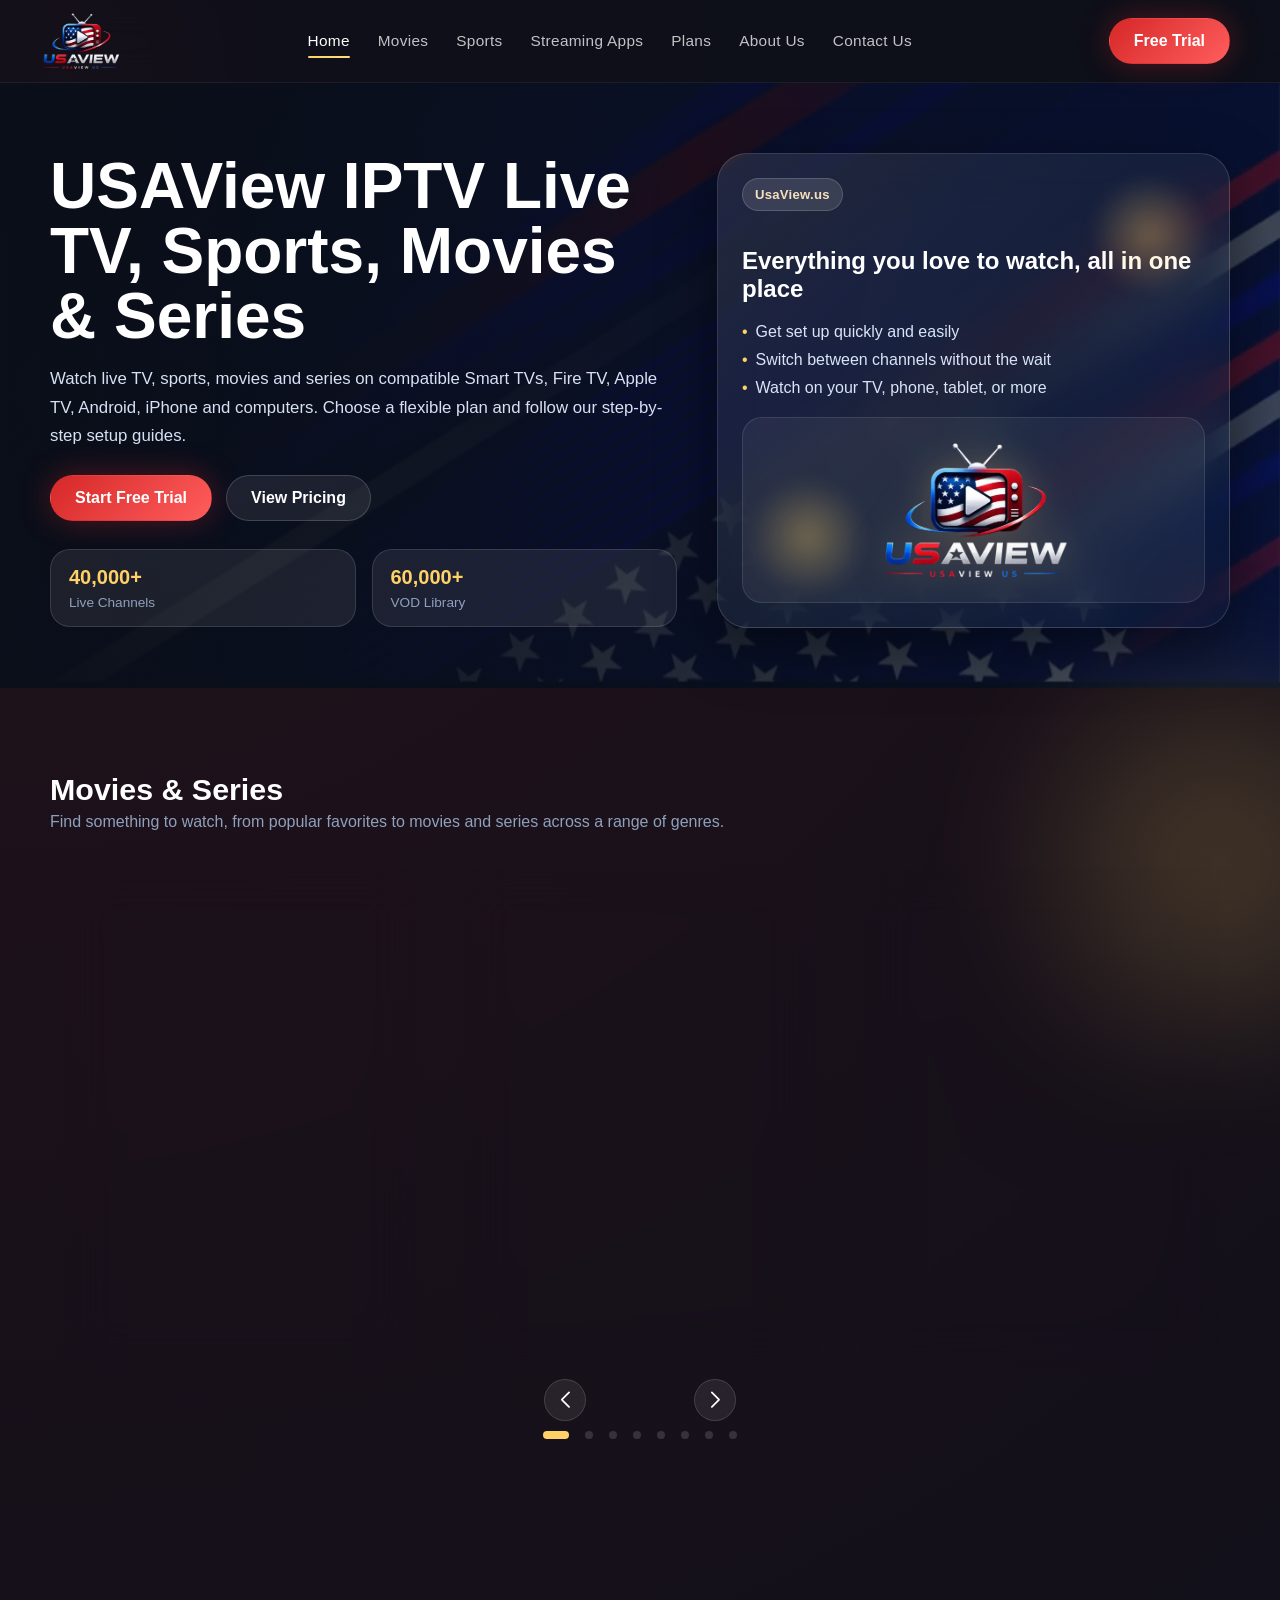
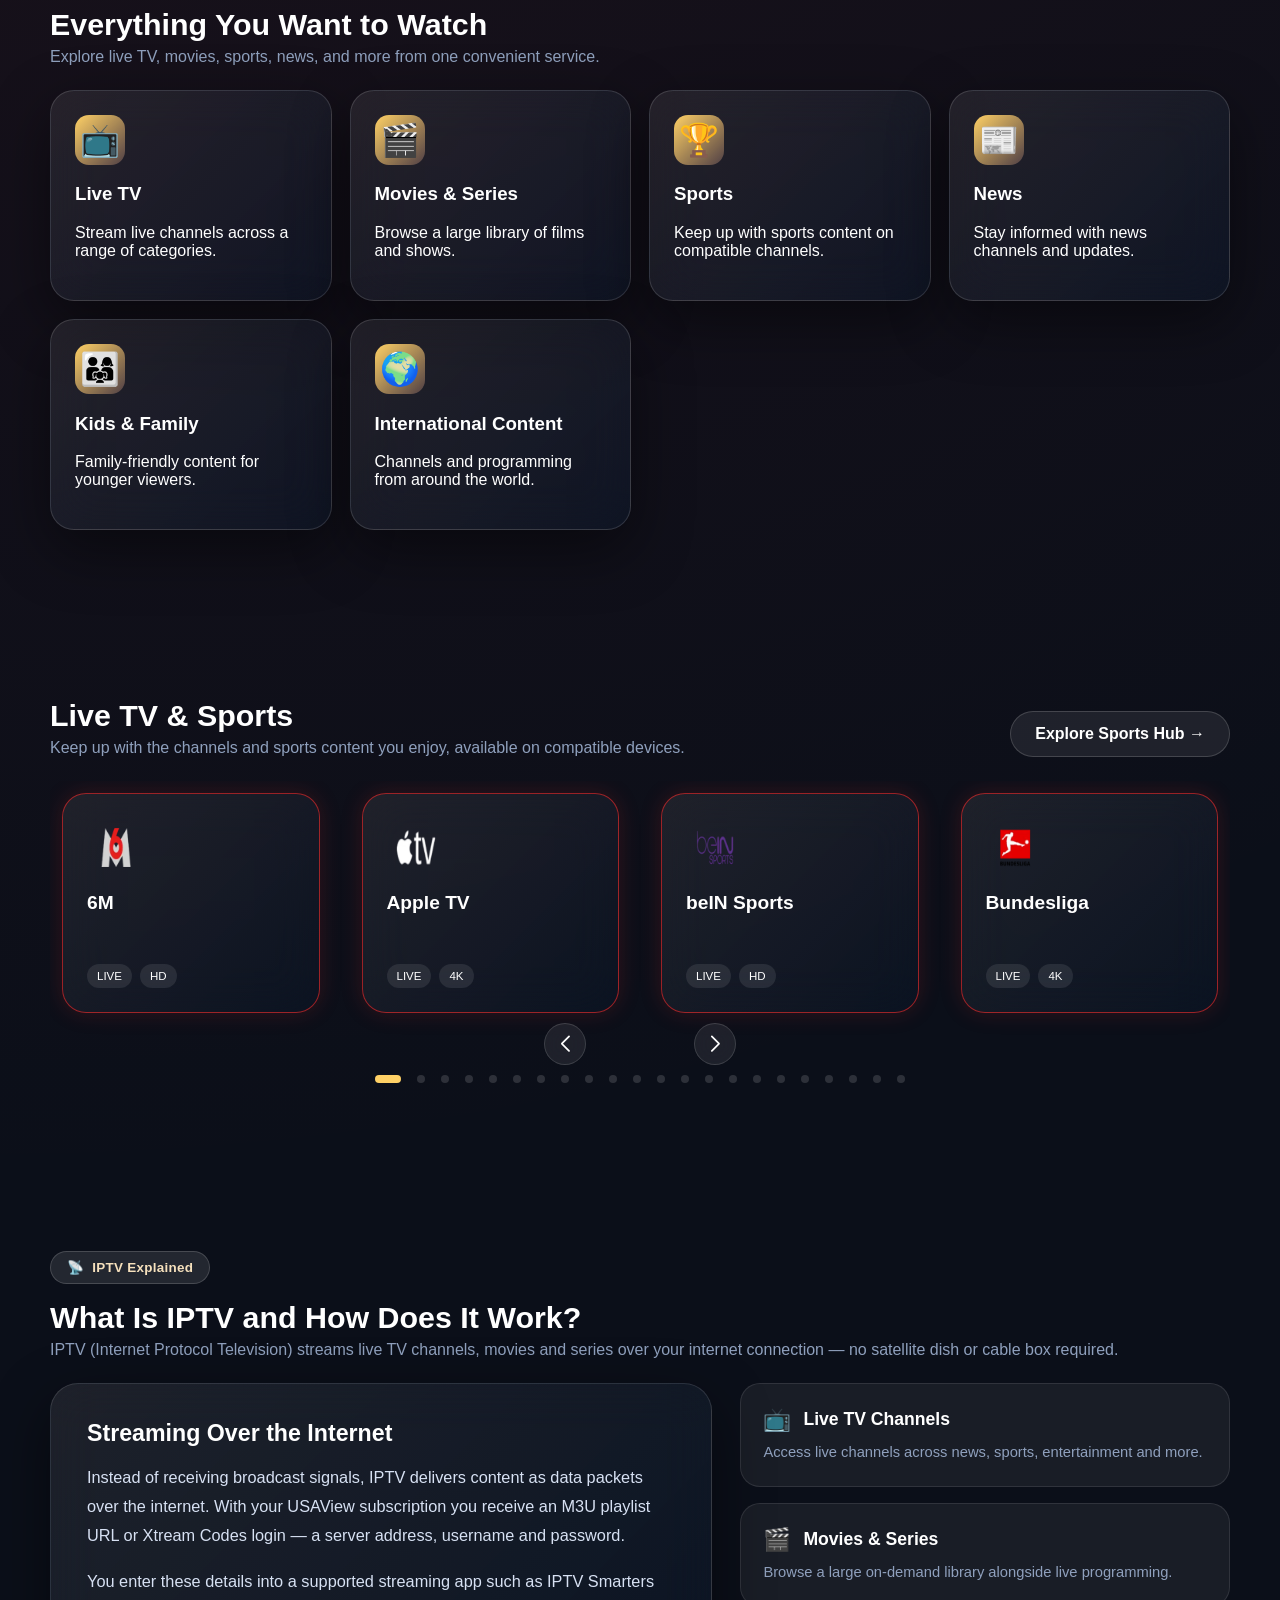
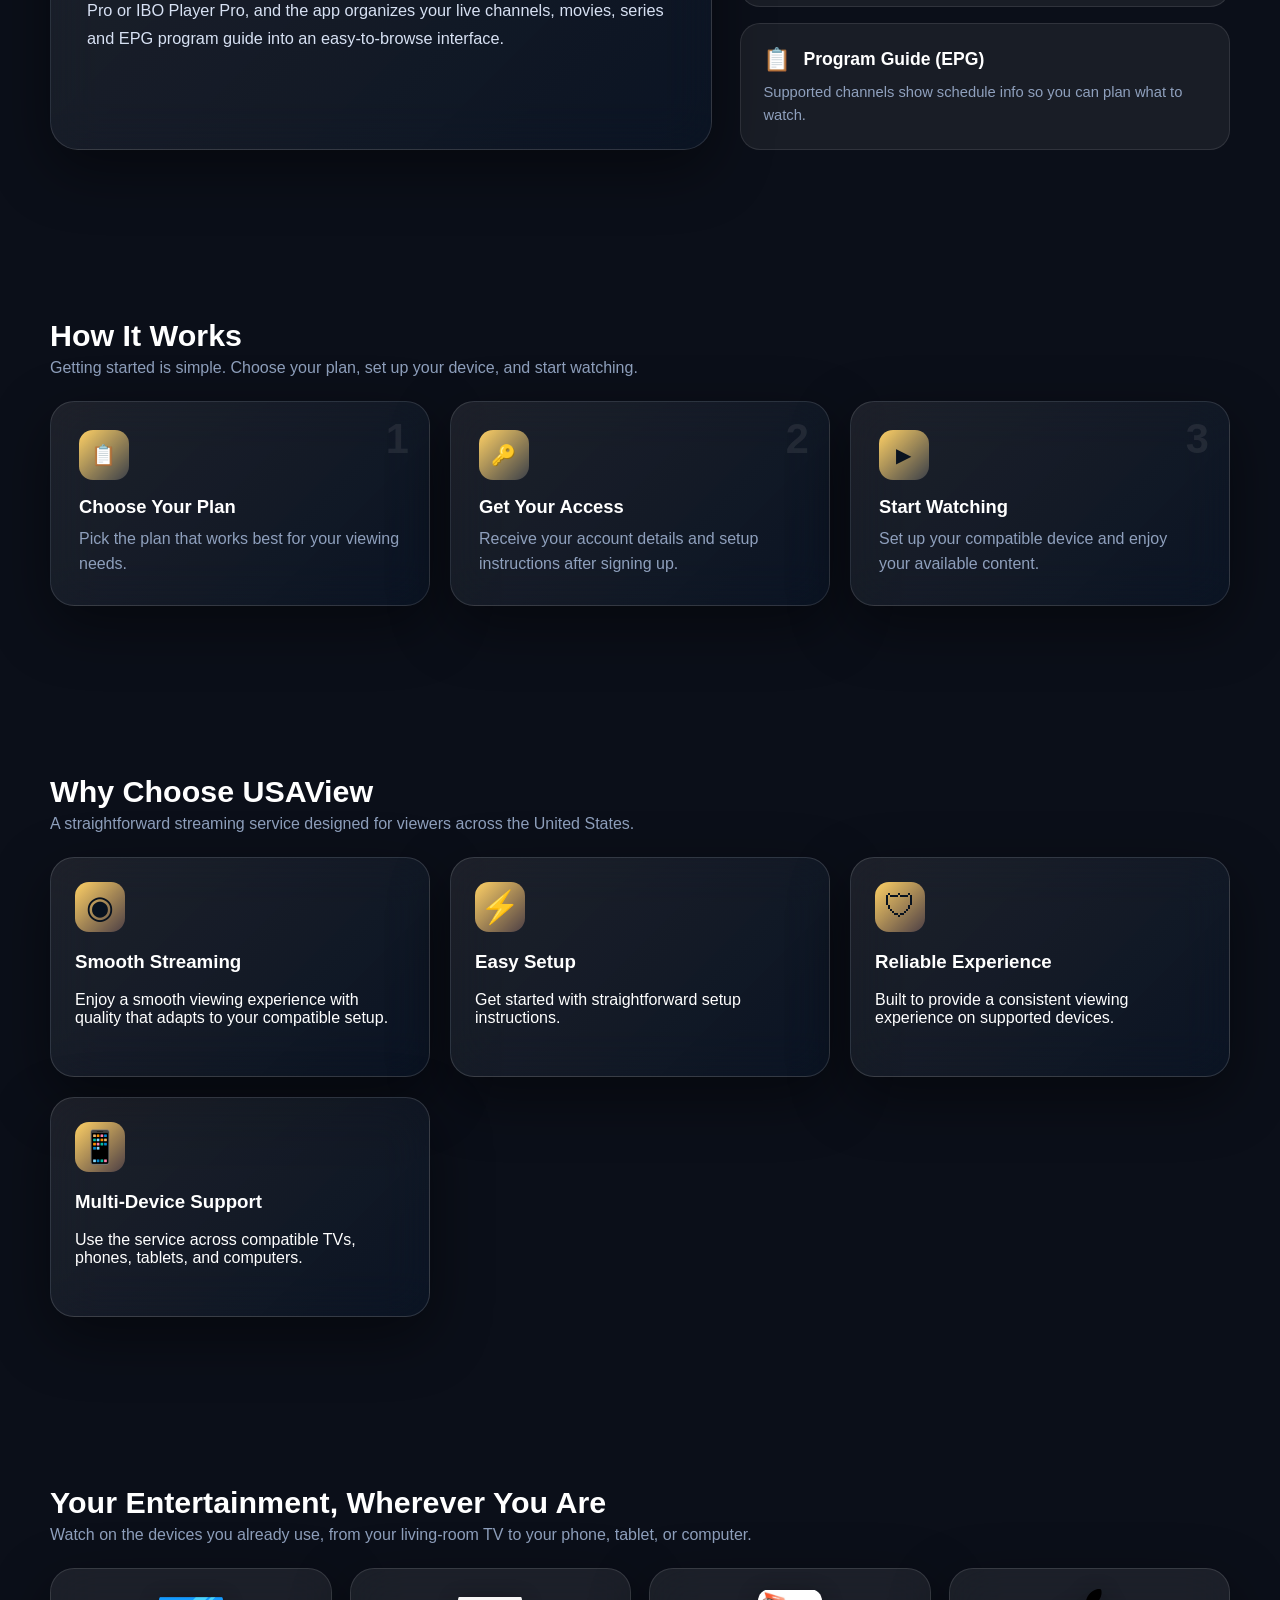
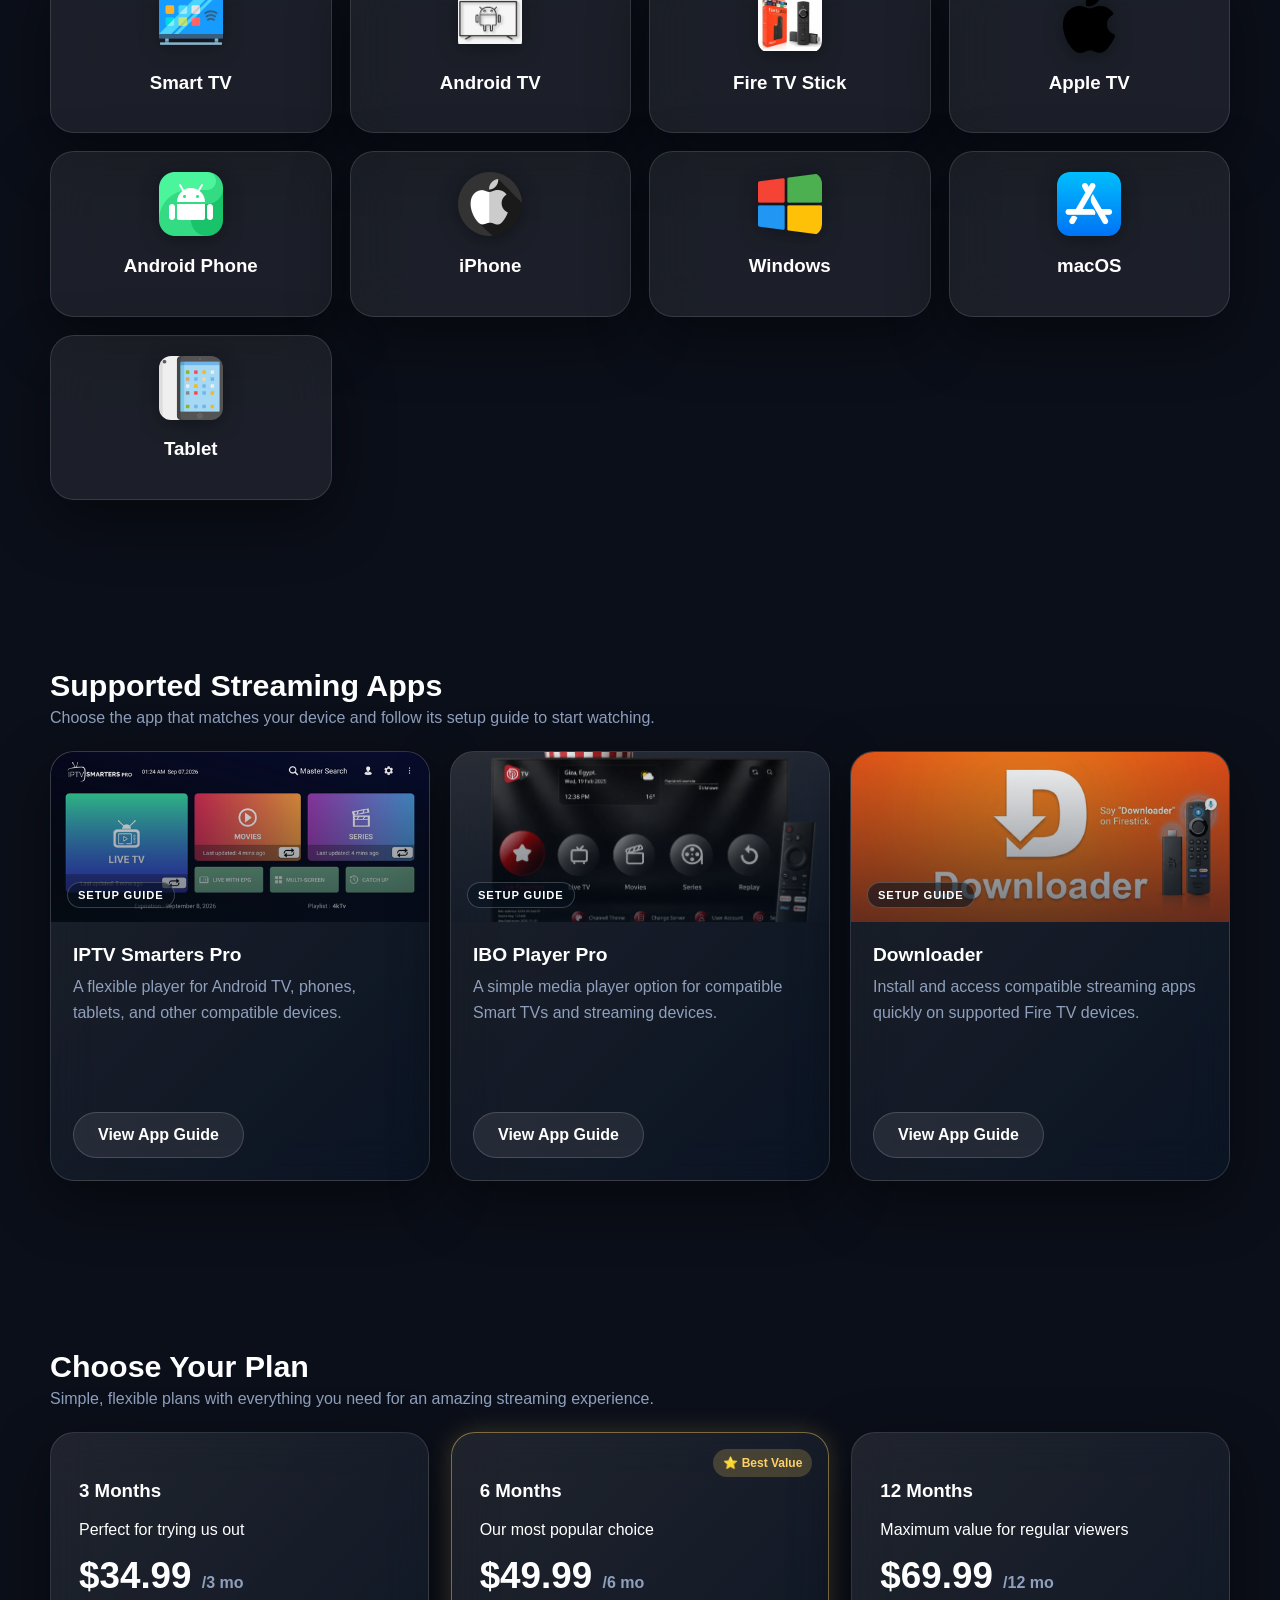
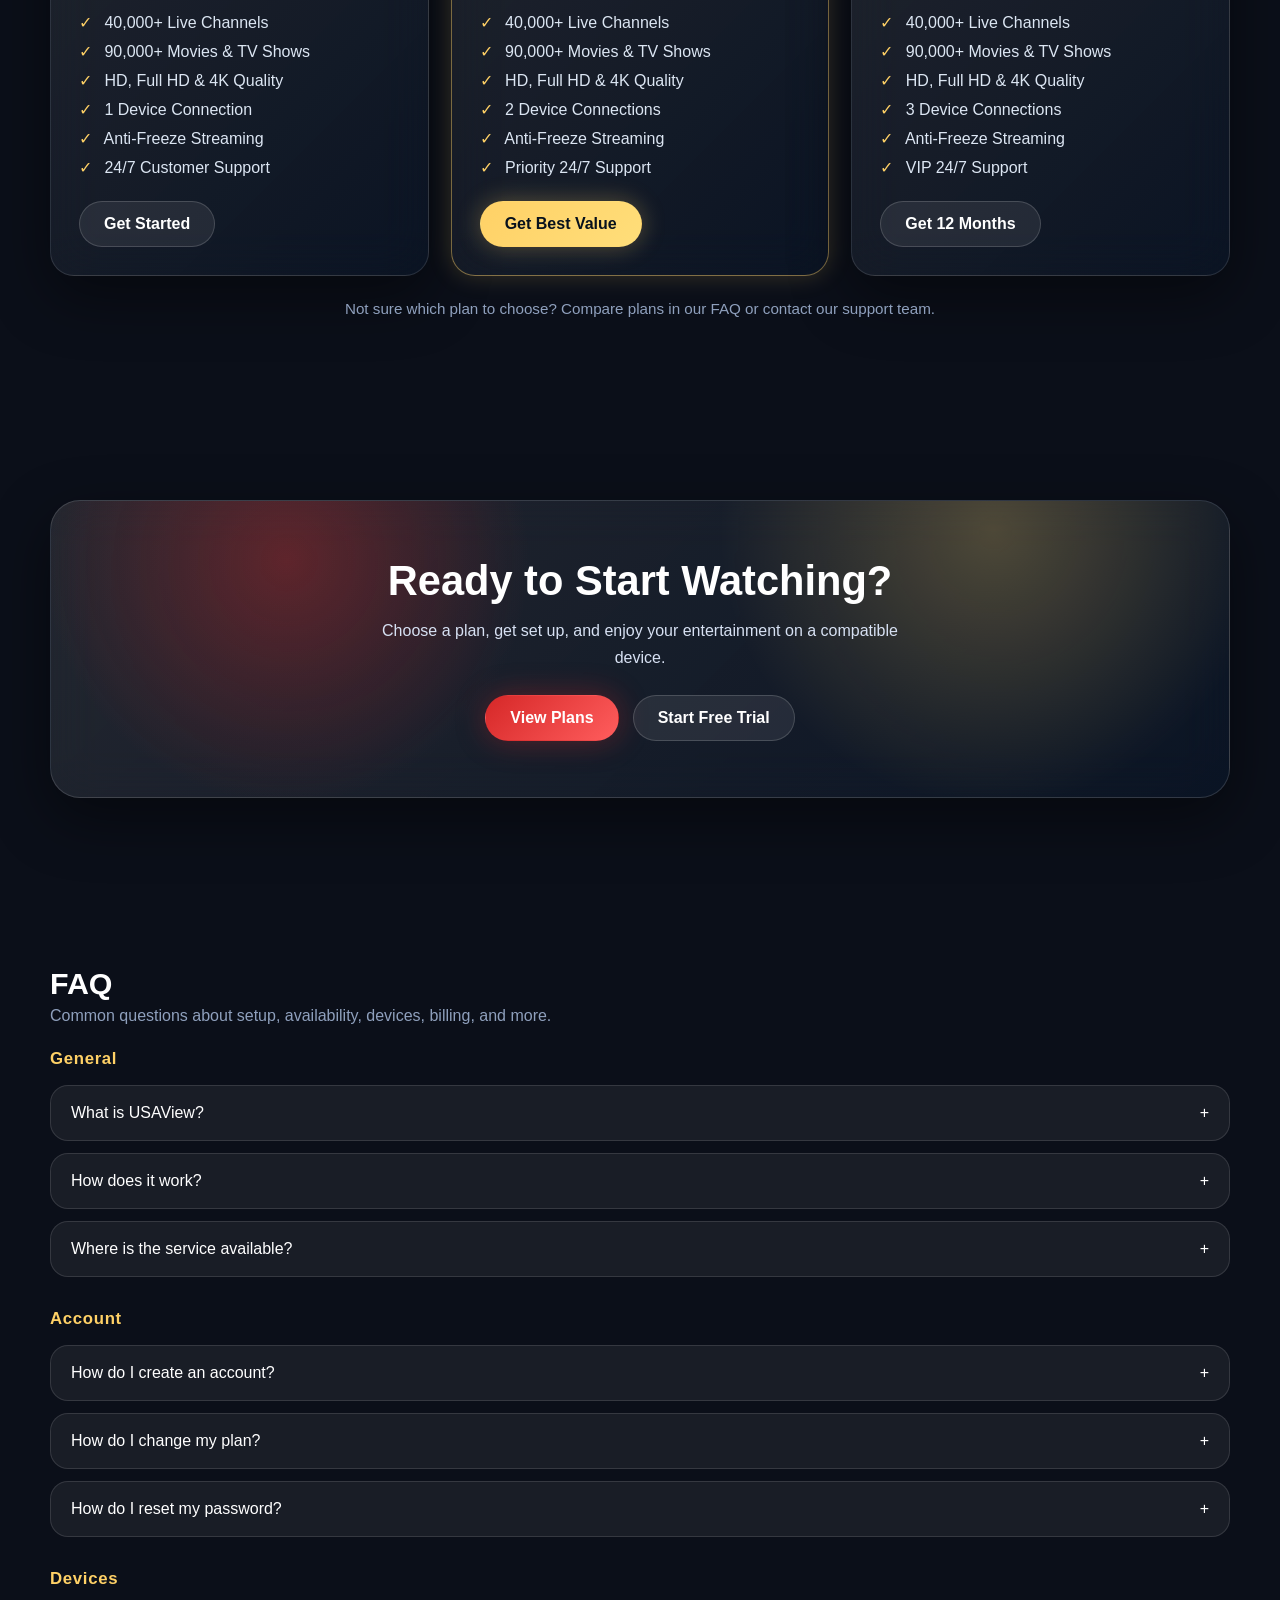
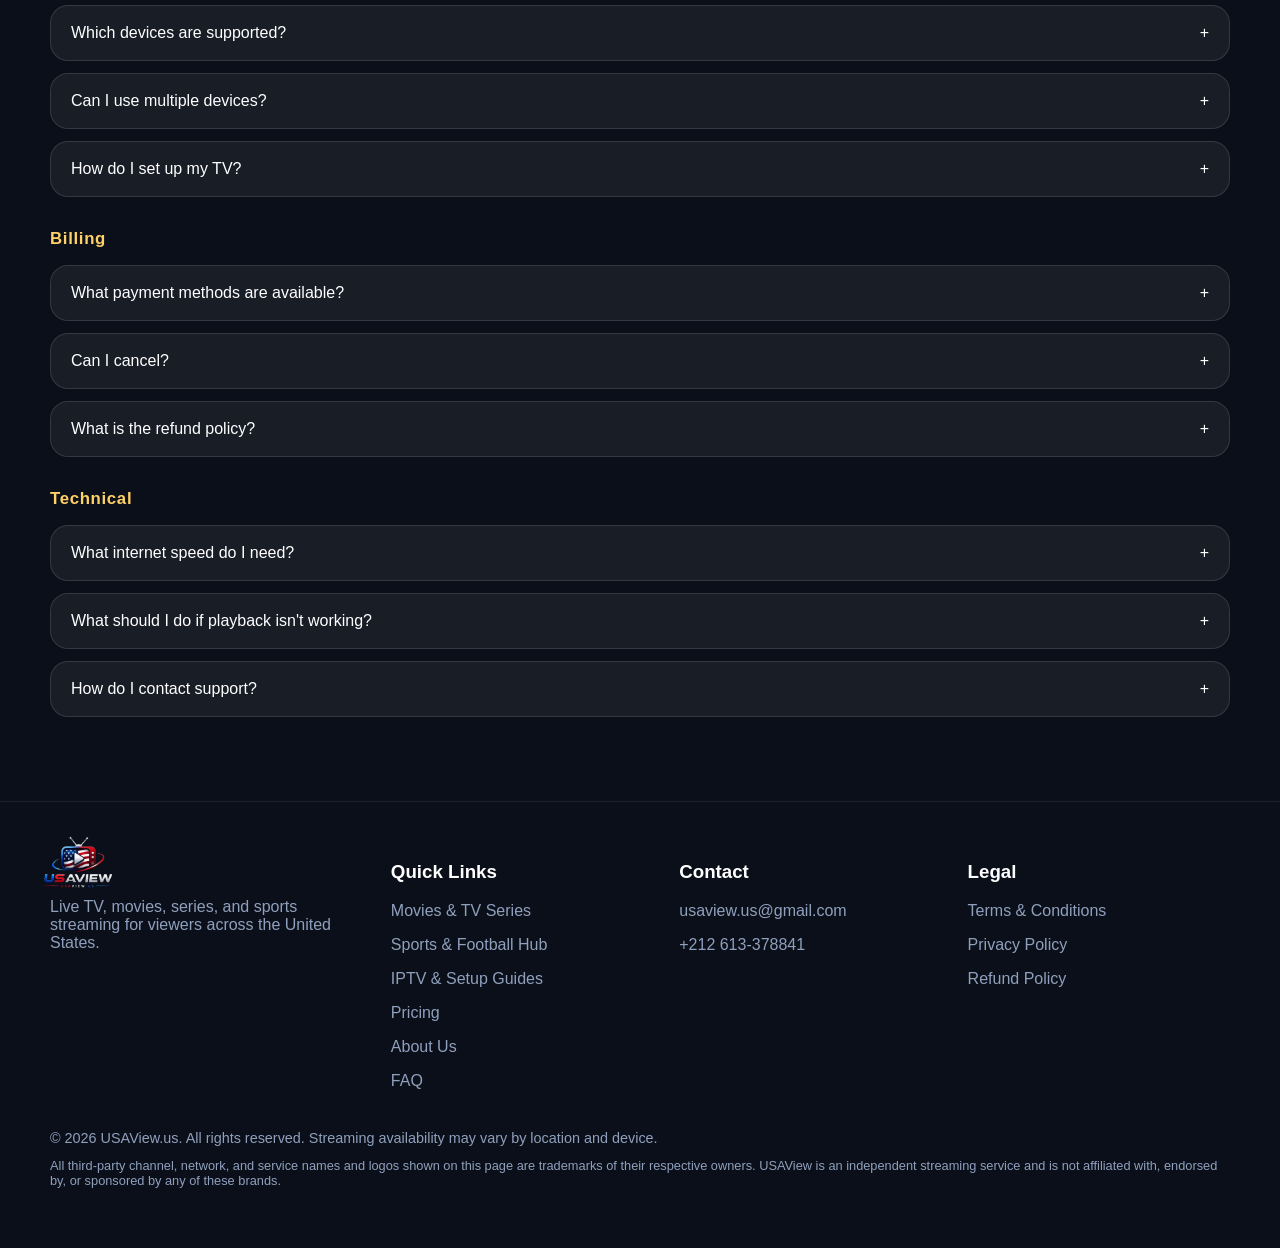
<file: index.html>
<!DOCTYPE html>
<html lang="en">

<!--
  Main page for USAView.us.
  - style.css controls layout, colors, responsive navbar, hero, cards, and the mobile menu.
  - scripts.js controls the mobile menu toggle, Swiper sliders, scroll reveal animations, counters, and FAQ behaviour.
-->

<head>
    <meta charset="UTF-8" />
    <meta name="viewport" content="width=device-width, initial-scale=1.0" />
    <meta name="description"
        content="Explore USAView IPTV for live TV, sports, movies and series on compatible Smart TVs, Fire TV, Apple TV, Android and mobile devices. View plans and setup guides." />

    <title>USAView IPTV – Live TV, Sports & Movies in the USA</title>

    <link rel="apple-touch-icon" sizes="180x180" href="favicon_io/apple-touch-icon.png">
    <link rel="icon" type="image/png" sizes="32x32" href="favicon_io/favicon-32x32.png">
    <link rel="icon" type="image/png" sizes="16x16" href="favicon_io/favicon-16x16.png">
    <link rel="manifest" href="favicon_io/site.webmanifest">


    <link rel="canonical" href="https://usaview.us/" />
    <meta name="robots" content="index, follow" />
    <meta name="theme-color" content="#0a0e17" />
    <!-- Open Graph -->
    <meta property="og:type" content="website" />
    <meta property="og:site_name" content="USAView" />
    <meta property="og:title" content="USAView | IPTV & Live TV Streaming in the USA" />
    <meta property="og:description"
        content="Live TV channels, movies, series, and sports streamed over the internet. Works on Smart TV, Fire TV Stick, Apple TV, and mobile devices." />
    <meta property="og:url" content="https://usaview.us/" />
    <meta property="og:image" content="https://usaview.us/assets/imgs/logos/logo.webp" />
    <meta property="og:locale" content="en_US" />
    <!-- Twitter / X Card -->
    <meta name="twitter:card" content="summary" />
    <meta name="twitter:title" content="USAView | IPTV & Live TV Streaming in the USA" />
    <meta name="twitter:description"
        content="Live TV channels, movies, series, and sports streamed over the internet. Easy setup and a free 24-hour trial." />
    <meta name="twitter:image" content="https://usaview.us/assets/imgs/logos/logo.webp" />
    <link rel="stylesheet" href="style.css">
    <link rel="stylesheet" href="https://cdn.jsdelivr.net/npm/swiper@11/swiper-bundle.min.css" />

</head>

<body>
    <header>
        <div class="container">
            <nav aria-label="Main navigation">
                <!-- logo image file from the project root -->
                <a class="logo" href="/">
                    <img src="assets/imgs/logos/logo.webp" alt="USAView.us logo">
                </a>
                <!-- nav-toggle is the mobile hamburger button controlled by scripts.js -->
                <a class="btn btn-primary btn-header"
                    href="https://wa.me/212613378841?text=hello%20usa%20view%20i%20want%20free%20trial%2024%20hours"
                    target="_blank" rel="noopener">Free Trial</a>
                <button class="nav-toggle" type="button" aria-label="Toggle navigation" aria-expanded="false"
                    aria-controls="navLinks">
                    <span class="bar"></span>
                    <span class="bar"></span>
                    <span class="bar"></span>
                </button>
                <!-- nav-links contains the main page anchors and gets the open class on mobile -->
                <div class="nav-links" id="navLinks">
                    <a href="/" class="active" aria-current="page">Home</a>
                    <a href="/movies">Movies</a>
                    <a href="/sports">Sports</a>
                    <a href="streaming-apps/">Streaming Apps</a>
                    <a href="#plans">Plans</a>
                    <a href="/about">About Us</a>
                    <a href="/contact">Contact Us</a>
                </div>
            </nav>
        </div>
    </header>

    <!-- Main page content starts here. Each section is styled in style.css and some sections are animated by scripts.js. -->


    <main class="home-page">
        <section class="hero">
            <div class="container hero-content">
                <!-- hero content uses reveal animation on scroll and appears in the hero section -->
                <div class="reveal">

                    <h1>USAView IPTV Live TV, Sports, Movies & Series</h1>

                    <p>Watch live TV, sports, movies and series on compatible Smart TVs, Fire TV, Apple TV, Android,
                        iPhone and computers. Choose a flexible plan and follow our step-by-step setup guides.</p>
                    <div class="hero-actions">
                        <a class="btn btn-primary"
                            href="https://wa.me/212613378841?text=hello%20usa%20view%20i%20want%20free%20trial%2024%20hours"
                            target="_blank" rel="noopener">Start Free Trial</a>
                        <a class="btn btn-secondary" href="#plans">View Pricing</a>
                    </div>
                    <div class="stats-grid">
                        <div class="stat-card">
                            <div class="stat-number" data-target="40000">40,000+</div>
                            <div class="stat-label">Live Channels</div>
                        </div>
                        <div class="stat-card">
                            <div class="stat-number" data-target="60000">60,000+</div>
                            <div class="stat-label">VOD Library</div>
                        </div>
                    </div>
                </div>
                <div class="reveal">
                    <div class="hero-card glass">
                        <div class="floating-orb one"></div>
                        <div class="floating-orb two"></div>
                        <div class="pill">UsaView.us</div>
                        <h2>Everything you love to watch, all in one place</h2>
                        <ul>
                            <li>Get set up quickly and easily</li>
                            <li>Switch between channels without the wait</li>
                            <li>Watch on your TV, phone, tablet, or more</li>
                        </ul>
                        <div class="hero-logo"><img src="assets/imgs/logos/logo.webp" alt="USAView.us logo"></div>
                    </div>
                </div>

            </div>
        </section>

        <section id="movies" aria-labelledby="movies-heading">
            <div class="container">
                <div class="section-head reveal">
                    <div>
                        <h2 id="movies-heading">Movies & Series</h2>
                        <p>Find something to watch, from popular favorites to movies and series across a range of
                            genres.</p>
                    </div>
                </div>
                <div class="swiper movies-swiper reveal">
                    <div class="swiper-wrapper">
                        <div class="swiper-slide">
                            <div class="movie-card glass">
                                <div class="thumb">
                                    <img src="assets/imgs/slider-movies/the odyssey.webp"
                                        alt="The Odyssey movie poster">
                                </div>
                                <div class="content">
                                    <span class="badge">4K</span>
                                    <h3>The Odyssey</h3>
                                    <p>Adventure • Drama</p>
                                </div>
                            </div>
                        </div>
                        <div class="swiper-slide">
                            <div class="movie-card glass">
                                <div class="thumb">
                                    <img src="assets/imgs/slider-movies/peaky-blinders-immortal-man.webp"
                                        alt="Peaky Blinders Immortal Man movie poster">
                                </div>
                                <div class="content">
                                    <span class="badge">4k</span>
                                    <h3>Peaky Blinders: Immortal Man</h3>
                                    <p>Crime • Drama</p>
                                </div>
                            </div>
                        </div>
                        <div class="swiper-slide">
                            <div class="movie-card glass">
                                <div class="thumb">
                                    <img src="assets/imgs/slider-movies/oppenheimer.webp"
                                        alt="Oppenheimer movie poster">
                                </div>
                                <div class="content">
                                    <span class="badge">4K</span>
                                    <h3>Oppenheimer</h3>
                                    <p>Drama • History</p>
                                </div>
                            </div>
                        </div>
                        <div class="swiper-slide">
                            <div class="movie-card glass">
                                <div class="thumb">
                                    <img src="assets/imgs/slider-movies/rango-animation.webp"
                                        alt="Rango animated movie poster">
                                </div>
                                <div class="content">
                                    <span class="badge">4k</span>
                                    <h3>Rango</h3>
                                    <p>Animation • Comedy</p>
                                </div>
                            </div>
                        </div>
                        <div class="swiper-slide">
                            <div class="movie-card glass">
                                <div class="thumb">
                                    <img src="assets/imgs/slider-movies/deep-cover.webp" alt="Deep Cover movie poster">
                                </div>
                                <div class="content">
                                    <span class="badge">4K</span>
                                    <h3>Deep Cover</h3>
                                    <p>Crime • Thriller</p>
                                </div>
                            </div>
                        </div>
                        <div class="swiper-slide">
                            <div class="movie-card glass">
                                <div class="thumb">
                                    <img src="assets/imgs/slider-movies/fall-2-deadpoint.webp"
                                        alt="Fall 2: Deadpoint movie poster">
                                </div>
                                <div class="content">
                                    <span class="badge">4K</span>
                                    <h3>Fall 2: Deadpoint</h3>
                                    <p>Action • Thriller</p>
                                </div>
                            </div>
                        </div>
                        <div class="swiper-slide">
                            <div class="movie-card glass">
                                <div class="thumb">
                                    <img src="assets/imgs/slider-movies/nobody-2.webp" alt="Nobody 2 movie poster">
                                </div>
                                <div class="content">
                                    <span class="badge">4K</span>
                                    <h3>Nobody 2</h3>
                                    <p>Action • Crime</p>
                                </div>
                            </div>
                        </div>
                        <div class="swiper-slide">
                            <div class="movie-card glass">
                                <div class="thumb">
                                    <img src="assets/imgs/slider-movies/the-witcher.webp"
                                        alt="The Witcher series poster">
                                </div>
                                <div class="content">
                                    <span class="badge">4K</span>
                                    <h3>The Witcher</h3>
                                    <p>Fantasy • Adventure</p>
                                </div>
                            </div>
                        </div>
                    </div>
                    <div class="swiper-button-next"></div>
                    <div class="swiper-button-prev"></div>
                    <div class="swiper-pagination"></div>
                </div>
            </div>
        </section>




        <!-- What's Included -->
        <section id="included" aria-labelledby="included-heading">
            <div class="container">
                <div class="section-head reveal">
                    <div>
                        <h2 id="included-heading">Everything You Want to Watch</h2>
                        <p>Explore live TV, movies, sports, news, and more from one convenient service.</p>
                    </div>
                </div>
                <div class="included-grid">
                    <div class="feature-card glass reveal">
                        <div class="icon" aria-hidden="true">📺</div>
                        <h3>Live TV</h3>
                        <p>Stream live channels across a range of categories.</p>
                    </div>
                    <div class="feature-card glass reveal">
                        <div class="icon" aria-hidden="true">🎬</div>
                        <h3>Movies & Series</h3>
                        <p>Browse a large library of films and shows.</p>
                    </div>
                    <div class="feature-card glass reveal">
                        <div class="icon" aria-hidden="true">🏆</div>
                        <h3>Sports</h3>
                        <p>Keep up with sports content on compatible channels.</p>
                    </div>
                    <div class="feature-card glass reveal">
                        <div class="icon" aria-hidden="true">📰</div>
                        <h3>News</h3>
                        <p>Stay informed with news channels and updates.</p>
                    </div>
                    <div class="feature-card glass reveal">
                        <div class="icon" aria-hidden="true">👨‍👩‍👧</div>
                        <h3>Kids & Family</h3>
                        <p>Family-friendly content for younger viewers.</p>
                    </div>
                    <div class="feature-card glass reveal">
                        <div class="icon" aria-hidden="true">🌍</div>
                        <h3>International Content</h3>
                        <p>Channels and programming from around the world.</p>
                    </div>

                </div>
            </div>
        </section>



        <section id="sports" aria-labelledby="sports-heading">
            <div class="container">

                <div class="section-head reveal">
                    <div>
                        <h2 id="sports-heading">Live TV & Sports</h2>
                        <p>Keep up with the channels and sports content you enjoy, available on compatible devices.</p>
                    </div>
                    <a class="btn btn-secondary" href="/sports">Explore Sports Hub →</a>
                </div>

                <div class="swiper sports-swiper reveal">
                    <div class="swiper-wrapper">

                        <!-- 6M -->
                        <div class="swiper-slide">
                            <div class="sports-card glass">
                                <div class="channel-logo">
                                    <img src="assets/imgs/swiper-channels/6m.webp" alt="6M channel logo">
                                </div>
                                <h3>6M</h3>
                                <div class="badge-row">
                                    <span class="pill-small">LIVE</span>
                                    <span class="pill-small">HD</span>
                                </div>
                            </div>
                        </div>



                        <!-- Apple TV -->
                        <div class="swiper-slide">
                            <div class="sports-card glass">
                                <div class="channel-logo">
                                    <img src="assets/imgs/swiper-channels/apple-tv.webp" alt="Apple TV channel logo">
                                </div>
                                <h3>Apple TV</h3>
                                <div class="badge-row">
                                    <span class="pill-small">LIVE</span>
                                    <span class="pill-small">4K</span>
                                </div>
                            </div>
                        </div>

                        <!-- beIN Sports -->
                        <div class="swiper-slide">
                            <div class="sports-card glass">
                                <div class="channel-logo">
                                    <img src="assets/imgs/swiper-channels/bein-sports.webp"
                                        alt="beIN Sports channel logo">
                                </div>
                                <h3>beIN Sports</h3>
                                <div class="badge-row">
                                    <span class="pill-small">LIVE</span>
                                    <span class="pill-small">HD</span>
                                </div>
                            </div>
                        </div>

                        <!-- Bundesliga -->
                        <div class="swiper-slide">
                            <div class="sports-card glass">
                                <div class="channel-logo">
                                    <img src="assets/imgs/swiper-channels/bundesliga.webp"
                                        alt="Bundesliga channel logo">
                                </div>
                                <h3>Bundesliga</h3>
                                <div class="badge-row">
                                    <span class="pill-small">LIVE</span>
                                    <span class="pill-small">4K</span>
                                </div>
                            </div>
                        </div>

                        <!-- Canal+ -->
                        <div class="swiper-slide">
                            <div class="sports-card glass">
                                <div class="channel-logo">
                                    <img src="assets/imgs/swiper-channels/canal-plus.webp" alt="Canal+ channel logo">
                                </div>
                                <h3>Canal+</h3>
                                <div class="badge-row">
                                    <span class="pill-small">LIVE</span>
                                    <span class="pill-small">HD</span>
                                </div>
                            </div>
                        </div>



                        <!-- Disney Channel -->
                        <div class="swiper-slide">
                            <div class="sports-card glass">
                                <div class="channel-logo">
                                    <img src="assets/imgs/swiper-channels/disnep-channel.webp"
                                        alt="Disney Channel logo">
                                </div>
                                <h3>Disney Channel</h3>
                                <div class="badge-row">
                                    <span class="pill-small">LIVE</span>
                                    <span class="pill-small">HD</span>
                                </div>
                            </div>
                        </div>

                        <!-- ESPN -->
                        <div class="swiper-slide">
                            <div class="sports-card glass">
                                <div class="channel-logo">
                                    <img src="assets/imgs/swiper-channels/espn.webp" alt="ESPN channel logo">
                                </div>
                                <h3>ESPN</h3>
                                <div class="badge-row">
                                    <span class="pill-small">LIVE</span>
                                    <span class="pill-small">4K</span>
                                </div>
                            </div>
                        </div>

                        <!-- Film -->
                        <div class="swiper-slide">
                            <div class="sports-card glass">
                                <div class="channel-logo">
                                    <img src="assets/imgs/swiper-channels/film.webp" alt="Film channel logo">
                                </div>
                                <h3>Film</h3>
                                <div class="badge-row">
                                    <span class="pill-small">LIVE</span>
                                    <span class="pill-small">HD</span>
                                </div>
                            </div>
                        </div>

                        <!-- Fox Sports -->
                        <div class="swiper-slide">
                            <div class="sports-card glass">
                                <div class="channel-logo">
                                    <img src="assets/imgs/swiper-channels/fox.webp" alt="Fox Sports channel logo">
                                </div>
                                <h3>Fox Sports</h3>
                                <div class="badge-row">
                                    <span class="pill-small">LIVE</span>
                                    <span class="pill-small">HD</span>
                                </div>
                            </div>
                        </div>

                        <!-- Fubo TV -->
                        <div class="swiper-slide">
                            <div class="sports-card glass">
                                <div class="channel-logo">
                                    <img src="assets/imgs/swiper-channels/fubo-tv.webp" alt="Fubo TV channel logo">
                                </div>
                                <h3>Fubo TV</h3>
                                <div class="badge-row">
                                    <span class="pill-small">LIVE</span>
                                    <span class="pill-small">HD</span>
                                </div>
                            </div>
                        </div>

                        <!-- HBO Max -->
                        <div class="swiper-slide">
                            <div class="sports-card glass">
                                <div class="channel-logo">
                                    <img src="assets/imgs/swiper-channels/hbo-max.webp" alt="HBO Max channel logo">
                                </div>
                                <h3>HBO Max</h3>
                                <div class="badge-row">
                                    <span class="pill-small">LIVE</span>
                                    <span class="pill-small">4K</span>
                                </div>
                            </div>
                        </div>

                        <!-- Hulu -->
                        <div class="swiper-slide">
                            <div class="sports-card glass">
                                <div class="channel-logo">
                                    <img src="assets/imgs/swiper-channels/hulu.webp" alt="Hulu channel logo">
                                </div>
                                <h3>Hulu</h3>
                                <div class="badge-row">
                                    <span class="pill-small">LIVE</span>
                                    <span class="pill-small">HD</span>
                                </div>
                            </div>
                        </div>



                        <!-- LaLiga -->
                        <div class="swiper-slide">
                            <div class="sports-card glass">
                                <div class="channel-logo">
                                    <img src="assets/imgs/swiper-channels/laliga.webp" alt="LaLiga channel logo">
                                </div>
                                <h3>LaLiga</h3>
                                <div class="badge-row">
                                    <span class="pill-small">LIVE</span>
                                    <span class="pill-small">4K</span>
                                </div>
                            </div>
                        </div>

                        <!-- Netflix -->
                        <div class="swiper-slide">
                            <div class="sports-card glass">
                                <div class="channel-logo">
                                    <img src="assets/imgs/swiper-channels/netflix.webp" alt="Netflix channel logo">
                                </div>
                                <h3>Netflix</h3>
                                <div class="badge-row">
                                    <span class="pill-small">LIVE</span>
                                    <span class="pill-small">4K</span>
                                </div>
                            </div>
                        </div>

                        <!-- OCS -->
                        <div class="swiper-slide">
                            <div class="sports-card glass">
                                <div class="channel-logo">
                                    <img src="assets/imgs/swiper-channels/ocs.webp" alt="OCS channel logo">
                                </div>
                                <h3>OCS</h3>
                                <div class="badge-row">
                                    <span class="pill-small">LIVE</span>
                                    <span class="pill-small">HD</span>
                                </div>
                            </div>
                        </div>

                        <!-- Planète+ -->
                        <div class="swiper-slide">
                            <div class="sports-card glass">
                                <div class="channel-logo">
                                    <img src="assets/imgs/swiper-channels/planete-plus.webp"
                                        alt="Planète+ channel logo">
                                </div>
                                <h3>Planète+</h3>
                                <div class="badge-row">
                                    <span class="pill-small">LIVE</span>
                                    <span class="pill-small">HD</span>
                                </div>
                            </div>
                        </div>

                        <!-- Premier League -->
                        <div class="swiper-slide">
                            <div class="sports-card glass">
                                <div class="channel-logo">
                                    <img src="assets/imgs/swiper-channels/premier-league.webp"
                                        alt="Premier League channel logo">
                                </div>
                                <h3>Premier League</h3>
                                <div class="badge-row">
                                    <span class="pill-small">LIVE</span>
                                    <span class="pill-small">4K</span>
                                </div>
                            </div>
                        </div>

                        <!-- RMC Sport -->
                        <div class="swiper-slide">
                            <div class="sports-card glass">
                                <div class="channel-logo">
                                    <img src="assets/imgs/swiper-channels/rmc-sport.webp" alt="RMC Sport channel logo">
                                </div>
                                <h3>RMC Sport</h3>
                                <div class="badge-row">
                                    <span class="pill-small">LIVE</span>
                                    <span class="pill-small">HD</span>
                                </div>
                            </div>
                        </div>

                        <!-- Ziggo Sport -->
                        <div class="swiper-slide">
                            <div class="sports-card glass">
                                <div class="channel-logo">
                                    <img src="assets/imgs/swiper-channels/ziggo-sport.webp"
                                        alt="Ziggo Sport channel logo">
                                </div>
                                <h3>Ziggo Sport</h3>
                                <div class="badge-row">
                                    <span class="pill-small">LIVE</span>
                                    <span class="pill-small">HD</span>
                                </div>
                            </div>
                        </div>

                        <!-- Jupiler Pro League -->
                        <div class="swiper-slide">
                            <div class="sports-card glass">
                                <div class="channel-logo">
                                    <img src="assets/imgs/swiper-channels/jupiler-pro-league.webp"
                                        alt="Jupiler Pro League channel logo">
                                </div>
                                <h3>Jupiler Pro League</h3>
                                <div class="badge-row">
                                    <span class="pill-small">LIVE</span>
                                    <span class="pill-small">HD</span>
                                </div>
                            </div>
                        </div>

                        <!-- Amazon Prime Video -->
                        <div class="swiper-slide">
                            <div class="sports-card glass">
                                <div class="channel-logo">
                                    <img src="assets/imgs/swiper-channels/amazon-prime-video.webp"
                                        alt="Amazon Prime Video channel logo">
                                </div>
                                <h3>Amazon Prime Video</h3>
                                <div class="badge-row">
                                    <span class="pill-small">LIVE</span>
                                    <span class="pill-small">4K</span>
                                </div>
                            </div>
                        </div>

                        <!-- Champions League -->
                        <div class="swiper-slide">
                            <div class="sports-card glass">
                                <div class="channel-logo">
                                    <img src="assets/imgs/swiper-channels/champions-league.webp"
                                        alt="Champions League channel logo">
                                </div>
                                <h3>Champions League</h3>
                                <div class="badge-row">
                                    <span class="pill-small">LIVE</span>
                                    <span class="pill-small">4K</span>
                                </div>
                            </div>
                        </div>

                    </div>

                    <div class="swiper-button-next"></div>
                    <div class="swiper-button-prev"></div>
                    <div class="swiper-pagination"></div>
                </div>
            </div>
        </section>


        <section id="what-is-iptv" aria-labelledby="iptv-title">

            <div class="container">

                <div class="section-head reveal">

                    <div>

                        <div class="pill">
                            <span aria-hidden="true">📡</span> IPTV Explained
                        </div>

                        <h2 id="iptv-title">
                            What Is IPTV and How Does It Work?
                        </h2>

                        <p>
                            IPTV (Internet Protocol Television) streams live TV channels,
                            movies and series over your internet connection — no satellite
                            dish or cable box required.
                        </p>

                    </div>

                </div>


                <div class="story-grid">

                    <div class="story-card glass reveal">

                        <h3>
                            Streaming Over the Internet
                        </h3>

                        <p>
                            Instead of receiving broadcast signals, IPTV delivers content
                            as data packets over the internet. With your USAView
                            subscription you receive an M3U playlist URL or Xtream Codes
                            login — a server address, username and password.
                        </p>

                        <p>
                            You enter these details into a supported streaming app such as
                            <a href="streaming-apps/iptv-smarters-pro/">IPTV Smarters Pro</a> or
                            <a href="streaming-apps/ibo-player/">IBO Player Pro</a>, and the app
                            organizes your live channels, movies, series and EPG program
                            guide into an easy-to-browse interface.
                        </p>

                    </div>


                    <div class="story-highlights">

                        <div class="highlight-item">
                            <div class="highlight-header">
                                <span class="highlight-icon" aria-hidden="true">📺</span>
                                <h4>Live TV Channels</h4>
                            </div>
                            <p>
                                Access live channels across news, sports, entertainment and more.
                            </p>
                        </div>

                        <div class="highlight-item">
                            <div class="highlight-header">
                                <span class="highlight-icon" aria-hidden="true">🎬</span>
                                <h4>Movies & Series</h4>
                            </div>
                            <p>
                                Browse a large on-demand library alongside live programming.
                            </p>
                        </div>

                        <div class="highlight-item">
                            <div class="highlight-header">
                                <span class="highlight-icon" aria-hidden="true">📋</span>
                                <h4>Program Guide (EPG)</h4>
                            </div>
                            <p>
                                Supported channels show schedule info so you can plan what to watch.
                            </p>
                        </div>

                    </div>

                </div>

            </div>

        </section>

        <!-- How It Works -->
        <section id="how-it-works" aria-labelledby="how-it-works-heading">
            <div class="container">
                <div class="section-head reveal">
                    <div>
                        <h2 id="how-it-works-heading">How It Works</h2>
                        <p>Getting started is simple. Choose your plan, set up your device, and start watching.</p>
                    </div>
                </div>
                <div class="steps-grid">
                    <div class="step-card glass reveal">
                        <div class="step-number">1</div>
                        <div class="icon" aria-hidden="true">📋</div>
                        <h3>Choose Your Plan</h3>
                        <p>Pick the plan that works best for your viewing needs.</p>
                    </div>
                    <div class="step-card glass reveal">
                        <div class="step-number">2</div>
                        <div class="icon" aria-hidden="true">🔑</div>
                        <h3>Get Your Access</h3>
                        <p>Receive your account details and setup instructions after signing up.</p>
                    </div>
                    <div class="step-card glass reveal">
                        <div class="step-number">3</div>
                        <div class="icon" aria-hidden="true">▶</div>
                        <h3>Start Watching</h3>
                        <p>Set up your compatible device and enjoy your available content.</p>
                    </div>
                </div>
            </div>
        </section>

        <section id="why-us" aria-labelledby="why-us-heading">
            <div class="container">
                <div class="section-head reveal">
                    <div>
                        <h2 id="why-us-heading">Why Choose USAView</h2>
                        <p>A straightforward streaming service designed for viewers across the United States.</p>
                    </div>
                </div>
                <div class="features-grid">
                    <div class="feature-card glass reveal">
                        <div class="icon" aria-hidden="true">◉</div>
                        <h3>Smooth Streaming</h3>
                        <p>Enjoy a smooth viewing experience with quality that adapts to your compatible setup.</p>
                    </div>
                    <div class="feature-card glass reveal">
                        <div class="icon" aria-hidden="true">⚡</div>
                        <h3>Easy Setup</h3>
                        <p>Get started with straightforward setup instructions.</p>
                    </div>
                    <div class="feature-card glass reveal">
                        <div class="icon" aria-hidden="true">🛡</div>
                        <h3>Reliable Experience</h3>
                        <p>Built to provide a consistent viewing experience on supported devices.</p>
                    </div>
                    <div class="feature-card glass reveal">
                        <div class="icon" aria-hidden="true">📱</div>
                        <h3>Multi-Device Support</h3>
                        <p>Use the service across compatible TVs, phones, tablets, and computers.</p>
                    </div>

                </div>
            </div>
        </section>

        <section id="devices" aria-labelledby="devices-heading">
            <div class="container">
                <div class="section-head reveal">
                    <div>
                        <h2 id="devices-heading">Your Entertainment, Wherever You Are</h2>
                        <p>Watch on the devices you already use, from your living-room TV to your phone, tablet, or
                            computer.</p>
                    </div>
                </div>
                <div class="device-grid">
                    <div class="device-card glass reveal">
                        <div class="device-icon"><img src="assets/imgs/devices/smart-tv.webp" alt="Smart TV"
                                loading="lazy" width="56" height="56"></div>
                        <h3>Smart TV</h3>
                    </div>
                    <div class="device-card glass reveal">
                        <div class="device-icon"><img src="assets/imgs/devices/Android%20TV.jpeg" alt="Android TV"
                                loading="lazy" width="56" height="56"></div>
                        <h3>Android TV</h3>
                    </div>
                    <div class="device-card glass reveal">
                        <div class="device-icon"><img src="assets/imgs/devices/firestick.jpg" alt="Fire TV Stick"
                                loading="lazy" width="56" height="56"></div>
                        <h3>Fire TV Stick</h3>
                    </div>
                    <div class="device-card glass reveal">
                        <div class="device-icon"><img src="assets/imgs/devices/apple.png" alt="Apple TV" loading="lazy"
                                width="56" height="56"></div>
                        <h3>Apple TV</h3>
                    </div>
                    <div class="device-card glass reveal">
                        <div class="device-icon"><img src="assets/imgs/devices/android.webp" alt="Android Phone"
                                loading="lazy" width="56" height="56"></div>
                        <h3>Android Phone</h3>
                    </div>
                    <div class="device-card glass reveal">
                        <div class="device-icon"><img src="assets/imgs/devices/apple%20(1).webp" alt="iPhone"
                                loading="lazy" width="56" height="56"></div>
                        <h3>iPhone</h3>
                    </div>
                    <div class="device-card glass reveal">
                        <div class="device-icon"><img src="assets/imgs/devices/windows.webp" alt="Windows"
                                loading="lazy" width="56" height="56"></div>
                        <h3>Windows</h3>
                    </div>
                    <div class="device-card glass reveal">
                        <div class="device-icon"><img src="assets/imgs/devices/macOS.png" alt="macOS" loading="lazy"
                                width="56" height="56"></div>
                        <h3>macOS</h3>
                    </div>
                    <div class="device-card glass reveal">
                        <div class="device-icon"><img src="assets/imgs/devices/tablet.webp" alt="Tablet" loading="lazy"
                                width="56" height="56"></div>
                        <h3>Tablet</h3>
                    </div>
                </div>

            </div>
        </section>

        <section id="streaming-apps" aria-labelledby="streaming-apps-heading">
            <div class="container">
                <div class="section-head reveal">
                    <div>
                        <h2 id="streaming-apps-heading">Supported Streaming Apps</h2>
                        <p>Choose the app that matches your device and follow its setup guide to start watching.</p>
                    </div>
                </div>

                <div class="apps-grid">
                    <article class="app-card glass reveal">
                        <div class="app-image">
                            <span class="app-label">Setup guide</span>
                            <img src="assets/imgs/setup/iptv-smarters/iptv-smarters-pro-home3.webp"
                                alt="Android TV for IPTV Smarters Pro" loading="lazy" width="640" height="360">
                        </div>
                        <div class="app-content">
                            <h3>IPTV Smarters Pro</h3>
                            <p>A flexible player for Android TV, phones, tablets, and other compatible devices.</p>
                            <a class="btn btn-secondary" href="streaming-apps/iptv-smarters-pro/">View App Guide</a>
                        </div>
                    </article>

                    <article class="app-card glass reveal">
                        <div class="app-image">
                            <span class="app-label">Setup guide</span>
                            <img src="assets/imgs/setup/ibo-player/ibobanner.webp"
                                alt="Fire TV Stick for IBO Player Pro" loading="lazy" width="640" height="360">
                        </div>
                        <div class="app-content">
                            <h3>IBO Player Pro</h3>
                            <p>A simple media player option for compatible Smart TVs and streaming devices.</p>
                            <a class="btn btn-secondary" href="streaming-apps/ibo-player/">View App Guide</a>
                        </div>
                    </article>

                    <article class="app-card glass reveal">
                        <div class="app-image">
                            <span class="app-label">Setup guide</span>
                            <img src="assets/imgs/setup/downloader/downloader-banner.webp"
                                alt="Android phone for Downloader app" loading="lazy" width="640" height="360">
                        </div>
                        <div class="app-content">
                            <h3>Downloader</h3>
                            <p>Install and access compatible streaming apps quickly on supported Fire TV devices.</p>
                            <a class="btn btn-secondary" href="streaming-apps/downloader/">View App Guide</a>
                        </div>
                    </article>
                </div>
            </div>
        </section>

        <section id="plans" aria-labelledby="plans-heading">
            <div class="container">
                <div class="section-head reveal">
                    <div>
                        <h2 id="plans-heading">Choose Your Plan</h2>
                        <p>Simple, flexible plans with everything you need for an amazing streaming experience.</p>
                    </div>
                </div>

                <div class="pricing-grid">

                    <!-- 3 Months -->
                    <div class="plan-card glass reveal">
                        <h3>3 Months</h3>
                        <p class="plan-subtitle">Perfect for trying us out</p>

                        <div class="price">
                            $34.99
                            <span style="font-size: 1rem; color: var(--muted);">/3 mo</span>
                        </div>

                        <ul>
                            <li> 40,000+ Live Channels</li>
                            <li> 90,000+ Movies & TV Shows</li>
                            <li> HD, Full HD & 4K Quality</li>
                            <li> 1 Device Connection</li>
                            <li> Anti-Freeze Streaming</li>
                            <li> 24/7 Customer Support</li>
                        </ul>

                        <a class="btn btn-secondary" target="_blank" rel="noopener"
                            href="https://wa.me/212613378841?text=hello%20usa%20view%2C%20I%27d%20like%20the%203%20month%20plan">Get
                            Started</a>
                    </div>

                    <!-- 6 Months -->
                    <div class="plan-card glass popular reveal">
                        <div class="popular-badge">⭐ Best Value</div>

                        <h3>6 Months</h3>
                        <p class="plan-subtitle">Our most popular choice</p>

                        <div class="price">
                            $49.99
                            <span style="font-size: 1rem; color: var(--muted);">/6 mo</span>
                        </div>

                        <ul>
                            <li> 40,000+ Live Channels</li>
                            <li> 90,000+ Movies & TV Shows</li>
                            <li> HD, Full HD & 4K Quality</li>
                            <li> 2 Device Connections</li>
                            <li> Anti-Freeze Streaming</li>
                            <li> Priority 24/7 Support</li>
                        </ul>

                        <a class="btn btn-gold" target="_blank" rel="noopener"
                            href="https://wa.me/212613378841?text=hello%20usa%20view%2C%20I%27d%20like%20the%206%20month%20plan">Get
                            Best Value</a>
                    </div>

                    <!-- 12 Months -->
                    <div class="plan-card glass reveal">
                        <h3>12 Months</h3>
                        <p class="plan-subtitle">Maximum value for regular viewers</p>

                        <div class="price">
                            $69.99
                            <span style="font-size: 1rem; color: var(--muted);">/12 mo</span>
                        </div>

                        <ul>
                            <li> 40,000+ Live Channels</li>
                            <li> 90,000+ Movies & TV Shows</li>
                            <li> HD, Full HD & 4K Quality</li>
                            <li> 3 Device Connections</li>
                            <li> Anti-Freeze Streaming</li>
                            <li> VIP 24/7 Support</li>
                        </ul>

                        <a class="btn btn-secondary" target="_blank" rel="noopener"
                            href="https://wa.me/212613378841?text=hello%20usa%20view%2C%20I%27d%20like%20the%2012%20month%20plan">Get
                            12 Months</a>
                    </div>

                </div>

                <p class="pricing-note reveal">
                    Not sure which plan to choose?
                    <a href="#faq">Compare plans in our FAQ</a> or contact our support team.
                </p>
            </div>
        </section>


        <!-- Final CTA -->
        <section id="cta" aria-labelledby="cta-heading">
            <div class="container">
                <div class="cta-box glass reveal">
                    <h2 id="cta-heading">Ready to Start Watching?</h2>
                    <p>Choose a plan, get set up, and enjoy your entertainment on a compatible device.</p>
                    <div class="cta-actions">
                        <a class="btn btn-primary" href="#plans">View Plans</a>
                        <a class="btn btn-secondary"
                            href="https://wa.me/212613378841?text=hello%20usa%20view%20i%20want%20free%20trial%2024%20hours"
                            target="_blank" rel="noopener">Start Free Trial</a>
                    </div>
                </div>
            </div>
        </section>

        <section id="faq" aria-labelledby="faq-heading">
            <div class="container">
                <div class="section-head reveal">
                    <div>
                        <h2 id="faq-heading">FAQ</h2>
                        <p>Common questions about setup, availability, devices, billing, and more.</p>
                    </div>
                </div>
                <div class="faq-list reveal">

                    <h3 class="faq-category">General</h3>
                    <div class="faq-item">
                        <button class="faq-question" type="button" aria-expanded="false" aria-controls="faq-a-1"
                            id="faq-q-1">What is USAView?<span aria-hidden="true">+</span></button>
                        <div class="faq-answer" id="faq-a-1" role="region" aria-labelledby="faq-q-1">
                            <p>USAView is a streaming service that offers live TV channels, movies, series, and sports
                                content for viewers in the United States.</p>
                        </div>
                    </div>
                    <div class="faq-item">
                        <button class="faq-question" type="button" aria-expanded="false" aria-controls="faq-a-2"
                            id="faq-q-2">How does it work?<span aria-hidden="true">+</span></button>
                        <div class="faq-answer" id="faq-a-2" role="region" aria-labelledby="faq-q-2">
                            <p>Choose a plan, sign up, and you'll receive your account details and setup instructions.
                                Then install the app on a compatible device and start watching.</p>
                        </div>
                    </div>
                    <div class="faq-item">
                        <button class="faq-question" type="button" aria-expanded="false" aria-controls="faq-a-3"
                            id="faq-q-3">Where is the service available?<span aria-hidden="true">+</span></button>
                        <div class="faq-answer" id="faq-a-3" role="region" aria-labelledby="faq-q-3">
                            <p>USAView is designed for viewers in the United States. Availability may vary by location
                                and device.</p>
                        </div>
                    </div>

                    <h3 class="faq-category">Account</h3>
                    <div class="faq-item">
                        <button class="faq-question" type="button" aria-expanded="false" aria-controls="faq-a-4"
                            id="faq-q-4">How do I create an account?<span aria-hidden="true">+</span></button>
                        <div class="faq-answer" id="faq-a-4" role="region" aria-labelledby="faq-q-4">
                            <p>Choose a plan on the pricing section and follow the sign-up steps. You'll receive your
                                account details by email.</p>
                        </div>
                    </div>
                    <div class="faq-item">
                        <button class="faq-question" type="button" aria-expanded="false" aria-controls="faq-a-5"
                            id="faq-q-5">How do I change my plan?<span aria-hidden="true">+</span></button>
                        <div class="faq-answer" id="faq-a-5" role="region" aria-labelledby="faq-q-5">
                            <p>Contact support and we'll help you switch to a plan that better fits your needs.</p>
                        </div>
                    </div>
                    <div class="faq-item">
                        <button class="faq-question" type="button" aria-expanded="false" aria-controls="faq-a-6"
                            id="faq-q-6">How do I reset my password?<span aria-hidden="true">+</span></button>
                        <div class="faq-answer" id="faq-a-6" role="region" aria-labelledby="faq-q-6">
                            <p>Reach out to our support team and we'll guide you through resetting your password.</p>
                        </div>
                    </div>

                    <h3 class="faq-category">Devices</h3>
                    <div class="faq-item">
                        <button class="faq-question" type="button" aria-expanded="false" aria-controls="faq-a-7"
                            id="faq-q-7">Which devices are supported?<span aria-hidden="true">+</span></button>
                        <div class="faq-answer" id="faq-a-7" role="region" aria-labelledby="faq-q-7">
                            <p>USAView works on compatible Smart TVs, Android TV, Fire TV Stick, Apple TV, phones,
                                tablets, Windows, and macOS devices.</p>
                        </div>
                    </div>
                    <div class="faq-item">
                        <button class="faq-question" type="button" aria-expanded="false" aria-controls="faq-a-8"
                            id="faq-q-8">Can I use multiple devices?<span aria-hidden="true">+</span></button>
                        <div class="faq-answer" id="faq-a-8" role="region" aria-labelledby="faq-q-8">
                            <p>Yes. Plans support multiple simultaneous connections depending on the package you
                                choose.</p>
                        </div>
                    </div>
                    <div class="faq-item">
                        <button class="faq-question" type="button" aria-expanded="false" aria-controls="faq-a-9"
                            id="faq-q-9">How do I set up my TV?<span aria-hidden="true">+</span></button>
                        <div class="faq-answer" id="faq-a-9" role="region" aria-labelledby="faq-q-9">
                            <p>Follow the setup instructions you receive after signing up, or check our setup guide for
                                step-by-step help.</p>
                        </div>
                    </div>

                    <h3 class="faq-category">Billing</h3>
                    <div class="faq-item">
                        <button class="faq-question" type="button" aria-expanded="false" aria-controls="faq-a-10"
                            id="faq-q-10">What payment methods are available?<span aria-hidden="true">+</span></button>
                        <div class="faq-answer" id="faq-a-10" role="region" aria-labelledby="faq-q-10">
                            <p>We accept common payment methods. Contact support for the full list of available
                                options.</p>
                        </div>
                    </div>
                    <div class="faq-item">
                        <button class="faq-question" type="button" aria-expanded="false" aria-controls="faq-a-11"
                            id="faq-q-11">Can I cancel?<span aria-hidden="true">+</span></button>
                        <div class="faq-answer" id="faq-a-11" role="region" aria-labelledby="faq-q-11">
                            <p>Yes. You can cancel your subscription at any time. Contact support for assistance.</p>
                        </div>
                    </div>
                    <div class="faq-item">
                        <button class="faq-question" type="button" aria-expanded="false" aria-controls="faq-a-12"
                            id="faq-q-12">What is the refund policy?<span aria-hidden="true">+</span></button>
                        <div class="faq-answer" id="faq-a-12" role="region" aria-labelledby="faq-q-12">
                            <p>Refund eligibility depends on your plan and usage. Contact support and we'll review your
                                situation.</p>
                        </div>
                    </div>

                    <h3 class="faq-category">Technical</h3>
                    <div class="faq-item">
                        <button class="faq-question" type="button" aria-expanded="false" aria-controls="faq-a-13"
                            id="faq-q-13">What internet speed do I need?<span aria-hidden="true">+</span></button>
                        <div class="faq-answer" id="faq-a-13" role="region" aria-labelledby="faq-q-13">
                            <p>A stable broadband connection is recommended for the best experience. Higher speeds help
                                with HD and 4K content.</p>
                        </div>
                    </div>
                    <div class="faq-item">
                        <button class="faq-question" type="button" aria-expanded="false" aria-controls="faq-a-14"
                            id="faq-q-14">What should I do if playback isn't working?<span
                                aria-hidden="true">+</span></button>
                        <div class="faq-answer" id="faq-a-14" role="region" aria-labelledby="faq-q-14">
                            <p>Check your internet connection, restart the app, and make sure your device is supported.
                                If the issue continues, contact support.</p>
                        </div>
                    </div>
                    <div class="faq-item">
                        <button class="faq-question" type="button" aria-expanded="false" aria-controls="faq-a-15"
                            id="faq-q-15">How do I contact support?<span aria-hidden="true">+</span></button>
                        <div class="faq-answer" id="faq-a-15" role="region" aria-labelledby="faq-q-15">
                            <p>Email us at usaview.us@gmail.com and our team will get back to you with assistance.</p>
                        </div>
                    </div>

                </div>
            </div>
        </section>
    </main>

    <footer>
        <div class="container footer-grid">
            <div>
                <!-- Footer logo image now replaces text branding -->
                <div class="logo footer-logo" style="margin-bottom: 10px;">
                    <img src="assets/imgs/logos/logo.webp" alt="USAView.us logo" width="140" height="40">
                </div>
                <p>Live TV, movies, series, and sports streaming for viewers across the United States.</p>
            </div>
            <div>
                <h3 style="color: var(--white);">Quick Links</h3>
                <p><a href="/movies">Movies & TV Series</a></p>
                <p><a href="/sports">Sports & Football Hub</a></p>
                <p><a href="streaming-apps/">IPTV & Setup Guides</a></p>
                <p><a href="#plans">Pricing</a></p>
                <p><a href="/about">About Us</a></p>
                <p><a href="#faq">FAQ</a></p>
            </div>
            <div>
                <h3 style="color: var(--white);">Contact</h3>
                <p><a href="mailto:usaview.us@gmail.com" style="color: inherit;">usaview.us@gmail.com</a></p>
                <p><a href="https://wa.me/212613378841" style="color: inherit;">+212 613-378841</a></p>
            </div>
            <div>
                <h3 style="color: var(--white);">Legal</h3>
                <p><a href="/terms">Terms & Conditions</a></p>
                <p><a href="/privacy">Privacy Policy</a></p>
                <p><a href="/refund-policy">Refund Policy</a></p>
            </div>
        </div>
        <div class="container" style="margin-top: 24px; font-size: .9rem;">© 2026 USAView.us. All rights reserved.
            Streaming availability may vary by location and device.</div>
        <div class="container" style="margin-top: 12px; font-size: .8rem;">
            All third-party channel, network, and service names and logos shown on this page are trademarks of their
            respective owners. USAView is an independent streaming service and is not affiliated with, endorsed by, or
            sponsored by any of these brands.
        </div>
    </footer>

    <script type="application/ld+json">
    {
      "@context": "https://schema.org",
      "@graph": [
        {
          "@type": "Organization",
          "@id": "https://usaview.us/#organization",
          "name": "USAView",
          "url": "https://usaview.us/",
          "email": "usaview.us@gmail.com",
          "logo": "https://usaview.us/assets/imgs/logos/logo.webp"
        },
        {
          "@type": "WebSite",
          "@id": "https://usaview.us/#website",
          "url": "https://usaview.us/",
          "name": "USAView",
          "publisher": { "@id": "https://usaview.us/#organization" },
          "inLanguage": "en-US"
        },
        {
          "@type": "WebPage",
          "@id": "https://usaview.us/#webpage",
          "url": "https://usaview.us/",
          "name": "USAView | IPTV & Live TV Streaming in the USA",
          "description": "USAView streams live TV channels, movies, series, and sports over the internet. Easy setup on Smart TV, Fire Stick, and mobile with a free 24-hour trial.",
          "isPartOf": { "@id": "https://usaview.us/#website" },
          "about": { "@id": "https://usaview.us/#organization" },
          "inLanguage": "en-US"
        },
        {
          "@type": "FAQPage",
          "@id": "https://usaview.us/#faq",
          "mainEntity": [
            {
              "@type": "Question",
              "name": "What is USAView?",
              "acceptedAnswer": { "@type": "Answer", "text": "USAView is a streaming service that offers live TV channels, movies, series, and sports content for viewers in the United States." }
            },
            {
              "@type": "Question",
              "name": "How does it work?",
              "acceptedAnswer": { "@type": "Answer", "text": "Choose a plan, sign up, and you'll receive your account details and setup instructions. Then install the app on a compatible device and start watching." }
            },
            {
              "@type": "Question",
              "name": "Where is the service available?",
              "acceptedAnswer": { "@type": "Answer", "text": "USAView is designed for viewers in the United States. Availability may vary by location and device." }
            },
            {
              "@type": "Question",
              "name": "Which devices are supported?",
              "acceptedAnswer": { "@type": "Answer", "text": "USAView works on compatible Smart TVs, Android TV, Fire TV Stick, Apple TV, phones, tablets, Windows, and macOS devices." }
            },
            {
              "@type": "Question",
              "name": "How do I contact support?",
              "acceptedAnswer": { "@type": "Answer", "text": "Email us at usaview.us@gmail.com and our team will get back to you with assistance." }
            }
          ]
        }
      ]
    }
    </script>

    <script src="https://cdn.jsdelivr.net/npm/swiper@11/swiper-bundle.min.js"></script>
    <script src="scripts.js"></script>
</body>

</html>
</file>
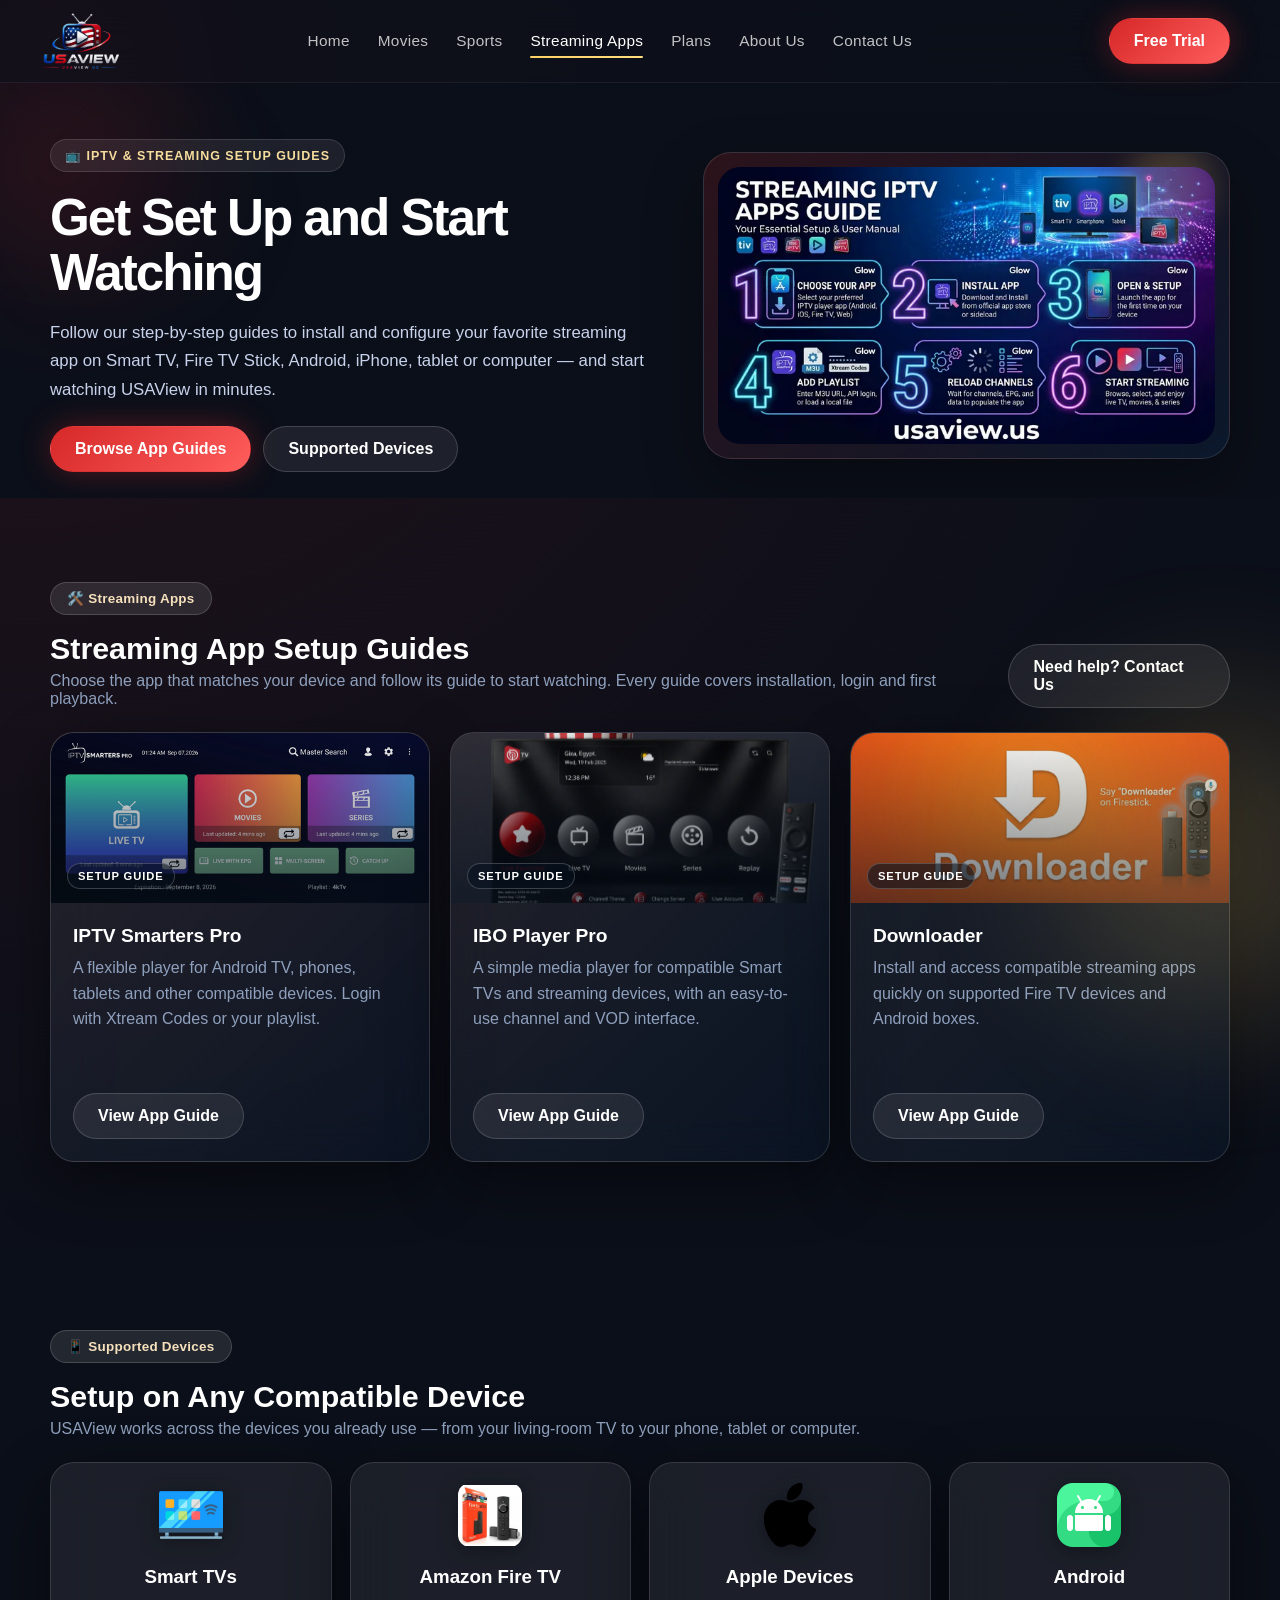
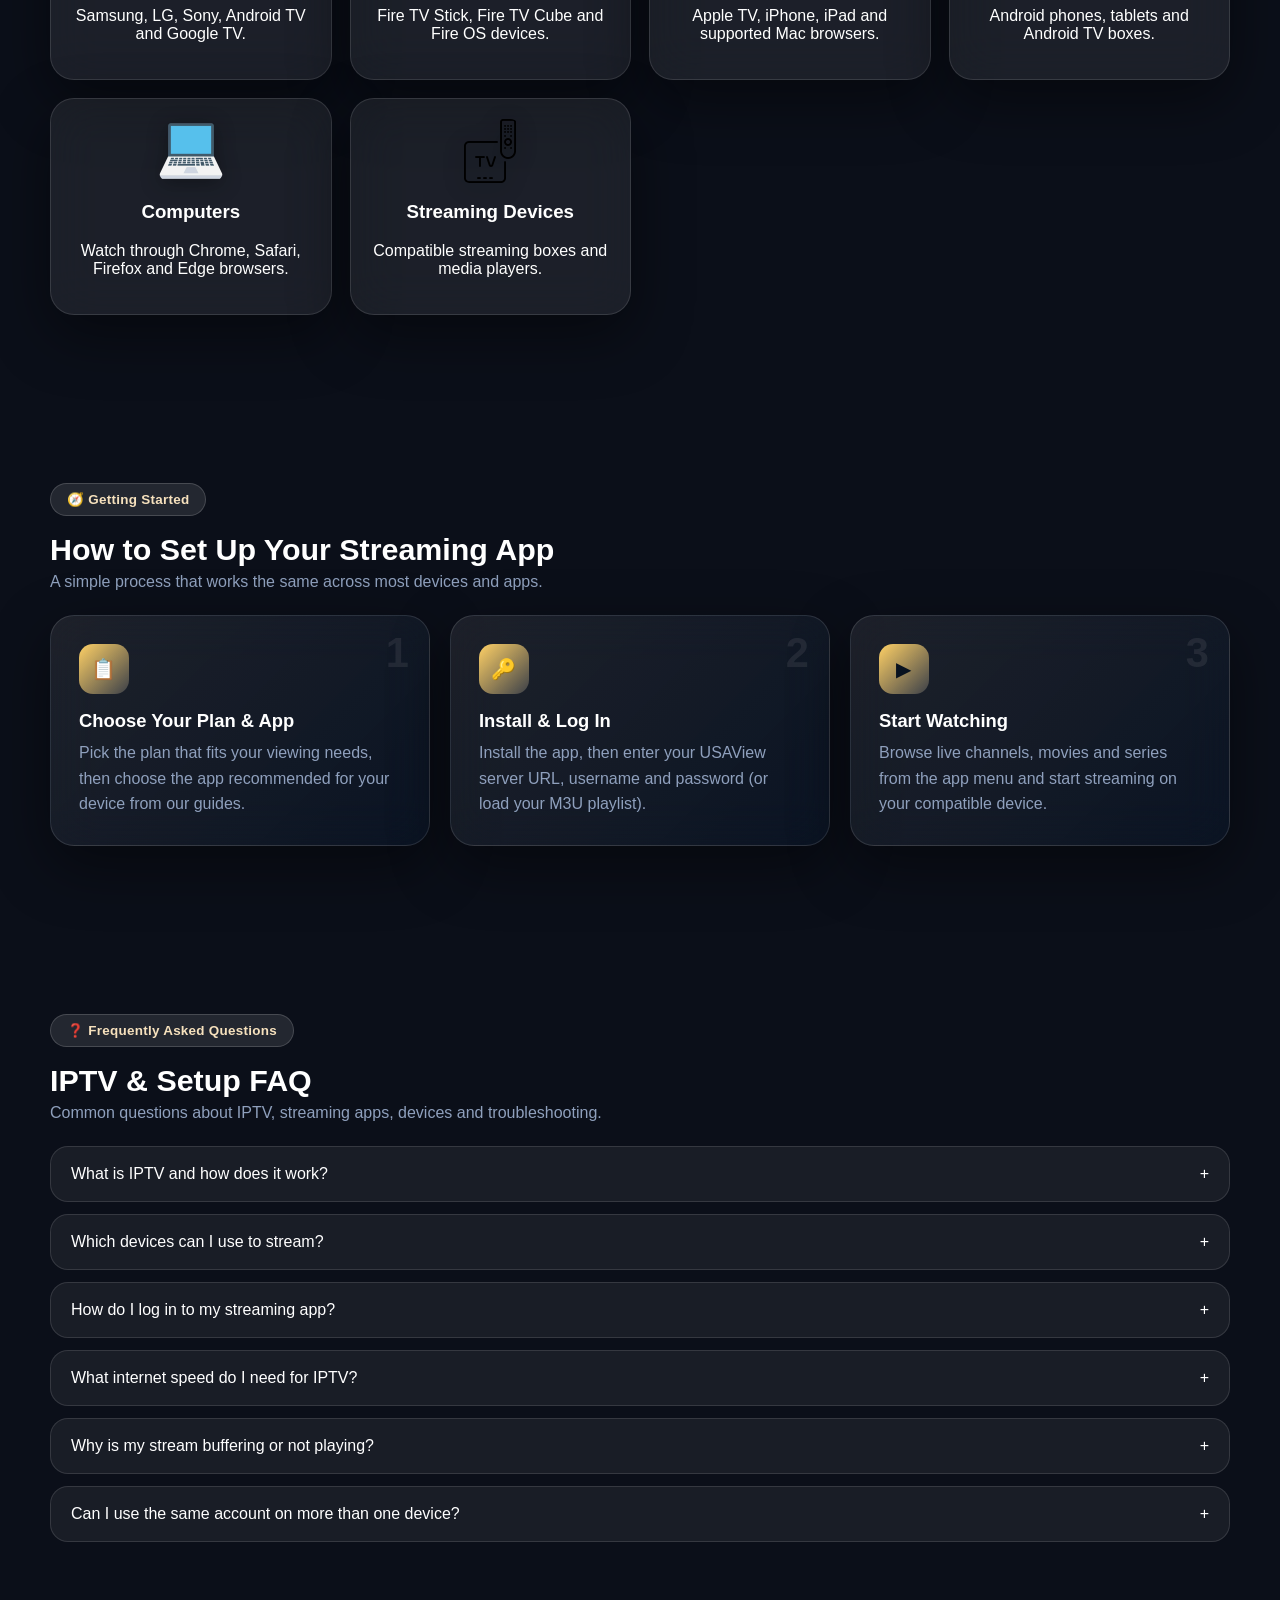
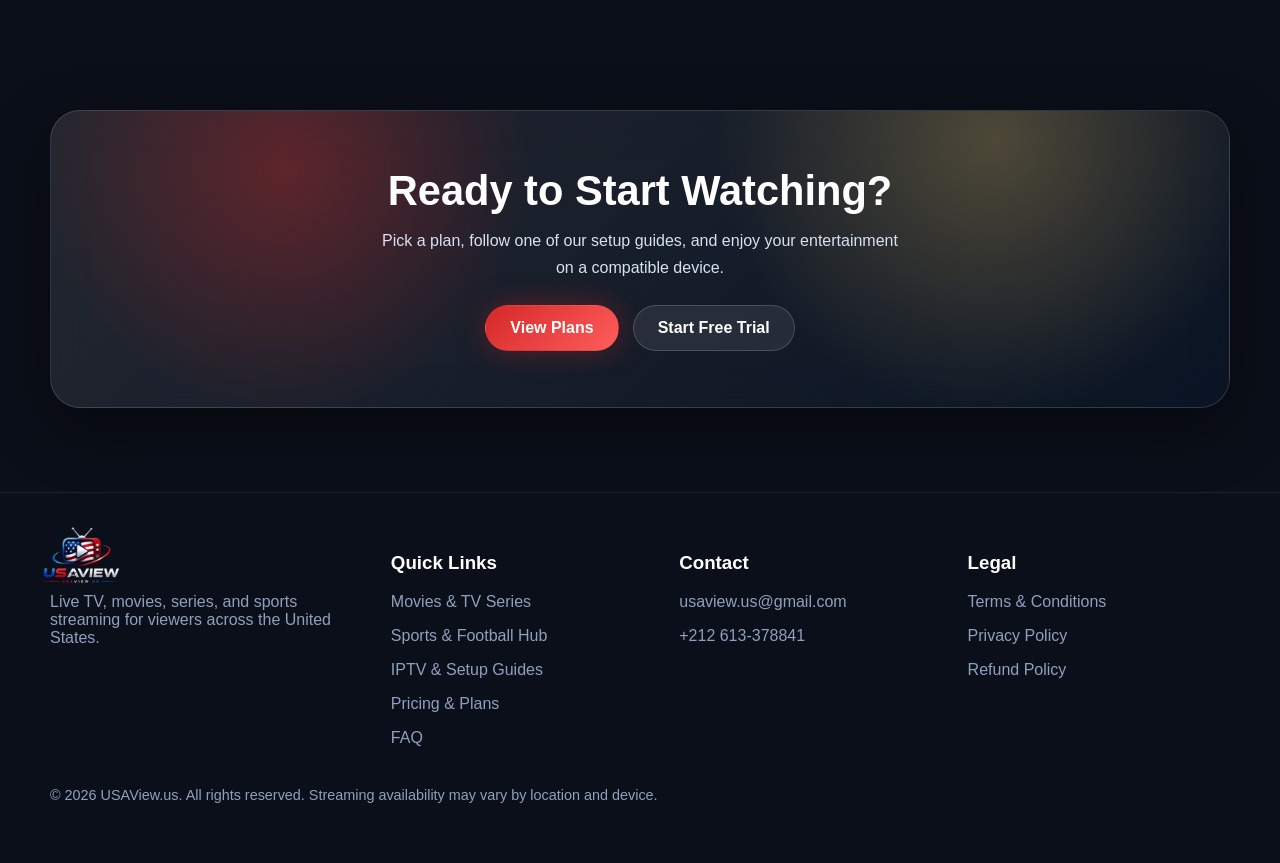
<file: streaming-apps/index.html>
<!DOCTYPE html>
<html lang="en">

<!--
  IPTV & Streaming Setup Guides page for USAView.us.
  - Covers what IPTV is, how to set up supported streaming apps, compatible devices,
    and step-by-step troubleshooting for Fire TV Stick, Android TV, Smart TV and more.
  - Uses the same styling from style.css and interactive features from scripts.js.
-->

<head>
    <meta charset="UTF-8" />
    <meta name="viewport" content="width=device-width, initial-scale=1.0" />
    <title>IPTV & Streaming Setup Guides | USAView</title>
    <link rel="apple-touch-icon" sizes="180x180" href="../favicon_io/apple-touch-icon.png">
    <link rel="icon" type="image/png" sizes="32x32" href="../favicon_io/favicon-32x32.png">
    <link rel="icon" type="image/png" sizes="16x16" href="../favicon_io/favicon-16x16.png">
    <link rel="manifest" href="../favicon_io/site.webmanifest">
    <meta name="description"
        content="Step-by-step IPTV and streaming app setup guides for USAView. Learn how to install IPTV Smarters Pro, IBO Player Pro and Downloader on Fire TV Stick, Android TV, Smart TVs, phones and computers." />
    <link rel="canonical" href="https://usaview.us/streaming-apps/" />
    <meta name="robots" content="index, follow" />

    <!-- Open Graph / Facebook -->
    <meta property="og:type" content="website" />
    <meta property="og:title" content="IPTV & Streaming Setup Guides | USAView" />
    <meta property="og:description"
        content="Step-by-step IPTV and streaming app setup guides for USAView. Install IPTV Smarters Pro, IBO Player Pro and Downloader on your favorite devices." />
    <meta property="og:url" content="https://usaview.us/streaming-apps/" />
    <meta property="og:site_name" content="USAView" />
    <meta property="og:image" content="https://usaview.us/assets/imgs/logos/logo.webp" />

    <!-- Twitter / X Cards -->
    <meta name="twitter:card" content="summary_large_image" />
    <meta name="twitter:title" content="IPTV & Streaming Setup Guides | USAView" />
    <meta name="twitter:description"
        content="Step-by-step IPTV and streaming app setup guides for USAView. Install IPTV Smarters Pro, IBO Player Pro and Downloader on your favorite devices." />
    <meta name="twitter:image" content="https://usaview.us/assets/imgs/logos/logo.webp" />

    <link rel="stylesheet" href="../style.css">

    <!-- Structured Data (JSON-LD) -->
    <script type="application/ld+json">
    {
      "@context": "https://schema.org",
      "@graph": [
        {
          "@type": "Organization",
          "@id": "https://usaview.us/#organization",
          "name": "USAView",
          "url": "https://usaview.us",
          "logo": "https://usaview.us/assets/imgs/logos/logo.webp",
          "contactPoint": {
            "@type": "ContactPoint",
            "telephone": "+212613378841",
            "contactType": "customer service",
            "email": "usaview.us@gmail.com"
          }
        },
        {
          "@type": "WebSite",
          "@id": "https://usaview.us/#website",
          "url": "https://usaview.us",
          "name": "USAView",
          "publisher": {
            "@id": "https://usaview.us/#organization"
          }
        },
        {
          "@type": "WebPage",
          "@id": "https://usaview.us/streaming-apps/#webpage",
          "url": "https://usaview.us/streaming-apps/",
          "name": "IPTV & Streaming Setup Guides | USAView",
          "description": "Step-by-step IPTV and streaming app setup guides for USAView. Learn how to install IPTV Smarters Pro, IBO Player Pro and Downloader on your favorite devices.",
          "isPartOf": {
            "@id": "https://usaview.us/#website"
          },
          "about": {
            "@id": "https://usaview.us/#organization"
          },
          "breadcrumb": {
            "@id": "https://usaview.us/streaming-apps/#breadcrumb"
          }
        },
        {
          "@type": "BreadcrumbList",
          "@id": "https://usaview.us/streaming-apps/#breadcrumb",
          "itemListElement": [
            {
              "@type": "ListItem",
              "position": 1,
              "name": "Home",
              "item": "https://usaview.us/"
            },
            {
              "@type": "ListItem",
              "position": 2,
              "name": "IPTV & Streaming Setup Guides",
              "item": "https://usaview.us/streaming-apps/"
            }
          ]
        },
        {
          "@type": "FAQPage",
          "mainEntity": [
            {
              "@type": "Question",
              "name": "What is IPTV and how does it work?",
              "acceptedAnswer": {
                "@type": "Answer",
                "text": "IPTV (Internet Protocol Television) delivers live TV channels, movies and series over an internet connection instead of traditional cable or satellite. With USAView you receive account details and an M3U playlist or Xtream Codes login that you enter into a supported streaming app."
              }
            },
            {
              "@type": "Question",
              "name": "Which devices can I use to stream IPTV?",
              "acceptedAnswer": {
                "@type": "Answer",
                "text": "USAView works on supported Smart TVs, Android TV and Google TV, Amazon Fire TV Stick, Apple TV, iPhones, iPads, Android phones and tablets, Windows and macOS computers."
              }
            },
            {
              "@type": "Question",
              "name": "How do I set up IPTV Smarters Pro?",
              "acceptedAnswer": {
                "@type": "Answer",
                "text": "Install IPTV Smarters Pro from the app store on your device, open the app, choose 'Login with Xtream Codes' or 'Load Your Own Playlist', then enter the server URL, username and password you received after subscribing."
              }
            },
            {
              "@type": "Question",
              "name": "What internet speed do I need for IPTV?",
              "acceptedAnswer": {
                "@type": "Answer",
                "text": "A stable broadband connection of at least 25 Mbps is recommended for HD streams and 50 Mbps or higher for 4K content. A wired connection is preferable for consistent playback."
              }
            },
            {
              "@type": "Question",
              "name": "Why is my stream buffering or not playing?",
              "acceptedAnswer": {
                "@type": "Answer",
                "text": "Check your internet speed, restart the app and your device, make sure the app is up to date, try a different connection, and confirm your subscription is active. If the issue continues, contact support."
              }
            }
          ]
        }
      ]
    }
    </script>
</head>

<body>
    <header>
        <div class="container">
            <nav aria-label="Main Navigation">

                <a class="logo" href="/" aria-label="USAView Home">
                    <img src="../assets/imgs/logos/logo.webp" alt="USAView logo" width="160" height="44">
                </a>

                <a class="btn btn-primary btn-header"
                    href="https://wa.me/212613378841?text=hello%20usa%20view%20i%20want%20free%20trial%2024%20hours"
                    target="_blank" rel="noopener">
                    Free Trial
                </a>

                <button class="nav-toggle" aria-label="Toggle navigation" aria-expanded="false"
                    aria-controls="navLinks">
                    <span class="bar"></span>
                    <span class="bar"></span>
                    <span class="bar"></span>
                </button>

                <div class="nav-links" id="navLinks">
                    <a href="/">Home</a>
                    <a href="/movies">Movies</a>
                    <a href="/sports">Sports</a>
                    <a href="/streaming-apps/" class="active" aria-current="page">Streaming Apps</a>
                    <a href="/#plans">Plans</a>
                    <a href="/about">About Us</a>
                    <a href="/contact">Contact Us</a>
                </div>

            </nav>
        </div>
    </header>


    <main id="main-content" class="guides-page">

        <!-- Hero Section -->
        <section class="hero" aria-labelledby="hero-title">

            <div class="container hero-content">

                <div class="reveal">

                    <div class="pill">📺 IPTV & Streaming Setup Guides</div>

                    <h1 id="hero-title">
                        Get Set Up and Start Watching
                    </h1>

                    <p>
                        Follow our step-by-step guides to install and configure your
                        favorite streaming app on Smart TV, Fire TV Stick, Android,
                        iPhone, tablet or computer — and start watching USAView in minutes.
                    </p>

                    <div class="hero-actions">

                        <a class="btn btn-primary" href="#app-guides">
                            Browse App Guides
                        </a>

                        <a class="btn btn-secondary" href="#device-setup">
                            Supported Devices
                        </a>

                    </div>

                </div>

                <div class="hero-media reveal" aria-label="Streaming setup preview">
                    <img src="../assets/imgs/setup/streaming-app-banner.webp"
                        alt="Smart TV and streaming app setup preview for USAView guides" width="640" height="360">
                </div>

            </div>
        </section>
        <!-- What is IPTV -->



        <!-- App Guides -->
        <section id="app-guides" aria-labelledby="app-guides-title">

            <div class="container">

                <div class="section-head reveal">

                    <div>

                        <div class="pill">
                            🛠️ Streaming Apps
                        </div>

                        <h2 id="app-guides-title">
                            Streaming App Setup Guides
                        </h2>

                        <p>
                            Choose the app that matches your device and follow its guide
                            to start watching. Every guide covers installation, login and first playback.
                        </p>

                    </div>

                    <a class="btn btn-secondary" href="/contact">
                        Need help? Contact Us
                    </a>

                </div>


                <div class="apps-grid">

                    <article class="app-card glass reveal">
                        <div class="app-image">
                            <span class="app-label">Setup guide</span>
                            <img src="../assets/imgs/setup/iptv-smarters/iptv-smarters-pro-home3.webp"
                                alt="IPTV Smarters Pro add-user screen with login options" loading="lazy" width="640" height="360">
                        </div>
                        <div class="app-content">
                            <h3>IPTV Smarters Pro</h3>
                            <p>
                                A flexible player for Android TV, phones, tablets and other
                                compatible devices. Login with Xtream Codes or your playlist.
                            </p>
                            <a class="btn btn-secondary" href="iptv-smarters-pro/">View App Guide</a>
                        </div>
                    </article>

                    <article class="app-card glass reveal">
                        <div class="app-image">
                            <span class="app-label">Setup guide</span>
                            <img src="../assets/imgs/setup/ibo-player/ibobanner.webp"
                                alt="IBO Player Pro setup on Fire TV Stick" loading="lazy" width="640" height="360">
                        </div>
                        <div class="app-content">
                            <h3>IBO Player Pro</h3>
                            <p>
                                A simple media player for compatible Smart TVs and streaming
                                devices, with an easy-to-use channel and VOD interface.
                            </p>
                            <a class="btn btn-secondary" href="ibo-player/">View App Guide</a>
                        </div>
                    </article>

                    <article class="app-card glass reveal">
                        <div class="app-image">
                            <span class="app-label">Setup guide</span>
                            <img src="../assets/imgs/setup/downloader/downloader-banner.webp"
                                alt="Downloader app setup on Android phone" loading="lazy" width="640" height="360">
                        </div>
                        <div class="app-content">
                            <h3>Downloader</h3>
                            <p>
                                Install and access compatible streaming apps quickly on
                                supported Fire TV devices and Android boxes.
                            </p>
                            <a class="btn btn-secondary" href="downloader/">View App Guide</a>
                        </div>
                    </article>

                </div>

            </div>

        </section>




        <!-- Device Setup -->
        <section id="device-setup" aria-labelledby="devices-title">

            <div class="container">

                <div class="section-head reveal">

                    <div>

                        <div class="pill">
                            📱 Supported Devices
                        </div>

                        <h2 id="devices-title">
                            Setup on Any Compatible Device
                        </h2>

                        <p>
                            USAView works across the devices you already use — from your
                            living-room TV to your phone, tablet or computer.
                        </p>

                    </div>

                </div>


                <div class="device-grid">

                    <div class="device-card glass reveal">
                        <div class="device-icon" aria-hidden="true"><img src="../assets/imgs/devices/smart-tv.webp"
                                alt="" loading="lazy" width="56" height="56"></div>
                        <h3>Smart TVs</h3>
                        <p>
                            Samsung, LG, Sony, Android TV and Google TV.
                        </p>
                    </div>

                    <div class="device-card glass reveal">
                        <div class="device-icon" aria-hidden="true"><img src="../assets/imgs/devices/firestick.jpg"
                                alt="" loading="lazy" width="56" height="56"></div>
                        <h3>Amazon Fire TV</h3>
                        <p>
                            Fire TV Stick, Fire TV Cube and Fire OS devices.
                        </p>
                    </div>

                    <div class="device-card glass reveal">
                        <div class="device-icon" aria-hidden="true"><img src="../assets/imgs/devices/apple.png" alt=""
                                loading="lazy" width="56" height="56"></div>
                        <h3>Apple Devices</h3>
                        <p>
                            Apple TV, iPhone, iPad and supported Mac browsers.
                        </p>
                    </div>

                    <div class="device-card glass reveal">
                        <div class="device-icon" aria-hidden="true"><img src="../assets/imgs/devices/android.webp"
                                alt="" loading="lazy" width="56" height="56"></div>
                        <h3>Android</h3>
                        <p>
                            Android phones, tablets and Android TV boxes.
                        </p>
                    </div>

                    <div class="device-card glass reveal">
                        <div class="device-icon" aria-hidden="true"><img src="../assets/imgs/devices/laptop.webp" alt=""
                                loading="lazy" width="56" height="56"></div>
                        <h3>Computers</h3>
                        <p>
                            Watch through Chrome, Safari, Firefox and Edge browsers.
                        </p>
                    </div>

                    <div class="device-card glass reveal">
                        <div class="device-icon" aria-hidden="true"><img src="../assets/imgs/devices/remote-control.png"
                                alt="" loading="lazy" width="56" height="56"></div>
                        <h3>Streaming Devices</h3>
                        <p>
                            Compatible streaming boxes and media players.
                        </p>
                    </div>

                </div>

            </div>

        </section>



        <!-- How It Works -->
        <section id="setup-steps" aria-labelledby="setup-steps-title">

            <div class="container">

                <div class="section-head reveal">

                    <div>

                        <div class="pill">
                            🧭 Getting Started
                        </div>

                        <h2 id="setup-steps-title">
                            How to Set Up Your Streaming App
                        </h2>

                        <p>
                            A simple process that works the same across most devices and apps.
                        </p>

                    </div>

                </div>


                <div class="steps-grid">

                    <div class="step-card glass reveal">
                        <div class="step-number">1</div>
                        <div class="icon">📋</div>
                        <h3>Choose Your Plan & App</h3>
                        <p>
                            Pick the plan that fits your viewing needs, then choose the
                            app recommended for your device from our guides.
                        </p>
                    </div>

                    <div class="step-card glass reveal">
                        <div class="step-number">2</div>
                        <div class="icon">🔑</div>
                        <h3>Install & Log In</h3>
                        <p>
                            Install the app, then enter your USAView server URL, username
                            and password (or load your M3U playlist).
                        </p>
                    </div>

                    <div class="step-card glass reveal">
                        <div class="step-number">3</div>
                        <div class="icon">▶</div>
                        <h3>Start Watching</h3>
                        <p>
                            Browse live channels, movies and series from the app menu and
                            start streaming on your compatible device.
                        </p>
                    </div>

                </div>

            </div>

        </section><!-- FAQ -->
        <section id="setup-faq" aria-labelledby="faq-title">

            <div class="container">

                <div class="section-head reveal">

                    <div>

                        <div class="pill">
                            ❓ Frequently Asked Questions
                        </div>

                        <h2 id="faq-title">
                            IPTV & Setup FAQ
                        </h2>

                        <p>
                            Common questions about IPTV, streaming apps, devices and troubleshooting.
                        </p>

                    </div>

                </div>


                <div class="faq-list reveal">

                    <div class="faq-item">

                        <button class="faq-question" type="button">
                            What is IPTV and how does it work?
                            <span>+</span>
                        </button>

                        <div class="faq-answer">
                            <p>
                                IPTV delivers live TV channels, movies and series over your
                                internet connection instead of traditional cable or satellite.
                                With USAView you receive account details and login credentials
                                that you enter into a supported streaming app.
                            </p>
                        </div>

                    </div>


                    <div class="faq-item">

                        <button class="faq-question" type="button">
                            Which devices can I use to stream?
                            <span>+</span>
                        </button>

                        <div class="faq-answer">
                            <p>
                                USAView works on supported Smart TVs, Android TV and Google TV,
                                Amazon Fire TV Stick, Apple TV, iPhones, iPads, Android phones
                                and tablets, Windows and macOS computers.
                            </p>
                        </div>

                    </div>


                    <div class="faq-item">

                        <button class="faq-question" type="button">
                            How do I log in to my streaming app?
                            <span>+</span>
                        </button>

                        <div class="faq-answer">
                            <p>
                                Open the app, choose "Login with Xtream Codes" or "Load Your Own
                                Playlist", then enter the server URL, username and password that
                                were provided with your subscription.
                            </p>
                        </div>

                    </div>


                    <div class="faq-item">

                        <button class="faq-question" type="button">
                            What internet speed do I need for IPTV?
                            <span>+</span>
                        </button>

                        <div class="faq-answer">
                            <p>
                                A stable broadband connection is recommended. Around 25 Mbps is
                                suggested for HD streaming and 50 Mbps or higher for 4K content.
                                A wired connection is best for consistent playback.
                            </p>
                        </div>

                    </div>


                    <div class="faq-item">

                        <button class="faq-question" type="button">
                            Why is my stream buffering or not playing?
                            <span>+</span>
                        </button>

                        <div class="faq-answer">
                            <p>
                                Check your internet speed, restart the app and your device, update
                                the app, and confirm your subscription is active. If the issue
                                continues, contact our support team for help.
                            </p>
                        </div>

                    </div>


                    <div class="faq-item">

                        <button class="faq-question" type="button">
                            Can I use the same account on more than one device?
                            <span>+</span>
                        </button>

                        <div class="faq-answer">
                            <p>
                                Yes. Plans support multiple simultaneous connections depending on
                                the package you choose. Check the pricing section for details.
                            </p>
                        </div>

                    </div>

                </div>

            </div>

        </section>


        <!-- Final CTA -->
        <section id="guides-cta" aria-labelledby="cta-heading">

            <div class="container">

                <div class="cta-box glass reveal">

                    <h2 id="cta-heading">
                        Ready to Start Watching?
                    </h2>

                    <p>
                        Pick a plan, follow one of our setup guides, and enjoy your
                        entertainment on a compatible device.
                    </p>

                    <div class="cta-actions">

                        <a class="btn btn-primary" href="/#plans">
                            View Plans
                        </a>

                        <a class="btn btn-secondary"
                            href="https://wa.me/212613378841?text=hello%20usa%20view%20i%20want%20free%20trial%2024%20hours"
                            target="_blank" rel="noopener">
                            Start Free Trial
                        </a>

                    </div>

                </div>

            </div>

        </section>

    </main>


    <footer>

        <div class="container footer-grid">

            <div>

                <div class="logo footer-logo" style="margin-bottom: 10px;">

                    <img src="../assets/imgs/logos/logo.webp" alt="USAView logo" width="160" height="44" loading="lazy">

                </div>

                <p>
                    Live TV, movies, series, and sports streaming
                    for viewers across the United States.
                </p>

            </div>


            <div>

                <h3 style="color: var(--white);">
                    Quick Links
                </h3>

                <p>
                    <a href="/movies">
                        Movies & TV Series
                    </a>
                </p>

                <p>
                    <a href="/sports">
                        Sports & Football Hub
                    </a>
                </p>

                <p>
                    <a href="/streaming-apps/">
                        IPTV & Setup Guides
                    </a>
                </p>

                <p>
                    <a href="/#plans">
                        Pricing & Plans
                    </a>
                </p>

                <p>
                    <a href="/#faq">
                        FAQ
                    </a>
                </p>

            </div>


            <div>

                <h3 style="color: var(--white);">
                    Contact
                </h3>

                <p>
                    <a href="mailto:usaview.us@gmail.com" style="color: inherit;">
                        usaview.us@gmail.com
                    </a>
                </p>

                <p>
                    <a href="https://wa.me/212613378841" style="color: inherit;">
                        +212 613-378841
                    </a>
                </p>

            </div>


            <div>

                <h3 style="color: var(--white);">
                    Legal
                </h3>

                <p>
                    <a href="/terms">
                        Terms & Conditions
                    </a>
                </p>

                <p>
                    <a href="/privacy">
                        Privacy Policy
                    </a>
                </p>

                <p>
                    <a href="/refund-policy">
                        Refund Policy
                    </a>
                </p>

            </div>

        </div>


        <div class="container" style="margin-top: 24px; font-size: .9rem;">

            © 2026 USAView.us. All rights reserved.
            Streaming availability may vary by location and device.

        </div>

    </footer>


    <script src="../scripts.js"></script>

</body>

</html>
</file>
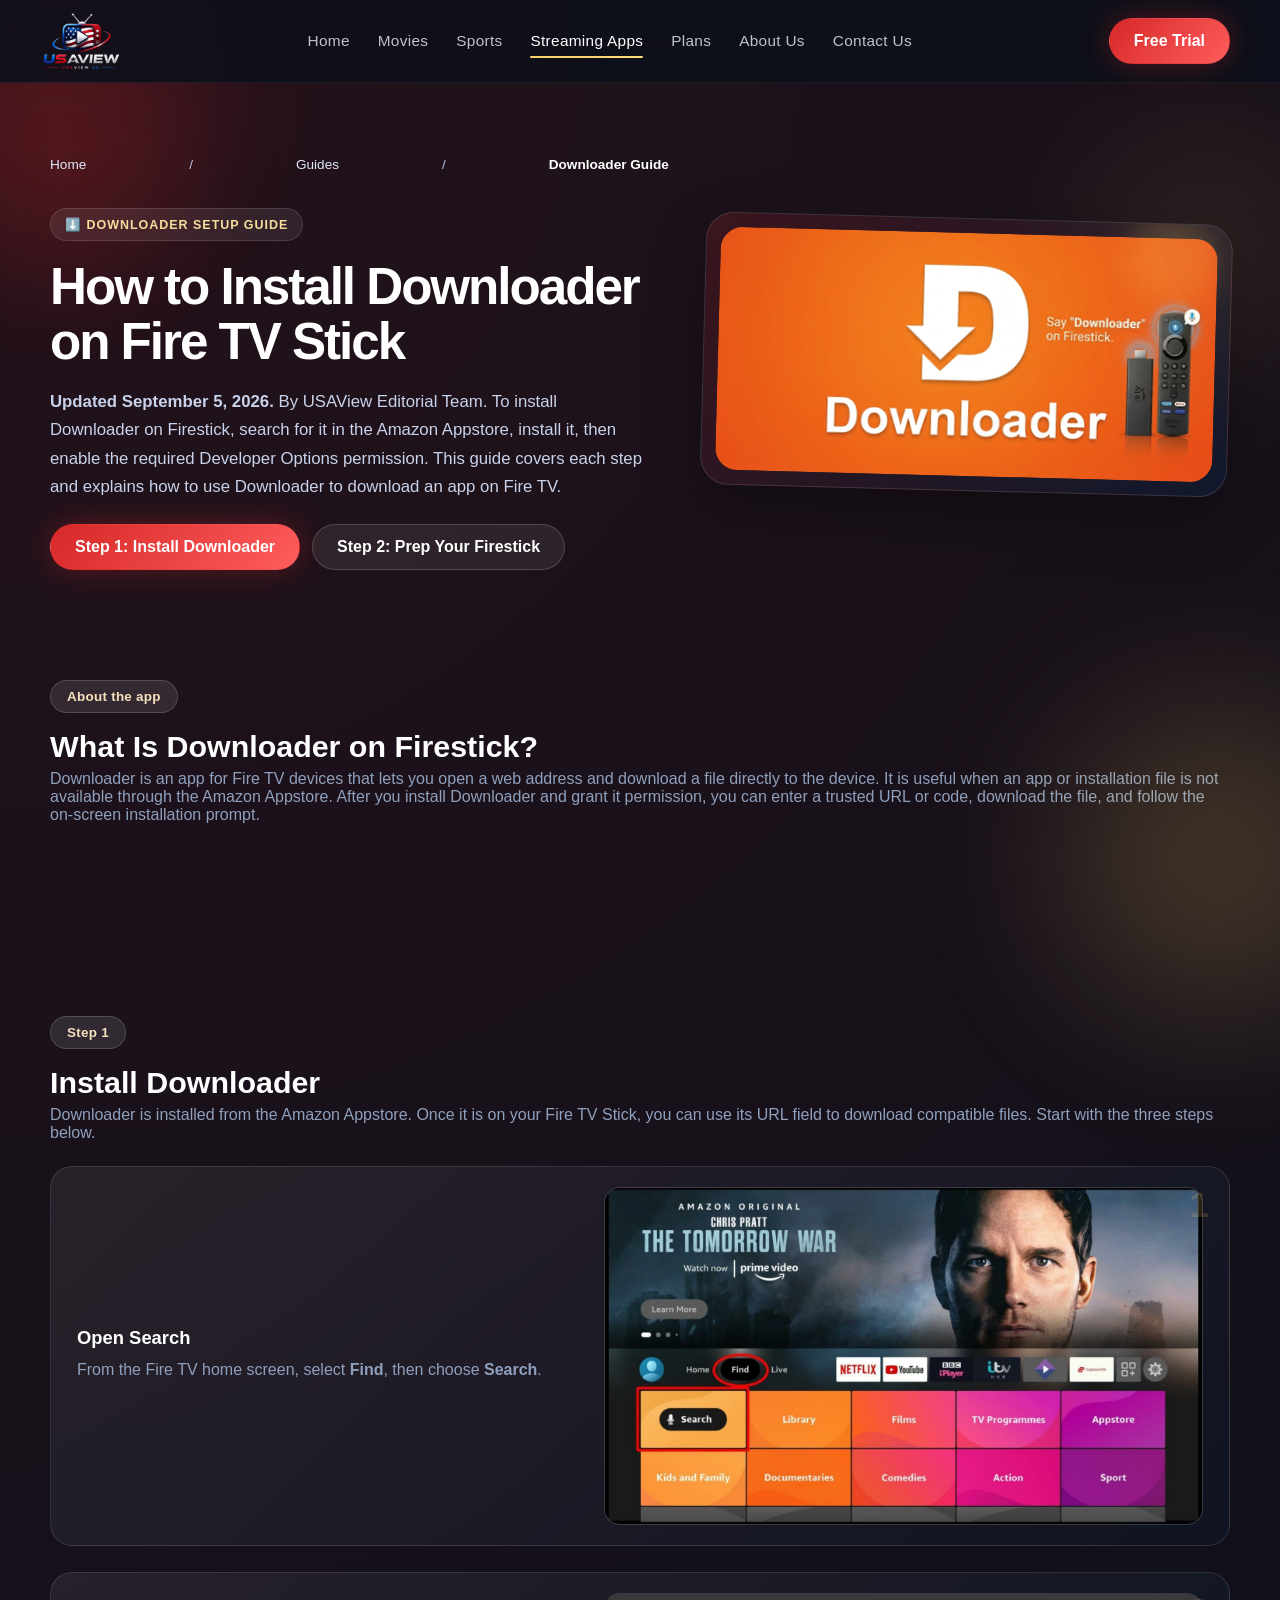
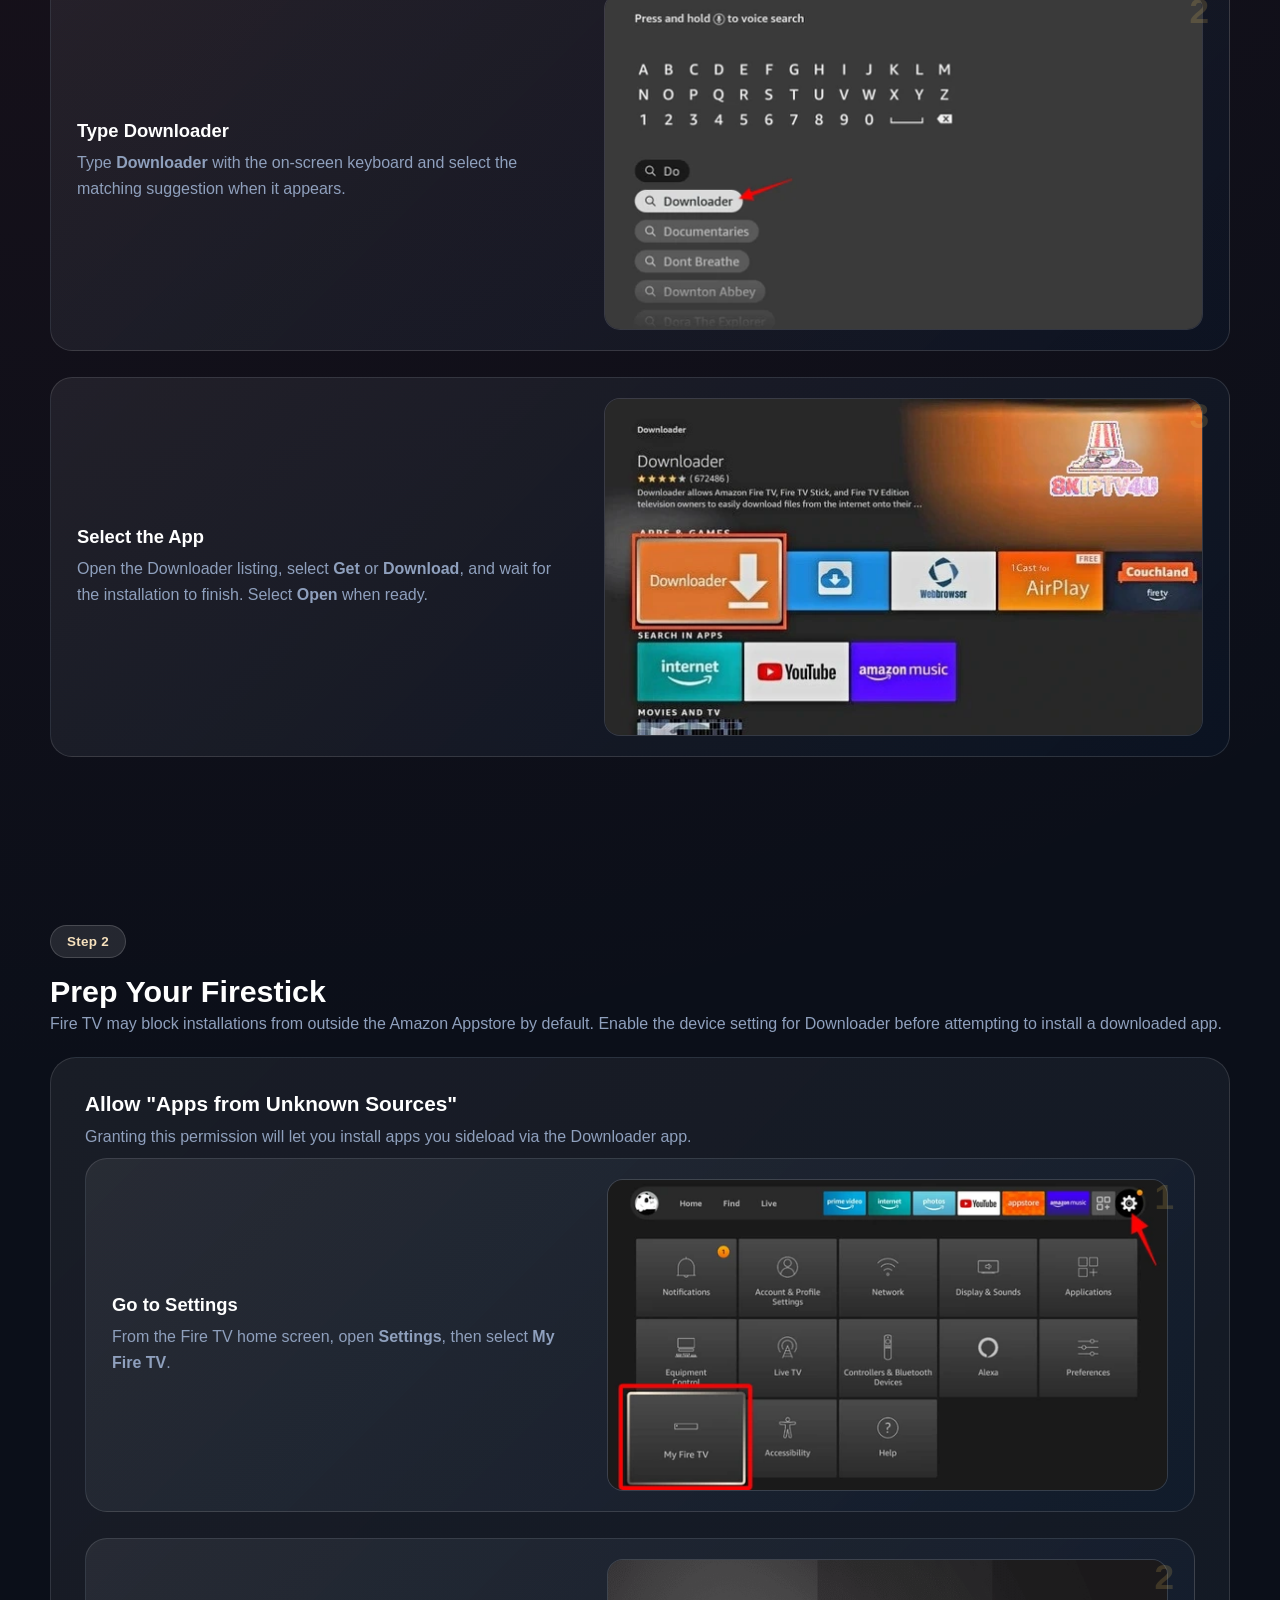
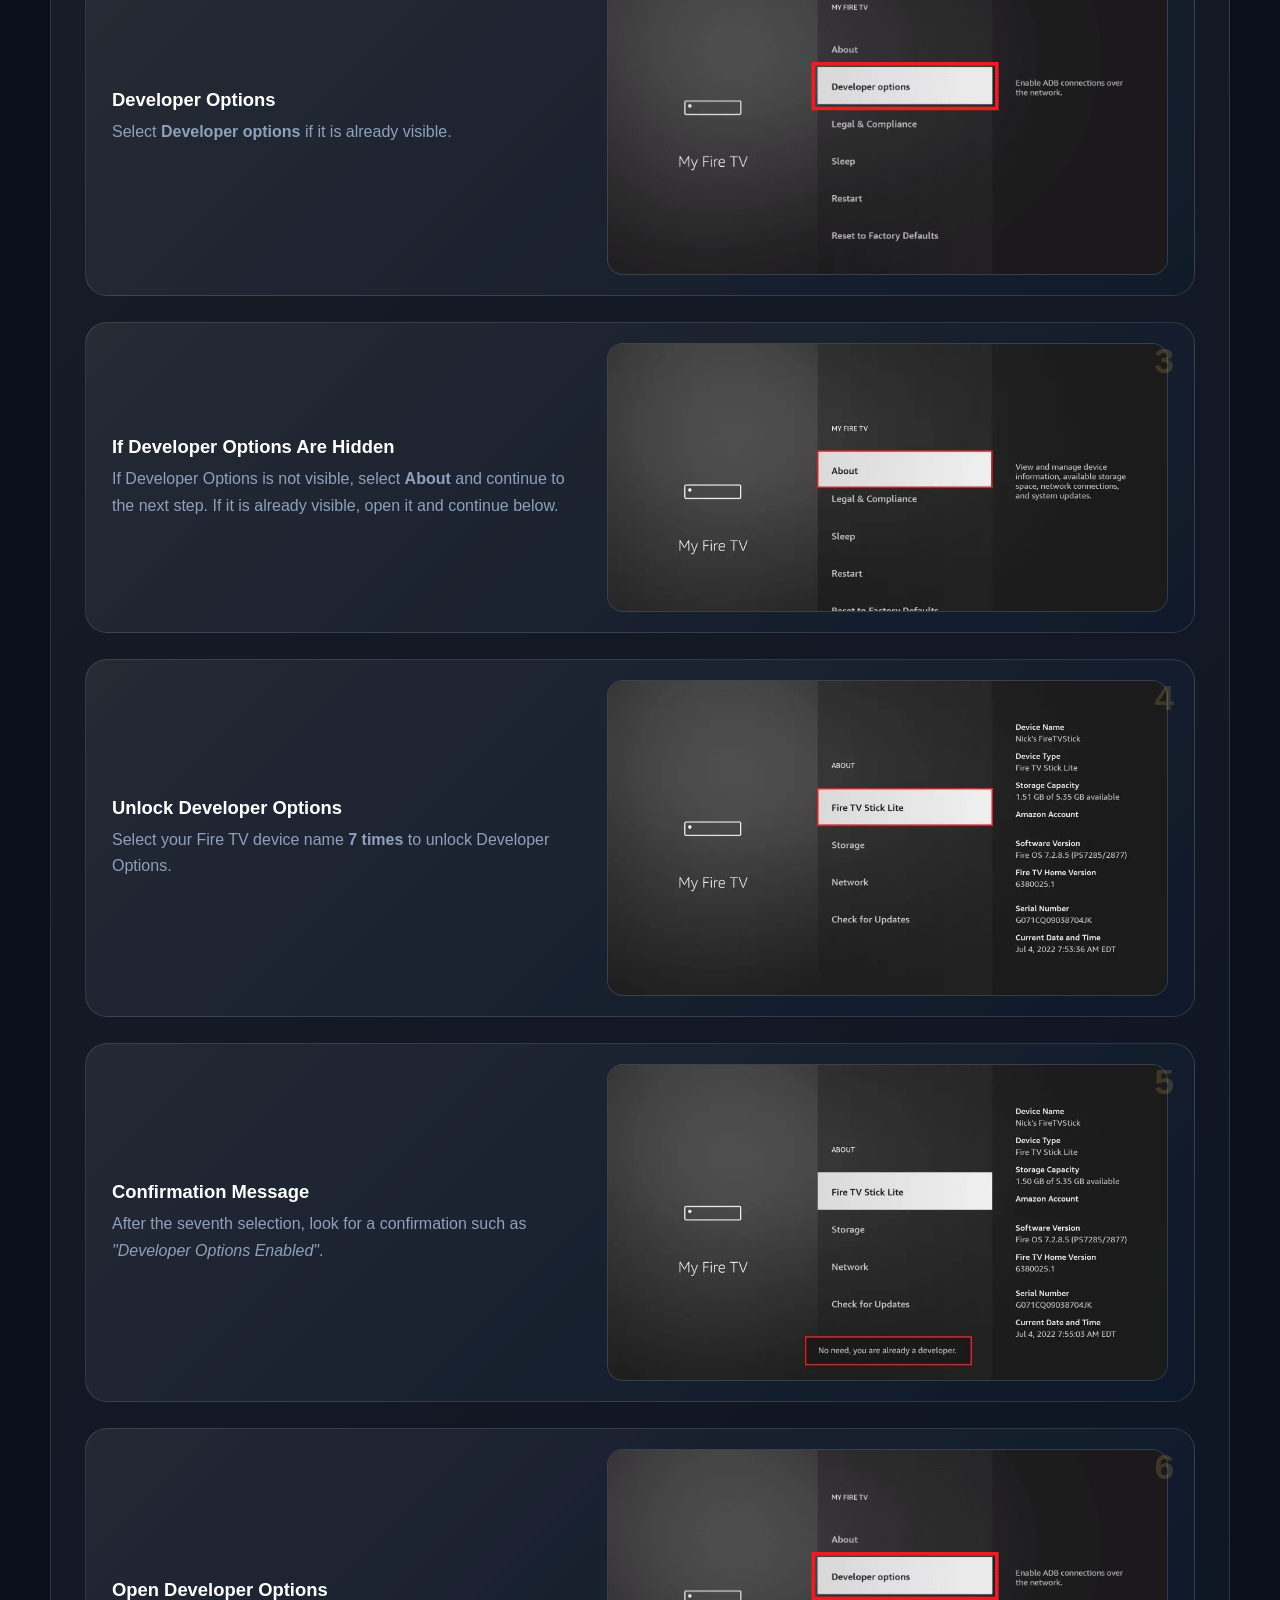
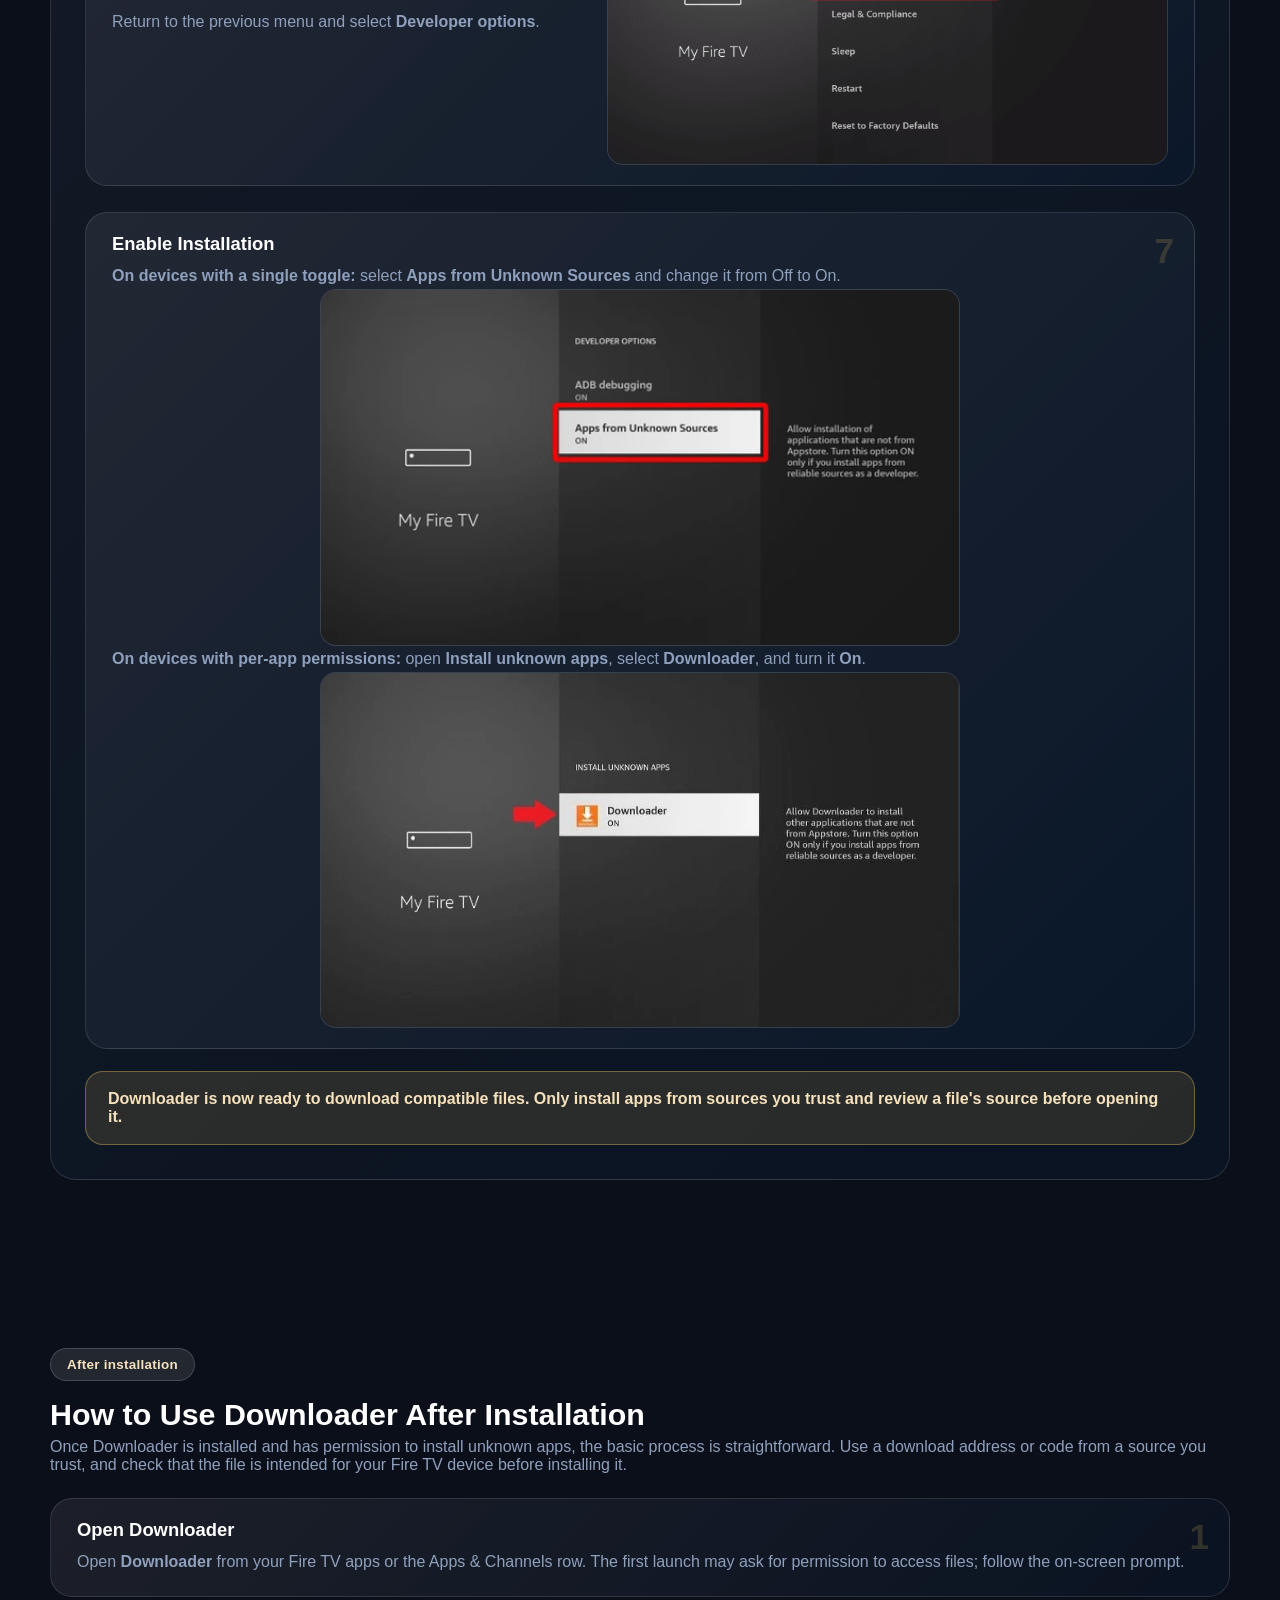
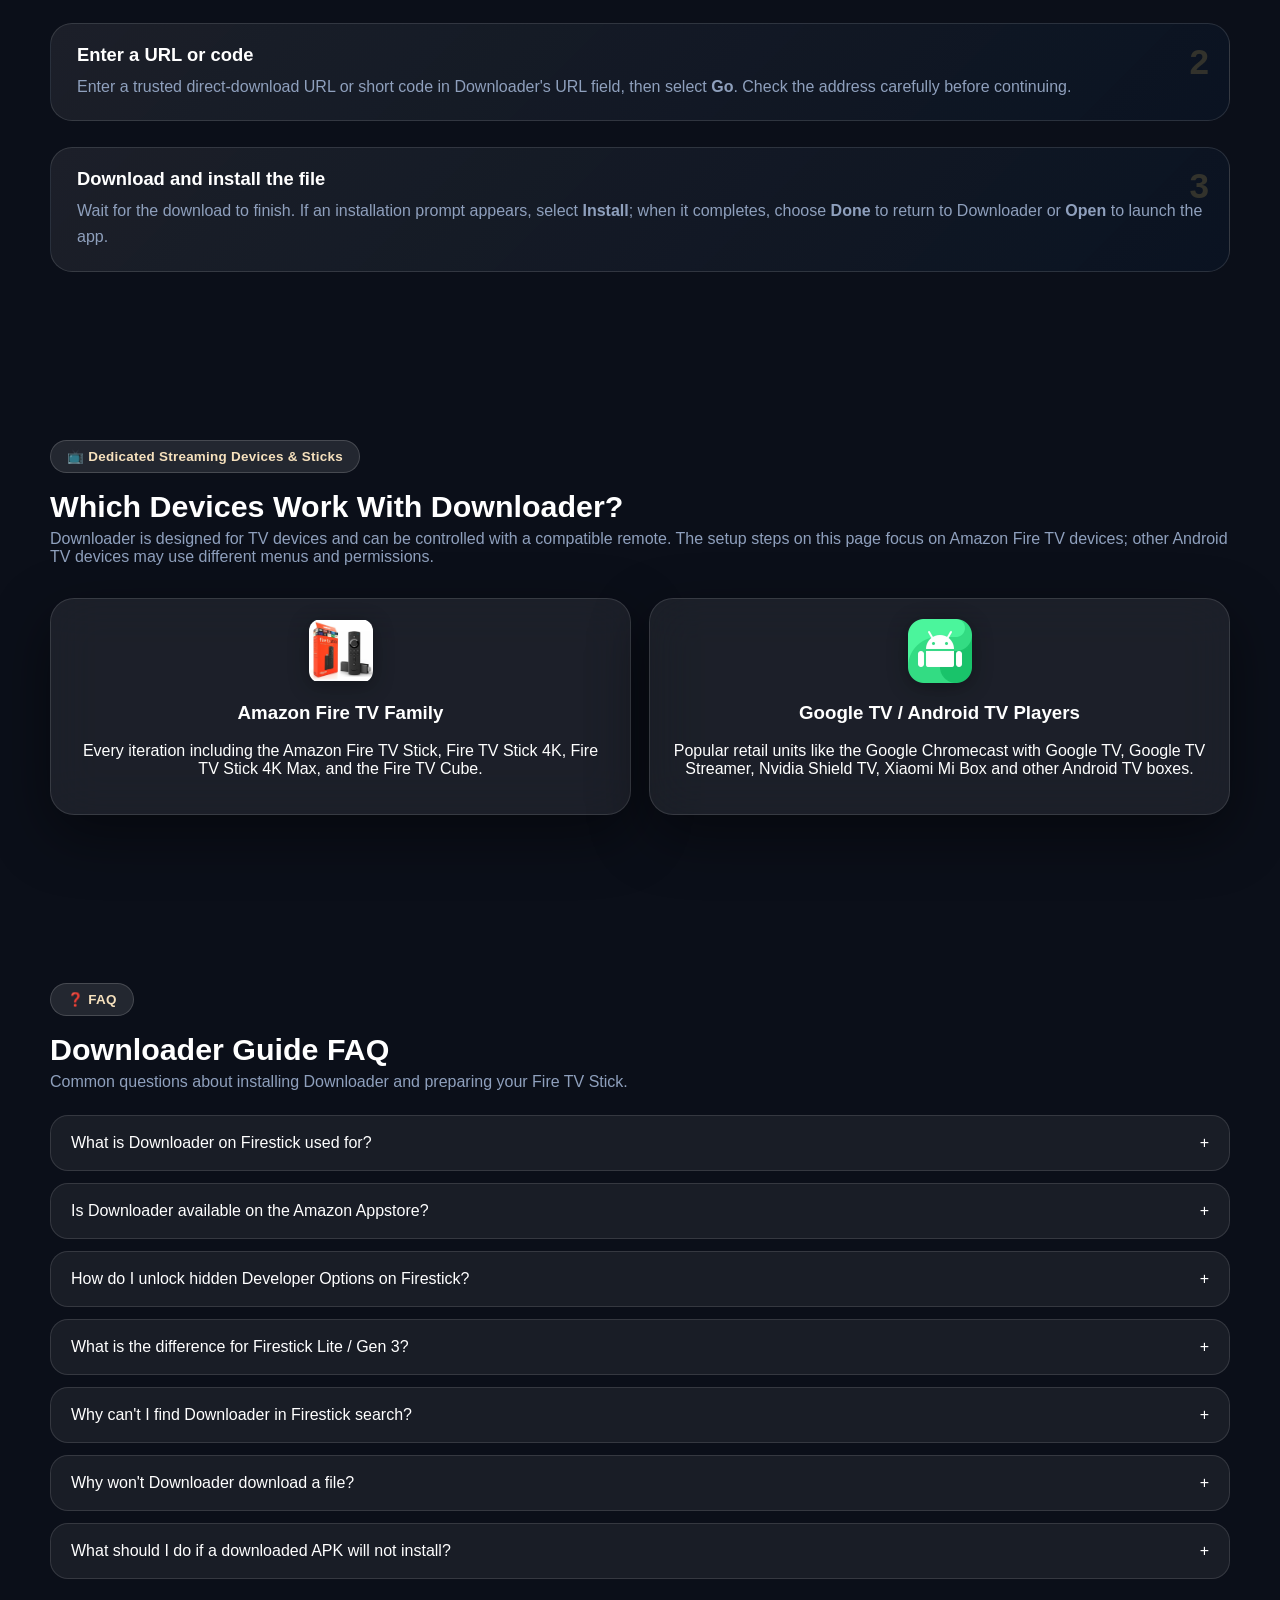
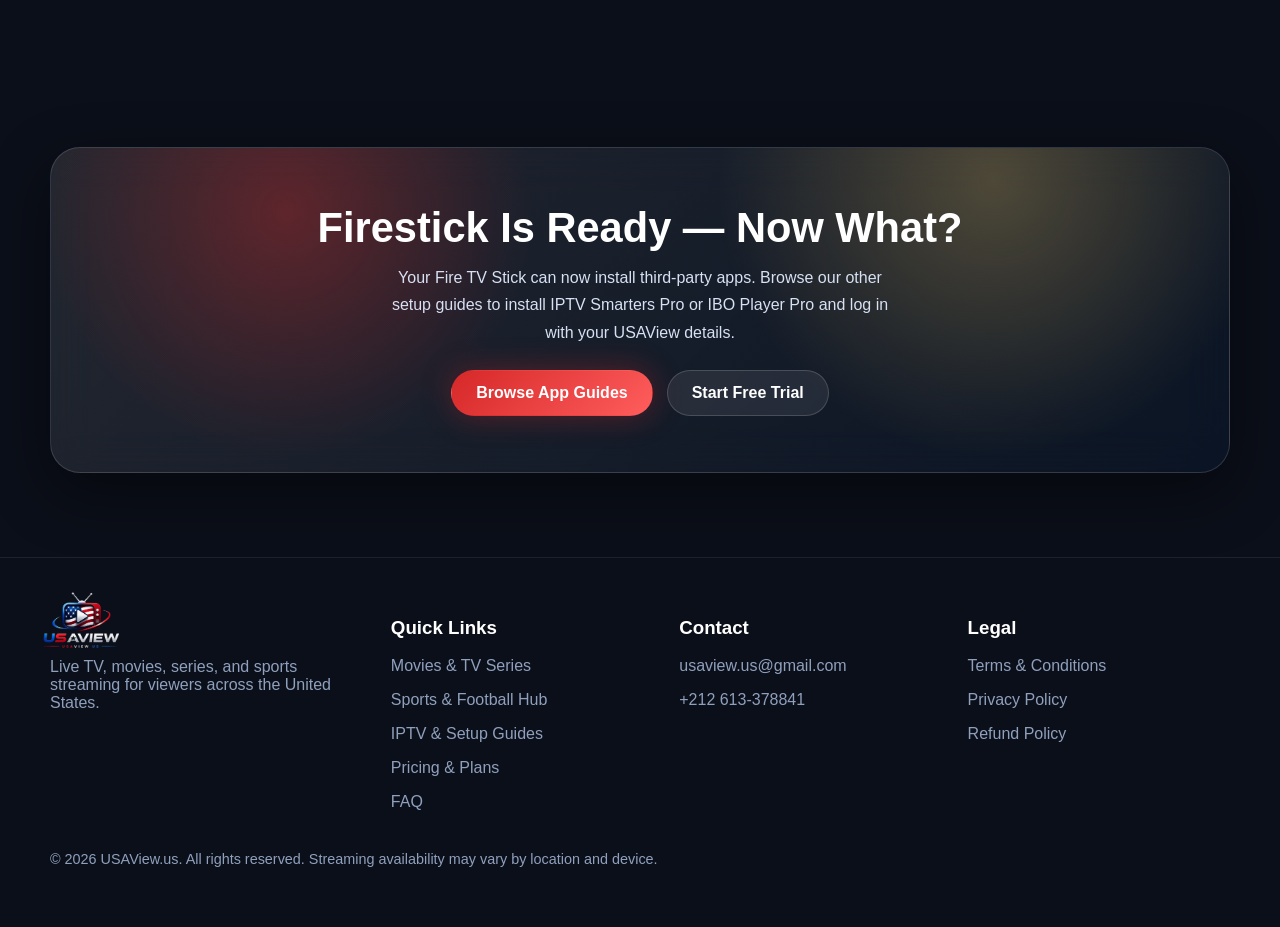
<file: streaming-apps/downloader/index.html>
<!DOCTYPE html>
<html lang="en">

<head>
    <meta charset="UTF-8" />
    <meta name="viewport" content="width=device-width, initial-scale=1.0" />
    <title>How to Install Downloader on Firestick (2026 Guide) | USAView</title>
    <link rel="apple-touch-icon" sizes="180x180" href="../../favicon_io/apple-touch-icon.png">
    <link rel="icon" type="image/png" sizes="32x32" href="../../favicon_io/favicon-32x32.png">
    <link rel="icon" type="image/png" sizes="16x16" href="../../favicon_io/favicon-16x16.png">
    <link rel="manifest" href="../../favicon_io/site.webmanifest">
    <meta name="description"
        content="Learn how to install the Downloader app on Firestick and Fire TV Stick. This beginner-friendly 2026 guide covers Developer Options, unknown apps, downloads, and installation." />
    <link rel="canonical" href="https://usaview.us/streaming-apps/downloader/" />
    <meta name="robots" content="index, follow" />
    <meta name="author" content="USAView Editorial Team" />
    <meta name="date" content="2026-09-05" />
    <meta property="article:published_time" content="2026-09-05" />
    <meta property="article:modified_time" content="2026-09-05" />

    <!-- Open Graph / Facebook -->
    <meta property="og:type" content="article" />
    <meta property="og:title" content="How to Install Downloader on Firestick (2026 Guide) | USAView" />
    <meta property="og:description"
        content="Learn how to install the Downloader app on Firestick and Fire TV Stick, enable Developer Options, and install apps with a clear step-by-step guide." />
    <meta property="og:url" content="https://usaview.us/streaming-apps/downloader/" />
    <meta property="og:site_name" content="USAView" />
    <meta property="og:image" content="https://usaview.us/assets/imgs/setup/downloader/downloader-banner.webp" />
    <meta property="og:image:alt" content="USAView logo" />
    <meta property="article:author" content="USAView Editorial Team" />
    <meta property="article:section" content="Streaming app setup guides" />

    <!-- Twitter / X Cards -->
    <meta name="twitter:card" content="summary_large_image" />
    <meta name="twitter:title" content="How to Install Downloader on Firestick (2026 Guide) | USAView" />
    <meta name="twitter:description"
        content="Install Downloader on Firestick, enable Developer Options, and learn how to download apps with this beginner-friendly guide." />
    <meta name="twitter:image" content="https://usaview.us/assets/imgs/setup/downloader/downloader-banner.webp" />
    <meta name="twitter:image:alt" content="USAView logo" />

    <link rel="stylesheet" href="../../style.css">

    <!-- Structured Data (JSON-LD) -->
    <script type="application/ld+json">
    {
      "@context": "https://schema.org",
      "@graph": [
        {
          "@type": "Organization",
          "@id": "https://usaview.us/#organization",
          "name": "USAView",
          "url": "https://usaview.us",
          "logo": "https://usaview.us/assets/imgs/logos/logo.webp",
          "contactPoint": {
            "@type": "ContactPoint",
            "telephone": "+212613378841",
            "contactType": "customer service",
            "email": "usaview.us@gmail.com"
          }
        },
        {
          "@type": "WebSite",
          "@id": "https://usaview.us/#website",
          "url": "https://usaview.us",
          "name": "USAView",
          "publisher": {
            "@id": "https://usaview.us/#organization"
          }
        },
        {
          "@type": "WebPage",
          "@id": "https://usaview.us/streaming-apps/downloader/#webpage",
          "url": "https://usaview.us/streaming-apps/downloader/",
          "name": "How to Install Downloader on Firestick (2026 Guide) | USAView",
                    "description": "Learn how to install the Downloader app on Firestick and Fire TV Stick, enable Developer Options, and install apps with a clear step-by-step guide.",
                    "author": {
                        "@type": "Organization",
                        "name": "USAView Editorial Team"
                    },
                    "datePublished": "2026-09-05",
                    "dateModified": "2026-09-05",
                    "inLanguage": "en-US",
          "isPartOf": {
            "@id": "https://usaview.us/#website"
          },
                    "about": {
                        "@type": "Thing",
                        "name": "Downloader app on Firestick"
                    },
          "breadcrumb": {
            "@id": "https://usaview.us/streaming-apps/downloader/#breadcrumb"
          }
        },
        {
          "@type": "BreadcrumbList",
          "@id": "https://usaview.us/streaming-apps/downloader/#breadcrumb",
          "itemListElement": [
            {
              "@type": "ListItem",
              "position": 1,
              "name": "Home",
              "item": "https://usaview.us/"
            },
            {
              "@type": "ListItem",
              "position": 2,
              "name": "IPTV & Streaming Setup Guides",
              "item": "https://usaview.us/streaming-apps/"
            },
            {
              "@type": "ListItem",
              "position": 3,
              "name": "Downloader Setup Guide",
              "item": "https://usaview.us/streaming-apps/downloader/"
            }
          ]
        },
        {
          "@type": "HowTo",
          "name": "How to Install Downloader on Fire TV Stick",
          "description": "Install the Downloader app on your Fire TV Stick and enable Apps from Unknown Sources so you can sideload streaming apps.",
          "totalTime": "PT10M",
          "tool": {
            "@type": "HowToTool",
            "name": "Amazon Fire TV Stick"
          },
          "step": [
            {
              "@type": "HowToStep",
              "position": 1,
              "name": "Open Search",
              "text": "On the Firestick main screen, go to Find, then click Search.",
              "url": "https://usaview.us/streaming-apps/downloader/#step-1-search"
            },
            {
              "@type": "HowToStep",
              "position": 2,
              "name": "Search for Downloader",
              "text": "Start typing Downloader and select it from the search suggestions.",
                            "url": "https://usaview.us/streaming-apps/downloader/#step-1-type"
            },
            {
              "@type": "HowToStep",
              "position": 3,
              "name": "Install Downloader",
              "text": "Select the Downloader app and download it from the Amazon Appstore.",
              "url": "https://usaview.us/streaming-apps/downloader/#step-1-install"
            },
            {
              "@type": "HowToStep",
              "position": 4,
              "name": "Open My Fire TV",
              "text": "From the Firestick home screen, open Settings and select My Fire TV.",
              "url": "https://usaview.us/streaming-apps/downloader/#step-2-settings"
            },
            {
              "@type": "HowToStep",
              "position": 5,
              "name": "Open Developer Options",
              "text": "Select Developer options. If they are hidden, open About first.",
                            "url": "https://usaview.us/streaming-apps/downloader/#step-2-developer-options"
            },
            {
              "@type": "HowToStep",
              "position": 6,
                            "name": "Find About",
                            "text": "If Developer Options are hidden, select About in the My Fire TV menu.",
                            "url": "https://usaview.us/streaming-apps/downloader/#step-2-about"
            },
            {
              "@type": "HowToStep",
              "position": 7,
                            "name": "Unlock Developer Options",
                            "text": "Select the Fire TV device name seven times to unlock Developer Options.",
                            "url": "https://usaview.us/streaming-apps/downloader/#step-2-unlock"
                        },
                        {
                            "@type": "HowToStep",
                            "position": 8,
                            "name": "Confirm Developer Options",
                            "text": "Look for a confirmation that Developer Options are enabled.",
                            "url": "https://usaview.us/streaming-apps/downloader/#step-2-confirmation"
                        },
                        {
                            "@type": "HowToStep",
                            "position": 9,
                            "name": "Open Developer Options",
                            "text": "Return to the previous menu and select Developer options.",
                            "url": "https://usaview.us/streaming-apps/downloader/#step-2-open-options"
                        },
                        {
                            "@type": "HowToStep",
                            "position": 10,
                            "name": "Enable Installation",
                            "text": "Enable Apps from Unknown Sources, or select Downloader under Install unknown apps and turn on its permission on supported devices.",
                            "url": "https://usaview.us/streaming-apps/downloader/#step-2-enable-installation"
            }
          ]
                },
                {
                    "@type": "FAQPage",
                    "mainEntity": [
                        {
                            "@type": "Question",
                            "name": "What is Downloader on Firestick used for?",
                            "acceptedAnswer": {
                                "@type": "Answer",
                                "text": "Downloader is a Fire TV app that opens web addresses and downloads files. Fire TV owners commonly use it to download app installation files that are not offered in the Amazon Appstore."
                            }
                        },
                        {
                            "@type": "Question",
                            "name": "Why can't I find Downloader in Firestick search?",
                            "acceptedAnswer": {
                                "@type": "Answer",
                                "text": "Check the spelling, search from Find, and confirm that the device is connected to the internet. If it still does not appear, restart the Fire TV device and try the search again."
                            }
                        },
                        {
                            "@type": "Question",
                            "name": "How do I enable Developer Options on Firestick?",
                            "acceptedAnswer": {
                                "@type": "Answer",
                                "text": "Open Settings, My Fire TV, and About. Select the Fire TV device name seven times until the device confirms that Developer Options are enabled."
                            }
                        },
                        {
                            "@type": "Question",
                            "name": "Why won't Downloader download a file?",
                            "acceptedAnswer": {
                                "@type": "Answer",
                                "text": "Check the URL or code, confirm the Fire TV device has internet access, reopen Downloader, and make sure there is enough free storage."
                            }
                        },
                        {
                            "@type": "Question",
                            "name": "What should I do if a downloaded APK will not install?",
                            "acceptedAnswer": {
                                "@type": "Answer",
                                "text": "Confirm that Downloader has permission to install unknown apps, check available storage, and make sure the file is compatible with the Fire TV device."
                            }
                        }
                    ]
        }
      ]
    }
    </script>
</head>

<body>
    <header>
        <div class="container">
            <nav aria-label="Main Navigation">

                <a class="logo" href="/" aria-label="USAView Home">
                    <img src="../../assets/imgs/logos/logo.webp" alt="USAView logo" width="160" height="44">
                </a>

                <a class="btn btn-primary btn-header"
                    href="https://wa.me/212613378841?text=hello%20usa%20view%20i%20want%20free%20trial%2024%20hours"
                    target="_blank" rel="noopener">
                    Free Trial
                </a>

                <button class="nav-toggle" aria-label="Toggle navigation" aria-expanded="false"
                    aria-controls="navLinks">
                    <span class="bar"></span>
                    <span class="bar"></span>
                    <span class="bar"></span>
                </button>

                <div class="nav-links" id="navLinks">
                    <a href="/">Home</a>
                    <a href="/movies">Movies</a>
                    <a href="/sports">Sports</a>
                    <a href="/streaming-apps/" class="active" aria-current="page">Streaming Apps</a>
                    <a href="/#plans">Plans</a>
                    <a href="/about">About Us</a>
                    <a href="/contact">Contact Us</a>
                </div>

            </nav>
        </div>
    </header>

    <main id="main-content" class="downloader-page">

        <!-- Guide Header (distinct from the home hero) -->
        <section class="guide-header" aria-labelledby="guide-title">

            <div class="container guide-header-grid">

                <div class="reveal">

                    <nav class="breadcrumbs" aria-label="Breadcrumb">
                        <a href="/">Home</a>
                        <span aria-hidden="true">/</span>
                        <a href="/streaming-apps/">Guides</a>
                        <span aria-hidden="true">/</span>
                        <span class="current" aria-current="page">Downloader Guide</span>
                    </nav>

                    <div class="pill">⬇️ Downloader Setup Guide</div>

                    <h1 id="guide-title">
                        How to Install Downloader on Fire TV Stick
                    </h1>

                    <p class="lead">
                        <strong>Updated September 5, 2026.</strong> By USAView Editorial Team. To install Downloader on
                        Firestick, search for it
                        in the Amazon Appstore, install it, then enable the required Developer Options permission.
                        This guide covers each step and explains how to use Downloader to download an app on Fire TV.
                    </p>

                    <div class="guide-actions">
                        <a class="btn btn-primary" href="#step-1">
                            Step 1: Install Downloader
                        </a>
                        <a class="btn btn-secondary" href="#step-2">
                            Step 2: Prep Your Firestick
                        </a>
                    </div>

                </div>

                <div class="guide-header-media reveal">
                    <img src="../../assets/imgs/setup/downloader/downloader-banner.webp"
                        alt="Downloader app on the Fire TV Stick home screen ready for setup" width="640" height="360">
                </div>

            </div>
        </section><!-- Step 1: Install Downloader -->
        <section class="guide-step" id="what-is-downloader" aria-labelledby="what-is-downloader-title">

            <div class="container">

                <div class="section-head reveal">

                    <div>

                        <div class="pill">About the app</div>

                        <h2 id="what-is-downloader-title">What Is Downloader on Firestick?</h2>

                        <p>
                            Downloader is an app for Fire TV devices that lets you open a web address and download a
                            file directly to the device. It is useful when an app or installation file is not available
                            through the Amazon Appstore. After you install Downloader and grant it permission, you can
                            enter a trusted URL or code, download the file, and follow the on-screen installation
                            prompt.
                        </p>

                    </div>

                </div>

            </div>
        </section>

        <!-- Step 1: Install Downloader -->
        <section class="guide-step" id="step-1" aria-labelledby="step-1-title">

            <div class="container">

                <div class="section-head reveal">

                    <div>

                        <div class="pill">
                            Step 1
                        </div>

                        <h2 id="step-1-title">
                            Install Downloader
                        </h2>

                        <p>
                            Downloader is installed from the Amazon Appstore. Once it is on your Fire TV Stick, you
                            can use its URL field to download compatible files. Start with the three steps below.
                        </p>

                    </div>

                </div>

                <ol class="guide-list reveal">

                    <li class="guide-list-item">
                        <div class="guide-list-content">
                            <h3 id="step-1-search">Open Search</h3>
                            <p>
                                From the Fire TV home screen, select <strong>Find</strong>, then choose
                                <strong>Search</strong>.
                            </p>
                        </div>
                        <div class="image-placeholder">
                            <img src="../../assets/imgs/setup/downloader/Firestick-Home.webp"
                                alt="Firestick home screen highlighting the Find and Search options for installing apps"
                                loading="lazy" width="800" height="450">
                        </div>
                    </li>

                    <li class="guide-list-item">
                        <div class="guide-list-content">
                            <h3 id="step-1-type">Type Downloader</h3>
                            <p>
                                Type <strong>Downloader</strong> with the on-screen keyboard and select the matching
                                suggestion when it appears.
                            </p>
                        </div>
                        <div class="image-placeholder">
                            <img src="../../assets/imgs/setup/downloader/search-Downloader.webp"
                                alt="Typing Downloader in the Firestick search bar to find the sideloading tool"
                                loading="lazy" width="800" height="450">
                        </div>
                    </li>

                    <li class="guide-list-item">
                        <div class="guide-list-content">
                            <h3 id="step-1-install">Select the App</h3>
                            <p>
                                Open the Downloader listing, select <strong>Get</strong> or <strong>Download</strong>,
                                and wait for the installation to finish. Select <strong>Open</strong> when ready.
                            </p>
                        </div>
                        <div class="image-placeholder">
                            <img src="../../assets/imgs/setup/downloader/downloader-installtion.webp"
                                alt="Selecting the Downloader app from Amazon Appstore search results on Firestick"
                                loading="lazy" width="800" height="450">
                        </div>
                    </li>

                </ol>

            </div>
        </section><!-- Step 2: Prep Your Firestick -->
        <section class="guide-step" id="step-2" aria-labelledby="step-2-title">

            <div class="container">

                <div class="section-head reveal">

                    <div>

                        <div class="pill">
                            Step 2
                        </div>

                        <h2 id="step-2-title">
                            Prep Your Firestick
                        </h2>

                        <p>
                            Fire TV may block installations from outside the Amazon Appstore by default. Enable the
                            device setting for Downloader before attempting to install a downloaded app.
                        </p>

                    </div>

                </div>

                <div class="device-block reveal">

                    <h3 id="step-2-permission">Allow "Apps from Unknown Sources"</h3>
                    <p>
                        Granting this permission will let you install apps you sideload via the Downloader app.
                    </p>

                    <ol class="guide-list">

                        <li class="guide-list-item">
                            <div class="guide-list-content">
                                <h3 id="step-2-settings">Go to Settings</h3>
                                <p>
                                    From the Fire TV home screen, open <strong>Settings</strong>, then select
                                    <strong>My Fire TV</strong>.
                                </p>
                            </div>
                            <div class="image-placeholder">
                                <img src="../../assets/imgs/setup/downloader/fire-stick-select-myfire-tv.webp"
                                    alt="Navigating to My Fire TV in Firestick settings to enable developer options"
                                    loading="lazy" width="800" height="450">
                            </div>
                        </li>

                        <li class="guide-list-item">
                            <div class="guide-list-content">
                                <h3 id="step-2-developer-options">Developer Options</h3>
                                <p>
                                    Select <strong>Developer options</strong> if it is already visible.
                                </p>
                            </div>
                            <div class="image-placeholder">
                                <img src="../../assets/imgs/setup/downloader/Developer-options-highlighted-in-My-Fire-TV-menu.png"
                                    alt="Highlighting Developer Options in the My Fire TV settings menu" loading="lazy"
                                    width="800" height="450">
                            </div>
                        </li>

                        <li class="guide-list-item">
                            <div class="guide-list-content">
                                <h3 id="step-2-about">If Developer Options Are Hidden</h3>
                                <p>
                                    If Developer Options is not visible, select <strong>About</strong> and continue to
                                    the next step. If it is already visible, open it and continue below.
                                </p>
                            </div>
                            <div class="image-placeholder">
                                <img src="../../assets/imgs/setup/downloader/about-highlighted-in-My-Fire-TV-menu.webp"
                                    alt="Selecting About in My Fire TV menu to reveal hidden developer settings"
                                    loading="lazy" width="800" height="450">
                            </div>
                        </li>

                        <li class="guide-list-item">
                            <div class="guide-list-content">
                                <h3 id="step-2-unlock">Unlock Developer Options</h3>
                                <p>
                                    Select your Fire TV device name <strong>7 times</strong> to unlock Developer
                                    Options.
                                </p>
                            </div>
                            <div class="image-placeholder">
                                <img src="../../assets/imgs/setup/downloader/amazon-firestick-name.webp"
                                    alt="Clicking the Fire TV Stick name seven times to unlock developer options"
                                    loading="lazy" width="800" height="450">
                            </div>
                        </li>

                        <li class="guide-list-item">
                            <div class="guide-list-content">
                                <h3 id="step-2-confirmation">Confirmation Message</h3>
                                <p>
                                    After the seventh selection, look for a confirmation such as
                                    <em>"Developer Options Enabled"</em>.
                                </p>
                            </div>
                            <div class="image-placeholder">
                                <img src="../../assets/imgs/setup/downloader/developer-options-pop-up.webp"
                                    alt="Confirmation message that Developer Options are enabled on Firestick"
                                    loading="lazy" width="800" height="450">
                            </div>
                        </li>

                        <li class="guide-list-item">
                            <div class="guide-list-content">
                                <h3 id="step-2-open-options">Open Developer Options</h3>
                                <p>
                                    Return to the previous menu and select <strong>Developer options</strong>.
                                </p>
                            </div>
                            <div class="image-placeholder">
                                <img src="../../assets/imgs/setup/downloader/Developer-options-highlighted-in-My-Fire-TV-menu.png"
                                    alt="Selecting the Developer Options sub-menu after it has been enabled"
                                    loading="lazy" width="800" height="450">
                            </div>
                        </li>

                        <li class="guide-list-item">
                            <div class="guide-list-content">
                                <h3 id="step-2-enable-installation">Enable Installation</h3>
                                <p>
                                    <strong>On devices with a single toggle:</strong> select <strong>Apps from Unknown
                                        Sources</strong> and change it from Off to On.
                                </p>
                                <div class="image-placeholder">
                                    <img src="../../assets/imgs/setup/downloader/Turn-on-Install-Unknown-Apps.webp"
                                        alt="Enabling Apps from Unknown Sources in Firestick developer options"
                                        loading="lazy" width="800" height="450">
                                </div>
                                <p>
                                    <strong>On devices with per-app permissions:</strong> open <strong>Install
                                        unknown apps</strong>, select <strong>Downloader</strong>, and turn it
                                    <strong>On</strong>.
                                </p>
                                <div class="image-placeholder">
                                    <img src="../../assets/imgs/setup/downloader/Downloader-highlighted-in-My-Fire-TV.webp"
                                        alt="Granting Downloader app permission to install unknown apps in Fire TV settings"
                                        loading="lazy" width="800" height="450">
                                </div>
                            </div>
                        </li>

                    </ol>

                    <div class="guide-success">
                        <p>
                            Downloader is now ready to download compatible files. Only install apps from sources you
                            trust and review a file's source before opening it.
                        </p>
                    </div>

                </div>

            </div>
        </section>
        <section class="guide-step" id="using-downloader" aria-labelledby="using-downloader-title">

            <div class="container">

                <div class="section-head reveal">

                    <div>

                        <div class="pill">After installation</div>

                        <h2 id="using-downloader-title">How to Use Downloader After Installation</h2>

                        <p>
                            Once Downloader is installed and has permission to install unknown apps, the basic process
                            is straightforward. Use a download address or code from a source you trust, and check that
                            the file is intended for your Fire TV device before installing it.
                        </p>

                    </div>

                </div>

                <ol class="guide-list reveal">

                    <li class="guide-list-item">
                        <div class="guide-list-content">
                            <h3>Open Downloader</h3>
                            <p>
                                Open <strong>Downloader</strong> from your Fire TV apps or the Apps &amp; Channels row.
                                The first launch may ask for permission to access files; follow the on-screen prompt.
                            </p>
                        </div>
                    </li>

                    <li class="guide-list-item">
                        <div class="guide-list-content">
                            <h3>Enter a URL or code</h3>
                            <p>
                                Enter a trusted direct-download URL or short code in Downloader's URL field, then
                                select <strong>Go</strong>. Check the address carefully before continuing.
                            </p>
                        </div>
                    </li>

                    <li class="guide-list-item">
                        <div class="guide-list-content">
                            <h3>Download and install the file</h3>
                            <p>
                                Wait for the download to finish. If an installation prompt appears, select
                                <strong>Install</strong>; when it completes, choose <strong>Done</strong> to return to
                                Downloader or <strong>Open</strong> to launch the app.
                            </p>
                        </div>
                    </li>

                </ol>

            </div>
        </section>

        <!-- Dedicated Streaming Devices & Sticks -->

        <section id="supported-devices" aria-labelledby="devices-title">

            <div class="container">

                <div class="section-head reveal">

                    <div>

                        <div class="pill">
                            📺 Dedicated Streaming Devices & Sticks
                        </div>

                        <h2 id="devices-title">
                            Which Devices Work With Downloader?
                        </h2>

                        <p>
                            Downloader is designed for TV devices and can be controlled with a compatible remote. The
                            setup steps on this page focus on Amazon Fire TV devices; other Android TV devices may use
                            different menus and permissions.
                        </p>

                    </div>

                </div>

                <div class="device-grid guide-device-grid" style="margin-top: 32px;">

                    <div class="device-card glass reveal">
                        <div class="device-icon" aria-hidden="true"><img src="../../assets/imgs/devices/firestick.jpg"
                                alt="Amazon Fire TV Stick device" loading="lazy" width="56" height="56"></div>
                        <h3>Amazon Fire TV Family</h3>
                        <p>
                            Every iteration including the Amazon Fire TV Stick, Fire TV Stick 4K, Fire TV Stick 4K
                            Max, and the Fire TV Cube.
                        </p>

                    </div>

                    <div class="device-card glass reveal">
                        <div class="device-icon" aria-hidden="true"><img src="../../assets/imgs/devices/android.webp"
                                alt="Android TV streaming device" loading="lazy" width="56" height="56"></div>
                        <h3>Google TV / Android TV Players</h3>
                        <p>
                            Popular retail units like the Google Chromecast with Google TV, Google TV Streamer,
                            Nvidia Shield TV, Xiaomi Mi Box and other Android TV boxes.
                        </p>

                    </div>

                </div>



            </div>
        </section><!-- FAQ -->
        <section id="guide-faq" aria-labelledby="faq-title">

            <div class="container">

                <div class="section-head reveal">

                    <div>

                        <div class="pill">
                            ❓ FAQ
                        </div>

                        <h2 id="faq-title">
                            Downloader Guide FAQ
                        </h2>

                        <p>
                            Common questions about installing Downloader and preparing your Fire TV Stick.
                        </p>

                    </div>

                </div>

                <div class="faq-list reveal">

                    <div class="faq-item">
                        <button class="faq-question" type="button">
                            What is Downloader on Firestick used for?
                            <span>+</span>
                        </button>
                        <div class="faq-answer">
                            <p>
                                Downloader opens web addresses and downloads files on Fire TV. People commonly use it
                                to download compatible app installation files that are not offered in the Amazon
                                Appstore.
                            </p>
                        </div>
                    </div>

                    <div class="faq-item">
                        <button class="faq-question" type="button">
                            Is Downloader available on the Amazon Appstore?
                            <span>+</span>
                        </button>
                        <div class="faq-answer">
                            <p>
                                Yes. On supported Fire TV devices, search for Downloader in the Amazon Appstore and
                                install it from the app listing.
                            </p>
                        </div>
                    </div>

                    <div class="faq-item">
                        <button class="faq-question" type="button">
                            How do I unlock hidden Developer Options on Firestick?
                            <span>+</span>
                        </button>
                        <div class="faq-answer">
                            <p>
                                Open Settings, My Fire TV, and About. Select the Fire TV device name seven times until
                                the device confirms that Developer Options are enabled, then open the new menu.
                            </p>
                        </div>
                    </div>

                    <div class="faq-item">
                        <button class="faq-question" type="button">
                            What is the difference for Firestick Lite / Gen 3?
                            <span>+</span>
                        </button>
                        <div class="faq-answer">
                            <p>
                                On some Fire TV software versions, "Install unknown apps" shows a list of apps instead
                                of a single toggle. Select Downloader from that list and switch its permission on.
                            </p>
                        </div>
                    </div>

                    <div class="faq-item">
                        <button class="faq-question" type="button">
                            Why can't I find Downloader in Firestick search?
                            <span>+</span>
                        </button>
                        <div class="faq-answer">
                            <p>
                                Check the spelling, search from Find, and confirm that the device is online. Restart
                                the Fire TV device and try again if the app still does not appear.
                            </p>
                        </div>
                    </div>

                    <div class="faq-item">
                        <button class="faq-question" type="button">
                            Why won't Downloader download a file?
                            <span>+</span>
                        </button>
                        <div class="faq-answer">
                            <p>
                                Check the URL or code, test the internet connection, reopen Downloader, and make sure
                                the device has enough free storage.
                            </p>
                        </div>
                    </div>

                    <div class="faq-item">
                        <button class="faq-question" type="button">
                            What should I do if a downloaded APK will not install?
                            <span>+</span>
                        </button>
                        <div class="faq-answer">
                            <p>
                                Confirm that Downloader can install unknown apps, check available storage, and verify
                                that the APK is compatible with your Fire TV device. A damaged download may need to be
                                downloaded again.
                            </p>
                        </div>
                    </div>

                </div>

            </div>
        </section><!-- Final CTA -->
        <section id="guide-cta" aria-labelledby="cta-heading">

            <div class="container">

                <div class="cta-box glass reveal">

                    <h2 id="cta-heading">
                        Firestick Is Ready — Now What?
                    </h2>

                    <p>
                        Your Fire TV Stick can now install third-party apps. Browse our other setup
                        guides to install IPTV Smarters Pro or IBO Player Pro and log in with
                        your USAView details.
                    </p>

                    <div class="cta-actions">

                        <a class="btn btn-primary" href="/streaming-apps/#app-guides">
                            Browse App Guides
                        </a>

                        <a class="btn btn-secondary"
                            href="https://wa.me/212613378841?text=hello%20usa%20view%20i%20want%20free%20trial%2024%20hours"
                            target="_blank" rel="noopener">
                            Start Free Trial
                        </a>

                    </div>

                </div>

            </div>
        </section>

    </main>
    <footer>

        <div class="container footer-grid">

            <div>

                <div class="logo footer-logo" style="margin-bottom: 10px;">

                    <img src="../../assets/imgs/logos/logo.webp" alt="USAView logo" width="160" height="44"
                        loading="lazy">

                </div>

                <p>
                    Live TV, movies, series, and sports streaming
                    for viewers across the United States.
                </p>

            </div>

            <div>

                <h3 style="color: var(--white);">
                    Quick Links
                </h3>

                <p>
                    <a href="/movies">
                        Movies & TV Series
                    </a>
                </p>

                <p>
                    <a href="/sports">
                        Sports & Football Hub
                    </a>
                </p>

                <p>
                    <a href="/streaming-apps/">
                        IPTV & Setup Guides
                    </a>
                </p>

                <p>
                    <a href="/#plans">
                        Pricing & Plans
                    </a>
                </p>

                <p>
                    <a href="/#faq">
                        FAQ
                    </a>
                </p>

            </div>

            <div>

                <h3 style="color: var(--white);">
                    Contact
                </h3>

                <p>
                    <a href="mailto:usaview.us@gmail.com" style="color: inherit;">
                        usaview.us@gmail.com
                    </a>
                </p>

                <p>
                    <a href="https://wa.me/212613378841" style="color: inherit;">
                        +212 613-378841
                    </a>
                </p>

            </div>

            <div>

                <h3 style="color: var(--white);">
                    Legal
                </h3>

                <p>
                    <a href="/terms">
                        Terms & Conditions
                    </a>
                </p>

                <p>
                    <a href="/privacy">
                        Privacy Policy
                    </a>
                </p>

                <p>
                    <a href="/refund-policy">
                        Refund Policy
                    </a>
                </p>

            </div>

        </div>

        <div class="container" style="margin-top: 24px; font-size: .9rem;">

            © 2026 USAView.us. All rights reserved.
            Streaming availability may vary by location and device.

        </div>

    </footer>

    <script src="../../scripts.js"></script>

</body>

</html>
</file>
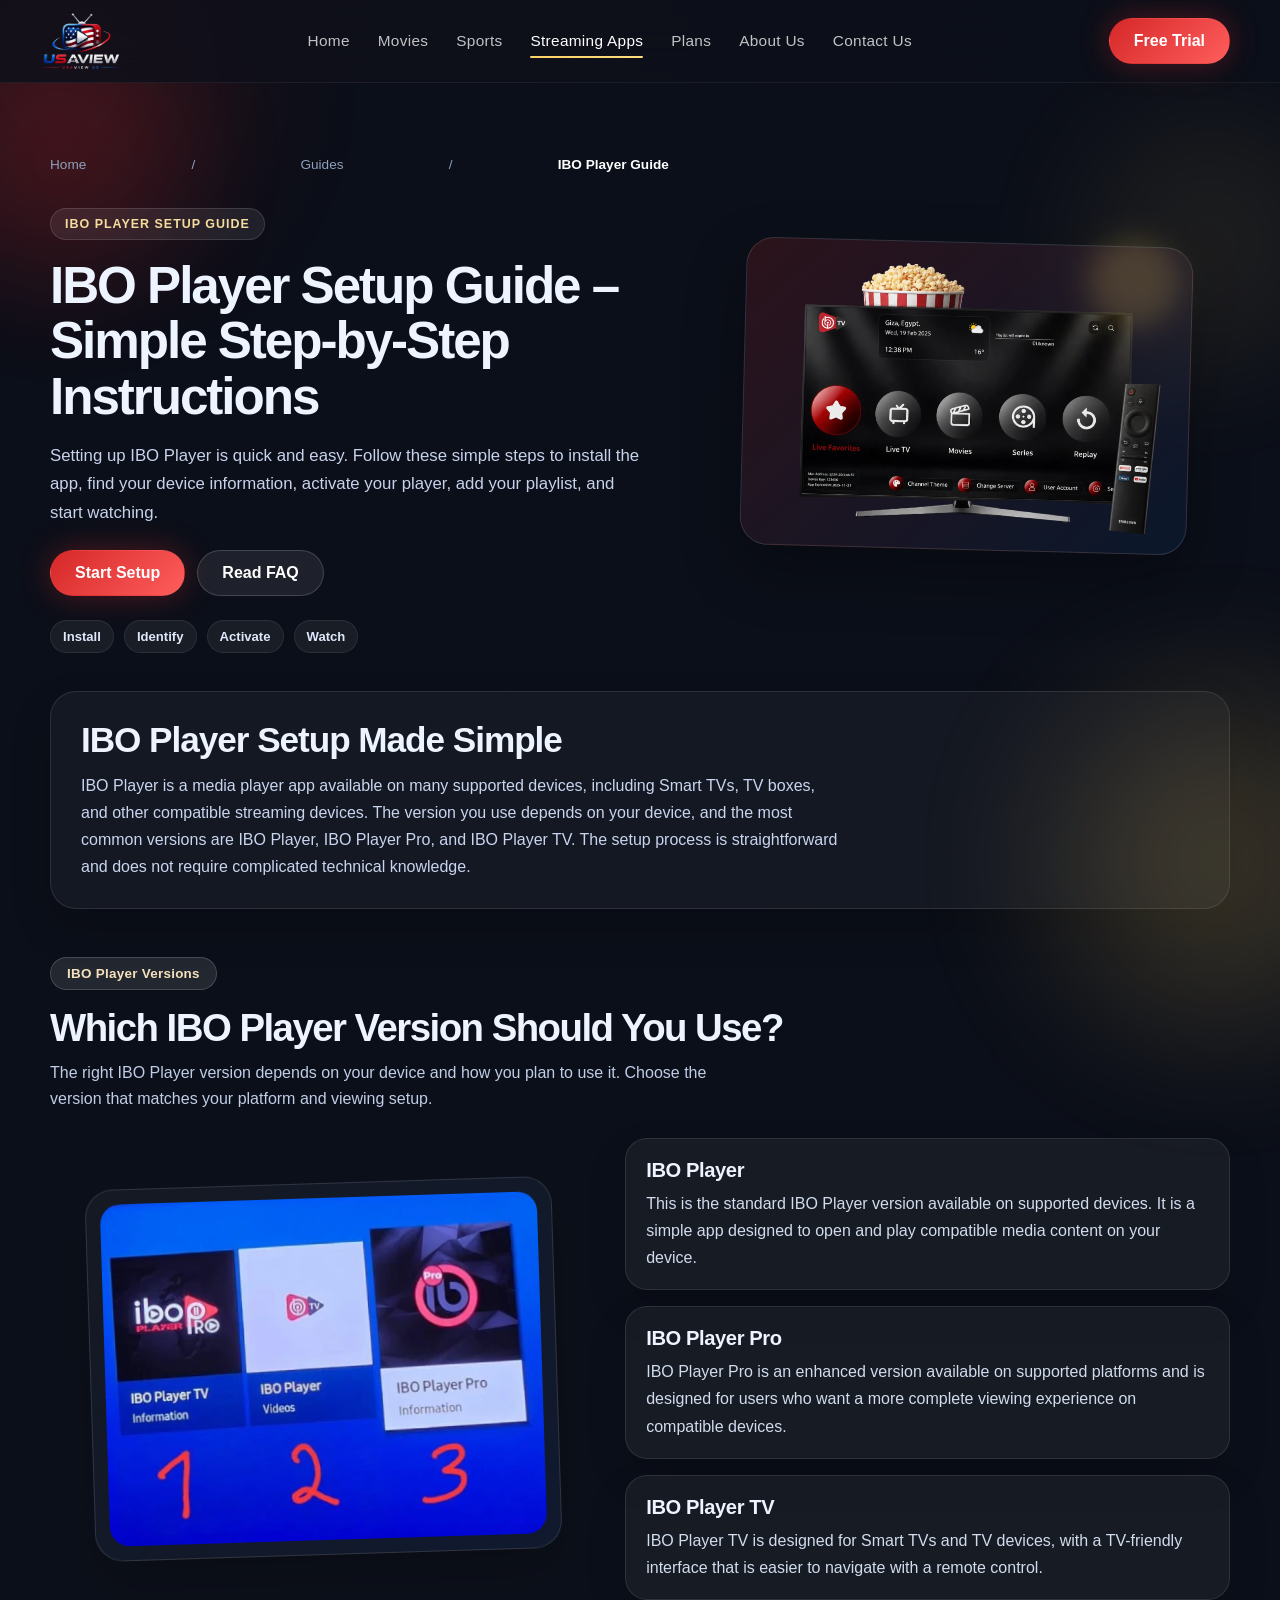
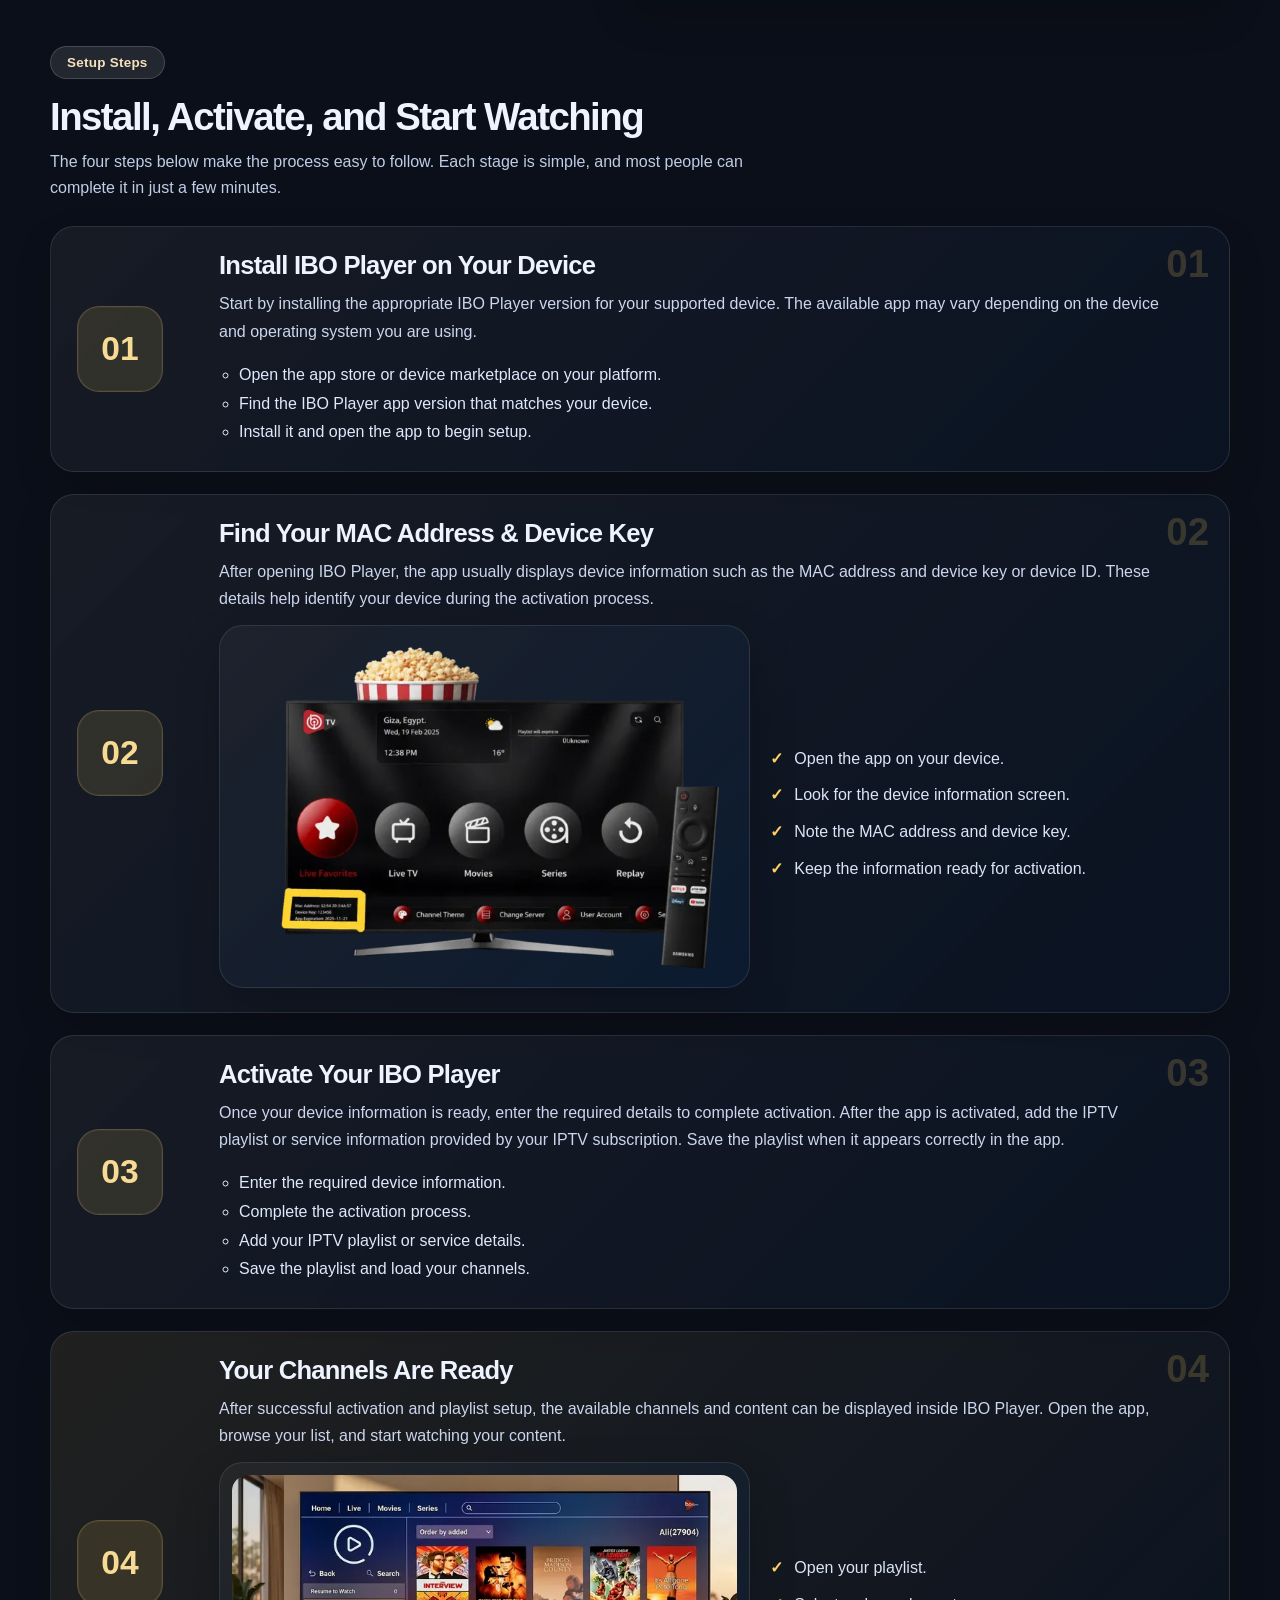
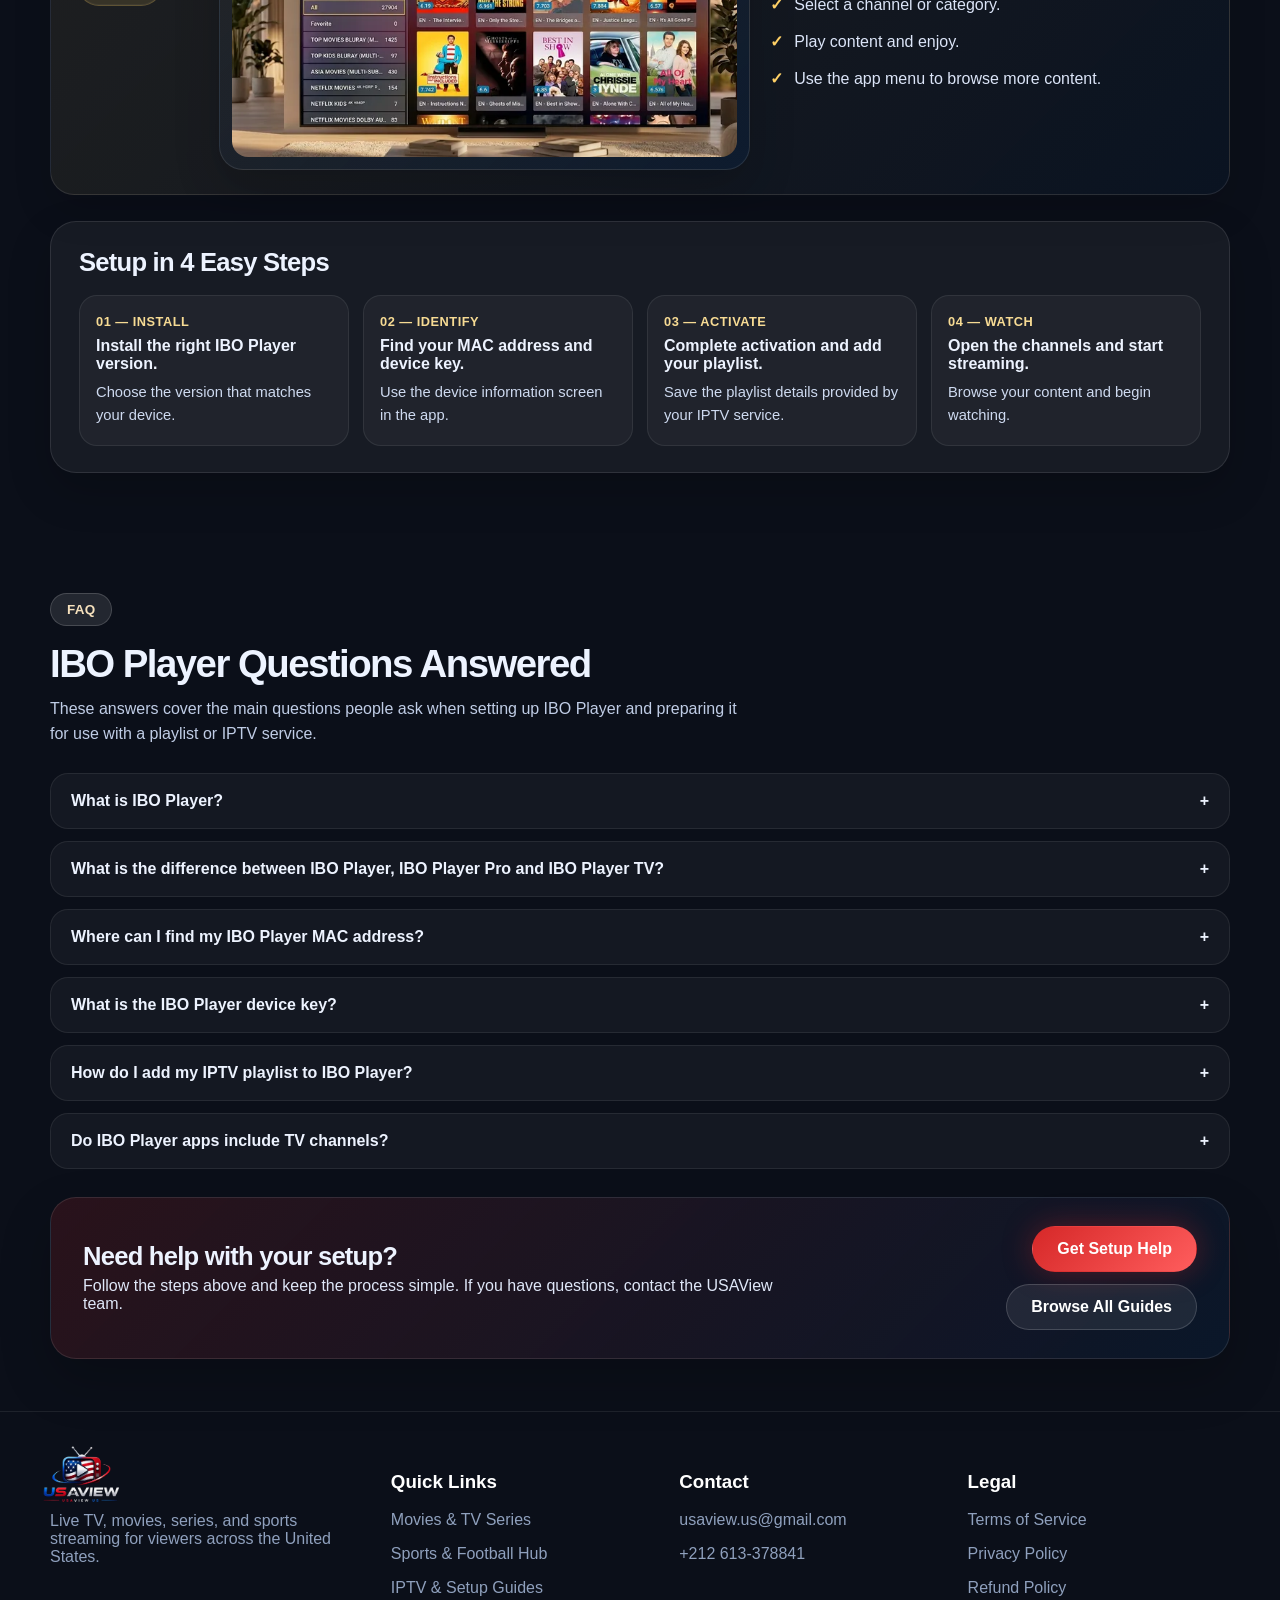
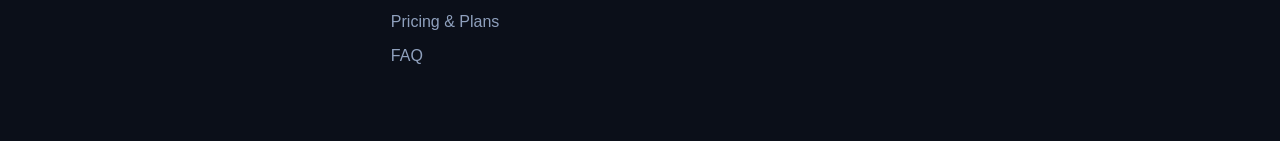
<file: streaming-apps/ibo-player/index.html>
<!DOCTYPE html>
<html lang="en">

<head>
    <meta charset="UTF-8" />
    <meta name="viewport" content="width=device-width, initial-scale=1.0" />
    <title>IBO Player Setup Guide | Easy Activation & Playlist Setup</title>
    <link rel="apple-touch-icon" sizes="180x180" href="../../favicon_io/apple-touch-icon.png">
    <link rel="icon" type="image/png" sizes="32x32" href="../../favicon_io/favicon-32x32.png">
    <link rel="icon" type="image/png" sizes="16x16" href="../../favicon_io/favicon-16x16.png">
    <link rel="manifest" href="../../favicon_io/site.webmanifest">
    <meta name="description"
        content="Learn how to set up IBO Player, IBO Player Pro and IBO Player TV. Follow our simple guide to find your MAC address, activate your player, add your playlist and start watching." />
    <link rel="canonical" href="https://usaview.us/streaming-apps/ibo-player/" />
    <meta name="robots" content="index, follow" />
    <meta name="author" content="USAView" />

    <meta property="og:type" content="website" />
    <meta property="og:title" content="IBO Player Setup Guide | Easy Activation & Playlist Setup" />
    <meta property="og:description"
        content="Learn how to set up IBO Player, IBO Player Pro and IBO Player TV. Follow our simple guide to find your MAC address, activate your player, add your playlist and start watching." />
    <meta property="og:url" content="https://usaview.us/streaming-apps/ibo-player/" />
    <meta property="og:site_name" content="USAView" />
    <meta property="og:image" content="https://usaview.us/assets/imgs/setup/ibo-player/ibobanner.webp" />

    <meta name="twitter:card" content="summary_large_image" />
    <meta name="twitter:title" content="IBO Player Setup Guide | Easy Activation & Playlist Setup" />
    <meta name="twitter:description"
        content="Learn how to set up IBO Player, IBO Player Pro and IBO Player TV. Follow our simple guide to find your MAC address, activate your player, add your playlist and start watching." />
    <meta name="twitter:image" content="https://usaview.us/assets/imgs/setup/ibo-player/ibobanner.webp" />

    <link rel="stylesheet" href="../../style.css">

    <script type="application/ld+json">
    {
      "@context": "https://schema.org",
      "@graph": [
        {
          "@type": "Organization",
          "@id": "https://usaview.us/#organization",
          "name": "USAView",
          "url": "https://usaview.us",
          "logo": "https://usaview.us/assets/imgs/logos/logo.webp"
        },
        {
          "@type": "WebSite",
          "@id": "https://usaview.us/#website",
          "url": "https://usaview.us",
          "name": "USAView"
        },
        {
          "@type": "WebPage",
          "@id": "https://usaview.us/streaming-apps/ibo-player/#webpage",
          "url": "https://usaview.us/streaming-apps/ibo-player/",
          "name": "IBO Player Setup Guide | Easy Activation & Playlist Setup",
          "description": "Learn how to set up IBO Player, IBO Player Pro and IBO Player TV. Follow our simple guide to find your MAC address, activate your player, add your playlist and start watching.",
          "isPartOf": {
            "@id": "https://usaview.us/#website"
          },
          "breadcrumb": {
            "@id": "https://usaview.us/streaming-apps/ibo-player/#breadcrumb"
          }
        },
        {
          "@type": "BreadcrumbList",
          "@id": "https://usaview.us/streaming-apps/ibo-player/#breadcrumb",
          "itemListElement": [
            {
              "@type": "ListItem",
              "position": 1,
              "name": "Home",
              "item": "https://usaview.us/"
            },
            {
              "@type": "ListItem",
              "position": 2,
              "name": "IPTV & Streaming Setup Guides",
              "item": "https://usaview.us/streaming-apps/"
            },
            {
              "@type": "ListItem",
              "position": 3,
              "name": "IBO Player Setup Guide",
              "item": "https://usaview.us/streaming-apps/ibo-player/"
            }
          ]
        },
        {
          "@type": "HowTo",
          "name": "IBO Player setup guide",
          "description": "Install IBO Player, find the MAC address and device key, activate the player, add your playlist, and start watching.",
          "totalTime": "PT5M",
          "step": [
            {
              "@type": "HowToStep",
              "position": 1,
              "name": "Install IBO Player",
              "text": "Install the correct IBO Player version for your supported device.",
              "url": "https://usaview.us/streaming-apps/ibo-player/#step-1"
            },
            {
              "@type": "HowToStep",
              "position": 2,
              "name": "Find MAC address and device key",
              "text": "Open IBO Player and look for your MAC address and device key or device ID.",
              "url": "https://usaview.us/streaming-apps/ibo-player/#step-2"
            },
            {
              "@type": "HowToStep",
              "position": 3,
              "name": "Activate and add playlist",
              "text": "Enter the required device details to activate the app and add the IPTV playlist supplied by your service.",
              "url": "https://usaview.us/streaming-apps/ibo-player/#step-3"
            },
            {
              "@type": "HowToStep",
              "position": 4,
              "name": "Start watching",
              "text": "After the playlist loads, open the channel list and start watching.",
              "url": "https://usaview.us/streaming-apps/ibo-player/#step-4"
            }
          ]
        },
        {
          "@type": "FAQPage",
          "mainEntity": [
            {
              "@type": "Question",
              "name": "What is IBO Player?",
              "acceptedAnswer": {
                "@type": "Answer",
                "text": "IBO Player is a media player application used to load and play compatible playlists or service data on supported devices. It is not itself an IPTV provider or a source of channels by itself."
              }
            },
            {
              "@type": "Question",
              "name": "What is the difference between IBO Player, IBO Player Pro and IBO Player TV?",
              "acceptedAnswer": {
                "@type": "Answer",
                "text": "IBO Player is the standard version available on supported devices, IBO Player Pro is an enhanced version on supported platforms, and IBO Player TV is designed for Smart TVs and TV devices with a TV-friendly interface for remote control use."
              }
            },
            {
              "@type": "Question",
              "name": "Where can I find my IBO Player MAC address?",
              "acceptedAnswer": {
                "@type": "Answer",
                "text": "Your MAC address and device key are usually displayed on the app's device information, settings, or activation screen after you open IBO Player."
              }
            },
            {
              "@type": "Question",
              "name": "What is the IBO Player device key?",
              "acceptedAnswer": {
                "@type": "Answer",
                "text": "The device key or device ID is the unique information the app shows for your device so it can be identified during activation when required."
              }
            },
            {
              "@type": "Question",
              "name": "How do I add my IPTV playlist to IBO Player?",
              "acceptedAnswer": {
                "@type": "Answer",
                "text": "After activation, open the app, choose the option to add or load your playlist, then enter the playlist details or service information supplied by your IPTV provider and save it."
              }
            },
            {
              "@type": "Question",
              "name": "Do IBO Player apps include TV channels?",
              "acceptedAnswer": {
                "@type": "Answer",
                "text": "No. IBO Player is a media player application. It does not itself provide TV channels or IPTV subscriptions. The channels and content depend on the playlist, service, or provider you add to the app."
              }
            }
          ]
        }
      ]
    }
    </script>

    <style>
        .ibo-setup-page {
            color: #edf3ff;
            background: linear-gradient(180deg, rgba(11, 15, 25, 0.98) 0%, rgba(11, 15, 25, 1) 100%);
        }

        .ibo-setup-page .ibo-shell {
            width: min(1180px, calc(100% - 32px));
            margin: 0 auto;
        }

        .ibo-setup-page .ibo-section {
            padding: 36px 0 10px;
        }

        .ibo-setup-page .ibo-hero {
            padding: 56px 0 26px;
            position: relative;
            overflow: hidden;
        }

        .ibo-setup-page .ibo-hero::before,
        .ibo-setup-page .ibo-hero::after {
            content: "";
            position: absolute;
            border-radius: 50%;
            filter: blur(60px);
            opacity: 0.2;
            pointer-events: none;
        }

        .ibo-setup-page .ibo-hero::before {
            width: 240px;
            height: 240px;
            background: rgba(214, 40, 40, 0.7);
            top: -40px;
            left: -60px;
        }

        .ibo-setup-page .ibo-hero::after {
            width: 260px;
            height: 260px;
            background: rgba(255, 209, 102, 0.36);
            right: -60px;
            top: 30px;
        }

        .ibo-setup-page .ibo-hero-grid {
            position: relative;
            display: grid;
            grid-template-columns: 1.08fr 0.92fr;
            gap: 34px;
            align-items: center;
        }

        .ibo-setup-page .ibo-kicker {
            display: inline-flex;
            align-items: center;
            padding: 8px 14px;
            border-radius: 999px;
            background: rgba(255, 255, 255, 0.08);
            border: 1px solid rgba(255, 255, 255, 0.12);
            color: #f6dd9d;
            font-size: 0.78rem;
            font-weight: 700;
            letter-spacing: 0.08em;
            text-transform: uppercase;
            margin-bottom: 18px;
        }

        .ibo-setup-page .ibo-hero h1 {
            margin: 0;
            font-size: clamp(2.2rem, 4vw, 4rem);
            line-height: 1.08;
            letter-spacing: -0.04em;
            max-width: 620px;
        }

        .ibo-setup-page .ibo-hero p {
            margin: 18px 0 0;
            color: #c8d2eb;
            font-size: 1.05rem;
            line-height: 1.7;
            max-width: 600px;
        }

        .ibo-setup-page .ibo-hero-actions {
            display: flex;
            flex-wrap: wrap;
            gap: 12px;
            margin-top: 22px;
        }

        .ibo-setup-page .ibo-trust-list {
            display: flex;
            flex-wrap: wrap;
            gap: 10px;
            margin-top: 24px;
        }

        .ibo-setup-page .ibo-trust-list span {
            display: inline-flex;
            align-items: center;
            padding: 8px 12px;
            border-radius: 999px;
            background: rgba(255, 255, 255, 0.06);
            border: 1px solid rgba(255, 255, 255, 0.08);
            color: #dfe8fa;
            font-size: 0.82rem;
            font-weight: 600;
        }

        .ibo-setup-page .ibo-hero-media {
            position: relative;
            padding: 14px;
            border-radius: 28px;
            background: linear-gradient(135deg, rgba(214, 40, 40, 0.16), rgba(10, 35, 66, 0.46));
            border: 1px solid rgba(255, 255, 255, 0.12);
            box-shadow: 0 24px 60px rgba(0, 0, 0, 0.32);
            transform: rotate(1.5deg);
        }

        .ibo-setup-page .ibo-hero-media::before {
            content: "";
            position: absolute;
            inset: -10px 14px auto auto;
            width: 90px;
            height: 90px;
            background: rgba(255, 209, 102, 0.18);
            border-radius: 50%;
            filter: blur(14px);
        }

        .ibo-setup-page .ibo-hero-media img {
            display: block;
            width: 100%;
            max-width: 100%;
            height: auto;
            border-radius: 22px;
            object-fit: cover;
        }

        .ibo-setup-page .ibo-intro {
            padding: 12px 0 12px;
        }

        .ibo-setup-page .ibo-intro-wrap {
            padding: 28px 30px;
            border-radius: 26px;
            background: rgba(255, 255, 255, 0.04);
            border: 1px solid rgba(255, 255, 255, 0.1);
            box-shadow: 0 18px 40px rgba(0, 0, 0, 0.18);
        }

        .ibo-setup-page .ibo-intro-wrap h2 {
            margin: 0 0 12px;
            font-size: clamp(1.6rem, 3vw, 2.2rem);
            letter-spacing: -0.03em;
        }

        .ibo-setup-page .ibo-intro-wrap p {
            margin: 0;
            color: #c9d5ef;
            line-height: 1.7;
            max-width: 760px;
        }

        .ibo-setup-page .ibo-section-head {
            display: flex;
            justify-content: space-between;
            align-items: end;
            gap: 20px;
            margin-bottom: 26px;
        }

        .ibo-setup-page .ibo-section-head h2 {
            margin: 0;
            font-size: clamp(1.8rem, 3vw, 2.7rem);
            line-height: 1.15;
            letter-spacing: -0.04em;
        }

        .ibo-setup-page .ibo-section-head p {
            margin: 10px 0 0;
            color: #c0cde6;
            line-height: 1.6;
            max-width: 700px;
        }

        .ibo-setup-page .ibo-version-layout {
            display: grid;
            grid-template-columns: 0.95fr 1.05fr;
            gap: 28px;
            align-items: center;
        }

        .ibo-setup-page .ibo-version-visual {
            position: relative;
            padding: 14px;
            border-radius: 28px;
            background: linear-gradient(135deg, rgba(255, 255, 255, 0.04), rgba(17, 30, 58, 0.64));
            border: 1px solid rgba(255, 255, 255, 0.12);
            box-shadow: 0 22px 48px rgba(0, 0, 0, 0.18);
            transform: rotate(-1.8deg);
        }

        .ibo-setup-page .ibo-version-visual img {
            display: block;
            width: 100%;
            height: auto;
            border-radius: 20px;
            object-fit: cover;
        }

        .ibo-setup-page .ibo-version-cards {
            display: grid;
            gap: 16px;
        }

        .ibo-setup-page .ibo-version-card {
            background: rgba(255, 255, 255, 0.05);
            border: 1px solid rgba(255, 255, 255, 0.1);
            border-radius: 22px;
            padding: 20px 20px 18px;
            box-shadow: 0 18px 40px rgba(0, 0, 0, 0.14);
            transition: transform .25s ease, border-color .25s ease;
        }

        .ibo-setup-page .ibo-version-card:hover {
            transform: translateY(-3px);
            border-color: rgba(255, 209, 102, 0.4);
        }

        .ibo-setup-page .ibo-version-card h3 {
            margin: 0 0 8px;
            font-size: 1.26rem;
            letter-spacing: -0.02em;
        }

        .ibo-setup-page .ibo-version-card p {
            margin: 0;
            color: #d1dced;
            line-height: 1.7;
        }

        .ibo-setup-page .ibo-step-list {
            list-style: none;
            padding: 0;
            margin: 0;
            display: grid;
            gap: 22px;
        }

        .ibo-setup-page .ibo-step-item {
            position: relative;
            display: grid;
            grid-template-columns: 120px minmax(0, 1fr);
            gap: 22px;
            align-items: center;
            padding: 24px 26px;
            border-radius: 24px;
            background: linear-gradient(135deg, rgba(255, 255, 255, 0.05), rgba(10, 35, 66, 0.24));
            border: 1px solid rgba(255, 255, 255, 0.1);
            box-shadow: 0 16px 38px rgba(0, 0, 0, 0.14);
        }

        .ibo-setup-page .ibo-step-item::before {
            content: attr(data-step);
            position: absolute;
            right: 20px;
            top: 18px;
            font-size: clamp(2.2rem, 3vw, 3.2rem);
            font-weight: 800;
            color: rgba(255, 209, 102, 0.18);
            line-height: 1;
            pointer-events: none;
        }

        .ibo-setup-page .ibo-step-number {
            display: inline-flex;
            align-items: center;
            justify-content: center;
            width: 86px;
            height: 86px;
            border-radius: 22px;
            background: rgba(255, 209, 102, 0.12);
            border: 1px solid rgba(255, 209, 102, 0.2);
            font-size: 2.1rem;
            font-weight: 800;
            color: #f7db94;
            box-shadow: inset 0 0 0 1px rgba(255,255,255,0.04);
        }

        .ibo-setup-page .ibo-step-copy {
            padding-right: 40px;
        }

        .ibo-setup-page .ibo-step-copy h3 {
            margin: 0 0 10px;
            font-size: clamp(1.3rem, 2vw, 1.9rem);
            letter-spacing: -0.03em;
        }

        .ibo-setup-page .ibo-step-copy p {
            margin: 0;
            color: #ccd6ee;
            line-height: 1.7;
        }

        .ibo-setup-page .ibo-step-copy ul {
            margin: 16px 0 0;
            padding-left: 20px;
            color: #dfe9fb;
            line-height: 1.8;
        }

        .ibo-setup-page .ibo-step-preview {
            display: grid;
            grid-template-columns: 1.15fr 0.85fr;
            gap: 20px;
            align-items: center;
            margin-top: 12px;
        }

        .ibo-setup-page .ibo-photo-card {
            position: relative;
            padding: 12px;
            border-radius: 24px;
            background: linear-gradient(135deg, rgba(255, 255, 255, 0.04), rgba(10, 35, 66, 0.42));
            border: 1px solid rgba(255, 255, 255, 0.1);
            box-shadow: 0 18px 46px rgba(0, 0, 0, 0.2);
        }

        .ibo-setup-page .ibo-photo-card img {
            display: block;
            width: 100%;
            height: auto;
            border-radius: 16px;
            object-fit: cover;
        }

        .ibo-setup-page .ibo-step-copy .ibo-checklist {
            margin-top: 16px;
            padding: 0;
            list-style: none;
            display: grid;
            gap: 8px;
        }

        .ibo-setup-page .ibo-step-copy .ibo-checklist li {
            position: relative;
            padding-left: 24px;
            color: #dce5f8;
        }

        .ibo-setup-page .ibo-step-copy .ibo-checklist li::before {
            content: "✓";
            position: absolute;
            left: 0;
            top: 0;
            color: #ffd166;
            font-weight: 700;
        }

        .ibo-setup-page .ibo-step-item--final {
            background: linear-gradient(135deg, rgba(255, 209, 102, 0.09), rgba(10, 35, 66, 0.2));
        }

        .ibo-setup-page .ibo-summary {
            padding-top: 16px;
        }

        .ibo-setup-page .ibo-summary-box {
            padding: 26px 28px;
            border-radius: 26px;
            background: rgba(255, 255, 255, 0.05);
            border: 1px solid rgba(255, 255, 255, 0.1);
            box-shadow: 0 18px 44px rgba(0, 0, 0, 0.18);
        }

        .ibo-setup-page .ibo-summary-box h3 {
            margin: 0 0 18px;
            font-size: clamp(1.45rem, 2vw, 2rem);
            letter-spacing: -0.03em;
        }

        .ibo-setup-page .ibo-summary-list {
            display: grid;
            grid-template-columns: repeat(4, minmax(0, 1fr));
            gap: 14px;
        }

        .ibo-setup-page .ibo-summary-step {
            padding: 18px 16px;
            border-radius: 18px;
            background: rgba(255, 255, 255, 0.04);
            border: 1px solid rgba(255, 255, 255, 0.08);
        }

        .ibo-setup-page .ibo-summary-step strong {
            display: block;
            margin-bottom: 8px;
            color: #f7db94;
            letter-spacing: 0.04em;
            font-size: 0.8rem;
            text-transform: uppercase;
        }

        .ibo-setup-page .ibo-summary-step span {
            font-weight: 600;
            color: #edf3ff;
        }

        .ibo-setup-page .ibo-summary-step p {
            margin: 8px 0 0;
            color: #cedaf0;
            line-height: 1.55;
            font-size: 0.92rem;
        }

        .ibo-setup-page .faq-list {
            margin-top: 20px;
        }

        .ibo-setup-page .faq-item {
            background: rgba(255, 255, 255, 0.04);
            border: 1px solid rgba(255, 255, 255, 0.08);
        }

        .ibo-setup-page .faq-question {
            font-weight: 600;
            color: #edf3ff;
        }

        .ibo-setup-page .faq-answer p {
            margin: 0;
            color: #d2dced;
            line-height: 1.75;
        }

        .ibo-setup-page .faq-answer {
            color: #d2dced;
        }

        .ibo-setup-page .ibo-final-cta {
            padding: 18px 0 52px;
        }

        .ibo-setup-page .ibo-cta-box {
            display: flex;
            align-items: center;
            justify-content: space-between;
            gap: 22px;
            padding: 28px 32px;
            border-radius: 26px;
            background: linear-gradient(135deg, rgba(214, 40, 40, 0.15), rgba(10, 35, 66, 0.4));
            border: 1px solid rgba(255, 255, 255, 0.1);
            box-shadow: 0 22px 52px rgba(0, 0, 0, 0.2);
        }

        .ibo-setup-page .ibo-cta-box h3 {
            margin: 0 0 6px;
            font-size: clamp(1.3rem, 2vw, 2rem);
            letter-spacing: -0.03em;
        }

        .ibo-setup-page .ibo-cta-box p {
            margin: 0;
            color: #dfe7f8;
        }

        .ibo-setup-page .ibo-cta-actions {
            display: flex;
            flex-wrap: wrap;
            gap: 12px;
            justify-content: flex-end;
        }

        @media (max-width: 980px) {
            .ibo-setup-page .ibo-hero-grid,
            .ibo-setup-page .ibo-version-layout,
            .ibo-setup-page .ibo-step-preview {
                grid-template-columns: 1fr;
            }

            .ibo-setup-page .ibo-section-head,
            .ibo-setup-page .ibo-cta-box {
                flex-direction: column;
                align-items: flex-start;
            }

            .ibo-setup-page .ibo-cta-actions {
                justify-content: flex-start;
            }

            .ibo-setup-page .ibo-summary-list {
                grid-template-columns: repeat(2, minmax(0, 1fr));
            }
        }

        @media (max-width: 680px) {
            .ibo-setup-page .ibo-hero {
                padding-top: 42px;
            }

            .ibo-setup-page .ibo-hero-media,
            .ibo-setup-page .ibo-version-visual {
                transform: none;
            }

            .ibo-setup-page .ibo-step-item {
                grid-template-columns: 1fr;
                gap: 14px;
                padding: 20px 18px 20px;
            }

            .ibo-setup-page .ibo-step-number {
                width: 72px;
                height: 72px;
                font-size: 1.8rem;
            }

            .ibo-setup-page .ibo-step-copy {
                padding-right: 0;
            }

            .ibo-setup-page .ibo-summary-list {
                grid-template-columns: 1fr;
            }

            .ibo-setup-page .ibo-intro-wrap,
            .ibo-setup-page .ibo-cta-box,
            .ibo-setup-page .ibo-summary-box {
                padding-left: 18px;
                padding-right: 18px;
            }
        }

        @media (prefers-reduced-motion: reduce) {
            .ibo-setup-page *,
            .ibo-setup-page *::before,
            .ibo-setup-page *::after {
                animation: none !important;
                transition: none !important;
                scroll-behavior: auto !important;
            }
        }
    </style>
</head>

<body>
    <header>
        <div class="container">
            <nav aria-label="Main Navigation">
                <a class="logo" href="/" aria-label="USAView Home">
                    <img src="../../assets/imgs/logos/logo.webp" alt="USAView logo" width="160" height="44">
                </a>
                <a class="btn btn-primary btn-header"
                    href="https://wa.me/212613378841?text=hello%20usa%20view%20i%20want%20free%20trial%2024%20hours"
                    target="_blank" rel="noopener">Free Trial</a>
                <button class="nav-toggle" aria-label="Toggle navigation" aria-expanded="false"
                    aria-controls="navLinks">
                    <span class="bar"></span>
                    <span class="bar"></span>
                    <span class="bar"></span>
                </button>
                <div class="nav-links" id="navLinks">
                    <a href="/">Home</a>
                    <a href="/movies">Movies</a>
                    <a href="/sports">Sports</a>
                    <a href="/streaming-apps/" class="active" aria-current="page">Streaming Apps</a>
                    <a href="/#plans">Plans</a>
                    <a href="/about">About Us</a>
                    <a href="/contact">Contact Us</a>
                </div>
            </nav>
        </div>
    </header>

    <main class="ibo-setup-page">
        <section class="ibo-hero" aria-labelledby="ibo-hero-title">
            <div class="ibo-shell">
                <div class="ibo-hero-grid">
                    <div>
                        <nav class="breadcrumbs" aria-label="Breadcrumb">
                            <a href="/">Home</a>
                            <span aria-hidden="true">/</span>
                            <a href="/streaming-apps/">Guides</a>
                            <span aria-hidden="true">/</span>
                            <span class="current" aria-current="page">IBO Player Guide</span>
                        </nav>

                        <div class="ibo-kicker">IBO Player Setup Guide</div>
                        <h1 id="ibo-hero-title">IBO Player Setup Guide – Simple Step-by-Step Instructions</h1>
                        <p>
                            Setting up IBO Player is quick and easy. Follow these simple steps to install the app,
                            find your device information, activate your player, add your playlist, and start watching.
                        </p>
                        <div class="ibo-hero-actions">
                            <a class="btn btn-primary" href="#step-1" title="Start the IBO Player setup guide">Start Setup</a>
                            <a class="btn btn-secondary" href="#faq" title="Read the IBO Player FAQ">Read FAQ</a>
                        </div>
                        <div class="ibo-trust-list" aria-label="IBO Player steps overview">
                            <span>Install</span>
                            <span>Identify</span>
                            <span>Activate</span>
                            <span>Watch</span>
                        </div>
                    </div>

                    <figure class="ibo-hero-media">
                        <img src="../../assets/imgs/setup/ibo-player/ibobanner.webp"
                            alt="IBO Player setup guide"
                            width="640"
                            height="460"
                            loading="eager"
                            decoding="async">
                    </figure>
                </div>
            </div>
        </section>

        <section class="ibo-intro" aria-labelledby="ibo-intro-title">
            <div class="ibo-shell">
                <div class="ibo-intro-wrap">
                    <h2 id="ibo-intro-title">IBO Player Setup Made Simple</h2>
                    <p>
                        IBO Player is a media player app available on many supported devices, including Smart TVs,
                        TV boxes, and other compatible streaming devices. The version you use depends on your device,
                        and the most common versions are IBO Player, IBO Player Pro, and IBO Player TV. The setup
                        process is straightforward and does not require complicated technical knowledge.
                    </p>
                </div>
            </div>
        </section>

        <section class="ibo-section" aria-labelledby="versions-title">
            <div class="ibo-shell">
                <div class="ibo-section-head">
                    <div>
                        <div class="pill">IBO Player Versions</div>
                        <h2 id="versions-title">Which IBO Player Version Should You Use?</h2>
                        <p>
                            The right IBO Player version depends on your device and how you plan to use it. Choose the
                            version that matches your platform and viewing setup.
                        </p>
                    </div>
                </div>

                <div class="ibo-version-layout">
                    <figure class="ibo-version-visual">
                        <img src="../../assets/imgs/setup/ibo-player/ibo-player-TV-pro-SmartTv-store1.webp"
                            alt="IBO Player versions and app interface for Smart TV devices"
                            width="720"
                            height="540"
                            loading="lazy"
                            decoding="async">
                    </figure>

                    <div class="ibo-version-cards" aria-label="IBO Player versions">
                        <article class="ibo-version-card">
                            <h3>IBO Player</h3>
                            <p>
                                This is the standard IBO Player version available on supported devices. It is a simple
                                app designed to open and play compatible media content on your device.
                            </p>
                        </article>

                        <article class="ibo-version-card">
                            <h3>IBO Player Pro</h3>
                            <p>
                                IBO Player Pro is an enhanced version available on supported platforms and is designed for
                                users who want a more complete viewing experience on compatible devices.
                            </p>
                        </article>

                        <article class="ibo-version-card">
                            <h3>IBO Player TV</h3>
                            <p>
                                IBO Player TV is designed for Smart TVs and TV devices, with a TV-friendly interface that
                                is easier to navigate with a remote control.
                            </p>
                        </article>
                    </div>
                </div>
            </div>
        </section>

        <section class="ibo-section" aria-labelledby="setup-steps-title">
            <div class="ibo-shell">
                <div class="ibo-section-head">
                    <div>
                        <div class="pill">Setup Steps</div>
                        <h2 id="setup-steps-title">Install, Activate, and Start Watching</h2>
                        <p>
                            The four steps below make the process easy to follow. Each stage is simple, and most people
                            can complete it in just a few minutes.
                        </p>
                    </div>
                </div>

                <ol class="ibo-step-list">
                    <li class="ibo-step-item" data-step="01" id="step-1">
                        <div class="ibo-step-number">01</div>
                        <div class="ibo-step-copy">
                            <h3>Install IBO Player on Your Device</h3>
                            <p>
                                Start by installing the appropriate IBO Player version for your supported device. The
                                available app may vary depending on the device and operating system you are using.
                            </p>
                            <ul>
                                <li>Open the app store or device marketplace on your platform.</li>
                                <li>Find the IBO Player app version that matches your device.</li>
                                <li>Install it and open the app to begin setup.</li>
                            </ul>
                        </div>
                    </li>

                    <li class="ibo-step-item" data-step="02" id="step-2">
                        <div class="ibo-step-number">02</div>
                        <div class="ibo-step-copy">
                            <h3>Find Your MAC Address &amp; Device Key</h3>
                            <p>
                                After opening IBO Player, the app usually displays device information such as the MAC
                                address and device key or device ID. These details help identify your device during the
                                activation process.
                            </p>
                            <div class="ibo-step-preview">
                                <div class="ibo-photo-card">
                                    <img src="../../assets/imgs/setup/ibo-player/ibo-player-on-smart-tv-mac-adr3.webp"
                                        alt="IBO Player MAC address and device key"
                                        width="680"
                                        height="520"
                                        loading="lazy"
                                        decoding="async">
                                </div>
                                <div>
                                    <ul class="ibo-checklist">
                                        <li>Open the app on your device.</li>
                                        <li>Look for the device information screen.</li>
                                        <li>Note the MAC address and device key.</li>
                                        <li>Keep the information ready for activation.</li>
                                    </ul>
                                </div>
                            </div>
                        </div>
                    </li>

                    <li class="ibo-step-item" data-step="03" id="step-3">
                        <div class="ibo-step-number">03</div>
                        <div class="ibo-step-copy">
                            <h3>Activate Your IBO Player</h3>
                            <p>
                                Once your device information is ready, enter the required details to complete activation.
                                After the app is activated, add the IPTV playlist or service information provided by your
                                IPTV subscription. Save the playlist when it appears correctly in the app.
                            </p>
                            <ul>
                                <li>Enter the required device information.</li>
                                <li>Complete the activation process.</li>
                                <li>Add your IPTV playlist or service details.</li>
                                <li>Save the playlist and load your channels.</li>
                            </ul>
                        </div>
                    </li>

                    <li class="ibo-step-item ibo-step-item--final" data-step="04" id="step-4">
                        <div class="ibo-step-number">04</div>
                        <div class="ibo-step-copy">
                            <h3>Your Channels Are Ready</h3>
                            <p>
                                After successful activation and playlist setup, the available channels and content can be
                                displayed inside IBO Player. Open the app, browse your list, and start watching your
                                content.
                            </p>
                            <div class="ibo-step-preview">
                                <div class="ibo-photo-card">
                                    <img src="../../assets/imgs/setup/ibo-player/ibo-player-channels-list.webp"
                                        alt="IBO Player channels list after playlist setup"
                                        width="680"
                                        height="520"
                                        loading="lazy"
                                        decoding="async">
                                </div>
                                <div>
                                    <ul class="ibo-checklist">
                                        <li>Open your playlist.</li>
                                        <li>Select a channel or category.</li>
                                        <li>Play content and enjoy.</li>
                                        <li>Use the app menu to browse more content.</li>
                                    </ul>
                                </div>
                            </div>
                        </div>
                    </li>
                </ol>
            </div>
        </section>

        <section class="ibo-summary" aria-labelledby="summary-title">
            <div class="ibo-shell">
                <div class="ibo-summary-box">
                    <h3 id="summary-title">Setup in 4 Easy Steps</h3>
                    <div class="ibo-summary-list">
                        <div class="ibo-summary-step">
                            <strong>01 — Install</strong>
                            <span>Install the right IBO Player version.</span>
                            <p>Choose the version that matches your device.</p>
                        </div>
                        <div class="ibo-summary-step">
                            <strong>02 — Identify</strong>
                            <span>Find your MAC address and device key.</span>
                            <p>Use the device information screen in the app.</p>
                        </div>
                        <div class="ibo-summary-step">
                            <strong>03 — Activate</strong>
                            <span>Complete activation and add your playlist.</span>
                            <p>Save the playlist details provided by your IPTV service.</p>
                        </div>
                        <div class="ibo-summary-step">
                            <strong>04 — Watch</strong>
                            <span>Open the channels and start streaming.</span>
                            <p>Browse your content and begin watching.</p>
                        </div>
                    </div>
                </div>
            </div>
        </section>

        <section class="ibo-section" id="faq" aria-labelledby="faq-title">
            <div class="ibo-shell">
                <div class="ibo-section-head">
                    <div>
                        <div class="pill">FAQ</div>
                        <h2 id="faq-title">IBO Player Questions Answered</h2>
                        <p>
                            These answers cover the main questions people ask when setting up IBO Player and preparing it
                            for use with a playlist or IPTV service.
                        </p>
                    </div>
                </div>

                <div class="faq-list reveal">
                    <div class="faq-item">
                        <button class="faq-question" type="button" aria-expanded="false">
                            What is IBO Player?<span>+</span>
                        </button>
                        <div class="faq-answer">
                            <p>
                                IBO Player is a media player application used to load and play compatible playlists or
                                service information on supported devices. It is not itself an IPTV provider or a source of
                                channels by itself.
                            </p>
                        </div>
                    </div>

                    <div class="faq-item">
                        <button class="faq-question" type="button" aria-expanded="false">
                            What is the difference between IBO Player, IBO Player Pro and IBO Player TV?<span>+</span>
                        </button>
                        <div class="faq-answer">
                            <p>
                                IBO Player is the standard version available on supported devices, IBO Player Pro is an
                                enhanced version on supported platforms, and IBO Player TV is designed for Smart TVs and
                                TV devices with a TV-friendly interface for remote control navigation.
                            </p>
                        </div>
                    </div>

                    <div class="faq-item">
                        <button class="faq-question" type="button" aria-expanded="false">
                            Where can I find my IBO Player MAC address?<span>+</span>
                        </button>
                        <div class="faq-answer">
                            <p>
                                Your MAC address and device key are normally displayed inside the app on the device
                                information or settings screen after the application opens.
                            </p>
                        </div>
                    </div>

                    <div class="faq-item">
                        <button class="faq-question" type="button" aria-expanded="false">
                            What is the IBO Player device key?<span>+</span>
                        </button>
                        <div class="faq-answer">
                            <p>
                                The device key or device ID is the unique app information shown for your device so it can
                                be identified during activation when required.
                            </p>
                        </div>
                    </div>

                    <div class="faq-item">
                        <button class="faq-question" type="button" aria-expanded="false">
                            How do I add my IPTV playlist to IBO Player?<span>+</span>
                        </button>
                        <div class="faq-answer">
                            <p>
                                After activation, open the app and choose the option to add or load your playlist. Then
                                enter the provider information or playlist details supplied by your IPTV service and save it.
                            </p>
                        </div>
                    </div>

                    <div class="faq-item">
                        <button class="faq-question" type="button" aria-expanded="false">
                            Do IBO Player apps include TV channels?<span>+</span>
                        </button>
                        <div class="faq-answer">
                            <p>
                                No. IBO Player is a media player application, not an IPTV provider. The channels and
                                content depend on the playlist, service, or provider you add to the app.
                            </p>
                        </div>
                    </div>
                </div>
            </div>
        </section>

        <section class="ibo-final-cta" aria-labelledby="final-cta-title">
            <div class="ibo-shell">
                <div class="ibo-cta-box">
                    <div>
                        <h3 id="final-cta-title">Need help with your setup?</h3>
                        <p>Follow the steps above and keep the process simple. If you have questions, contact the USAView team.</p>
                    </div>
                    <div class="ibo-cta-actions">
                        <a class="btn btn-primary"
                            href="https://wa.me/212613378841?text=hello%20usa%20view%20i%20need%20help%20with%20my%20ibo%20player%20setup"
                            target="_blank"
                            rel="noopener"
                            title="Contact USAView for IBO Player setup support">Get Setup Help</a>
                        <a class="btn btn-secondary" href="/streaming-apps/" title="Return to setup guides">Browse All Guides</a>
                    </div>
                </div>
            </div>
        </section>
    </main>

    <footer>
        <div class="container footer-grid">
            <div>
                <div class="logo footer-logo" style="margin-bottom: 10px;">
                    <img src="../../assets/imgs/logos/logo.webp" alt="USAView logo" width="160" height="44" loading="lazy">
                </div>
                <p>Live TV, movies, series, and sports streaming for viewers across the United States.</p>
            </div>

            <div>
                <h3 style="color: var(--white);">Quick Links</h3>
                <p><a href="/movies">Movies &amp; TV Series</a></p>
                <p><a href="/sports">Sports &amp; Football Hub</a></p>
                <p><a href="/streaming-apps/">IPTV &amp; Setup Guides</a></p>
                <p><a href="/#plans">Pricing &amp; Plans</a></p>
                <p><a href="/#faq">FAQ</a></p>
            </div>

            <div>
                <h3 style="color: var(--white);">Contact</h3>
                <p><a href="mailto:usaview.us@gmail.com" style="color: inherit;">usaview.us@gmail.com</a></p>
                <p><a href="https://wa.me/212613378841" style="color: inherit;">+212 613-378841</a></p>
            </div>

            <div>
                <h3 style="color: var(--white);">Legal</h3>
                <p><a href="/terms">Terms of Service</a></p>
                <p><a href="/privacy">Privacy Policy</a></p>
                <p><a href="/refund-policy">Refund Policy</a></p>
            </div>
        </div>
    </footer>

    <script src="../../scripts.js"></script>
</body>

</html>
</file>
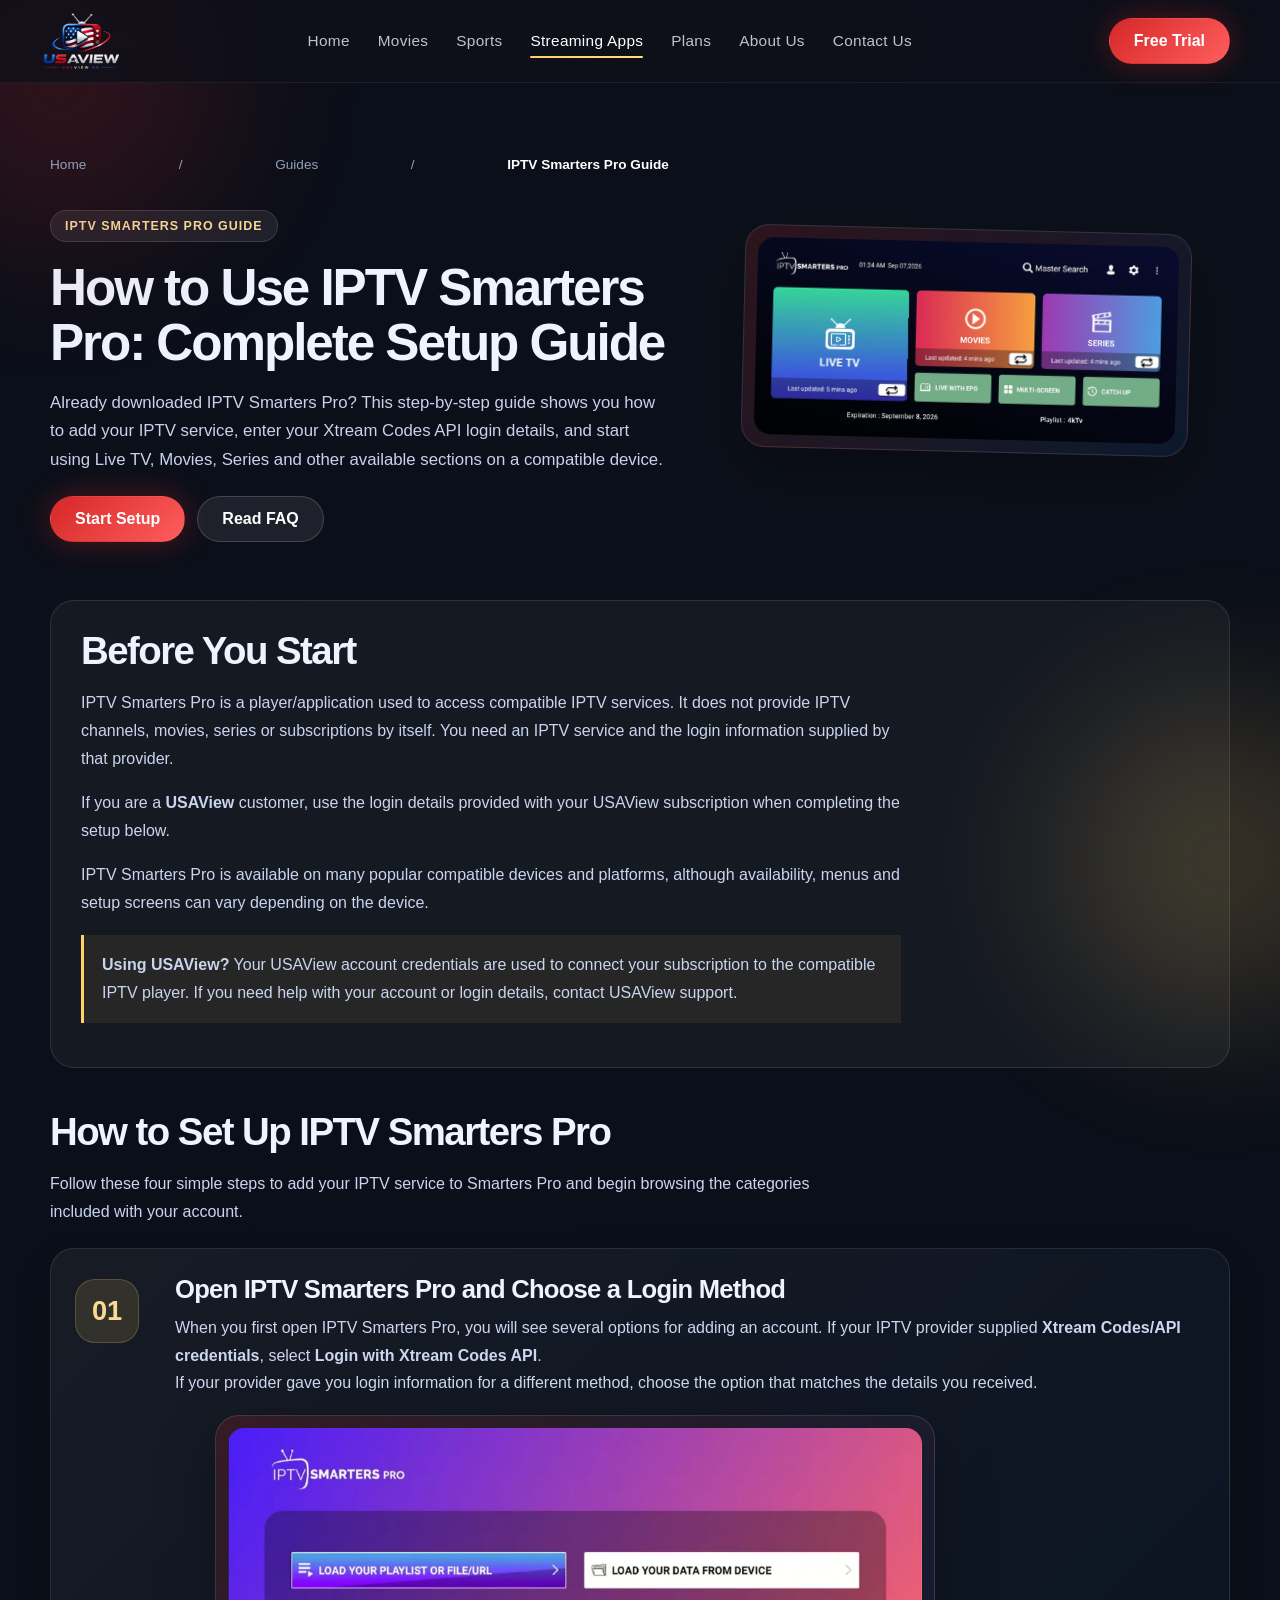
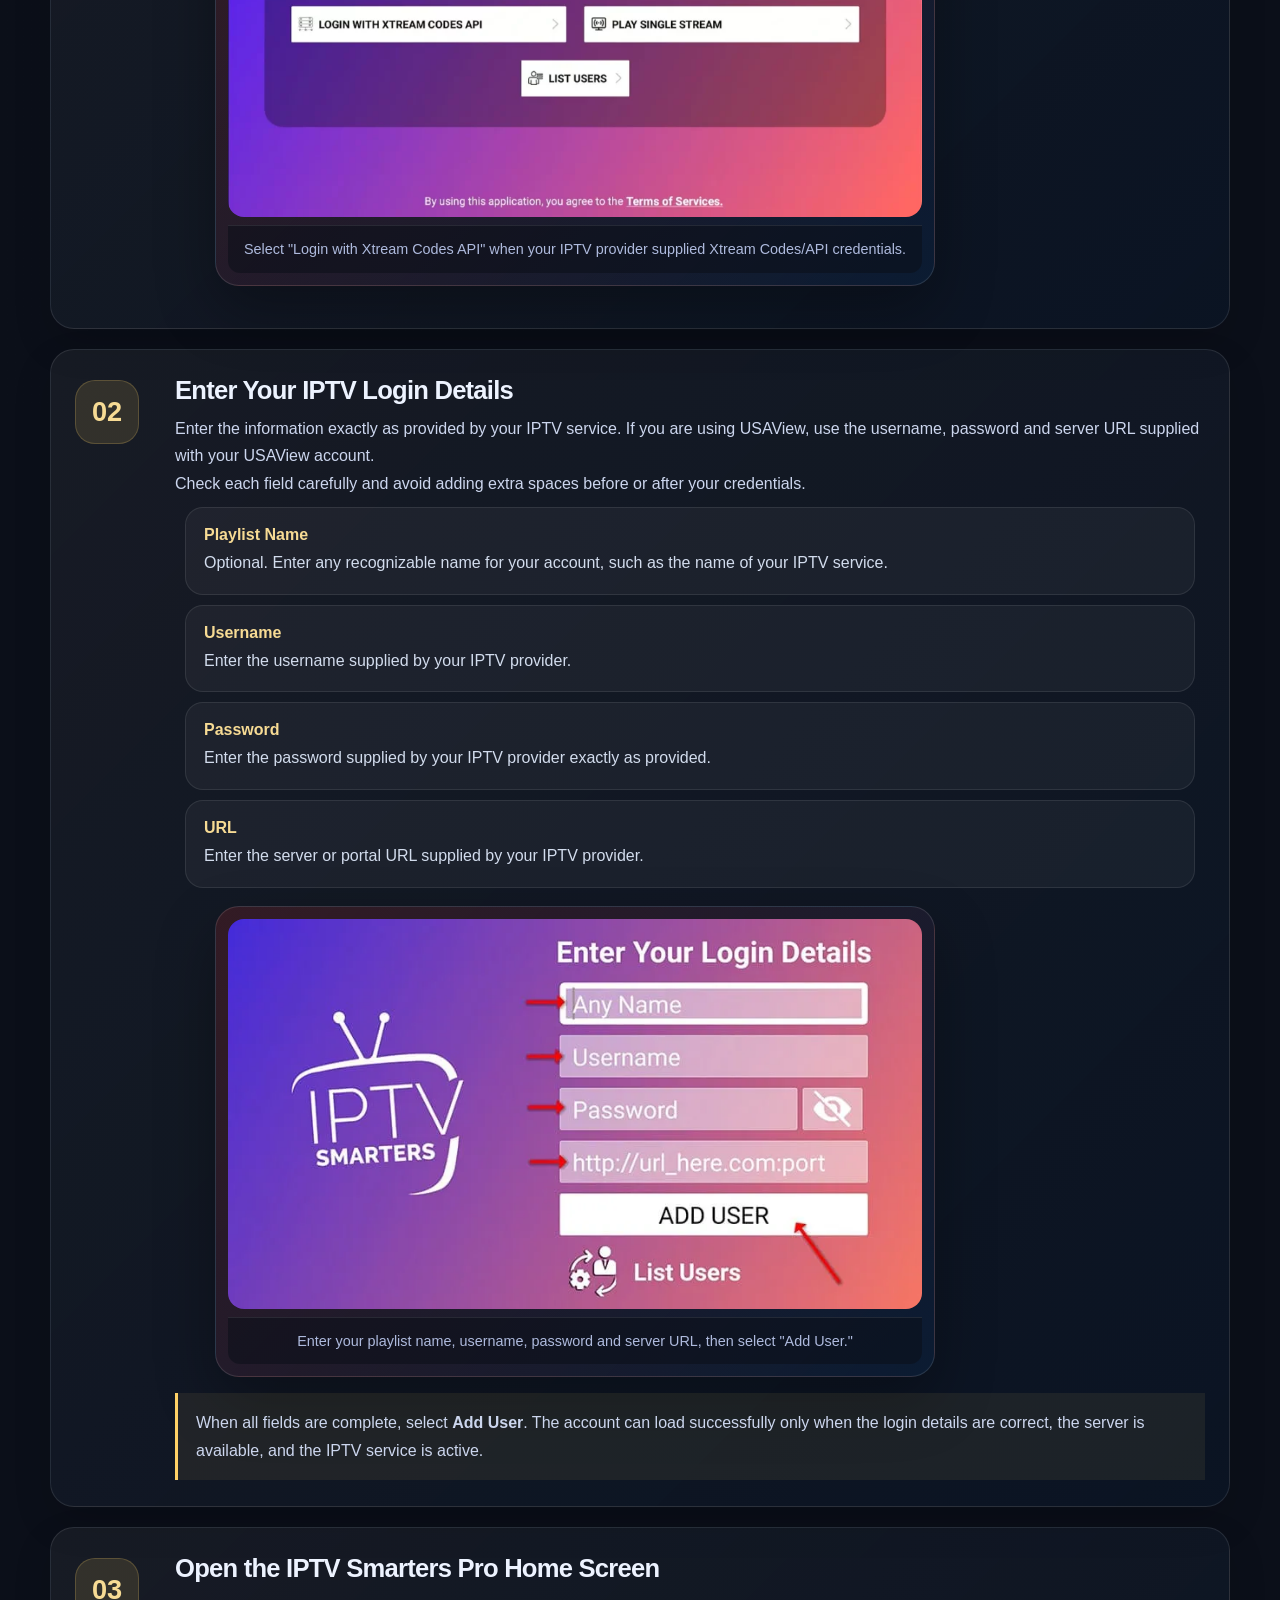
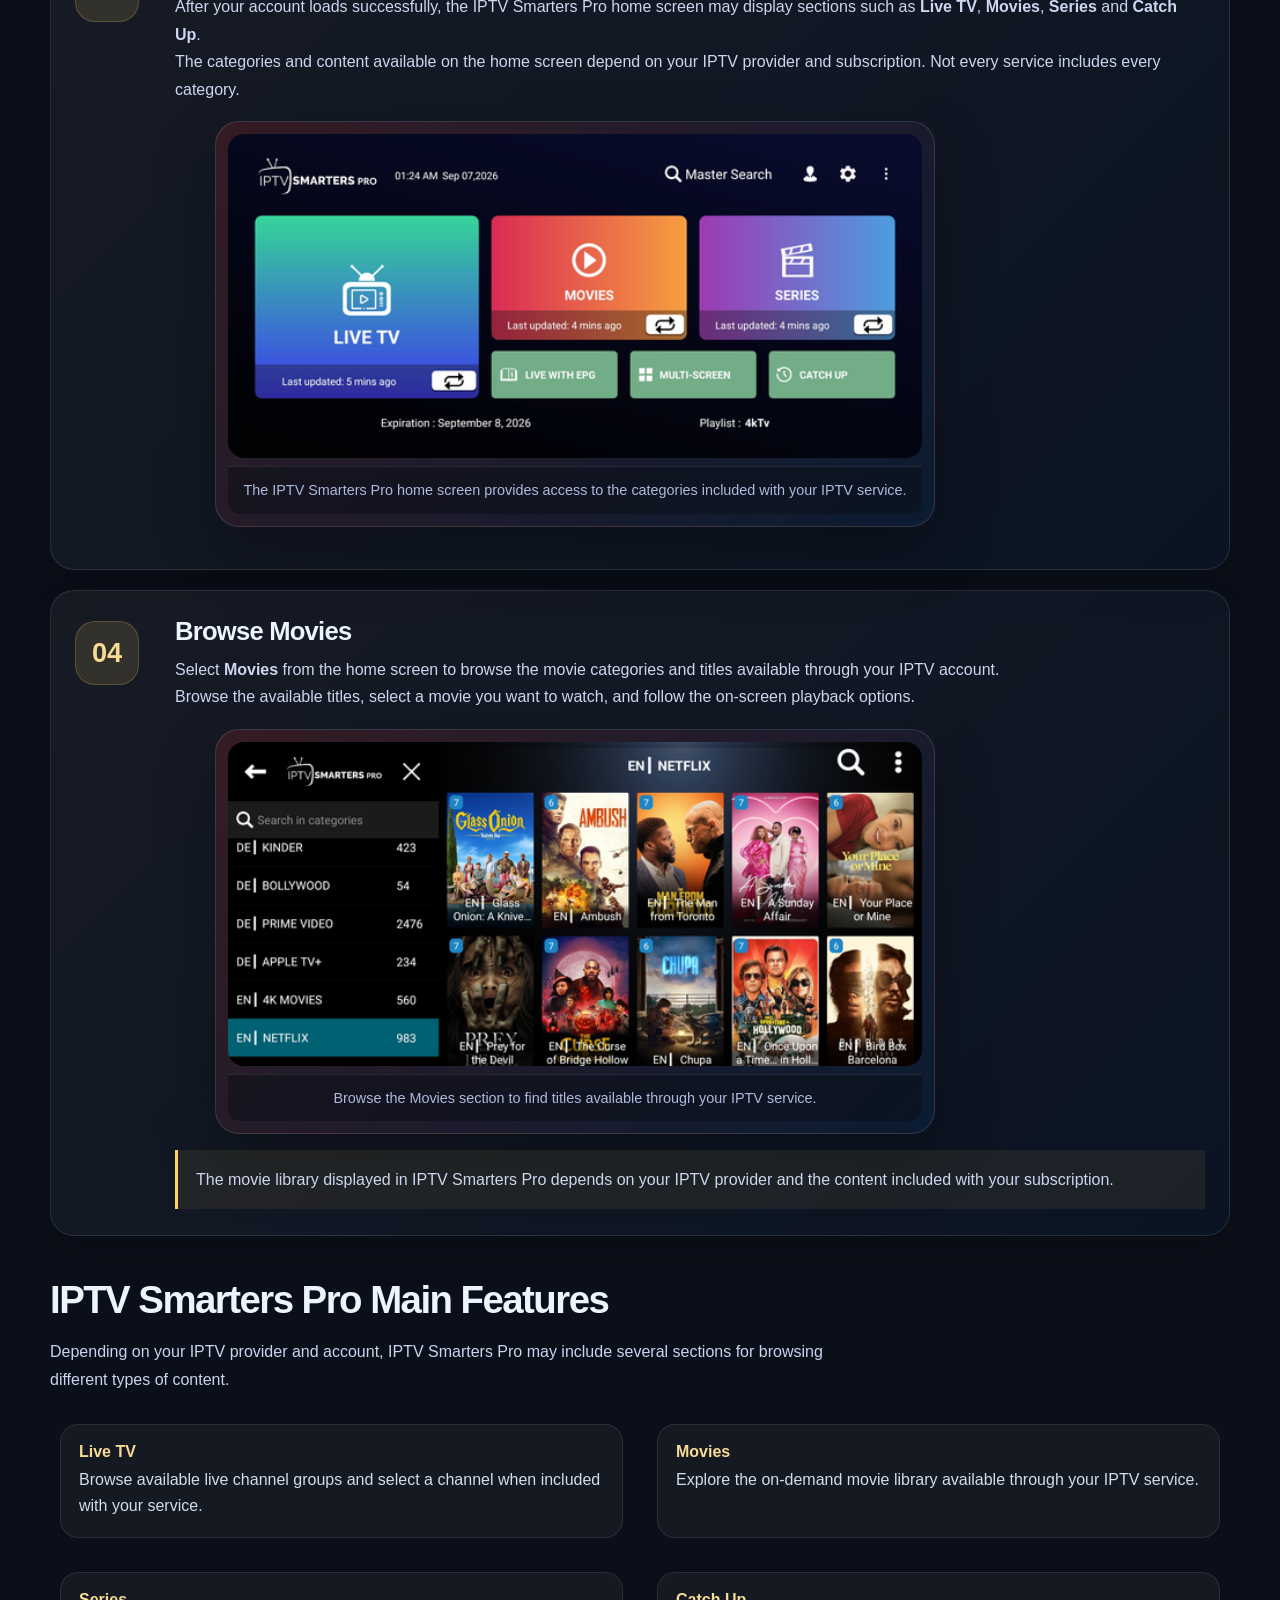
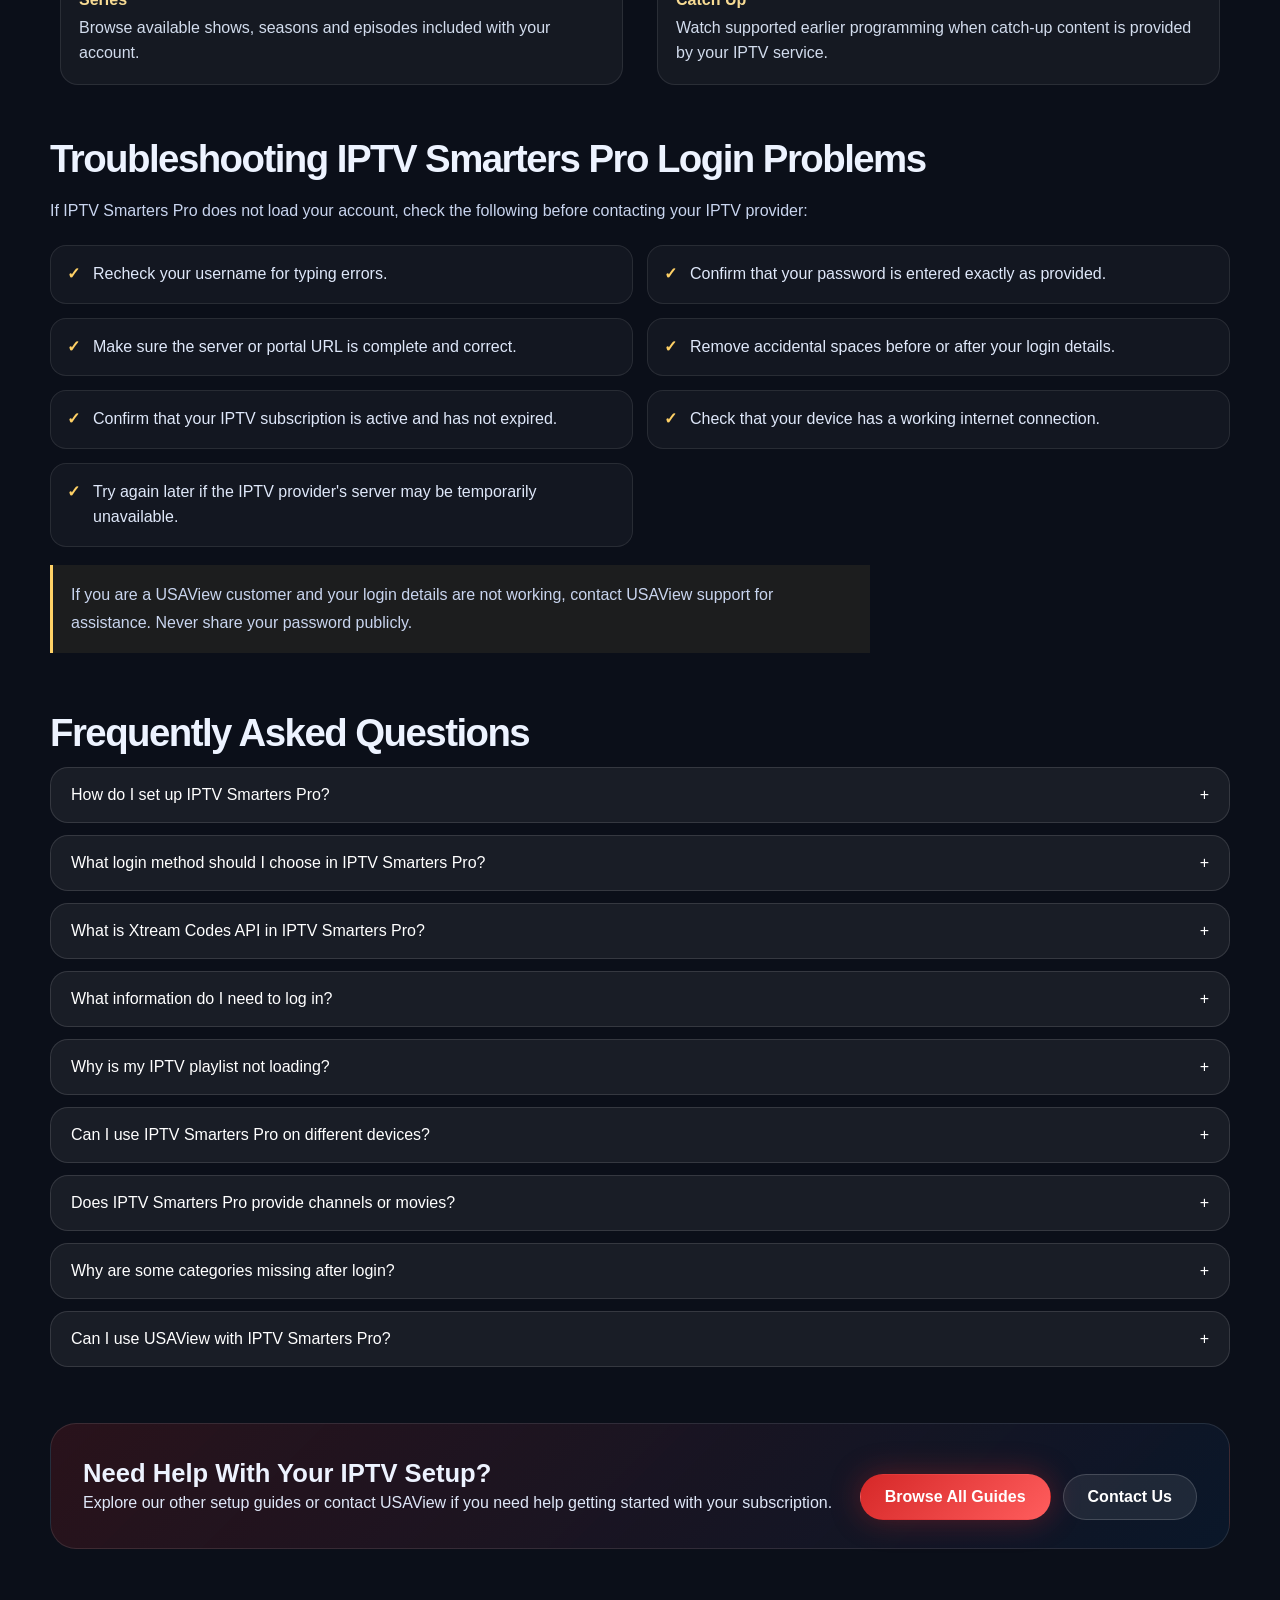
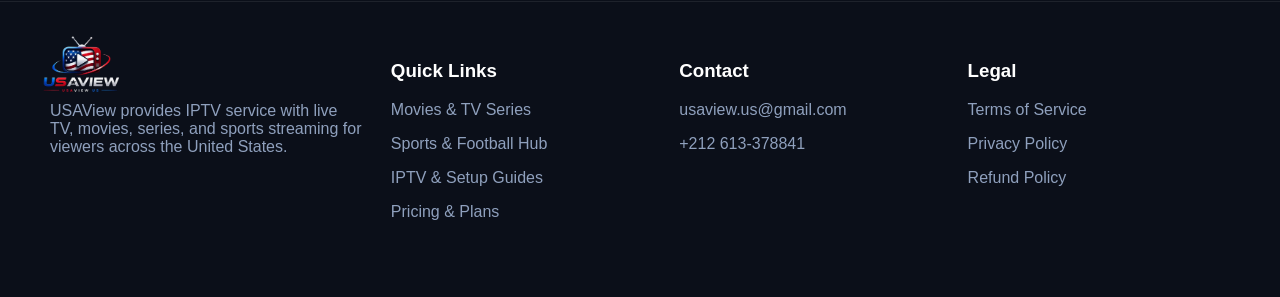
<file: streaming-apps/iptv-smarters-pro/index.html>
<!DOCTYPE html>
<html lang="en">

<head>
    <meta charset="UTF-8" />
    <meta name="viewport" content="width=device-width, initial-scale=1.0" />
    <title>How to Use IPTV Smarters Pro: Setup Guide | USAView</title>
    <link rel="apple-touch-icon" sizes="180x180" href="../../favicon_io/apple-touch-icon.png">
    <link rel="icon" type="image/png" sizes="32x32" href="../../favicon_io/favicon-32x32.png">
    <link rel="icon" type="image/png" sizes="16x16" href="../../favicon_io/favicon-16x16.png">
    <link rel="manifest" href="../../favicon_io/site.webmanifest">
    <meta name="description"
        content="Learn how to use IPTV Smarters Pro after downloading it. Add your Xtream Codes login, open Live TV, Movies and Series, and solve common login issues." />
    <link rel="canonical" href="https://usaview.us/streaming-apps/iptv-smarters-pro/" />
    <meta name="robots" content="index, follow" />
    <meta name="author" content="USAView Editorial Team" />
    <meta property="og:type" content="article" />
    <meta property="og:title" content="How to Use IPTV Smarters Pro: Setup Guide | USAView" />
    <meta property="og:description"
        content="A beginner-friendly visual guide to adding an IPTV service to IPTV Smarters Pro and browsing the app." />
    <meta property="og:url" content="https://usaview.us/streaming-apps/iptv-smarters-pro/" />
    <meta property="og:site_name" content="USAView" />
    <meta property="og:image"
        content="https://usaview.us/assets/imgs/setup/iptv-smarters/IPTV-Smarters-Home-Screen-add-user-1.webp" />
    <meta name="twitter:card" content="summary_large_image" />
    <meta name="twitter:title" content="How to Use IPTV Smarters Pro: Setup Guide | USAView" />
    <meta name="twitter:description"
        content="Add your IPTV login and learn the main IPTV Smarters Pro sections with this clear visual walkthrough." />
    <meta name="twitter:image"
        content="https://usaview.us/assets/imgs/setup/iptv-smarters/IPTV-Smarters-Home-Screen-add-user-1.webp" />

    <link rel="stylesheet" href="../../style.css">

    <script type="application/ld+json">
    {
      "@context": "https://schema.org",
      "@graph": [
        {
          "@type": "Article",
          "headline": "How to Use IPTV Smarters Pro: Complete Setup Guide",
          "description": "A visual guide to setting up IPTV Smarters Pro with Xtream Codes/API credentials and browsing its main sections.",
          "author": { "@type": "Organization", "name": "USAView Editorial Team" },
          "publisher": { "@type": "Organization", "name": "USAView", "logo": { "@type": "ImageObject", "url": "https://usaview.us/assets/imgs/logos/logo.webp" } },
          "mainEntityOfPage": "https://usaview.us/streaming-apps/iptv-smarters-pro/",
          "image": "https://usaview.us/assets/imgs/setup/iptv-smarters/IPTV-Smarters-Home-Screen-add-user-1.webp",
          "inLanguage": "en-US"
        },
        {
          "@type": "BreadcrumbList",
          "itemListElement": [
            { "@type": "ListItem", "position": 1, "name": "Home", "item": "https://usaview.us/" },
            { "@type": "ListItem", "position": 2, "name": "Streaming App Guides", "item": "https://usaview.us/streaming-apps/" },
            { "@type": "ListItem", "position": 3, "name": "IPTV Smarters Pro Guide", "item": "https://usaview.us/streaming-apps/iptv-smarters-pro/" }
          ]
        },
        {
          "@type": "FAQPage",
          "mainEntity": [
            { "@type": "Question", "name": "How do I set up IPTV Smarters Pro?", "acceptedAnswer": { "@type": "Answer", "text": "Install the app, open it, choose the login method that matches your provider details, enter the supplied username, password and server URL, then select Add User." } },
            { "@type": "Question", "name": "What login method should I choose in IPTV Smarters Pro?", "acceptedAnswer": { "@type": "Answer", "text": "Choose Login with Xtream Codes API when your IPTV provider has supplied Xtream Codes/API credentials. Use another option only when your provider has supplied that format." } },
            { "@type": "Question", "name": "What information do I need to log in?", "acceptedAnswer": { "@type": "Answer", "text": "You need a compatible IPTV service and the username, password and server or portal URL supplied by that provider." } },
            { "@type": "Question", "name": "Why is my IPTV playlist not loading?", "acceptedAnswer": { "@type": "Answer", "text": "Check the username, password and URL for typing errors or extra spaces, confirm the subscription is active, and contact the provider if the service or server is temporarily unavailable." } },
            { "@type": "Question", "name": "Can I use IPTV Smarters Pro on different devices?", "acceptedAnswer": { "@type": "Answer", "text": "The app is available on many popular compatible devices and platforms, but availability and menus can vary by device. Check the app store for your specific device." } },
            { "@type": "Question", "name": "Does IPTV Smarters Pro provide channels or movies?", "acceptedAnswer": { "@type": "Answer", "text": "No. IPTV Smarters Pro is a player/application. It does not provide channels or movies; the available content comes from the compatible IPTV service or playlist you add." } },
            { "@type": "Question", "name": "Why are some categories missing after login?", "acceptedAnswer": { "@type": "Answer", "text": "The sections shown depend on the IPTV provider and account. A service may not include Live TV, Movies, Series, Catch Up or every category." } }
          ]
        }
      ]
    }
    </script>

    <style>
        .smarters-page {
            color: #edf3ff;
            background: linear-gradient(180deg, rgba(11, 15, 25, .98), #0b0f19);
        }

        .smarters-shell {
            width: min(1180px, calc(100% - 32px));
            margin: 0 auto;
        }

        .smarters-hero {
            padding: 56px 0 28px;
            overflow: hidden;
        }

        .smarters-hero-grid {
            display: grid;
            grid-template-columns: 1.08fr .92fr;
            gap: 34px;
            align-items: center;
        }

        .smarters-page .breadcrumbs {
            margin-bottom: 20px;
        }

        .smarters-kicker {
            display: inline-flex;
            padding: 8px 14px;
            border-radius: 999px;
            background: rgba(255, 255, 255, .08);
            border: 1px solid rgba(255, 255, 255, .12);
            color: #f6dd9d;
            font-size: .78rem;
            font-weight: 700;
            letter-spacing: .08em;
            text-transform: uppercase;
        }

        .smarters-hero h1 {
            margin: 18px 0 0;
            max-width: 690px;
            font-size: clamp(2.2rem, 4vw, 4rem);
            line-height: 1.08;
            letter-spacing: -.04em;
        }

        .smarters-hero .lead {
            margin: 18px 0 0;
            max-width: 650px;
            color: #c8d2eb;
            font-size: 1.05rem;
            line-height: 1.7;
        }

        .smarters-actions {
            display: flex;
            flex-wrap: wrap;
            gap: 12px;
            margin-top: 22px;
        }

        .smarters-hero-media,
        .smarters-photo {
            padding: 12px;
            border-radius: 24px;
            background: linear-gradient(135deg, rgba(214, 40, 40, .17), rgba(10, 35, 66, .5));
            border: 1px solid rgba(255, 255, 255, .12);
            box-shadow: 0 24px 60px rgba(0, 0, 0, .3);
        }

        .smarters-hero-media {
            transform: rotate(1.4deg);
        }

        .smarters-hero-media img,
        .smarters-photo img {
            display: block;
            width: 100%;
            height: auto;
            border-radius: 16px;
        }

        .smarters-section {
            padding: 30px 0 12px;
        }

        .smarters-intro {
            padding: 28px 30px;
            border-radius: 24px;
            background: rgba(255, 255, 255, .045);
            border: 1px solid rgba(255, 255, 255, .1);
        }

        .smarters-intro h2,
        .smarters-section h2 {
            margin: 0 0 12px;
            font-size: clamp(1.7rem, 3vw, 2.65rem);
            letter-spacing: -.04em;
        }

        .smarters-intro p,
        .smarters-section>.smarters-shell>p {
            color: #c9d5ef;
            line-height: 1.75;
            max-width: 820px;
        }

        .smarters-checklist,
        .smarters-feature-grid {
            display: grid;
            gap: 14px;
            margin: 20px 0 0;
            padding: 0;
            list-style: none;
        }

        .smarters-checklist {
            grid-template-columns: repeat(2, minmax(0, 1fr));
        }

        .smarters-checklist li {
            padding: 16px 18px 16px 42px;
            position: relative;
            border: 1px solid rgba(255, 255, 255, .09);
            border-radius: 16px;
            background: rgba(255, 255, 255, .035);
            color: #dfe8fa;
            line-height: 1.55;
        }

        .smarters-checklist li::before {
            content: "✓";
            position: absolute;
            left: 16px;
            color: #ffd166;
            font-weight: 800;
        }

        .smarters-step-list {
            display: grid;
            gap: 20px;
            margin: 22px 0 0;
            padding: 0;
            list-style: none;
            counter-reset: guide-step;
        }

        .smarters-step {
            display: grid;
            grid-template-columns: 76px minmax(0, 1fr);
            gap: 24px;
            padding: 26px 24px;
            border-radius: 24px;
            background: linear-gradient(135deg, rgba(255, 255, 255, .05), rgba(10, 35, 66, .25));
            border: 1px solid rgba(255, 255, 255, .1);
            box-shadow: 0 16px 38px rgba(0, 0, 0, .14);
        }

        .smarters-number {
            display: grid;
            place-items: center;
            width: 64px;
            height: 64px;
            align-self: start;
            margin-top: 4px;
            flex-shrink: 0;
            border-radius: 20px;
            background: rgba(255, 209, 102, .12);
            border: 1px solid rgba(255, 209, 102, .2);
            color: #f7db94;
            font-size: 1.7rem;
            font-weight: 800;
        }

        .smarters-step h3 {
            margin: 0 0 10px;
            font-size: clamp(1.25rem, 2vw, 1.8rem);
            letter-spacing: -.03em;
        }

        .smarters-step p {
            margin: 0;
            color: #ccd6ee;
            line-height: 1.72;
        }

        .smarters-step ul {
            margin: 14px 0 0;
            padding-left: 20px;
            color: #dfe9fb;
            line-height: 1.75;
        }

        .smarters-step .smarters-photo {
            max-width: 720px;
            margin-top: 18px;
        }

        .smarters-photo figcaption {
            padding: 12px 14px;
            border-top: 1px solid rgba(255, 255, 255, .09);
            background: rgba(11, 15, 25, .55);
            border-radius: 0 0 12px 12px;
            margin-top: 12px;
            color: #aebadd;
            font-size: .9rem;
            line-height: 1.55;
            text-align: center;
        }

        .smarters-photo img {
            margin-bottom: -4px;
        }

        .smarters-field-grid,
        .smarters-feature-grid {
            grid-template-columns: repeat(2, minmax(0, 1fr));
        }

        .smarters-field,
        .smarters-feature {
            padding: 18px;
            margin: 10px;
            border-radius: 18px;
            background: rgba(255, 255, 255, .045);
            border: 1px solid rgba(255, 255, 255, .09);
        }

        .smarters-field strong,
        .smarters-feature strong {
            display: block;
            margin-bottom: 6px;
            color: #f7db94;
        }

        .smarters-field span,
        .smarters-feature span {
            color: #d2dced;
            line-height: 1.6;
        }

        .smarters-note {
            margin-top: 18px;
            padding: 16px 18px;
            border-left: 3px solid #ffd166;
            background: rgba(255, 209, 102, .07);
            color: #e9e0c9;
            line-height: 1.65;
        }

        .smarters-faq {
            padding-bottom: 38px;
        }

        .smarters-cta {
            padding: 18px 0 52px;
        }

        .smarters-cta-box {
            display: flex;
            justify-content: space-between;
            align-items: center;
            gap: 22px;
            padding: 28px 32px;
            border-radius: 26px;
            background: linear-gradient(135deg, rgba(214, 40, 40, .15), rgba(10, 35, 66, .4));
            border: 1px solid rgba(255, 255, 255, .1);
        }

        .smarters-cta h2 {
            margin: 0 0 6px;
            font-size: clamp(1.35rem, 2vw, 2rem);
        }

        .smarters-cta p {
            margin: 0;
            color: #dfe7f8;
        }

        @media (max-width: 900px) {
            .smarters-hero-grid {
                grid-template-columns: 1fr;
            }

            .smarters-hero-media {
                max-width: 700px;
                transform: none;
            }

            .smarters-cta-box {
                flex-direction: column;
                align-items: flex-start;
            }
        }

        @media (max-width: 680px) {
            .smarters-hero {
                padding-top: 42px;
            }

            .smarters-step {
                grid-template-columns: 1fr;
                gap: 16px;
                padding: 22px 18px;
            }

            .smarters-step .smarters-number {
                width: 52px;
                height: 52px;
                font-size: 1.4rem;
                margin-top: 0;
            }

            .smarters-step h3 {
                margin-top: 2px;
            }

            .smarters-photo figcaption {
                font-size: .85rem;
                padding: 10px 12px;
            }

            .smarters-step ul {
                padding-left: 18px;
            }

            .smarters-checklist,
            .smarters-field-grid,
            .smarters-feature-grid {
                grid-template-columns: 1fr;
            }

            .smarters-intro,
            .smarters-cta-box {
                padding-left: 18px;
                padding-right: 18px;
            }
        }
    </style>
</head>

<body>
    <header>
        <div class="container">
            <nav aria-label="Main Navigation">
                <a class="logo" href="/" aria-label="USAView Home">
                    <img src="../../assets/imgs/logos/logo.webp" alt="USAView logo" width="160" height="44">
                </a>

                <a class="btn btn-primary btn-header"
                    href="https://wa.me/212613378841?text=hello%20usa%20view%20i%20want%20free%20trial%2024%20hours"
                    target="_blank" rel="noopener">
                    Free Trial
                </a>

                <button class="nav-toggle" aria-label="Toggle navigation" aria-expanded="false"
                    aria-controls="navLinks">
                    <span class="bar"></span>
                    <span class="bar"></span>
                    <span class="bar"></span>
                </button>

                <div class="nav-links" id="navLinks">
                    <a href="/">Home</a>
                    <a href="/movies">Movies</a>
                    <a href="/sports">Sports</a>
                    <a href="/streaming-apps/" class="active" aria-current="page">Streaming Apps</a>
                    <a href="/#plans">Plans</a>
                    <a href="/about">About Us</a>
                    <a href="/contact">Contact Us</a>
                </div>
            </nav>
        </div>
    </header>

    <main class="smarters-page">

        <!-- Hero -->
        <section class="smarters-hero" aria-labelledby="guide-title">
            <div class="smarters-shell smarters-hero-grid">
                <div>
                    <nav class="breadcrumbs" aria-label="Breadcrumb">
                        <a href="/">Home</a>
                        <span aria-hidden="true">/</span>
                        <a href="/streaming-apps/">Guides</a>
                        <span aria-hidden="true">/</span>
                        <span class="current" aria-current="page">IPTV Smarters Pro Guide</span>
                    </nav>

                    <div class="smarters-kicker">IPTV Smarters Pro Guide</div>

                    <h1 id="guide-title">How to Use IPTV Smarters Pro: Complete Setup Guide</h1>

                    <p class="lead">
                        Already downloaded IPTV Smarters Pro? This step-by-step guide shows you how to
                        add your IPTV service, enter your Xtream Codes API login details, and start
                        using Live TV, Movies, Series and other available sections on a compatible device.
                    </p>

                    <div class="smarters-actions">
                        <a class="btn btn-primary" href="#setup">Start Setup</a>
                        <a class="btn btn-secondary" href="#faq">Read FAQ</a>
                    </div>
                </div>

                <figure class="smarters-hero-media">
                    <img src="../../assets/imgs/setup/iptv-smarters/iptv-smarters-pro-home3.webp"
                        alt="IPTV Smarters Pro add-user screen showing four available login methods" width="800"
                        height="500" loading="eager" decoding="async">
                </figure>
            </div>
        </section>

        <!-- Before You Start -->
        <section class="smarters-section" aria-labelledby="before-title">
            <div class="smarters-shell">
                <div class="smarters-intro">
                    <h2 id="before-title">Before You Start</h2>

                    <p>
                        IPTV Smarters Pro is a player/application used to access compatible IPTV services.
                        It does not provide IPTV channels, movies, series or subscriptions by itself.
                        You need an IPTV service and the login information supplied by that provider.
                    </p>

                    <p>
                        If you are a <strong>USAView</strong> customer, use the login details provided
                        with your USAView subscription when completing the setup below.
                    </p>

                    <p>
                        IPTV Smarters Pro is available on many popular compatible devices and platforms,
                        although availability, menus and setup screens can vary depending on the device.
                    </p>


                    <p class="smarters-note">
                        <strong>Using USAView?</strong>
                        Your USAView account credentials are used to connect your subscription to the
                        compatible IPTV player. If you need help with your account or login details,
                        <a href="/contact">contact USAView support</a>.
                    </p>
                </div>
            </div>
        </section>

        <!-- Setup -->
        <section class="smarters-section" id="setup" aria-labelledby="setup-title">
            <div class="smarters-shell">

                <h2 id="setup-title">How to Set Up IPTV Smarters Pro</h2>

                <p>
                    Follow these four simple steps to add your IPTV service to Smarters Pro and begin
                    browsing the categories included with your account.
                </p>

                <ol class="smarters-step-list">

                    <!-- Step 1 -->
                    <li class="smarters-step" id="step-1">
                        <div class="smarters-number">01</div>

                        <div>
                            <h3>Open IPTV Smarters Pro and Choose a Login Method</h3>

                            <p>
                                When you first open IPTV Smarters Pro, you will see several options for
                                adding an account. If your IPTV provider supplied
                                <strong>Xtream Codes/API credentials</strong>, select
                                <strong>Login with Xtream Codes API</strong>.
                            </p>

                            <p>
                                If your provider gave you login information for a different method,
                                choose the option that matches the details you received.
                            </p>

                            <figure class="smarters-photo">
                                <img src="../../assets/imgs/setup/iptv-smarters/IPTV-Smarters-Home-Screen-add-user-1.webp"
                                    alt="IPTV Smarters Pro add-user screen showing four available login methods"
                                    width="800" height="500" loading="lazy" decoding="async">

                                <figcaption>
                                    Select "Login with Xtream Codes API" when your IPTV provider
                                    supplied Xtream Codes/API credentials.
                                </figcaption>
                            </figure>
                        </div>
                    </li>

                    <!-- Step 2 -->
                    <li class="smarters-step" id="step-2">
                        <div class="smarters-number">02</div>

                        <div>
                            <h3>Enter Your IPTV Login Details</h3>

                            <p>
                                Enter the information exactly as provided by your IPTV service.
                                If you are using USAView, use the username, password and server URL
                                supplied with your USAView account.
                            </p>

                            <p>
                                Check each field carefully and avoid adding extra spaces before or
                                after your credentials.
                            </p>

                            <div class="smarters-field-grid">

                                <div class="smarters-field">
                                    <strong>Playlist Name</strong>
                                    <span>
                                        Optional. Enter any recognizable name for your account,
                                        such as the name of your IPTV service.
                                    </span>
                                </div>

                                <div class="smarters-field">
                                    <strong>Username</strong>
                                    <span>
                                        Enter the username supplied by your IPTV provider.
                                    </span>
                                </div>

                                <div class="smarters-field">
                                    <strong>Password</strong>
                                    <span>
                                        Enter the password supplied by your IPTV provider exactly as provided.
                                    </span>
                                </div>

                                <div class="smarters-field">
                                    <strong>URL</strong>
                                    <span>
                                        Enter the server or portal URL supplied by your IPTV provider.
                                    </span>
                                </div>

                            </div>

                            <figure class="smarters-photo">
                                <img src="../../assets/imgs/setup/iptv-smarters/IPTV-Smarters-Player2.webp"
                                    alt="IPTV Smarters Pro login screen with playlist name, username, password and URL fields"
                                    width="800" height="500" loading="lazy" decoding="async">

                                <figcaption>
                                    Enter your playlist name, username, password and server URL,
                                    then select "Add User."
                                </figcaption>
                            </figure>

                            <p class="smarters-note">
                                When all fields are complete, select <strong>Add User</strong>.
                                The account can load successfully only when the login details are
                                correct, the server is available, and the IPTV service is active.
                            </p>
                        </div>
                    </li>

                    <!-- Step 3 -->
                    <li class="smarters-step" id="step-3">
                        <div class="smarters-number">03</div>

                        <div>
                            <h3>Open the IPTV Smarters Pro Home Screen</h3>

                            <p>
                                After your account loads successfully, the IPTV Smarters Pro home
                                screen may display sections such as <strong>Live TV</strong>,
                                <strong>Movies</strong>, <strong>Series</strong> and
                                <strong>Catch Up</strong>.
                            </p>

                            <p>
                                The categories and content available on the home screen depend on
                                your IPTV provider and subscription. Not every service includes
                                every category.
                            </p>

                            <figure class="smarters-photo">
                                <img src="../../assets/imgs/setup/iptv-smarters/iptv-smarters-pro-home3.webp"
                                    alt="IPTV Smarters Pro home screen showing Live TV, Movies, Series and Catch Up"
                                    width="800" height="500" loading="lazy" decoding="async">

                                <figcaption>
                                    The IPTV Smarters Pro home screen provides access to the categories
                                    included with your IPTV service.
                                </figcaption>
                            </figure>
                        </div>
                    </li>

                    <!-- Step 4 -->
                    <li class="smarters-step" id="step-4">
                        <div class="smarters-number">04</div>

                        <div>
                            <h3>Browse Movies</h3>

                            <p>
                                Select <strong>Movies</strong> from the home screen to browse the
                                movie categories and titles available through your IPTV account.
                            </p>

                            <p>
                                Browse the available titles, select a movie you want to watch, and
                                follow the on-screen playback options.
                            </p>

                            <figure class="smarters-photo">
                                <img src="../../assets/imgs/setup/iptv-smarters/iptv-smarters-pro-moviesList4.webp"
                                    alt="IPTV Smarters Pro Movies section showing available movie titles" width="800"
                                    height="500" loading="lazy" decoding="async">

                                <figcaption>
                                    Browse the Movies section to find titles available through your IPTV service.
                                </figcaption>
                            </figure>

                            <p class="smarters-note">
                                The movie library displayed in IPTV Smarters Pro depends on your
                                IPTV provider and the content included with your subscription.
                            </p>
                        </div>
                    </li>

                </ol>
            </div>
        </section>

        <!-- Features -->
        <section class="smarters-section" aria-labelledby="features-title">
            <div class="smarters-shell">

                <h2 id="features-title">IPTV Smarters Pro Main Features</h2>

                <p>
                    Depending on your IPTV provider and account, IPTV Smarters Pro may include
                    several sections for browsing different types of content.
                </p>

                <div class="smarters-feature-grid">

                    <div class="smarters-feature">
                        <strong>Live TV</strong>
                        <span>
                            Browse available live channel groups and select a channel when included
                            with your service.
                        </span>
                    </div>

                    <div class="smarters-feature">
                        <strong>Movies</strong>
                        <span>
                            Explore the on-demand movie library available through your IPTV service.
                        </span>
                    </div>

                    <div class="smarters-feature">
                        <strong>Series</strong>
                        <span>
                            Browse available shows, seasons and episodes included with your account.
                        </span>
                    </div>

                    <div class="smarters-feature">
                        <strong>Catch Up</strong>
                        <span>
                            Watch supported earlier programming when catch-up content is provided
                            by your IPTV service.
                        </span>
                    </div>

                </div>
            </div>
        </section>

        <!-- Troubleshooting -->
        <section class="smarters-section" aria-labelledby="troubleshooting-title">
            <div class="smarters-shell">

                <h2 id="troubleshooting-title">Troubleshooting IPTV Smarters Pro Login Problems</h2>

                <p>
                    If IPTV Smarters Pro does not load your account, check the following before
                    contacting your IPTV provider:
                </p>

                <ul class="smarters-checklist">
                    <li>Recheck your username for typing errors.</li>
                    <li>Confirm that your password is entered exactly as provided.</li>
                    <li>Make sure the server or portal URL is complete and correct.</li>
                    <li>Remove accidental spaces before or after your login details.</li>
                    <li>Confirm that your IPTV subscription is active and has not expired.</li>
                    <li>Check that your device has a working internet connection.</li>
                    <li>Try again later if the IPTV provider's server may be temporarily unavailable.</li>
                </ul>

                <p class="smarters-note">
                    If you are a USAView customer and your login details are not working,
                    <a href="/contact">contact USAView support</a> for assistance.
                    Never share your password publicly.
                </p>

            </div>
        </section>

        <!-- FAQ -->
        <section class="smarters-section smarters-faq" id="faq" aria-labelledby="faq-title">
            <div class="smarters-shell">

                <h2 id="faq-title">Frequently Asked Questions</h2>

                <div class="faq-list reveal">

                    <div class="faq-item">
                        <button class="faq-question" type="button" aria-expanded="false">
                            How do I set up IPTV Smarters Pro?
                            <span aria-hidden="true">+</span>
                        </button>

                        <div class="faq-answer">
                            <p>
                                Open IPTV Smarters Pro, choose the login method that matches your
                                IPTV provider's credentials, enter the supplied username, password
                                and server URL, then select Add User.
                            </p>
                        </div>
                    </div>

                    <div class="faq-item">
                        <button class="faq-question" type="button" aria-expanded="false">
                            What login method should I choose in IPTV Smarters Pro?
                            <span aria-hidden="true">+</span>
                        </button>

                        <div class="faq-answer">
                            <p>
                                Choose the login method that matches the information supplied by
                                your IPTV provider. If you received Xtream Codes/API credentials,
                                select "Login with Xtream Codes API."
                            </p>
                        </div>
                    </div>

                    <div class="faq-item">
                        <button class="faq-question" type="button" aria-expanded="false">
                            What is Xtream Codes API in IPTV Smarters Pro?
                            <span aria-hidden="true">+</span>
                        </button>

                        <div class="faq-answer">
                            <p>
                                Xtream Codes API is a login format supported by some IPTV services.
                                When applicable, your provider supplies the server URL, username
                                and password used with this login option.
                            </p>
                        </div>
                    </div>

                    <div class="faq-item">
                        <button class="faq-question" type="button" aria-expanded="false">
                            What information do I need to log in?
                            <span aria-hidden="true">+</span>
                        </button>

                        <div class="faq-answer">
                            <p>
                                Depending on the login method, you may need a username, password,
                                server or portal URL, and an optional playlist name. Your IPTV
                                provider should provide the required account information.
                            </p>
                        </div>
                    </div>

                    <div class="faq-item">
                        <button class="faq-question" type="button" aria-expanded="false">
                            Why is my IPTV playlist not loading?
                            <span aria-hidden="true">+</span>
                        </button>

                        <div class="faq-answer">
                            <p>
                                Check your username, password and server URL for typing errors or
                                extra spaces. Also confirm that your IPTV subscription is active
                                and that the provider's server is available.
                            </p>
                        </div>
                    </div>

                    <div class="faq-item">
                        <button class="faq-question" type="button" aria-expanded="false">
                            Can I use IPTV Smarters Pro on different devices?
                            <span aria-hidden="true">+</span>
                        </button>

                        <div class="faq-answer">
                            <p>
                                IPTV Smarters Pro is available on many popular compatible devices
                                and platforms, but availability and setup screens can vary by
                                device. Check the relevant app store or official device support
                                information.
                            </p>
                        </div>
                    </div>

                    <div class="faq-item">
                        <button class="faq-question" type="button" aria-expanded="false">
                            Does IPTV Smarters Pro provide channels or movies?
                            <span aria-hidden="true">+</span>
                        </button>

                        <div class="faq-answer">
                            <p>
                                No. IPTV Smarters Pro is a player/application. The channels,
                                movies, series and other content displayed in the app come from
                                the IPTV service or playlist connected to your account.
                            </p>
                        </div>
                    </div>

                    <div class="faq-item">
                        <button class="faq-question" type="button" aria-expanded="false">
                            Why are some categories missing after login?
                            <span aria-hidden="true">+</span>
                        </button>

                        <div class="faq-answer">
                            <p>
                                Categories depend on your IPTV provider and account. Your service
                                may not include Live TV, Movies, Series, Catch Up or other sections.
                            </p>
                        </div>
                    </div>

                    <div class="faq-item">
                        <button class="faq-question" type="button" aria-expanded="false">
                            Can I use USAView with IPTV Smarters Pro?
                            <span aria-hidden="true">+</span>
                        </button>

                        <div class="faq-answer">
                            <p>
                                Yes. If you have an active USAView subscription and compatible
                                login credentials, you can use the information provided with your
                                USAView account to configure the service in IPTV Smarters Pro.
                                Follow the setup steps above or
                                <a href="/contact">contact USAView support</a> if you need help.
                            </p>
                        </div>
                    </div>

                </div>
            </div>
        </section>

        <!-- Final CTA -->
        <section class="smarters-cta" aria-labelledby="next-title">
            <div class="smarters-shell">

                <div class="smarters-cta-box">

                    <div>
                        <h2 id="next-title">Need Help With Your IPTV Setup?</h2>

                        <p>
                            Explore our other setup guides or contact USAView if you need help
                            getting started with your subscription.
                        </p>
                    </div>

                    <div class="smarters-actions">
                        <a class="btn btn-primary" href="/streaming-apps/">
                            Browse All Guides
                        </a>

                        <a class="btn btn-secondary" href="/contact">
                            Contact Us
                        </a>
                    </div>

                </div>
            </div>
        </section>

    </main>

    <!-- Footer -->
    <footer>
        <div class="container footer-grid">

            <div>
                <div class="logo footer-logo" style="margin-bottom: 10px;">
                    <img src="../../assets/imgs/logos/logo.webp" alt="USAView logo" width="160" height="44"
                        loading="lazy">
                </div>

                <p>
                    USAView provides IPTV service with live TV, movies, series, and sports
                    streaming for viewers across the United States.
                </p>
            </div>

            <div>
                <h3 style="color: var(--white);">Quick Links</h3>

                <p>
                    <a href="/movies">Movies &amp; TV Series</a>
                </p>

                <p>
                    <a href="/sports">Sports &amp; Football Hub</a>
                </p>

                <p>
                    <a href="/streaming-apps/">IPTV &amp; Setup Guides</a>
                </p>

                <p>
                    <a href="/#plans">Pricing &amp; Plans</a>
                </p>
            </div>

            <div>
                <h3 style="color: var(--white);">Contact</h3>

                <p>
                    <a href="mailto:usaview.us@gmail.com">usaview.us@gmail.com</a>
                </p>

                <p>
                    <a href="https://wa.me/212613378841">+212 613-378841</a>
                </p>
            </div>

            <div>
                <h3 style="color: var(--white);">Legal</h3>

                <p>
                    <a href="/terms">Terms of Service</a>
                </p>

                <p>
                    <a href="/privacy">Privacy Policy</a>
                </p>

                <p>
                    <a href="/refund-policy">Refund Policy</a>
                </p>
            </div>

        </div>
    </footer>

    <script src="../../scripts.js"></script>
</body>

</html>
</file>
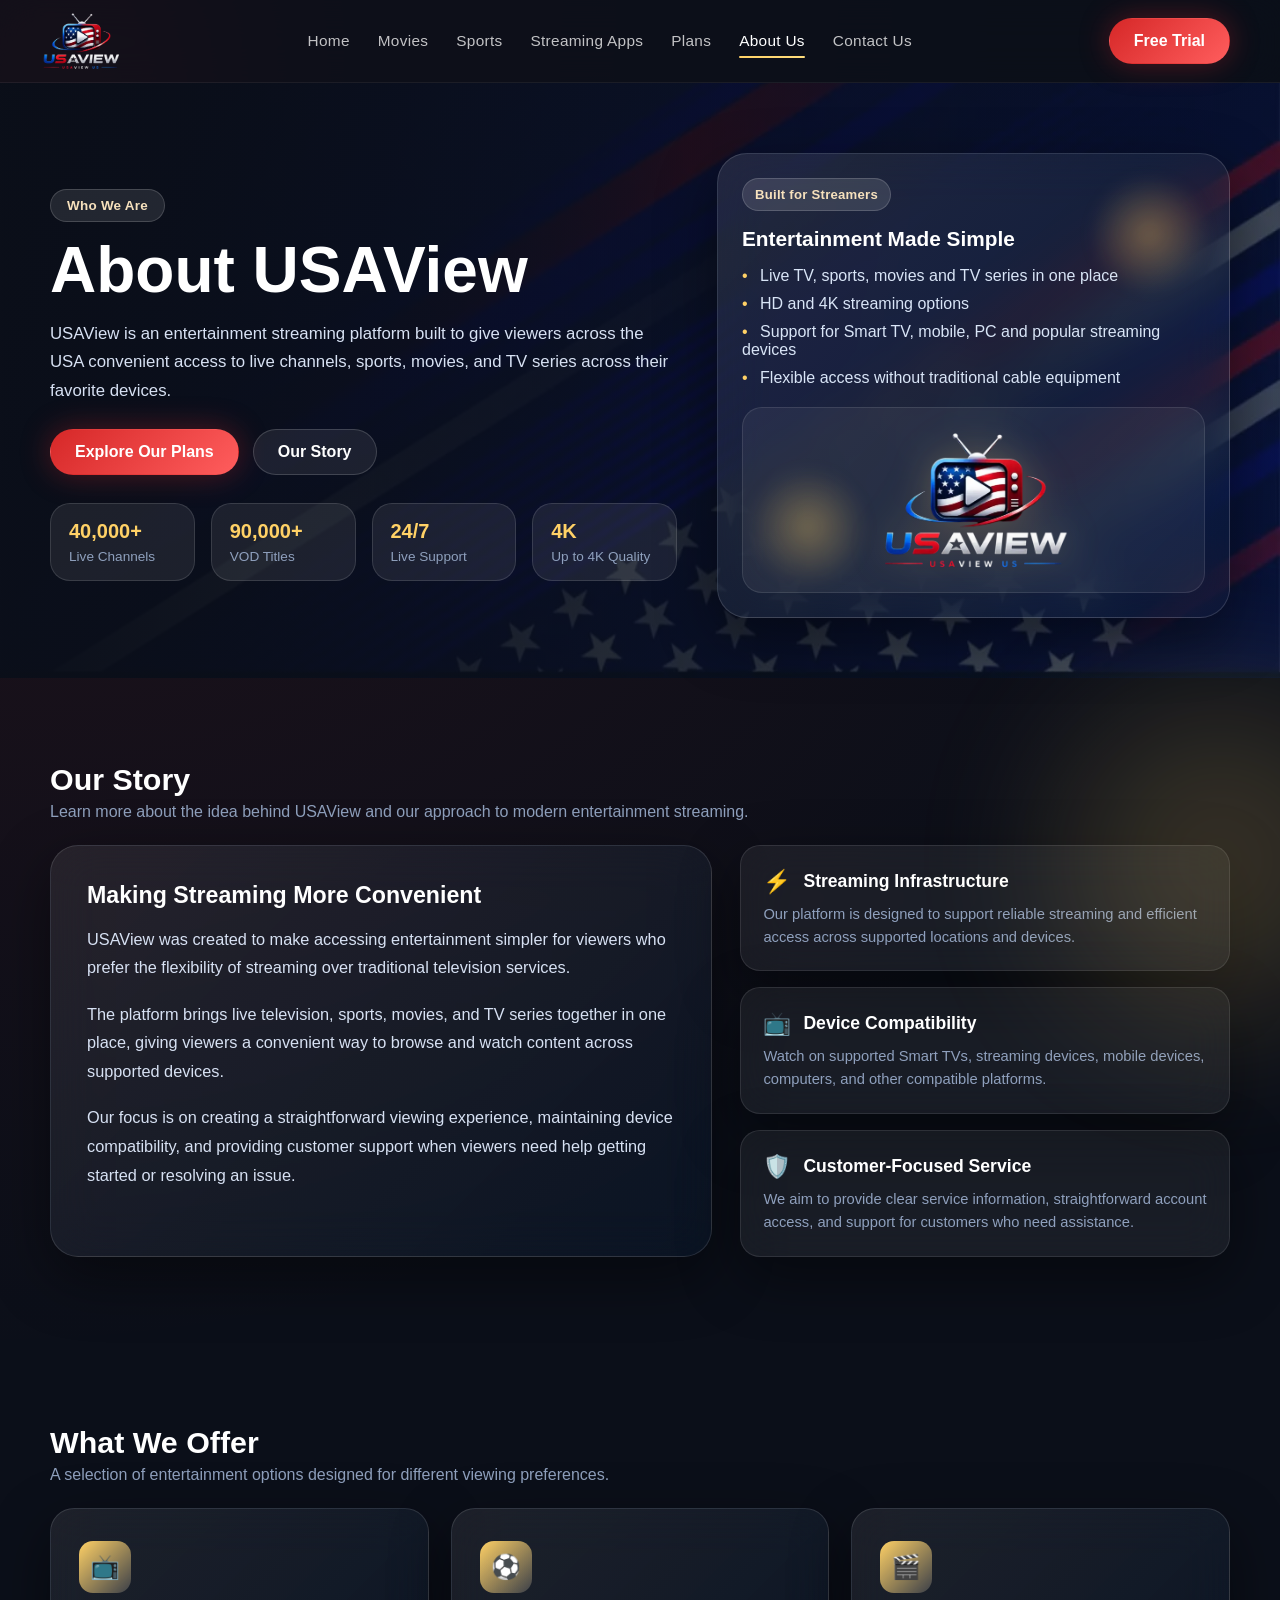
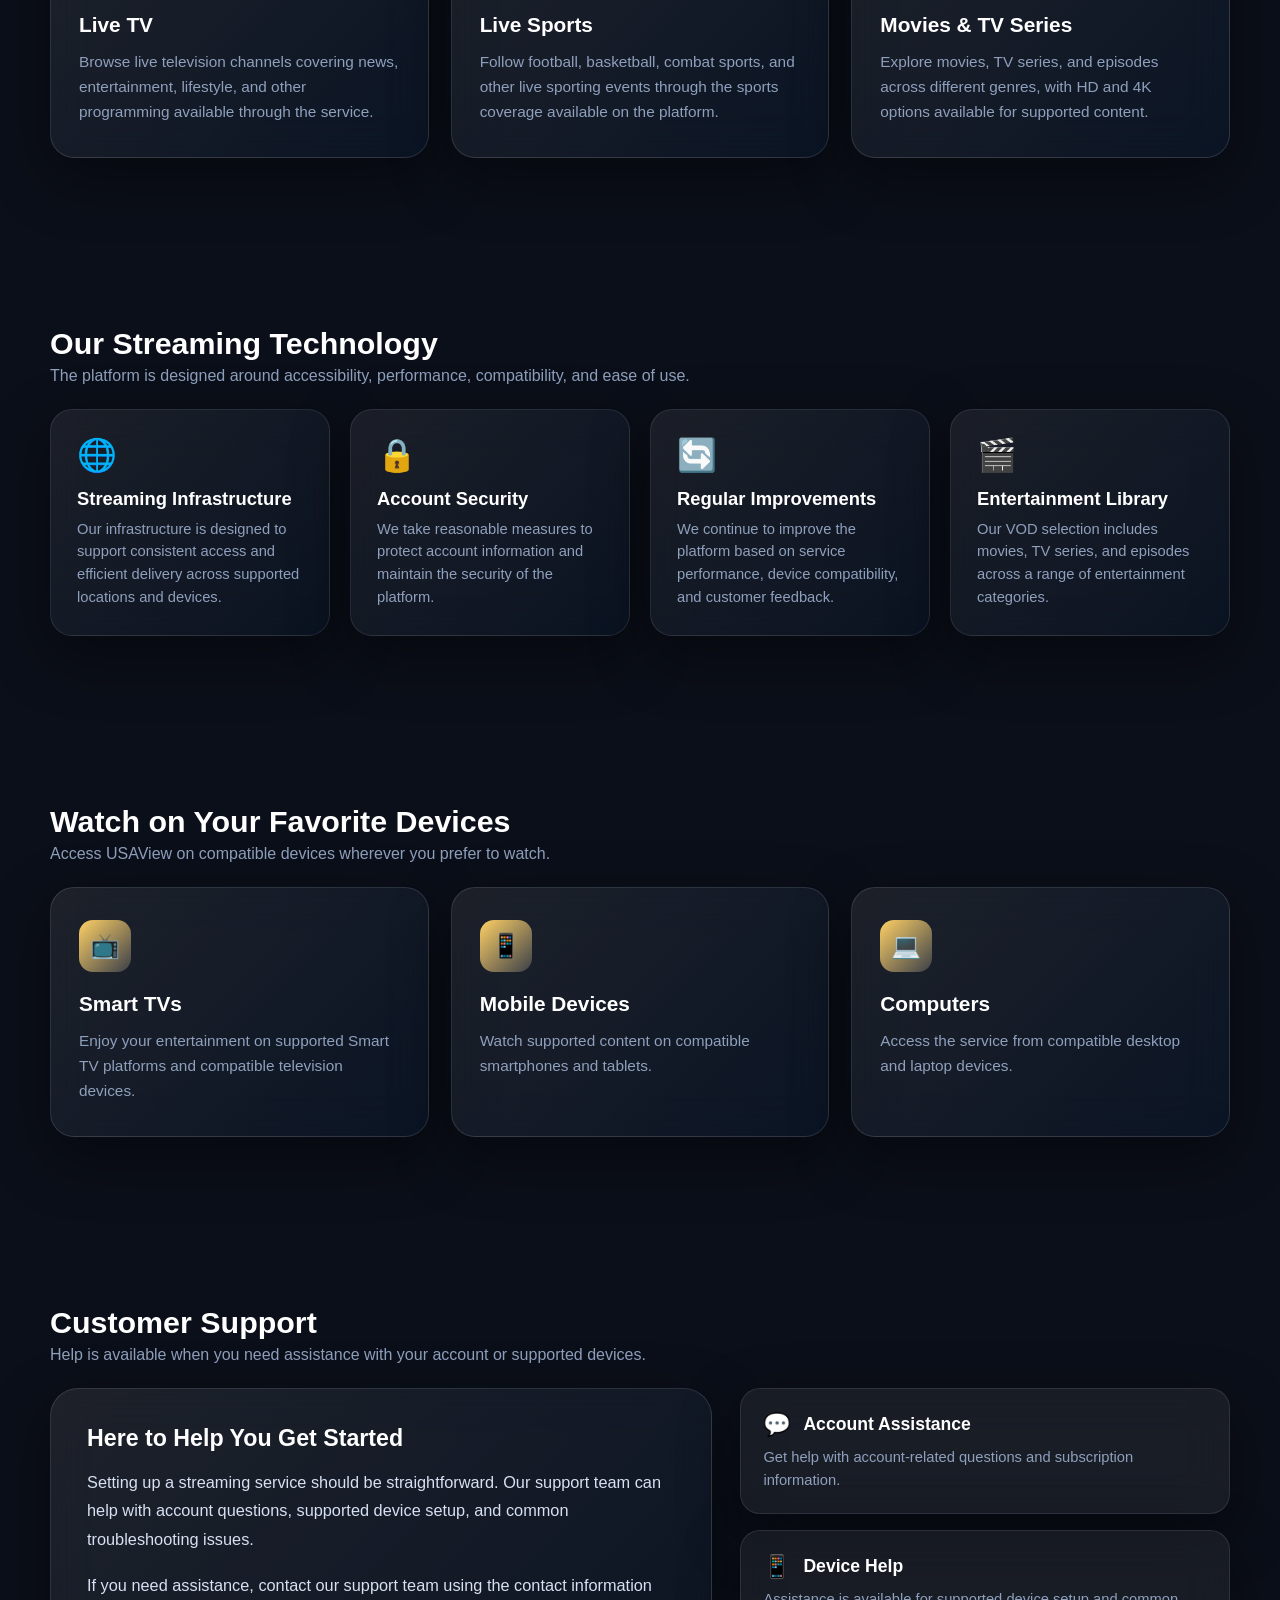
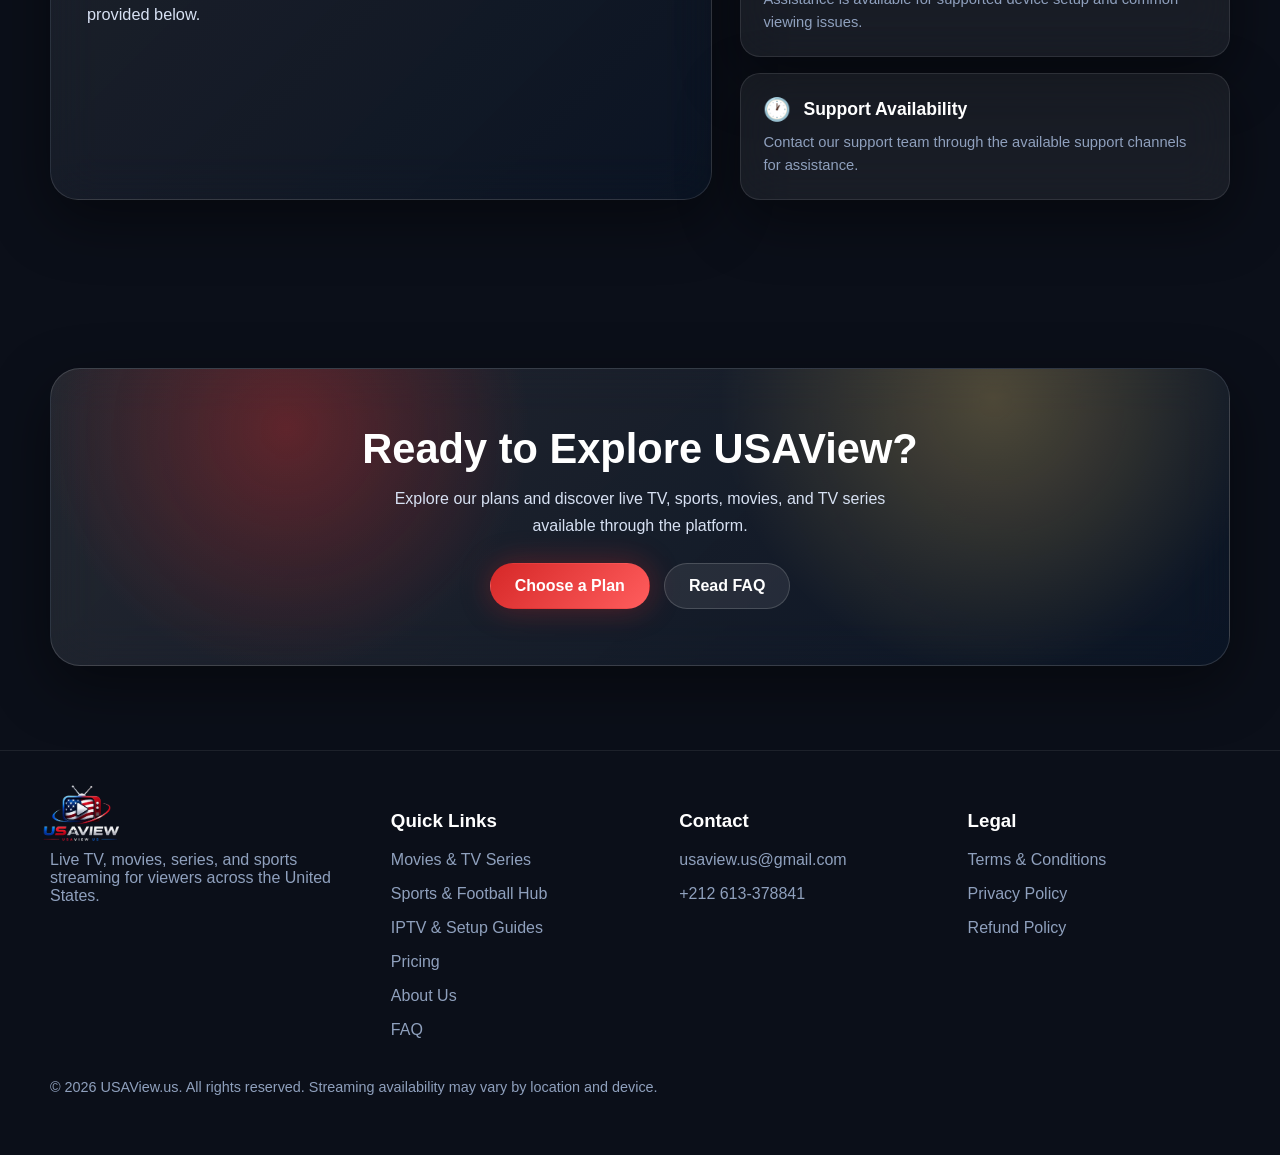
<file: about.html>
<!DOCTYPE html>
<html lang="en">

<!--
  About Us page for USAView.us.
  - Shares the mission, story, core values, technology, and commitment to premium streaming.
  - Uses the same styling from style.css and interactive animations from scripts.js.
-->

<head>
    <meta charset="UTF-8" />
    <meta name="viewport" content="width=device-width, initial-scale=1.0" />
    <meta name="description"
        content="Learn about USAView.us - our mission, high-performance streaming technology, and commitment to delivering the best live TV, sports, and movies across the United States." />
    <title>About Us | USAView.us - Premium Streaming Across America</title>
    <link rel="apple-touch-icon" sizes="180x180" href="favicon_io/apple-touch-icon.png">
    <link rel="icon" type="image/png" sizes="32x32" href="favicon_io/favicon-32x32.png">
    <link rel="icon" type="image/png" sizes="16x16" href="favicon_io/favicon-16x16.png">
    <link rel="manifest" href="favicon_io/site.webmanifest">
    <link rel="stylesheet" href="style.css">
</head>

<body>
    <header>
        <div class="container">
            <nav>

                <a class="logo" href="/">
                    <img src="assets/imgs/logos/logo.webp" alt="USAView">
                </a>

                <a class="btn btn-primary btn-header" href="https://wa.me/212613378841?text=hello%20usa%20view%20i%20want%20free%20trial%2024%20hours" target="_blank" rel="noopener">
                    Free Trial
                </a>

                <button class="nav-toggle" aria-label="Toggle navigation" aria-expanded="false">

                    <span class="bar"></span>
                    <span class="bar"></span>
                    <span class="bar"></span>

                </button>

                <div class="nav-links" id="navLinks">
                    <a href="/">Home</a>
                    <a href="/movies">Movies</a>
                    <a href="/sports">Sports</a>
                    <a href="streaming-apps/">Streaming Apps</a>
                    <a href="/#plans">Plans</a>
                    <a href="/about" class="active">About Us</a>
                    <a href="/contact">Contact Us</a>
                </div>

            </nav>
        </div>
    </header>


    <main>

        <!-- Hero Section -->
        <section class="hero" aria-labelledby="hero-title">

            <div class="container hero-content">

                <div class="reveal">

                    <div class="pill">
                        Who We Are
                    </div>

                    <h1 id="hero-title">
                        About USAView
                    </h1>

                    <p>
                        USAView is an entertainment streaming platform built to give
                        viewers across the USA convenient access to live channels,
                        sports, movies, and TV series across their favorite devices.
                    </p>

                    <div class="hero-actions">

                        <a class="btn btn-primary" href="/#plans">
                            Explore Our Plans
                        </a>

                        <a class="btn btn-secondary" href="#our-story">
                            Our Story
                        </a>

                    </div>


                    <div class="stats-grid-4">

                        <div class="stat-card">
                            <div class="stat-number" data-target="40000" data-suffix="+">
                                0
                            </div>

                            <div class="stat-label">
                                Live Channels
                            </div>
                        </div>


                        <div class="stat-card">
                            <div class="stat-number" data-target="90000" data-suffix="+">
                                0
                            </div>

                            <div class="stat-label">
                                VOD Titles
                            </div>
                        </div>


                        <div class="stat-card">
                            <div class="stat-number" data-target="24" data-suffix="/7">
                                0
                            </div>

                            <div class="stat-label">
                                Live Support
                            </div>
                        </div>


                        <div class="stat-card">
                            <div class="stat-number" data-target="4" data-suffix="K">
                                0
                            </div>

                            <div class="stat-label">
                                Up to 4K Quality
                            </div>
                        </div>

                    </div>

                </div>


                <div class="reveal">

                    <div class="hero-card glass">

                        <div class="floating-orb one"></div>
                        <div class="floating-orb two"></div>

                        <div class="pill">
                            Built for Streamers
                        </div>

                        <h3>
                            Entertainment Made Simple
                        </h3>

                        <ul>

                            <li>
                                Live TV, sports, movies and TV series in one place
                            </li>

                            <li>
                                HD and 4K streaming options
                            </li>

                            <li>
                                Support for Smart TV, mobile, PC and popular streaming devices
                            </li>

                            <li>
                                Flexible access without traditional cable equipment
                            </li>

                        </ul>

                        <div class="hero-logo">

                            <img src="assets/imgs/logos/logo.webp" alt="USAView" width="220" height="60">

                        </div>

                    </div>

                </div>

            </div>

        </section>



        <!-- Our Story Section -->
        <section id="our-story">

            <div class="container">

                <div class="section-head reveal">

                    <div>

                        <h2>
                            Our Story
                        </h2>

                        <p>
                            Learn more about the idea behind USAView and our approach
                            to modern entertainment streaming.
                        </p>

                    </div>

                </div>


                <div class="story-grid">

                    <div class="story-card glass reveal">

                        <h3>
                            Making Streaming More Convenient
                        </h3>

                        <p>
                            USAView was created to make accessing entertainment
                            simpler for viewers who prefer the flexibility of
                            streaming over traditional television services.
                        </p>

                        <p>
                            The platform brings live television, sports, movies,
                            and TV series together in one place, giving viewers
                            a convenient way to browse and watch content across
                            supported devices.
                        </p>

                        <p>
                            Our focus is on creating a straightforward viewing
                            experience, maintaining device compatibility, and
                            providing customer support when viewers need help
                            getting started or resolving an issue.
                        </p>

                    </div>


                    <div class="story-highlights reveal">

                        <div class="highlight-item glass">

                            <div class="highlight-header">

                                <span class="highlight-icon">
                                    ⚡
                                </span>

                                <h4>
                                    Streaming Infrastructure
                                </h4>

                            </div>

                            <p>
                                Our platform is designed to support reliable
                                streaming and efficient access across supported
                                locations and devices.
                            </p>

                        </div>


                        <div class="highlight-item glass">

                            <div class="highlight-header">

                                <span class="highlight-icon">
                                    📺
                                </span>

                                <h4>
                                    Device Compatibility
                                </h4>

                            </div>

                            <p>
                                Watch on supported Smart TVs, streaming devices,
                                mobile devices, computers, and other compatible
                                platforms.
                            </p>

                        </div>


                        <div class="highlight-item glass">

                            <div class="highlight-header">

                                <span class="highlight-icon">
                                    🛡️
                                </span>

                                <h4>
                                    Customer-Focused Service
                                </h4>

                            </div>

                            <p>
                                We aim to provide clear service information,
                                straightforward account access, and support
                                for customers who need assistance.
                            </p>

                        </div>

                    </div>

                </div>

            </div>

        </section>



        <!-- What We Offer Section -->
        <section id="values">

            <div class="container">

                <div class="section-head reveal">

                    <div>

                        <h2>
                            What We Offer
                        </h2>

                        <p>
                            A selection of entertainment options designed for
                            different viewing preferences.
                        </p>

                    </div>

                </div>


                <div class="mission-grid">

                    <div class="mission-card glass reveal">

                        <div class="icon">
                            📺
                        </div>

                        <h3>
                            Live TV
                        </h3>

                        <p>
                            Browse live television channels covering news,
                            entertainment, lifestyle, and other programming
                            available through the service.
                        </p>

                    </div>


                    <div class="mission-card glass reveal">

                        <div class="icon">
                            ⚽
                        </div>

                        <h3>
                            Live Sports
                        </h3>

                        <p>
                            Follow football, basketball, combat sports, and
                            other live sporting events through the sports
                            coverage available on the platform.
                        </p>

                    </div>


                    <div class="mission-card glass reveal">

                        <div class="icon">
                            🎬
                        </div>

                        <h3>
                            Movies & TV Series
                        </h3>

                        <p>
                            Explore movies, TV series, and episodes across
                            different genres, with HD and 4K options available
                            for supported content.
                        </p>

                    </div>

                </div>

            </div>

        </section>



        <!-- Technology Section -->
        <section id="technology">

            <div class="container">

                <div class="section-head reveal">

                    <div>

                        <h2>
                            Our Streaming Technology
                        </h2>

                        <p>
                            The platform is designed around accessibility,
                            performance, compatibility, and ease of use.
                        </p>

                    </div>

                </div>


                <div class="tech-grid">

                    <div class="tech-card glass reveal">

                        <span class="tech-icon">
                            🌐
                        </span>

                        <h3>
                            Streaming Infrastructure
                        </h3>

                        <p>
                            Our infrastructure is designed to support consistent
                            access and efficient delivery across supported
                            locations and devices.
                        </p>

                    </div>


                    <div class="tech-card glass reveal">

                        <span class="tech-icon">
                            🔒
                        </span>

                        <h3>
                            Account Security
                        </h3>

                        <p>
                            We take reasonable measures to protect account
                            information and maintain the security of the
                            platform.
                        </p>

                    </div>


                    <div class="tech-card glass reveal">

                        <span class="tech-icon">
                            🔄
                        </span>

                        <h3>
                            Regular Improvements
                        </h3>

                        <p>
                            We continue to improve the platform based on service
                            performance, device compatibility, and customer
                            feedback.
                        </p>

                    </div>


                    <div class="tech-card glass reveal">

                        <span class="tech-icon">
                            🎬
                        </span>

                        <h3>
                            Entertainment Library
                        </h3>

                        <p>
                            Our VOD selection includes movies, TV series, and
                            episodes across a range of entertainment categories.
                        </p>

                    </div>

                </div>

            </div>

        </section>



        <!-- Supported Devices Section -->
        <section id="devices">

            <div class="container">

                <div class="section-head reveal">

                    <div>

                        <h2>
                            Watch on Your Favorite Devices
                        </h2>

                        <p>
                            Access USAView on compatible devices wherever you
                            prefer to watch.
                        </p>

                    </div>

                </div>


                <div class="mission-grid">

                    <div class="mission-card glass reveal">

                        <div class="icon">
                            📺
                        </div>

                        <h3>
                            Smart TVs
                        </h3>

                        <p>
                            Enjoy your entertainment on supported Smart TV
                            platforms and compatible television devices.
                        </p>

                    </div>


                    <div class="mission-card glass reveal">

                        <div class="icon">
                            📱
                        </div>

                        <h3>
                            Mobile Devices
                        </h3>

                        <p>
                            Watch supported content on compatible smartphones
                            and tablets.
                        </p>

                    </div>


                    <div class="mission-card glass reveal">

                        <div class="icon">
                            💻
                        </div>

                        <h3>
                            Computers
                        </h3>

                        <p>
                            Access the service from compatible desktop and
                            laptop devices.
                        </p>

                    </div>

                </div>

            </div>

        </section>



        <!-- Customer Support Section -->
        <section id="support">

            <div class="container">

                <div class="section-head reveal">

                    <div>

                        <h2>
                            Customer Support
                        </h2>

                        <p>
                            Help is available when you need assistance with
                            your account or supported devices.
                        </p>

                    </div>

                </div>


                <div class="story-grid">

                    <div class="story-card glass reveal">

                        <h3>
                            Here to Help You Get Started
                        </h3>

                        <p>
                            Setting up a streaming service should be straightforward.
                            Our support team can help with account questions,
                            supported device setup, and common troubleshooting
                            issues.
                        </p>

                        <p>
                            If you need assistance, contact our support team using
                            the contact information provided below.
                        </p>

                    </div>


                    <div class="story-highlights reveal">

                        <div class="highlight-item glass">

                            <div class="highlight-header">

                                <span class="highlight-icon">
                                    💬
                                </span>

                                <h4>
                                    Account Assistance
                                </h4>

                            </div>

                            <p>
                                Get help with account-related questions and
                                subscription information.
                            </p>

                        </div>


                        <div class="highlight-item glass">

                            <div class="highlight-header">

                                <span class="highlight-icon">
                                    📱
                                </span>

                                <h4>
                                    Device Help
                                </h4>

                            </div>

                            <p>
                                Assistance is available for supported device
                                setup and common viewing issues.
                            </p>

                        </div>


                        <div class="highlight-item glass">

                            <div class="highlight-header">

                                <span class="highlight-icon">
                                    🕐
                                </span>

                                <h4>
                                    Support Availability
                                </h4>

                            </div>

                            <p>
                                Contact our support team through the available
                                support channels for assistance.
                            </p>

                        </div>

                    </div>

                </div>

            </div>

        </section>



        <!-- CTA Section -->
        <section id="about-cta">

            <div class="container">

                <div class="cta-box glass reveal">

                    <h2>
                        Ready to Explore USAView?
                    </h2>

                    <p>
                        Explore our plans and discover live TV, sports, movies,
                        and TV series available through the platform.
                    </p>

                    <div class="cta-actions">

                        <a class="btn btn-primary" href="/#plans">
                            Choose a Plan
                        </a>

                        <a class="btn btn-secondary" href="/#faq">
                            Read FAQ
                        </a>

                    </div>

                </div>

            </div>

        </section>

    </main>



    <footer>

        <div class="container footer-grid">

            <div>

                <div class="logo footer-logo" style="margin-bottom: 10px;">

                    <img src="assets/imgs/logos/logo.webp" alt="USAView" width="220" height="60">

                </div>

                <p>
                    Live TV, movies, series, and sports streaming for viewers
                    across the United States.
                </p>

            </div>


            <div>

                <h3 style="color: var(--white);">
                    Quick Links
                </h3>

                <p>
                    <a href="/movies">
                        Movies & TV Series
                    </a>
                </p>

                <p>
                    <a href="/sports">
                        Sports & Football Hub
                    </a>
                </p>

                <p>
                    <a href="streaming-apps/">
                        IPTV & Setup Guides
                    </a>
                </p>

                <p>
                    <a href="/#plans">
                        Pricing
                    </a>
                </p>

                <p>
                    <a href="/about">
                        About Us
                    </a>
                </p>

                <p>
                    <a href="/#faq">
                        FAQ
                    </a>
                </p>

            </div>


            <div>

                <h3 style="color: var(--white);">
                    Contact
                </h3>

                <p>
                    usaview.us@gmail.com
                </p>

                <p>
                    +212 613-378841
                </p>

            </div>


            <div>

                <h3 style="color: var(--white);">
                    Legal
                </h3>

                <p>
                    <a href="/terms">
                        Terms & Conditions
                    </a>
                </p>

                <p>
                    <a href="/privacy">
                        Privacy Policy
                    </a>
                </p>

                <p>
                    <a href="/refund-policy">
                        Refund Policy
                    </a>
                </p>

            </div>

        </div>


        <div class="container" style="margin-top: 24px; font-size: .9rem;">

            © 2026 USAView.us. All rights reserved.
            Streaming availability may vary by location and device.

        </div>

    </footer>


    <script src="scripts.js"></script>
</body>

</html>
</file>
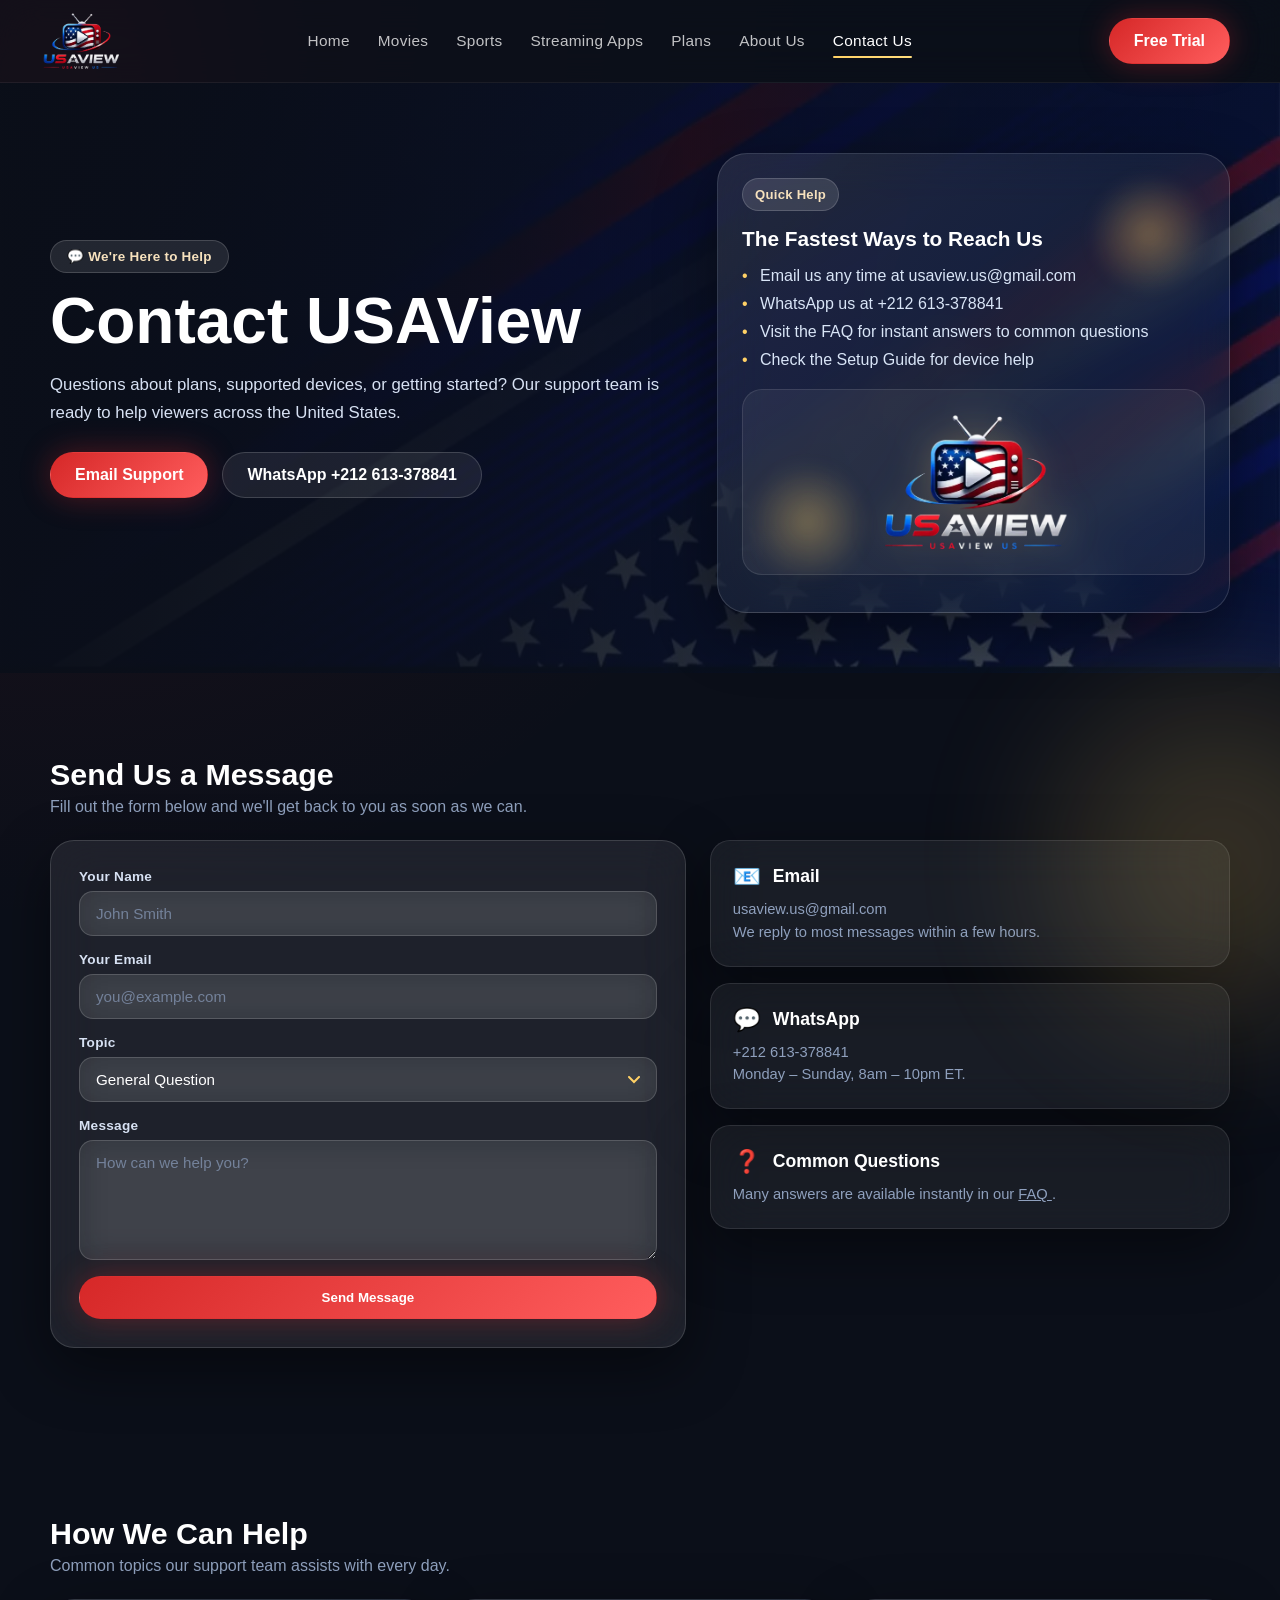
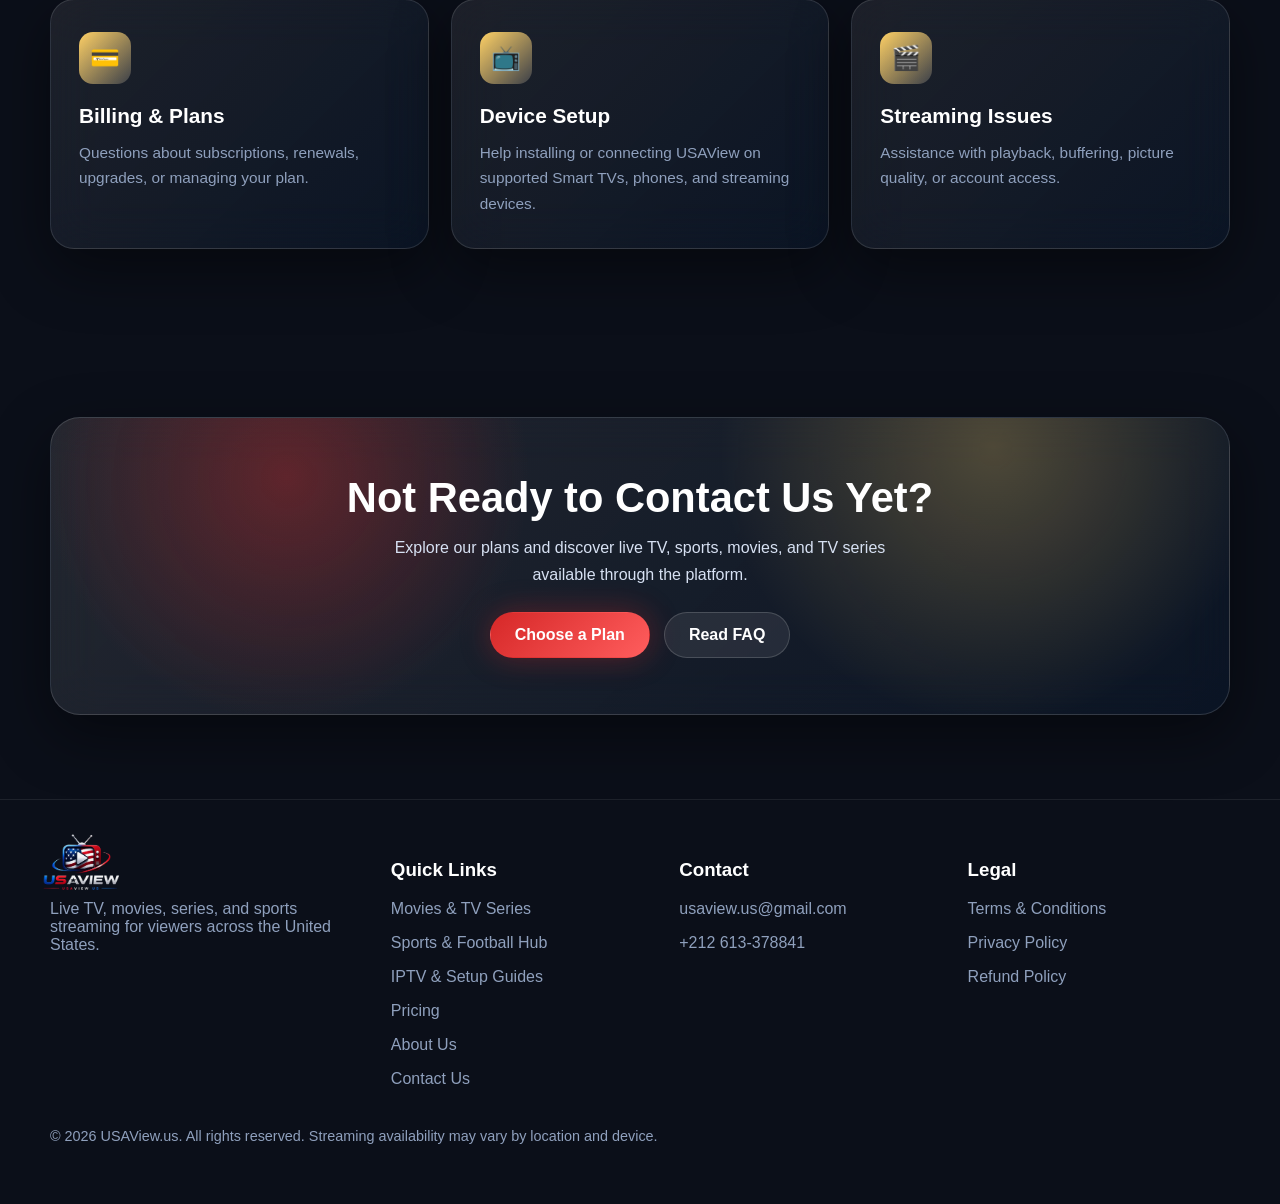
<file: contact.html>
<!DOCTYPE html>
<html lang="en">

<!--
  Contact Us page for USAView.us.
  - Lets visitors get in touch with the support team by email, phone, or the contact form.
  - Uses the same styling from style.css and interactive features from scripts.js.
-->

<head>
    <meta charset="UTF-8" />
    <meta name="viewport" content="width=device-width, initial-scale=1.0" />
    <meta name="description"
        content="Contact USAView.us - reach our customer support team by email or phone, ask about plans, device setup, and streaming help across the United States." />
    <title>Contact Us | USAView.us - We're Here to Help</title>
    <link rel="apple-touch-icon" sizes="180x180" href="favicon_io/apple-touch-icon.png">
    <link rel="icon" type="image/png" sizes="32x32" href="favicon_io/favicon-32x32.png">
    <link rel="icon" type="image/png" sizes="16x16" href="favicon_io/favicon-16x16.png">
    <link rel="manifest" href="favicon_io/site.webmanifest">
    <link rel="stylesheet" href="style.css">
</head>

<body>
    <header>
        <div class="container">
            <nav>

                <a class="logo" href="/">
                    <img src="assets/imgs/logos/logo.webp" alt="USAView">
                </a>

                <a class="btn btn-primary btn-header" href="https://wa.me/212613378841?text=hello%20usa%20view%20i%20want%20free%20trial%2024%20hours" target="_blank" rel="noopener">
                    Free Trial
                </a>

                <button class="nav-toggle" aria-label="Toggle navigation" aria-expanded="false"
                    aria-controls="navLinks">
                    <span class="bar"></span>
                    <span class="bar"></span>
                    <span class="bar"></span>
                </button>

                <div class="nav-links" id="navLinks">
                    <a href="/">Home</a>
                    <a href="/movies">Movies</a>
                    <a href="/sports">Sports</a>
                    <a href="streaming-apps/">Streaming Apps</a>
                    <a href="/#plans">Plans</a>
                    <a href="/about">About Us</a>
                    <a href="/contact" class="active" aria-current="page">Contact Us</a>
                </div>

            </nav>
        </div>
    </header>


    <main>

        <!-- Hero Section -->
        <section class="hero" aria-labelledby="hero-title">

            <div class="container hero-content">

                <div class="reveal">

                    <div class="pill">
                        💬 We're Here to Help
                    </div>

                    <h1 id="hero-title">
                        Contact USAView
                    </h1>

                    <p>
                        Questions about plans, supported devices, or getting
                        started? Our support team is ready to help viewers
                        across the United States.
                    </p>

                    <div class="hero-actions">

                        <a class="btn btn-primary" href="mailto:usaview.us@gmail.com">
                            Email Support
                        </a>

                        <a class="btn btn-secondary" href="https://wa.me/212613378841">
                            WhatsApp +212 613-378841
                        </a>

                    </div>




                </div>


                <div class="reveal">

                    <div class="hero-card glass">

                        <div class="floating-orb one"></div>
                        <div class="floating-orb two"></div>

                        <div class="pill">
                            Quick Help
                        </div>

                        <h3>
                            The Fastest Ways to Reach Us
                        </h3>

                        <ul>

                            <li>
                                Email us any time at usaview.us@gmail.com
                            </li>

                            <li>
                                WhatsApp us at +212 613-378841
                            </li>

                            <li>
                                Visit the FAQ for instant answers to common questions
                            </li>

                            <li>
                                Check the Setup Guide for device help
                            </li>

                        </ul>

                        <div class="hero-logo">

                            <img src="assets/imgs/logos/logo.webp" alt="USAView" width="220" height="60">

                        </div>

                    </div>

                </div>

            </div>

        </section>



        <!-- Contact Form & Info Section -->
        <section id="contact" aria-labelledby="contact-heading">

            <div class="container">

                <div class="section-head reveal">

                    <div>

                        <h2 id="contact-heading">
                            Send Us a Message
                        </h2>

                        <p>
                            Fill out the form below and we'll get back to you
                            as soon as we can.
                        </p>

                    </div>

                </div>


                <div class="contact-grid">

                    <div class="contact-form-card glass reveal">

                        <form class="contact-form" method="post" action="mailto:usaview.us@gmail.com"
                            enctype="text/plain">

                            <div class="form-field">
                                <label for="cf-name">
                                    Your Name
                                </label>
                                <input type="text" id="cf-name" name="name" placeholder="John Smith" autocomplete="name"
                                    required>
                            </div>

                            <div class="form-field">
                                <label for="cf-email">
                                    Your Email
                                </label>
                                <input type="email" id="cf-email" name="email" placeholder="you@example.com"
                                    autocomplete="email" required>
                            </div>

                            <div class="form-field">
                                <label for="cf-topic">
                                    Topic
                                </label>
                                <select id="cf-topic" name="topic">
                                    <option value="General Question">General Question</option>
                                    <option value="Billing & Plans">Billing & Plans</option>
                                    <option value="Device Setup">Device Setup</option>
                                    <option value="Technical Support">Technical Support</option>
                                    <option value="Other">Other</option>
                                </select>
                            </div>

                            <div class="form-field">
                                <label for="cf-message">
                                    Message
                                </label>
                                <textarea id="cf-message" name="message" rows="5" placeholder="How can we help you?"
                                    required></textarea>
                            </div>

                            <button class="btn btn-primary" type="submit">
                                Send Message
                            </button>

                        </form>

                    </div>


                    <div class="contact-info reveal">

                        <div class="highlight-item glass">

                            <div class="highlight-header">

                                <span class="highlight-icon">
                                    📧
                                </span>

                                <h4>
                                    Email
                                </h4>

                            </div>

                            <p>
                                <a href="mailto:usaview.us@gmail.com" style="color: inherit;">
                                    usaview.us@gmail.com
                                </a>
                            </p>

                            <p>
                                We reply to most messages within a few hours.
                            </p>

                        </div>


                        <div class="highlight-item glass">

                            <div class="highlight-header">

                                <span class="highlight-icon">
                                    💬
                                </span>

                                <h4>
                                    WhatsApp
                                </h4>

                            </div>

                            <p>
                                <a href="https://wa.me/212613378841" style="color: inherit;">
                                    +212 613-378841
                                </a>
                            </p>

                            <p>
                                Monday – Sunday, 8am – 10pm ET.
                            </p>

                        </div>


                        <div class="highlight-item glass">

                            <div class="highlight-header">

                                <span class="highlight-icon">
                                    ❓
                                </span>

                                <h4>
                                    Common Questions
                                </h4>

                            </div>

                            <p>
                                Many answers are available instantly in our
                                <a href="/#faq" style="color: inherit; text-decoration: underline;">
                                    FAQ
                                </a>.
                            </p>

                        </div>

                    </div>

                </div>

            </div>

        </section>



        <!-- Support Topics Section -->
        <section id="support-topics" aria-labelledby="support-topics-heading">

            <div class="container">

                <div class="section-head reveal">

                    <div>

                        <h2 id="support-topics-heading">
                            How We Can Help
                        </h2>

                        <p>
                            Common topics our support team assists with every day.
                        </p>

                    </div>

                </div>


                <div class="mission-grid">

                    <div class="mission-card glass reveal">

                        <div class="icon">
                            💳
                        </div>

                        <h3>
                            Billing & Plans
                        </h3>

                        <p>
                            Questions about subscriptions, renewals, upgrades,
                            or managing your plan.
                        </p>

                    </div>


                    <div class="mission-card glass reveal">

                        <div class="icon">
                            📺
                        </div>

                        <h3>
                            Device Setup
                        </h3>

                        <p>
                            Help installing or connecting USAView on supported
                            Smart TVs, phones, and streaming devices.
                        </p>

                    </div>


                    <div class="mission-card glass reveal">

                        <div class="icon">
                            🎬
                        </div>

                        <h3>
                            Streaming Issues
                        </h3>

                        <p>
                            Assistance with playback, buffering, picture quality,
                            or account access.
                        </p>

                    </div>

                </div>

            </div>

        </section>



        <!-- CTA Section -->
        <section id="contact-cta">

            <div class="container">

                <div class="cta-box glass reveal">

                    <h2>
                        Not Ready to Contact Us Yet?
                    </h2>

                    <p>
                        Explore our plans and discover live TV, sports, movies,
                        and TV series available through the platform.
                    </p>

                    <div class="cta-actions">

                        <a class="btn btn-primary" href="/#plans">
                            Choose a Plan
                        </a>

                        <a class="btn btn-secondary" href="/#faq">
                            Read FAQ
                        </a>

                    </div>

                </div>

            </div>

        </section>

    </main>



    <footer>

        <div class="container footer-grid">

            <div>

                <div class="logo footer-logo" style="margin-bottom: 10px;">

                    <img src="assets/imgs/logos/logo.webp" alt="USAView" width="220" height="60">

                </div>

                <p>
                    Live TV, movies, series, and sports streaming for viewers
                    across the United States.
                </p>

            </div>


            <div>

                <h3 style="color: var(--white);">
                    Quick Links
                </h3>

                <p>
                    <a href="/movies">
                        Movies & TV Series
                    </a>
                </p>

                <p>
                    <a href="/sports">
                        Sports & Football Hub
                    </a>
                </p>

                <p>
                    <a href="streaming-apps/">
                        IPTV & Setup Guides
                    </a>
                </p>

                <p>
                    <a href="/#plans">
                        Pricing
                    </a>
                </p>

                <p>
                    <a href="/about">
                        About Us
                    </a>
                </p>

                <p>
                    <a href="/contact">
                        Contact Us
                    </a>
                </p>

            </div>


            <div>

                <h3 style="color: var(--white);">
                    Contact
                </h3>

                <p>
                    <a href="mailto:usaview.us@gmail.com" style="color: inherit;">
                        usaview.us@gmail.com
                    </a>
                </p>

                <p>
                    <a href="https://wa.me/212613378841" style="color: inherit;">
                        +212 613-378841
                    </a>
                </p>

            </div>


            <div>

                <h3 style="color: var(--white);">
                    Legal
                </h3>

                <p>
                    <a href="/terms">
                        Terms & Conditions
                    </a>
                </p>

                <p>
                    <a href="/privacy">
                        Privacy Policy
                    </a>
                </p>

                <p>
                    <a href="/refund-policy">
                        Refund Policy
                    </a>
                </p>

            </div>

        </div>


        <div class="container" style="margin-top: 24px; font-size: .9rem;">

            © 2026 USAView.us. All rights reserved.
            Streaming availability may vary by location and device.

        </div>

    </footer>


    <script src="scripts.js"></script>

</body>

</html>
</file>
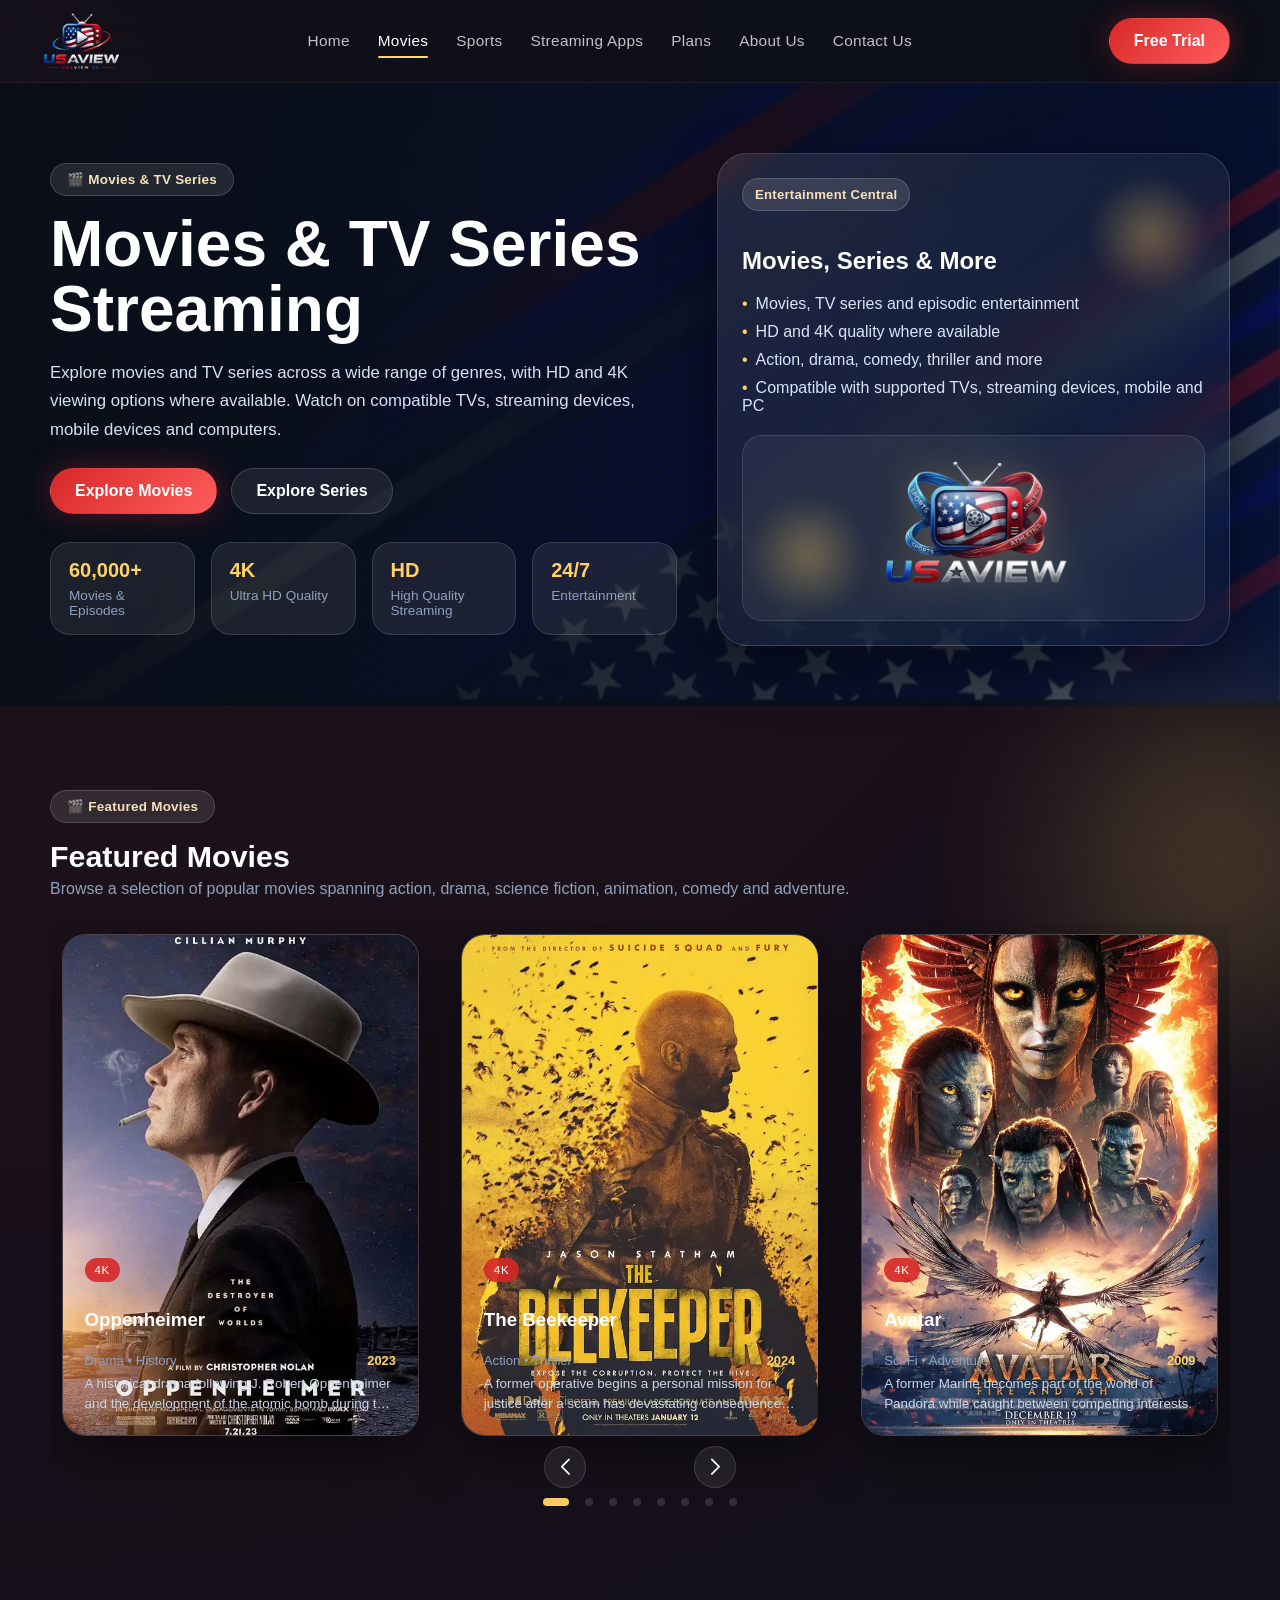
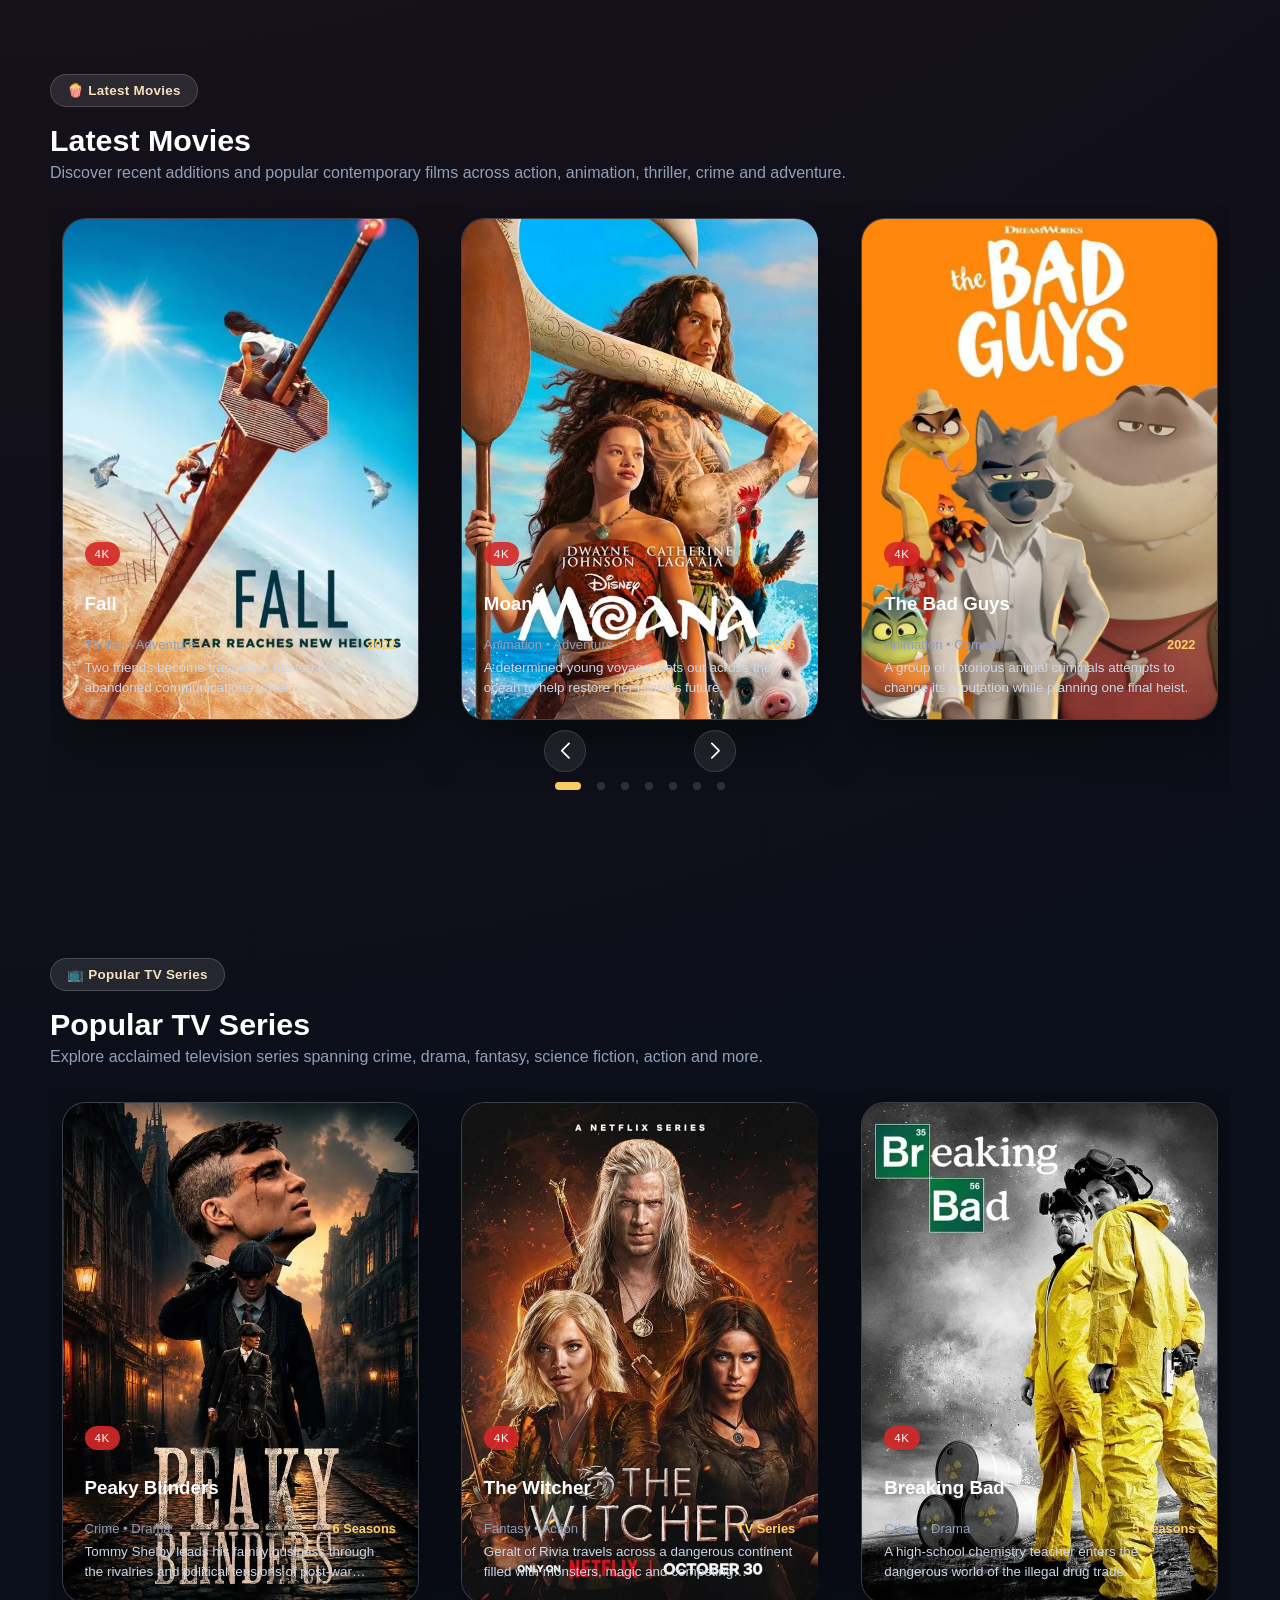
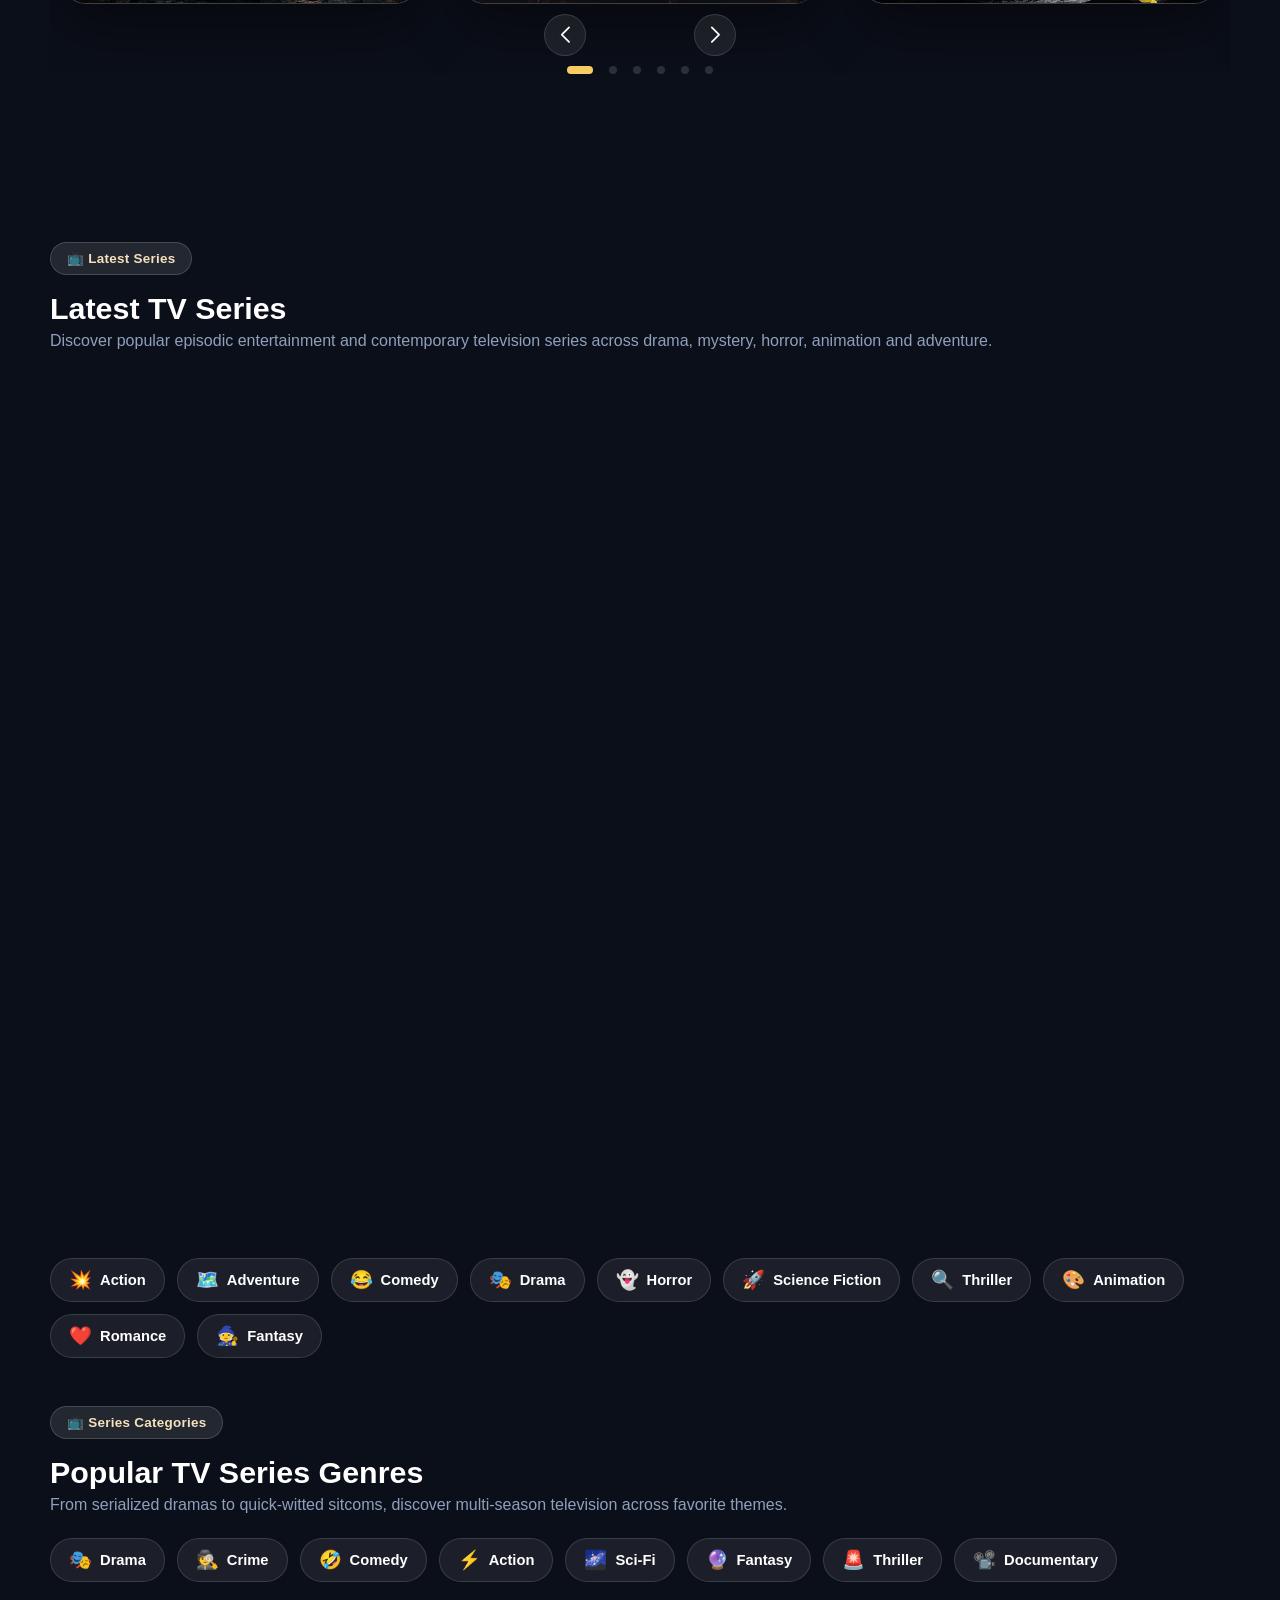
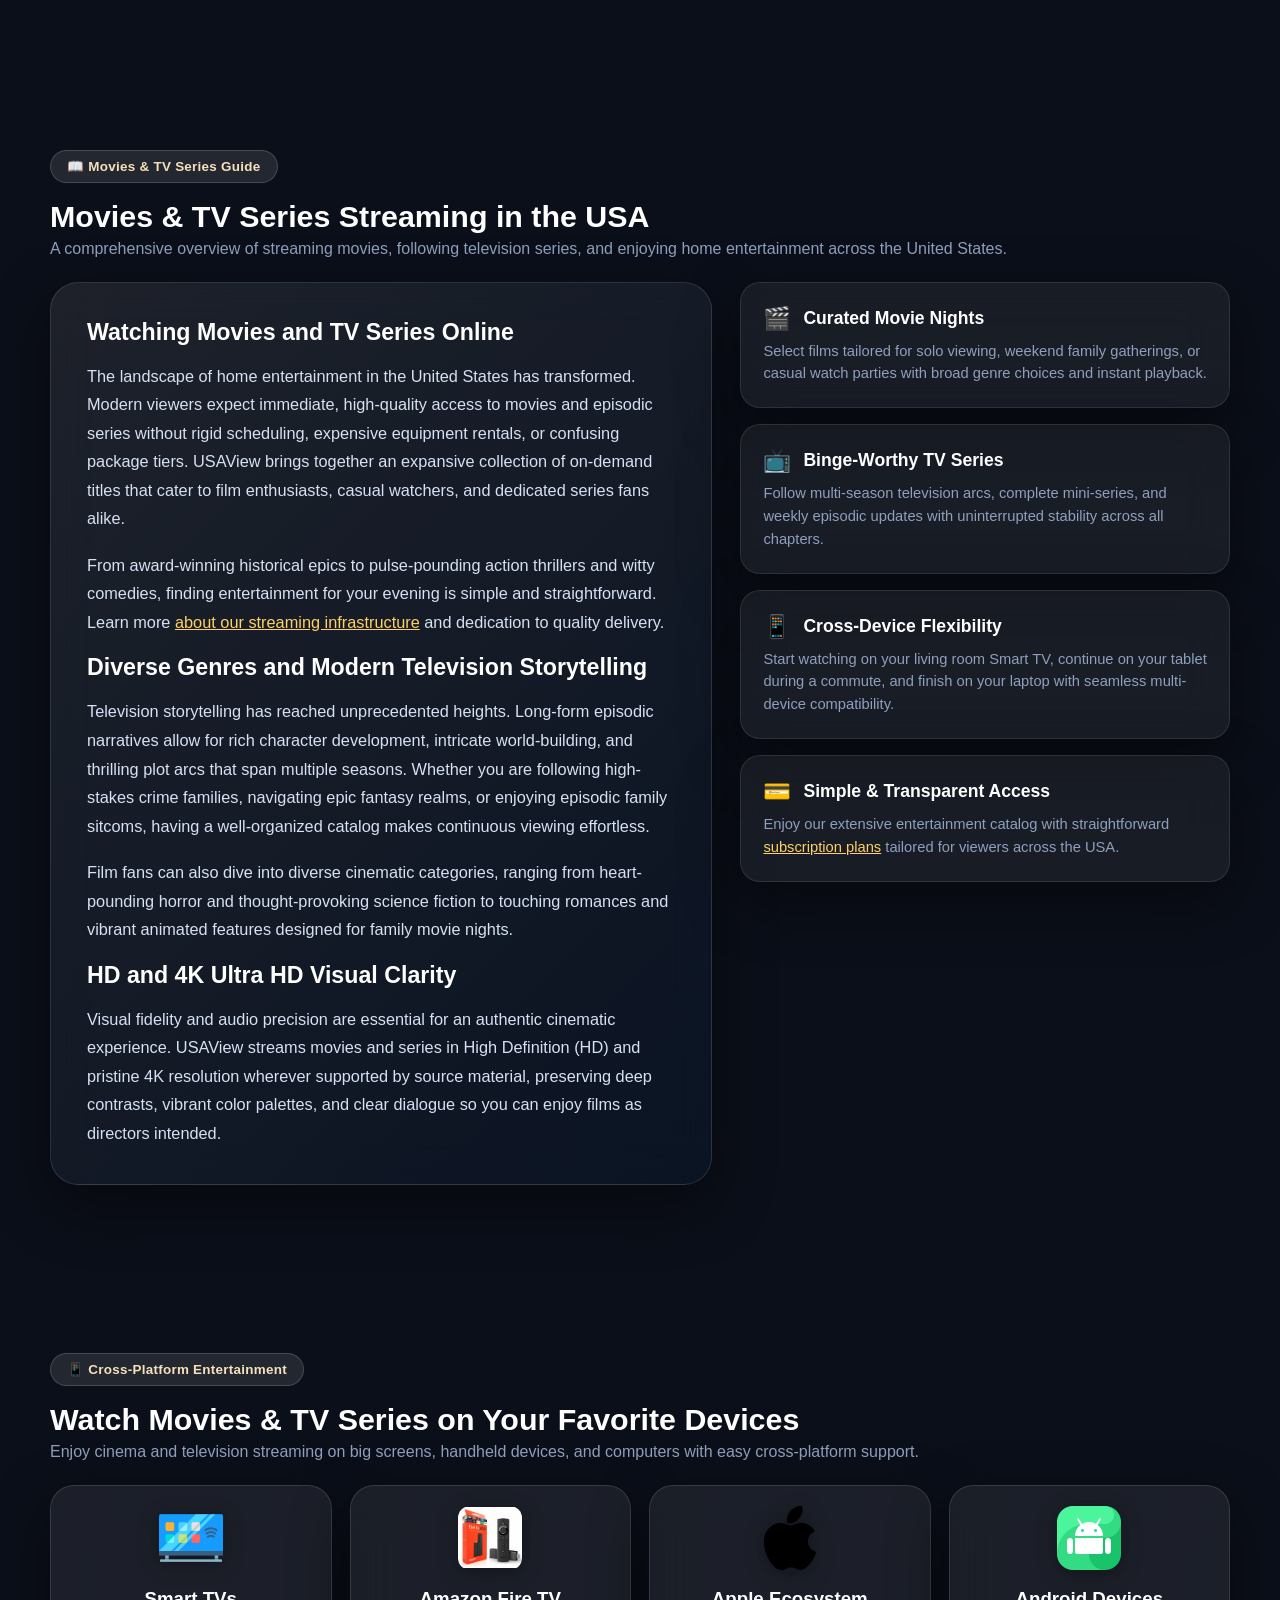
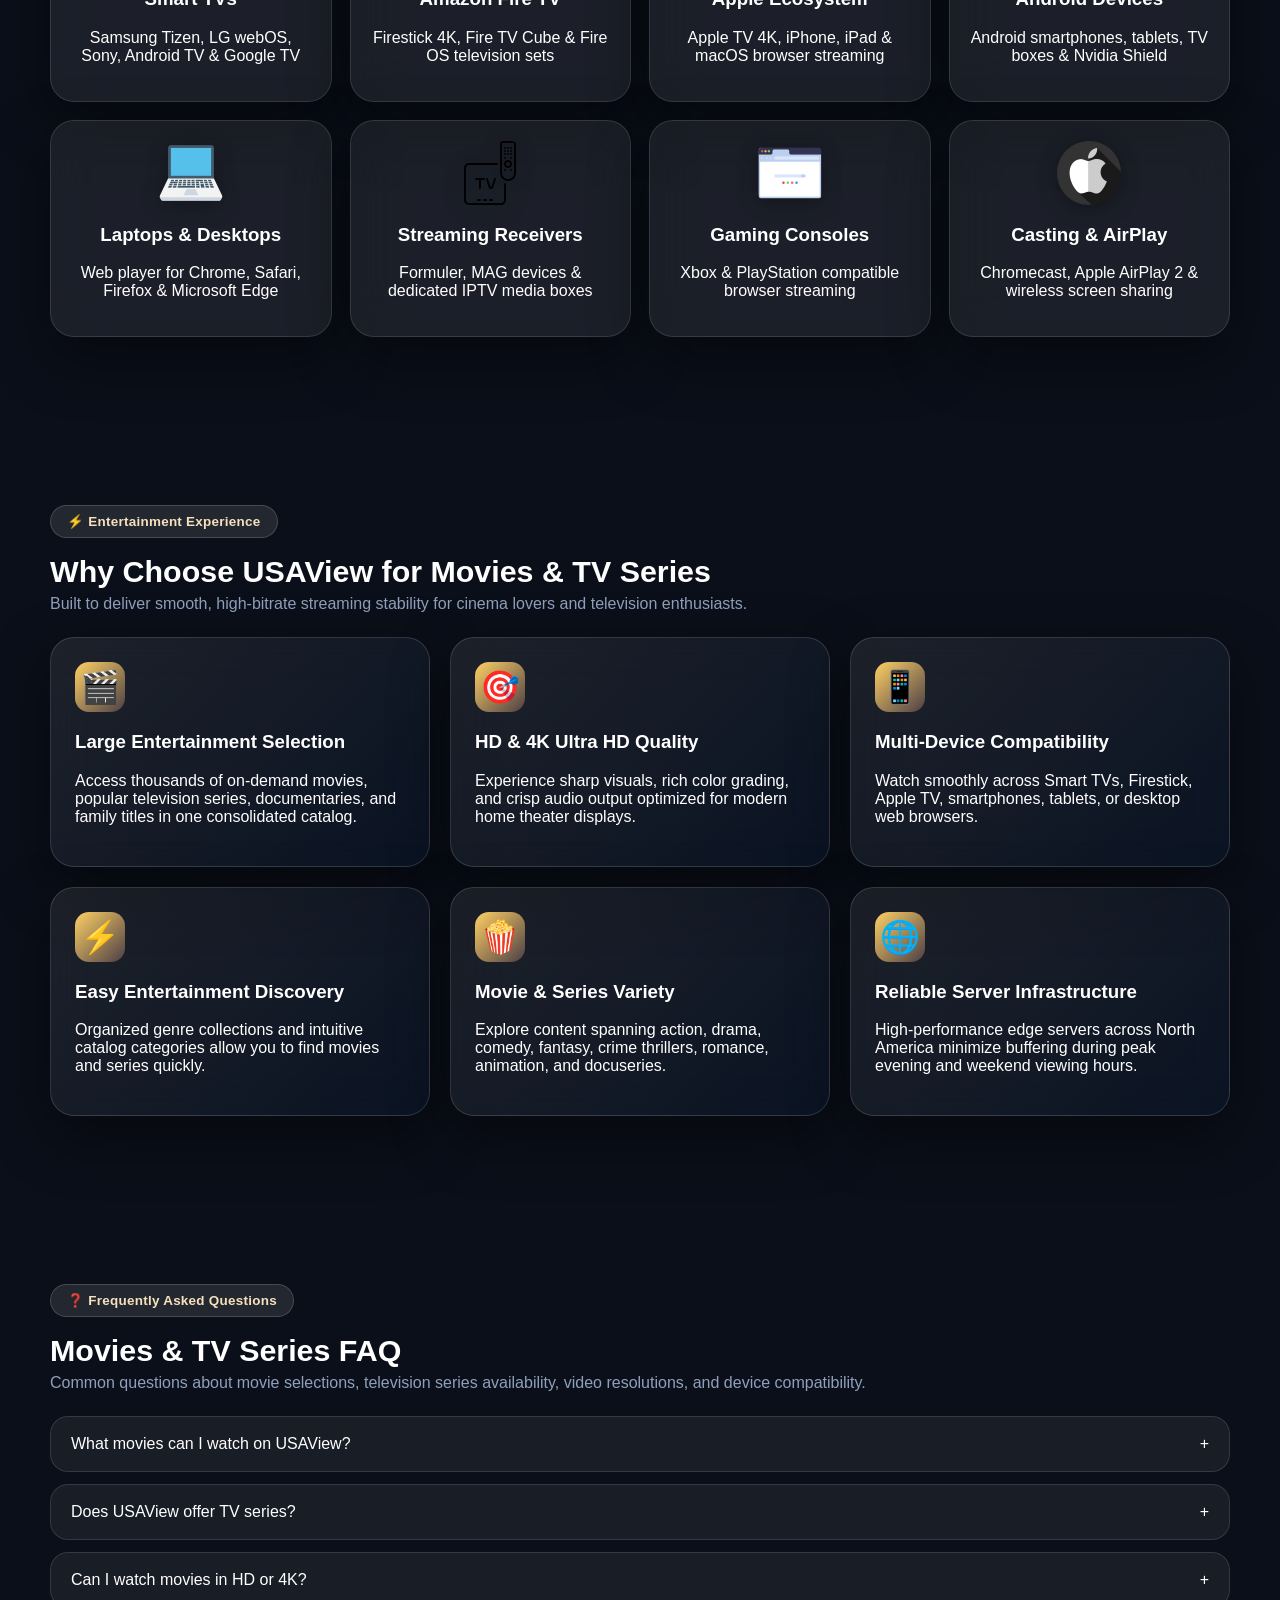
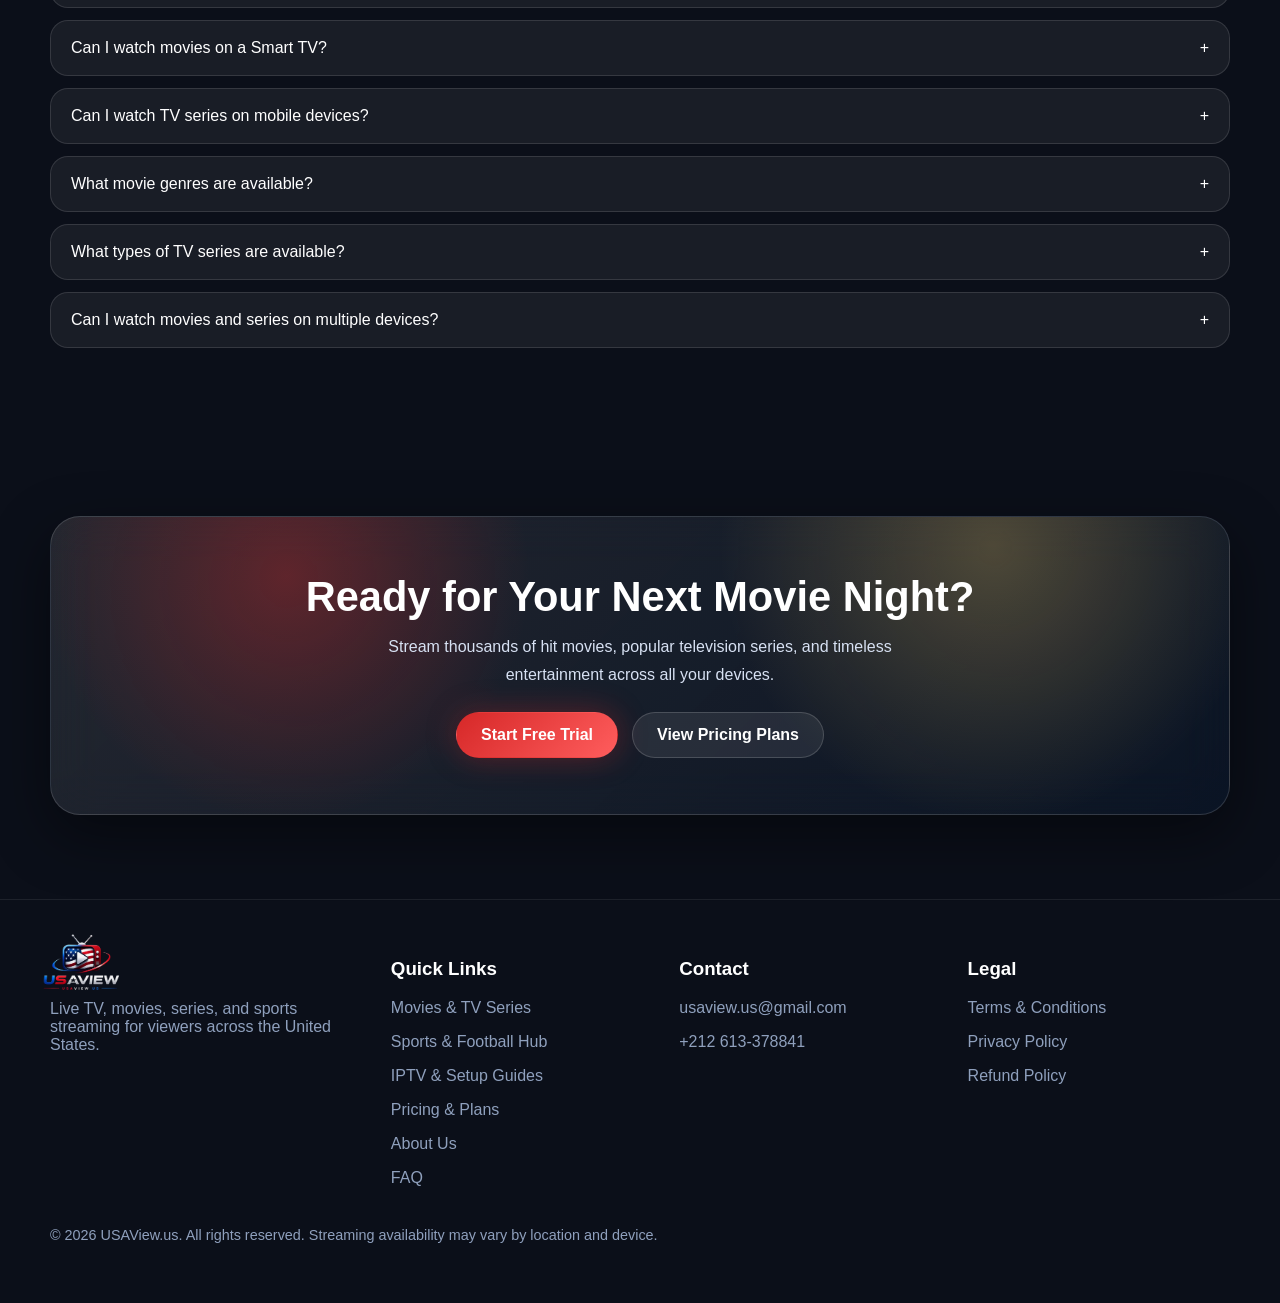
<file: movies.html>
<!DOCTYPE html>
<html lang="en">

<head>
    <meta charset="UTF-8">
    <meta name="viewport" content="width=device-width, initial-scale=1.0">

    <title>Movies & TV Series | HD & 4K Streaming | USAView</title>
    <link rel="apple-touch-icon" sizes="180x180" href="favicon_io/apple-touch-icon.png">
    <link rel="icon" type="image/png" sizes="32x32" href="favicon_io/favicon-32x32.png">
    <link rel="icon" type="image/png" sizes="16x16" href="favicon_io/favicon-16x16.png">
    <link rel="manifest" href="favicon_io/site.webmanifest">

    <meta name="description"
        content="Explore movies and TV series available through USAView. Browse popular titles, genres, HD and 4K viewing options, and compatible streaming devices.">

    <link rel="canonical" href="https://usaview.us/movies">
    <meta name="robots" content="index, follow">

    <!-- Open Graph -->
    <meta property="og:type" content="website">
    <meta property="og:title" content="Movies & TV Series | HD & 4K Streaming | USAView">
    <meta property="og:description"
        content="Explore movies and TV series available through USAView, with genre collections, HD and 4K options, and support for popular streaming devices.">
    <meta property="og:url" content="https://usaview.us/movies">
    <meta property="og:site_name" content="USAView">
    <meta property="og:image" content="https://usaview.us/logo.webp">

    <!-- Twitter / X -->
    <meta name="twitter:card" content="summary_large_image">
    <meta name="twitter:title" content="Movies & TV Series | HD & 4K Streaming | USAView">
    <meta name="twitter:description"
        content="Explore movies and TV series available through USAView, with genre collections, HD and 4K options, and support for popular streaming devices.">
    <meta name="twitter:image" content="https://usaview.us/logo.webp">

    <link rel="stylesheet" href="style.css">
    <link rel="stylesheet" href="https://cdn.jsdelivr.net/npm/swiper@11/swiper-bundle.min.css">

    <!-- Structured Data -->
    <script type="application/ld+json">
    {
      "@context": "https://schema.org",
      "@graph": [
        {
          "@type": "Organization",
          "@id": "https://usaview.us/#organization",
          "name": "USAView",
          "url": "https://usaview.us",
          "logo": "https://usaview.us/logo.webp",
          "contactPoint": {
            "@type": "ContactPoint",
            "telephone": "+212613378841",
            "contactType": "customer service",
            "email": "usaview.us@gmail.com"
          }
        },
        {
          "@type": "WebSite",
          "@id": "https://usaview.us/#website",
          "url": "https://usaview.us",
          "name": "USAView",
          "publisher": {
            "@id": "https://usaview.us/#organization"
          }
        },
        {
          "@type": "WebPage",
          "@id": "https://usaview.us/movies#webpage",
          "url": "https://usaview.us/movies",
          "name": "Movies & TV Series | HD & 4K Streaming | USAView",
          "description": "Explore movies and TV series available through USAView, including popular titles, genres, viewing quality options, and supported devices.",
          "isPartOf": {
            "@id": "https://usaview.us/#website"
          },
          "about": {
            "@id": "https://usaview.us/#organization"
          },
          "breadcrumb": {
            "@id": "https://usaview.us/movies#breadcrumb"
          }
        },
        {
          "@type": "BreadcrumbList",
          "@id": "https://usaview.us/movies#breadcrumb",
          "itemListElement": [
            {
              "@type": "ListItem",
              "position": 1,
              "name": "Home",
              "item": "https://usaview.us/"
            },
            {
              "@type": "ListItem",
              "position": 2,
              "name": "Movies & TV Series",
              "item": "https://usaview.us/movies"
            }
          ]
        },
        {
          "@type": "ItemList",
          "@id": "https://usaview.us/movies#featured-movies",
          "name": "Featured Movies",
          "itemListElement": [
            {
              "@type": "ListItem",
              "position": 1,
              "name": "Oppenheimer"
            },
            {
              "@type": "ListItem",
              "position": 2,
              "name": "The Beekeeper"
            },
            {
              "@type": "ListItem",
              "position": 3,
              "name": "Avatar"
            },
            {
              "@type": "ListItem",
              "position": 4,
              "name": "Deep Cover"
            },
            {
              "@type": "ListItem",
              "position": 5,
              "name": "Rango"
            },
            {
              "@type": "ListItem",
              "position": 6,
              "name": "Nobody"
            },
            {
              "@type": "ListItem",
              "position": 7,
              "name": "Luca"
            },
            {
              "@type": "ListItem",
              "position": 8,
              "name": "Elemental"
            }
          ]
        }
      ]
    }
    </script>
</head>

<body>

    <header>
        <div class="container">
            <nav aria-label="Main Navigation">

                <a class="logo" href="/" aria-label="USAView Home">
                    <img src="assets/imgs/logos/logo.webp" alt="USAView logo" width="160" height="44">
                </a>

                <a class="btn btn-primary btn-header"
                    href="https://wa.me/212613378841?text=hello%20usa%20view%20i%20want%20free%20trial%2024%20hours"
                    target="_blank" rel="noopener">
                    Free Trial
                </a>

                <button class="nav-toggle" type="button" aria-label="Toggle navigation" aria-expanded="false"
                    aria-controls="navLinks">
                    <span class="bar"></span>
                    <span class="bar"></span>
                    <span class="bar"></span>
                </button>

                <div class="nav-links" id="navLinks">
                    <a href="/">Home</a>
                    <a href="/movies" class="active" aria-current="page">Movies</a>
                    <a href="/sports">Sports</a>
                    <a href="streaming-apps/">Streaming Apps</a>
                    <a href="/#plans">Plans</a>
                    <a href="/about">About Us</a>
                    <a href="/contact">Contact Us</a>
                </div>

            </nav>
        </div>
    </header>

    <main id="main-content">

        <!-- Hero -->
        <section class="hero" aria-labelledby="hero-title">

            <div class="container hero-content">

                <div class="reveal">

                    <div class="pill">🎬 Movies & TV Series</div>

                    <h1 id="hero-title">
                        Movies & TV Series Streaming
                    </h1>

                    <p>
                        Explore movies and TV series across a wide range of genres,
                        with HD and 4K viewing options where available. Watch on
                        compatible TVs, streaming devices, mobile devices and computers.
                    </p>

                    <div class="hero-actions">
                        <a class="btn btn-primary" href="#featured-movies">
                            Explore Movies
                        </a>

                        <a class="btn btn-secondary" href="#popular-series">
                            Explore Series
                        </a>
                    </div>

                    <div class="stats-grid-4">

                        <div class="stat-card">
                            <div class="stat-number" data-target="60000" data-suffix="+">
                                0
                            </div>
                            <div class="stat-label">
                                Movies & Episodes
                            </div>
                        </div>

                        <div class="stat-card">
                            <div class="stat-number" data-target="4" data-suffix="K">
                                0
                            </div>
                            <div class="stat-label">
                                Ultra HD Quality
                            </div>
                        </div>

                        <div class="stat-card">
                            <div class="stat-number" data-target="HD" data-suffix="">
                                HD
                            </div>
                            <div class="stat-label">
                                High Quality Streaming
                            </div>
                        </div>

                        <div class="stat-card">
                            <div class="stat-number" data-target="24" data-suffix="/7">
                                0
                            </div>
                            <div class="stat-label">
                                Entertainment
                            </div>
                        </div>

                    </div>
                </div>

                <div class="reveal">

                    <div class="hero-card glass">

                        <div class="floating-orb one"></div>
                        <div class="floating-orb two"></div>

                        <div class="pill">
                            Entertainment Central
                        </div>

                        <h2>Movies, Series & More</h2>

                        <ul>
                            <li>Movies, TV series and episodic entertainment</li>
                            <li>HD and 4K quality where available</li>
                            <li>Action, drama, comedy, thriller and more</li>
                            <li>Compatible with supported TVs, streaming devices, mobile and PC</li>
                        </ul>

                        <div class="hero-logo">
                            <img src="assets/imgs/logos/movies-logo.webp" alt="USAView Movies" width="220" height="60">
                        </div>

                    </div>

                </div>

            </div>

        </section>


        <!-- Featured Movies -->
        <section id="featured-movies" aria-labelledby="featured-movies-heading">

            <div class="container">

                <div class="section-head reveal">

                    <div>

                        <div class="pill">
                            🎬 Featured Movies
                        </div>

                        <h2 id="featured-movies-heading">
                            Featured Movies
                        </h2>

                        <p>
                            Browse a selection of popular movies spanning action,
                            drama, science fiction, animation, comedy and adventure.
                        </p>

                    </div>

                </div>


                <div class="swiper catalog-swiper reveal" data-direction="right-to-left">

                    <div class="swiper-wrapper">


                        <!-- Oppenheimer -->
                        <div class="swiper-slide">

                            <article class="movie-card glass">

                                <div class="thumb">
                                    <img src="assets/imgs/slider-movies/oppenheimer.webp" alt="Oppenheimer movie poster"
                                        width="300" height="450" loading="lazy">
                                </div>

                                <div class="content">

                                    <span class="badge">4K</span>

                                    <h3>Oppenheimer</h3>

                                    <div class="meta-row">
                                        <span class="genre-text">
                                            Drama • History
                                        </span>
                                        <span class="year-text">
                                            2023
                                        </span>
                                    </div>

                                    <p class="desc">
                                        A historical drama following J. Robert Oppenheimer
                                        and the development of the atomic bomb during
                                        the Manhattan Project.
                                    </p>

                                </div>

                            </article>

                        </div>


                        <!-- The Beekeeper -->
                        <div class="swiper-slide">

                            <article class="movie-card glass">

                                <div class="thumb">
                                    <img src="assets/imgs/slider-movies/beekeeper.webp" alt="The Beekeeper movie poster"
                                        width="300" height="450" loading="lazy">
                                </div>

                                <div class="content">

                                    <span class="badge">4K</span>

                                    <h3>The Beekeeper</h3>

                                    <div class="meta-row">
                                        <span class="genre-text">
                                            Action • Thriller
                                        </span>
                                        <span class="year-text">
                                            2024
                                        </span>
                                    </div>

                                    <p class="desc">
                                        A former operative begins a personal mission
                                        for justice after a scam has devastating
                                        consequences for someone close to him.
                                    </p>

                                </div>

                            </article>

                        </div>


                        <!-- Avatar -->
                        <div class="swiper-slide">

                            <article class="movie-card glass">

                                <div class="thumb">
                                    <img src="assets/imgs/slider-movies/Avatar.webp" alt="Avatar movie poster"
                                        width="300" height="450" loading="lazy">
                                </div>

                                <div class="content">

                                    <span class="badge">4K</span>

                                    <h3>Avatar</h3>

                                    <div class="meta-row">
                                        <span class="genre-text">
                                            Sci-Fi • Adventure
                                        </span>
                                        <span class="year-text">
                                            2009
                                        </span>
                                    </div>

                                    <p class="desc">
                                        A former Marine becomes part of the world of
                                        Pandora while caught between competing interests.
                                    </p>

                                </div>

                            </article>

                        </div>


                        <!-- Deep Cover -->
                        <div class="swiper-slide">

                            <article class="movie-card glass">

                                <div class="thumb">
                                    <img src="assets/imgs/slider-movies/deep-cover.webp" alt="Deep Cover movie poster"
                                        width="300" height="450" loading="lazy">
                                </div>

                                <div class="content">

                                    <span class="badge">4K</span>

                                    <h3>Deep Cover</h3>

                                    <div class="meta-row">
                                        <span class="genre-text">
                                            Action • Comedy
                                        </span>
                                        <span class="year-text">
                                            2025
                                        </span>
                                    </div>

                                    <p class="desc">
                                        An acting teacher is recruited for an undercover
                                        operation that quickly becomes more dangerous
                                        than expected.
                                    </p>

                                </div>

                            </article>

                        </div>


                        <!-- Rango -->
                        <div class="swiper-slide">

                            <article class="movie-card glass">

                                <div class="thumb">
                                    <img src="assets/imgs/slider-movies/rango-animation.webp"
                                        alt="Rango animated movie poster" width="300" height="450" loading="lazy">
                                </div>

                                <div class="content">

                                    <span class="badge">4K</span>

                                    <h3>Rango</h3>

                                    <div class="meta-row">
                                        <span class="genre-text">
                                            Animation • Comedy
                                        </span>
                                        <span class="year-text">
                                            2011
                                        </span>
                                    </div>

                                    <p class="desc">
                                        An eccentric chameleon unexpectedly becomes
                                        sheriff of a dusty desert town.
                                    </p>

                                </div>

                            </article>

                        </div>


                        <!-- Nobody -->
                        <div class="swiper-slide">

                            <article class="movie-card glass">

                                <div class="thumb">
                                    <img src="assets/imgs/slider-movies/nobody.webp" alt="Nobody movie poster"
                                        width="300" height="450" loading="lazy">
                                </div>

                                <div class="content">

                                    <span class="badge">4K</span>

                                    <h3>Nobody</h3>

                                    <div class="meta-row">
                                        <span class="genre-text">
                                            Action • Crime
                                        </span>
                                        <span class="year-text">
                                            2021
                                        </span>
                                    </div>

                                    <p class="desc">
                                        A seemingly ordinary family man is forced to
                                        confront a violent past after a home invasion.
                                    </p>

                                </div>

                            </article>

                        </div>


                        <!-- Luca -->
                        <div class="swiper-slide">

                            <article class="movie-card glass">

                                <div class="thumb">
                                    <img src="assets/imgs/slider-movies/luca.webp" alt="Luca animated movie poster"
                                        width="300" height="450" loading="lazy">
                                </div>

                                <div class="content">

                                    <span class="badge">4K</span>

                                    <h3>Luca</h3>

                                    <div class="meta-row">
                                        <span class="genre-text">
                                            Animation • Adventure
                                        </span>
                                        <span class="year-text">
                                            2021
                                        </span>
                                    </div>

                                    <p class="desc">
                                        Two young sea creatures experience an unforgettable
                                        summer adventure on the Italian Riviera.
                                    </p>

                                </div>

                            </article>

                        </div>


                        <!-- Elemental -->
                        <div class="swiper-slide">

                            <article class="movie-card glass">

                                <div class="thumb">
                                    <img src="assets/imgs/slider-movies/elemental.webp"
                                        alt="Elemental animated movie poster" width="300" height="450" loading="lazy">
                                </div>

                                <div class="content">

                                    <span class="badge">4K</span>

                                    <h3>Elemental</h3>

                                    <div class="meta-row">
                                        <span class="genre-text">
                                            Animation • Family
                                        </span>
                                        <span class="year-text">
                                            2023
                                        </span>
                                    </div>

                                    <p class="desc">
                                        In a city where elemental residents live together,
                                        two very different characters discover an unexpected connection.
                                    </p>

                                </div>

                            </article>

                        </div>

                    </div>

                    <div class="swiper-button-next"></div>
                    <div class="swiper-button-prev"></div>
                    <div class="swiper-pagination"></div>

                </div>

            </div>

        </section>


        <!-- Latest Movies -->
        <section id="latest-movies" aria-labelledby="latest-movies-heading">

            <div class="container">

                <div class="section-head reveal">

                    <div>

                        <div class="pill">
                            🍿 Latest Movies
                        </div>

                        <h2 id="latest-movies-heading">
                            Latest Movies
                        </h2>

                        <p>
                            Discover recent additions and popular contemporary films
                            across action, animation, thriller, crime and adventure.
                        </p>

                    </div>

                </div>


                <div class="swiper catalog-swiper reveal" data-direction="left-to-right">

                    <div class="swiper-wrapper">


                        <!-- Fall -->
                        <div class="swiper-slide">

                            <article class="movie-card glass">

                                <div class="thumb">
                                    <img src="assets/imgs/slider-movies/fall.webp" alt="Fall movie poster" width="300"
                                        height="450" loading="lazy">
                                </div>

                                <div class="content">

                                    <span class="badge">4K</span>

                                    <h3>Fall</h3>

                                    <div class="meta-row">
                                        <span class="genre-text">
                                            Thriller • Adventure
                                        </span>
                                        <span class="year-text">
                                            2022
                                        </span>
                                    </div>

                                    <p class="desc">
                                        Two friends become trapped at the top of
                                        an abandoned communications tower.
                                    </p>

                                </div>

                            </article>

                        </div>


                        <!-- Moana -->
                        <div class="swiper-slide">

                            <article class="movie-card glass">

                                <div class="thumb">
                                    <img src="assets/imgs/slider-movies/moana-movie.webp" alt="Moana movie poster"
                                        width="300" height="450" loading="lazy">
                                </div>

                                <div class="content">

                                    <span class="badge">4K</span>

                                    <h3>Moana</h3>

                                    <div class="meta-row">
                                        <span class="genre-text">
                                            Animation • Adventure
                                        </span>
                                        <span class="year-text">
                                            2016
                                        </span>
                                    </div>

                                    <p class="desc">
                                        A determined young voyager sets out across
                                        the ocean to help restore her island's future.
                                    </p>

                                </div>

                            </article>

                        </div>


                        <!-- The Bad Guys -->
                        <div class="swiper-slide">

                            <article class="movie-card glass">

                                <div class="thumb">
                                    <img src="assets/imgs/slider-movies/the-bad-guys.webp"
                                        alt="The Bad Guys movie poster" width="300" height="450" loading="lazy">
                                </div>

                                <div class="content">

                                    <span class="badge">4K</span>

                                    <h3>The Bad Guys</h3>

                                    <div class="meta-row">
                                        <span class="genre-text">
                                            Animation • Comedy
                                        </span>
                                        <span class="year-text">
                                            2022
                                        </span>
                                    </div>

                                    <p class="desc">
                                        A group of notorious animal criminals attempts
                                        to change its reputation while planning one final heist.
                                    </p>

                                </div>

                            </article>

                        </div>


                        <!-- Peaky Blinders: The Immortal Man -->
                        <div class="swiper-slide">

                            <article class="movie-card glass">

                                <div class="thumb">
                                    <img src="assets/imgs/slider-movies/peaky-blinders-immortal-man.webp"
                                        alt="Peaky Blinders The Immortal Man movie poster" width="300" height="450"
                                        loading="lazy">
                                </div>

                                <div class="content">

                                    <span class="badge">4K</span>

                                    <h3>Peaky Blinders: The Immortal Man</h3>

                                    <div class="meta-row">
                                        <span class="genre-text">
                                            Crime • Drama
                                        </span>
                                        <span class="year-text">
                                            2026
                                        </span>
                                    </div>

                                    <p class="desc">
                                        The Shelby story continues in a feature-length
                                        continuation of the Peaky Blinders saga.
                                    </p>

                                </div>

                            </article>

                        </div>


                        <!-- The Witcher -->
                        <div class="swiper-slide">

                            <article class="movie-card glass">

                                <div class="thumb">
                                    <img src="assets/imgs/slider-movies/the-witcher.webp"
                                        alt="The Witcher TV series poster" width="300" height="450" loading="lazy">
                                </div>

                                <div class="content">

                                    <span class="badge">4K</span>

                                    <h3>The Witcher</h3>

                                    <div class="meta-row">
                                        <span class="genre-text">
                                            Fantasy • Action
                                        </span>
                                        <span class="year-text">
                                            TV Series
                                        </span>
                                    </div>

                                    <p class="desc">
                                        Geralt of Rivia travels through a dangerous
                                        fantasy world filled with monsters, magic and political conflict.
                                    </p>

                                </div>

                            </article>

                        </div>


                        <!-- Fallout -->
                        <div class="swiper-slide">

                            <article class="movie-card glass">

                                <div class="thumb">
                                    <img src="assets/imgs/slider-movies/fallout.webp" alt="Fallout TV series poster"
                                        width="300" height="450" loading="lazy">
                                </div>

                                <div class="content">

                                    <span class="badge">4K</span>

                                    <h3>Fallout</h3>

                                    <div class="meta-row">
                                        <span class="genre-text">
                                            Sci-Fi • Drama
                                        </span>
                                        <span class="year-text">
                                            TV Series
                                        </span>
                                    </div>

                                    <p class="desc">
                                        Survivors emerge from underground vaults and
                                        encounter a dangerous post-apocalyptic world.
                                    </p>

                                </div>

                            </article>

                        </div>


                        <!-- Crime 101 -->
                        <div class="swiper-slide">

                            <article class="movie-card glass">

                                <div class="thumb">
                                    <img src="assets/imgs/slider-movies/crime101.webp" alt="Crime 101 movie poster"
                                        width="300" height="450" loading="lazy">
                                </div>

                                <div class="content">

                                    <span class="badge">4K</span>

                                    <h3>Crime 101</h3>

                                    <div class="meta-row">
                                        <span class="genre-text">
                                            Crime • Thriller
                                        </span>
                                        <span class="year-text">
                                            2025
                                        </span>
                                    </div>

                                    <p class="desc">
                                        A detective investigates a series of high-profile
                                        jewel thefts while pursuing a highly disciplined criminal.
                                    </p>

                                </div>

                            </article>

                        </div>

                    </div>

                    <div class="swiper-button-next"></div>
                    <div class="swiper-button-prev"></div>
                    <div class="swiper-pagination"></div>

                </div>

            </div>

        </section>


        <!-- Popular TV Series -->
        <section id="popular-series" aria-labelledby="popular-series-heading">

            <div class="container">

                <div class="section-head reveal">

                    <div>

                        <div class="pill">
                            📺 Popular TV Series
                        </div>

                        <h2 id="popular-series-heading">
                            Popular TV Series
                        </h2>

                        <p>
                            Explore acclaimed television series spanning crime,
                            drama, fantasy, science fiction, action and more.
                        </p>

                    </div>

                </div>


                <div class="swiper catalog-swiper reveal" data-direction="right-to-left">

                    <div class="swiper-wrapper">


                        <!-- Peaky Blinders -->
                        <div class="swiper-slide">

                            <article class="movie-card glass">

                                <div class="thumb">
                                    <img src="assets/imgs/slider-movies/peaky-blinders.webp"
                                        alt="Peaky Blinders TV series poster" width="300" height="450" loading="lazy">
                                </div>

                                <div class="content">

                                    <span class="badge">4K</span>

                                    <h3>Peaky Blinders</h3>

                                    <div class="meta-row">
                                        <span class="genre-text">
                                            Crime • Drama
                                        </span>
                                        <span class="year-text">
                                            6 Seasons
                                        </span>
                                    </div>

                                    <p class="desc">
                                        Tommy Shelby leads his family business through
                                        the rivalries and political tensions of post-war Birmingham.
                                    </p>

                                </div>

                            </article>

                        </div>


                        <!-- The Witcher -->
                        <div class="swiper-slide">

                            <article class="movie-card glass">

                                <div class="thumb">
                                    <img src="assets/imgs/slider-movies/the-witcher.webp"
                                        alt="The Witcher TV series poster" width="300" height="450" loading="lazy">
                                </div>

                                <div class="content">

                                    <span class="badge">4K</span>

                                    <h3>The Witcher</h3>

                                    <div class="meta-row">
                                        <span class="genre-text">
                                            Fantasy • Action
                                        </span>
                                        <span class="year-text">
                                            TV Series
                                        </span>
                                    </div>

                                    <p class="desc">
                                        Geralt of Rivia travels across a dangerous
                                        continent filled with monsters, magic and competing kingdoms.
                                    </p>

                                </div>

                            </article>

                        </div>


                        <!-- Breaking Bad -->
                        <div class="swiper-slide">

                            <article class="movie-card glass">

                                <div class="thumb">
                                    <img src="assets/imgs/slider-movies/breaking-bad.webp"
                                        alt="Breaking Bad TV series poster" width="300" height="450" loading="lazy">
                                </div>

                                <div class="content">

                                    <span class="badge">4K</span>

                                    <h3>Breaking Bad</h3>

                                    <div class="meta-row">
                                        <span class="genre-text">
                                            Crime • Drama
                                        </span>
                                        <span class="year-text">
                                            5 Seasons
                                        </span>
                                    </div>

                                    <p class="desc">
                                        A high-school chemistry teacher enters the
                                        dangerous world of the illegal drug trade.
                                    </p>

                                </div>

                            </article>

                        </div>


                        <!-- Better Call Saul -->
                        <div class="swiper-slide">

                            <article class="movie-card glass">

                                <div class="thumb">
                                    <img src="assets/imgs/slider-movies/better-call-saul.webp"
                                        alt="Better Call Saul TV series poster" width="300" height="450" loading="lazy">
                                </div>

                                <div class="content">

                                    <span class="badge">HD/4K</span>

                                    <h3>Better Call Saul</h3>

                                    <div class="meta-row">
                                        <span class="genre-text">
                                            Crime • Drama
                                        </span>
                                        <span class="year-text">
                                            6 Seasons
                                        </span>
                                    </div>

                                    <p class="desc">
                                        Jimmy McGill's transformation into the lawyer
                                        known as Saul Goodman unfolds through crime,
                                        ambition and complicated relationships.
                                    </p>

                                </div>

                            </article>

                        </div>


                        <!-- The Last of Us -->
                        <div class="swiper-slide">

                            <article class="movie-card glass">

                                <div class="thumb">
                                    <img src="assets/imgs/slider-movies/the-last-of-us.webp"
                                        alt="The Last of Us TV series poster" width="300" height="450" loading="lazy">
                                </div>

                                <div class="content">

                                    <span class="badge">4K</span>

                                    <h3>The Last of Us</h3>

                                    <div class="meta-row">
                                        <span class="genre-text">
                                            Drama • Action
                                        </span>
                                        <span class="year-text">
                                            TV Series
                                        </span>
                                    </div>

                                    <p class="desc">
                                        Joel and Ellie travel through a devastated
                                        United States while confronting danger and difficult choices.
                                    </p>

                                </div>

                            </article>

                        </div>


                        <!-- The 100 -->
                        <div class="swiper-slide">

                            <article class="movie-card glass">

                                <div class="thumb">
                                    <img src="assets/imgs/slider-movies/the-100.webp" alt="The 100 TV series poster"
                                        width="300" height="450" loading="lazy">
                                </div>

                                <div class="content">

                                    <span class="badge">4K</span>

                                    <h3>The 100</h3>

                                    <div class="meta-row">
                                        <span class="genre-text">
                                            Sci-Fi • Drama
                                        </span>
                                        <span class="year-text">
                                            7 Seasons
                                        </span>
                                    </div>

                                    <p class="desc">
                                        A group of young survivors returns to Earth
                                        generations after humanity was forced to leave the planet.
                                    </p>

                                </div>

                            </article>

                        </div>

                    </div>

                    <div class="swiper-button-next"></div>
                    <div class="swiper-button-prev"></div>
                    <div class="swiper-pagination"></div>

                </div>

            </div>

        </section>


        <!-- Latest TV Series -->
        <section id="latest-series" aria-labelledby="latest-series-heading">

            <div class="container">

                <div class="section-head reveal">

                    <div>

                        <div class="pill">
                            📺 Latest Series
                        </div>

                        <h2 id="latest-series-heading">
                            Latest TV Series
                        </h2>

                        <p>
                            Discover popular episodic entertainment and contemporary
                            television series across drama, mystery, horror, animation and adventure.
                        </p>

                    </div>

                </div>


                <div class="swiper catalog-swiper reveal" data-direction="left-to-right">

                    <div class="swiper-wrapper">


                        <!-- The Walking Dead -->
                        <div class="swiper-slide">

                            <article class="movie-card glass">

                                <div class="thumb">
                                    <img src="assets/imgs/slider-movies/walking-dead.webp"
                                        alt="The Walking Dead TV series poster" width="300" height="450" loading="lazy">
                                </div>

                                <div class="content">

                                    <span class="badge">4K</span>

                                    <h3>The Walking Dead</h3>

                                    <div class="meta-row">
                                        <span class="genre-text">
                                            Horror • Drama
                                        </span>
                                        <span class="year-text">
                                            11 Seasons
                                        </span>
                                    </div>

                                    <p class="desc">
                                        Survivors navigate a dangerous world while
                                        searching for safety and confronting threats from every direction.
                                    </p>

                                </div>

                            </article>

                        </div>


                        <!-- Lost -->
                        <div class="swiper-slide">

                            <article class="movie-card glass">

                                <div class="thumb">
                                    <img src="assets/imgs/slider-movies/lost.webp" alt="Lost TV series poster"
                                        width="300" height="450" loading="lazy">
                                </div>

                                <div class="content">

                                    <span class="badge">4K</span>

                                    <h3>Lost</h3>

                                    <div class="meta-row">
                                        <span class="genre-text">
                                            Mystery • Drama
                                        </span>
                                        <span class="year-text">
                                            6 Seasons
                                        </span>
                                    </div>

                                    <p class="desc">
                                        Survivors of a plane crash discover that
                                        the mysterious island they inhabit holds many secrets.
                                    </p>

                                </div>

                            </article>

                        </div>


                        <!-- Vikings -->
                        <div class="swiper-slide">

                            <article class="movie-card glass">

                                <div class="thumb">
                                    <img src="assets/imgs/slider-movies/vikings.webp" alt="Vikings TV series poster"
                                        width="300" height="450" loading="lazy">
                                </div>

                                <div class="content">

                                    <span class="badge">4K</span>

                                    <h3>Vikings</h3>

                                    <div class="meta-row">
                                        <span class="genre-text">
                                            Action • History
                                        </span>
                                        <span class="year-text">
                                            6 Seasons
                                        </span>
                                    </div>

                                    <p class="desc">
                                        Ragnar Lothbrok and his family pursue
                                        exploration, power and new territories.
                                    </p>

                                </div>

                            </article>

                        </div>


                        <!-- From -->
                        <div class="swiper-slide">

                            <article class="movie-card glass">

                                <div class="thumb">
                                    <img src="assets/imgs/slider-movies/from.webp" alt="From TV series poster"
                                        width="300" height="450" loading="lazy">
                                </div>

                                <div class="content">

                                    <span class="badge">4K</span>

                                    <h3>From</h3>

                                    <div class="meta-row">
                                        <span class="genre-text">
                                            Horror • Mystery
                                        </span>
                                        <span class="year-text">
                                            TV Series
                                        </span>
                                    </div>

                                    <p class="desc">
                                        Residents trapped in a mysterious town struggle
                                        to understand its terrifying rules and find a way home.
                                    </p>

                                </div>

                            </article>

                        </div>


                        <!-- Adventure Time -->
                        <div class="swiper-slide">

                            <article class="movie-card glass">

                                <div class="thumb">
                                    <img src="assets/imgs/slider-movies/adventure-time.webp"
                                        alt="Adventure Time TV series poster" width="300" height="450" loading="lazy">
                                </div>

                                <div class="content">

                                    <span class="badge">HD</span>

                                    <h3>Adventure Time</h3>

                                    <div class="meta-row">
                                        <span class="genre-text">
                                            Animation • Comedy
                                        </span>
                                        <span class="year-text">
                                            10 Seasons
                                        </span>
                                    </div>

                                    <p class="desc">
                                        Finn and Jake embark on imaginative adventures
                                        across the colorful Land of Ooo.
                                    </p>

                                </div>

                            </article>

                        </div>


                        <!-- Gravity Falls -->
                        <div class="swiper-slide">

                            <article class="movie-card glass">

                                <div class="thumb">
                                    <img src="assets/imgs/slider-movies/gravity-falls.webp"
                                        alt="Gravity Falls TV series poster" width="300" height="450" loading="lazy">
                                </div>

                                <div class="content">

                                    <span class="badge">4K</span>

                                    <h3>Gravity Falls</h3>

                                    <div class="meta-row">
                                        <span class="genre-text">
                                            Animation • Mystery
                                        </span>
                                        <span class="year-text">
                                            2 Seasons
                                        </span>
                                    </div>

                                    <p class="desc">
                                        Twins Dipper and Mabel spend a strange summer
                                        uncovering supernatural mysteries in Gravity Falls.
                                    </p>

                                </div>

                            </article>

                        </div>

                    </div>

                    <div class="swiper-button-next"></div>
                    <div class="swiper-button-prev"></div>
                    <div class="swiper-pagination"></div>

                </div>

            </div>

        </section>


        <!-- Movie & TV Genres Section -->
        <section id="genres" aria-labelledby="genres-heading">
            <div class="container">
                <div class="section-head reveal">
                    <div>
                        <div class="pill">🎭 Entertainment Categories</div>
                        <h2 id="genres-heading">Popular Movie Genres</h2>
                        <p>Browse a rich variety of cinematic styles and genres tailored for every viewing mood and
                            occasion.</p>
                    </div>
                </div>

                <div class="genre-chips-container reveal" style="margin-bottom: 48px;">
                    <span class="genre-chip"><span class="genre-icon" aria-hidden="true">💥</span> Action</span>
                    <span class="genre-chip"><span class="genre-icon" aria-hidden="true">🗺️</span> Adventure</span>
                    <span class="genre-chip"><span class="genre-icon" aria-hidden="true">😂</span> Comedy</span>
                    <span class="genre-chip"><span class="genre-icon" aria-hidden="true">🎭</span> Drama</span>
                    <span class="genre-chip"><span class="genre-icon" aria-hidden="true">👻</span> Horror</span>
                    <span class="genre-chip"><span class="genre-icon" aria-hidden="true">🚀</span> Science
                        Fiction</span>
                    <span class="genre-chip"><span class="genre-icon" aria-hidden="true">🔍</span> Thriller</span>
                    <span class="genre-chip"><span class="genre-icon" aria-hidden="true">🎨</span> Animation</span>
                    <span class="genre-chip"><span class="genre-icon" aria-hidden="true">❤️</span> Romance</span>
                    <span class="genre-chip"><span class="genre-icon" aria-hidden="true">🧙</span> Fantasy</span>
                </div>

                <div class="section-head reveal">
                    <div>
                        <div class="pill">📺 Series Categories</div>
                        <h2>Popular TV Series Genres</h2>
                        <p>From serialized dramas to quick-witted sitcoms, discover multi-season television across
                            favorite themes.</p>
                    </div>
                </div>

                <div class="genre-chips-container reveal">
                    <span class="genre-chip"><span class="genre-icon" aria-hidden="true">🎭</span> Drama</span>
                    <span class="genre-chip"><span class="genre-icon" aria-hidden="true">🕵️</span> Crime</span>
                    <span class="genre-chip"><span class="genre-icon" aria-hidden="true">🤣</span> Comedy</span>
                    <span class="genre-chip"><span class="genre-icon" aria-hidden="true">⚡</span> Action</span>
                    <span class="genre-chip"><span class="genre-icon" aria-hidden="true">🌌</span> Sci-Fi</span>
                    <span class="genre-chip"><span class="genre-icon" aria-hidden="true">🔮</span> Fantasy</span>
                    <span class="genre-chip"><span class="genre-icon" aria-hidden="true">🚨</span> Thriller</span>
                    <span class="genre-chip"><span class="genre-icon" aria-hidden="true">📽️</span> Documentary</span>
                </div>
            </div>
        </section>

        <!-- Movie & Series Guide Section -->
        <section id="movies-guide" aria-labelledby="guide-heading">
            <div class="container">
                <div class="section-head reveal">
                    <div>
                        <div class="pill">📖 Movies & TV Series Guide</div>
                        <h2 id="guide-heading">Movies & TV Series Streaming in the USA</h2>
                        <p>A comprehensive overview of streaming movies, following television series, and enjoying home
                            entertainment across the United States.</p>
                    </div>
                </div>

                <div class="story-grid">
                    <article class="story-card glass reveal">
                        <h3>Watching Movies and TV Series Online</h3>
                        <p>The landscape of home entertainment in the United States has transformed. Modern viewers
                            expect immediate, high-quality access to movies and episodic series without rigid
                            scheduling, expensive equipment rentals, or confusing package tiers. USAView brings together
                            an expansive collection of on-demand titles that cater to film enthusiasts, casual watchers,
                            and dedicated series fans alike.</p>
                        <p>From award-winning historical epics to pulse-pounding action thrillers and witty comedies,
                            finding entertainment for your evening is simple and straightforward. Learn more <a
                                href="/about" style="color: var(--gold); text-decoration: underline;">about our
                                streaming infrastructure</a> and dedication to quality delivery.</p>

                        <h3>Diverse Genres and Modern Television Storytelling</h3>
                        <p>Television storytelling has reached unprecedented heights. Long-form episodic narratives
                            allow for rich character development, intricate world-building, and thrilling plot arcs that
                            span multiple seasons. Whether you are following high-stakes crime families, navigating epic
                            fantasy realms, or enjoying episodic family sitcoms, having a well-organized catalog makes
                            continuous viewing effortless.</p>
                        <p>Film fans can also dive into diverse cinematic categories, ranging from heart-pounding horror
                            and thought-provoking science fiction to touching romances and vibrant animated features
                            designed for family movie nights.</p>

                        <h3>HD and 4K Ultra HD Visual Clarity</h3>
                        <p>Visual fidelity and audio precision are essential for an authentic cinematic experience.
                            USAView streams movies and series in High Definition (HD) and pristine 4K resolution
                            wherever supported by source material, preserving deep contrasts, vibrant color palettes,
                            and clear dialogue so you can enjoy films as directors intended.</p>
                    </article>

                    <div class="story-highlights reveal">
                        <div class="highlight-item glass">
                            <div class="highlight-header">
                                <span class="highlight-icon" aria-hidden="true">🎬</span>
                                <h4>Curated Movie Nights</h4>
                            </div>
                            <p>Select films tailored for solo viewing, weekend family gatherings, or casual watch
                                parties with broad genre choices and instant playback.</p>
                        </div>

                        <div class="highlight-item glass">
                            <div class="highlight-header">
                                <span class="highlight-icon" aria-hidden="true">📺</span>
                                <h4>Binge-Worthy TV Series</h4>
                            </div>
                            <p>Follow multi-season television arcs, complete mini-series, and weekly episodic updates
                                with uninterrupted stability across all chapters.</p>
                        </div>

                        <div class="highlight-item glass">
                            <div class="highlight-header">
                                <span class="highlight-icon" aria-hidden="true">📱</span>
                                <h4>Cross-Device Flexibility</h4>
                            </div>
                            <p>Start watching on your living room Smart TV, continue on your tablet during a commute,
                                and finish on your laptop with seamless multi-device compatibility.</p>
                        </div>

                        <div class="highlight-item glass">
                            <div class="highlight-header">
                                <span class="highlight-icon" aria-hidden="true">💳</span>
                                <h4>Simple & Transparent Access</h4>
                            </div>
                            <p>Enjoy our extensive entertainment catalog with straightforward <a href="/#plans"
                                    style="color: var(--gold); text-decoration: underline;">subscription plans</a>
                                tailored for viewers across the USA.</p>
                        </div>
                    </div>
                </div>
            </div>
        </section>

        <!-- Watch Movies & TV Series on Any Device Section -->
        <section id="devices" aria-labelledby="devices-heading">
            <div class="container">
                <div class="section-head reveal">
                    <div>
                        <div class="pill">📱 Cross-Platform Entertainment</div>
                        <h2 id="devices-heading">Watch Movies & TV Series on Your Favorite Devices</h2>
                        <p>Enjoy cinema and television streaming on big screens, handheld devices, and computers with
                            easy cross-platform support.</p>
                    </div>
                </div>

                <div class="device-grid">
                    <div class="device-card glass reveal">
                        <div class="device-icon" aria-hidden="true"><img src="assets/imgs/devices/smart-tv.webp" alt=""
                                loading="lazy" width="56" height="56"></div>
                        <h3>Smart TVs</h3>
                        <p>Samsung Tizen, LG webOS, Sony, Android TV & Google TV</p>
                    </div>
                    <div class="device-card glass reveal">
                        <div class="device-icon" aria-hidden="true"><img src="assets/imgs/devices/firestick.jpg" alt=""
                                loading="lazy" width="56" height="56"></div>
                        <h3>Amazon Fire TV</h3>
                        <p>Firestick 4K, Fire TV Cube & Fire OS television sets</p>
                    </div>
                    <div class="device-card glass reveal">
                        <div class="device-icon" aria-hidden="true"><img src="assets/imgs/devices/apple.png" alt=""
                                loading="lazy" width="56" height="56"></div>
                        <h3>Apple Ecosystem</h3>
                        <p>Apple TV 4K, iPhone, iPad & macOS browser streaming</p>
                    </div>
                    <div class="device-card glass reveal">
                        <div class="device-icon" aria-hidden="true"><img src="assets/imgs/devices/android.webp" alt=""
                                loading="lazy" width="56" height="56"></div>
                        <h3>Android Devices</h3>
                        <p>Android smartphones, tablets, TV boxes & Nvidia Shield</p>
                    </div>
                    <div class="device-card glass reveal">
                        <div class="device-icon" aria-hidden="true"><img src="assets/imgs/devices/laptop.webp" alt=""
                                loading="lazy" width="56" height="56"></div>
                        <h3>Laptops & Desktops</h3>
                        <p>Web player for Chrome, Safari, Firefox & Microsoft Edge</p>
                    </div>
                    <div class="device-card glass reveal">
                        <div class="device-icon" aria-hidden="true"><img src="assets/imgs/devices/remote-control.png"
                                alt="" loading="lazy" width="56" height="56"></div>
                        <h3>Streaming Receivers</h3>
                        <p>Formuler, MAG devices & dedicated IPTV media boxes</p>
                    </div>
                    <div class="device-card glass reveal">
                        <div class="device-icon" aria-hidden="true"><img src="assets/imgs/devices/Web%20Browser.png"
                                alt="" loading="lazy" width="56" height="56"></div>
                        <h3>Gaming Consoles</h3>
                        <p>Xbox & PlayStation compatible browser streaming</p>
                    </div>
                    <div class="device-card glass reveal">
                        <div class="device-icon" aria-hidden="true"><img src="assets/imgs/devices/apple%20(1).webp"
                                alt="" loading="lazy" width="56" height="56"></div>
                        <h3>Casting & AirPlay</h3>
                        <p>Chromecast, Apple AirPlay 2 & wireless screen sharing</p>
                    </div>
                </div>
            </div>
        </section>

        <!-- Why USAView Section -->
        <section id="why-entertainment" aria-labelledby="why-heading">
            <div class="container">
                <div class="section-head reveal">
                    <div>
                        <div class="pill">⚡ Entertainment Experience</div>
                        <h2 id="why-heading">Why Choose USAView for Movies & TV Series</h2>
                        <p>Built to deliver smooth, high-bitrate streaming stability for cinema lovers and television
                            enthusiasts.</p>
                    </div>
                </div>
                <div class="features-grid">
                    <div class="feature-card glass reveal">
                        <div class="icon" aria-hidden="true">🎬</div>
                        <h3>Large Entertainment Selection</h3>
                        <p>Access thousands of on-demand movies, popular television series, documentaries, and family
                            titles in one consolidated catalog.</p>
                    </div>
                    <div class="feature-card glass reveal">
                        <div class="icon" aria-hidden="true">🎯</div>
                        <h3>HD & 4K Ultra HD Quality</h3>
                        <p>Experience sharp visuals, rich color grading, and crisp audio output optimized for modern
                            home theater displays.</p>
                    </div>
                    <div class="feature-card glass reveal">
                        <div class="icon" aria-hidden="true">📱</div>
                        <h3>Multi-Device Compatibility</h3>
                        <p>Watch smoothly across Smart TVs, Firestick, Apple TV, smartphones, tablets, or desktop web
                            browsers.</p>
                    </div>
                    <div class="feature-card glass reveal">
                        <div class="icon" aria-hidden="true">⚡</div>
                        <h3>Easy Entertainment Discovery</h3>
                        <p>Organized genre collections and intuitive catalog categories allow you to find movies and
                            series quickly.</p>
                    </div>
                    <div class="feature-card glass reveal">
                        <div class="icon" aria-hidden="true">🍿</div>
                        <h3>Movie & Series Variety</h3>
                        <p>Explore content spanning action, drama, comedy, fantasy, crime thrillers, romance, animation,
                            and docuseries.</p>
                    </div>
                    <div class="feature-card glass reveal">
                        <div class="icon" aria-hidden="true">🌐</div>
                        <h3>Reliable Server Infrastructure</h3>
                        <p>High-performance edge servers across North America minimize buffering during peak evening and
                            weekend viewing hours.</p>
                    </div>
                </div>
            </div>
        </section>

        <!-- Movies & Series FAQ Section -->
        <section id="faq" aria-labelledby="faq-title">
            <div class="container">
                <div class="section-head reveal">
                    <div>
                        <div class="pill">❓ Frequently Asked Questions</div>
                        <h2 id="faq-title">Movies & TV Series FAQ</h2>
                        <p>Common questions about movie selections, television series availability, video resolutions,
                            and device compatibility.</p>
                    </div>
                </div>

                <div class="faq-list reveal">
                    <div class="faq-item">
                        <button class="faq-question" type="button">What movies can I watch on
                            USAView?<span>+</span></button>
                        <div class="faq-answer">
                            <p>USAView offers a vast selection of movies ranging from recent blockbuster releases and
                                acclaimed dramas to comedy, action thrillers, sci-fi adventures, family films, and
                                timeless cinema classics.</p>
                        </div>
                    </div>
                    <div class="faq-item">
                        <button class="faq-question" type="button">Does USAView offer TV series?<span>+</span></button>
                        <div class="faq-answer">
                            <p>Yes, our on-demand entertainment library includes complete seasons and episodes of
                                popular television series, crime dramas, comedies, fantasy sagas, docuseries, and
                                animated programming.</p>
                        </div>
                    </div>
                    <div class="faq-item">
                        <button class="faq-question" type="button">Can I watch movies in HD or
                            4K?<span>+</span></button>
                        <div class="faq-answer">
                            <p>Yes, movies and series are streamed in High Definition (HD) and 4K Ultra HD quality where
                                available from source broadcasts, delivering vivid visual clarity and immersive audio.
                            </p>
                        </div>
                    </div>
                    <div class="faq-item">
                        <button class="faq-question" type="button">Can I watch movies on a Smart
                            TV?<span>+</span></button>
                        <div class="faq-answer">
                            <p>Yes, USAView is compatible with major Smart TV operating systems including Samsung Tizen,
                                LG webOS, Sony Android TV, Google TV, and Amazon Fire OS television sets.</p>
                        </div>
                    </div>
                    <div class="faq-item">
                        <button class="faq-question" type="button">Can I watch TV series on mobile
                            devices?<span>+</span></button>
                        <div class="faq-answer">
                            <p>Yes, you can stream your favorite series on iOS devices (iPhone and iPad) as well as
                                Android smartphones and tablets with zero complicated hardware setup.</p>
                        </div>
                    </div>
                    <div class="faq-item">
                        <button class="faq-question" type="button">What movie genres are
                            available?<span>+</span></button>
                        <div class="faq-answer">
                            <p>Our movie library spans Action, Adventure, Comedy, Drama, Horror, Science Fiction,
                                Thriller, Animation, Romance, Fantasy, and Documentary categories.</p>
                        </div>
                    </div>
                    <div class="faq-item">
                        <button class="faq-question" type="button">What types of TV series are
                            available?<span>+</span></button>
                        <div class="faq-answer">
                            <p>You can stream gripping Crime & Thriller dramas, Primetime Comedies, Sci-Fi & Fantasy
                                epics, Documentary series, Action miniseries, and Family entertainment.</p>
                        </div>
                    </div>
                    <div class="faq-item">
                        <button class="faq-question" type="button">Can I watch movies and series on multiple
                            devices?<span>+</span></button>
                        <div class="faq-answer">
                            <p>Yes, USAView supports seamless viewing across multiple connected screens including Smart
                                TVs, streaming sticks, mobile devices, and desktop web browsers under supported
                                subscription plans.</p>
                        </div>
                    </div>
                </div>
            </div>
        </section>

        <!-- Final CTA Section -->
        <section id="movies-cta" aria-labelledby="cta-heading">
            <div class="container">
                <div class="cta-box glass reveal">
                    <h2 id="cta-heading">Ready for Your Next Movie Night?</h2>
                    <p>Stream thousands of hit movies, popular television series, and timeless entertainment across all
                        your devices.</p>
                    <div class="cta-actions">
                        <a class="btn btn-primary"
                            href="https://wa.me/212613378841?text=hello%20usa%20view%20i%20want%20free%20trial%2024%20hours"
                            target="_blank" rel="noopener">Start Free Trial</a>
                        <a class="btn btn-secondary" href="/#plans">View Pricing Plans</a>
                    </div>
                </div>
            </div>
        </section>
    </main>

    <footer>
        <div class="container footer-grid">
            <div>
                <div class="logo footer-logo" style="margin-bottom: 10px;">
                    <img src="assets/imgs/logos/logo.webp" alt="USAView logo" width="160" height="44" loading="lazy">
                </div>
                <p>Live TV, movies, series, and sports streaming for viewers across the United States.</p>
            </div>
            <div>
                <h3 style="color: var(--white);">Quick Links</h3>
                <p><a href="/movies">Movies & TV Series</a></p>
                <p><a href="/sports">Sports & Football Hub</a></p>
                <p><a href="streaming-apps/">IPTV & Setup Guides</a></p>
                <p><a href="/#plans">Pricing & Plans</a></p>
                <p><a href="/about">About Us</a></p>
                <p><a href="/#faq">FAQ</a></p>
            </div>
            <div>
                <h3 style="color: var(--white);">Contact</h3>
                <p><a href="mailto:usaview.us@gmail.com" style="color: inherit;">usaview.us@gmail.com</a></p>
                <p><a href="https://wa.me/212613378841" style="color: inherit;">+212 613-378841</a></p>
            </div>
            <div>
                <h3 style="color: var(--white);">Legal</h3>
                <p><a href="/terms">Terms & Conditions</a></p>
                <p><a href="/privacy">Privacy Policy</a></p>
                <p><a href="/refund-policy">Refund Policy</a></p>
            </div>
        </div>
        <div class="container" style="margin-top: 24px; font-size: .9rem;">© 2026 USAView.us. All rights reserved.
            Streaming availability may vary by location and device.</div>
    </footer>

    <script src="https://cdn.jsdelivr.net/npm/swiper@11/swiper-bundle.min.js"></script>
    <script src="scripts.js"></script>
</body>

</html>
</file>
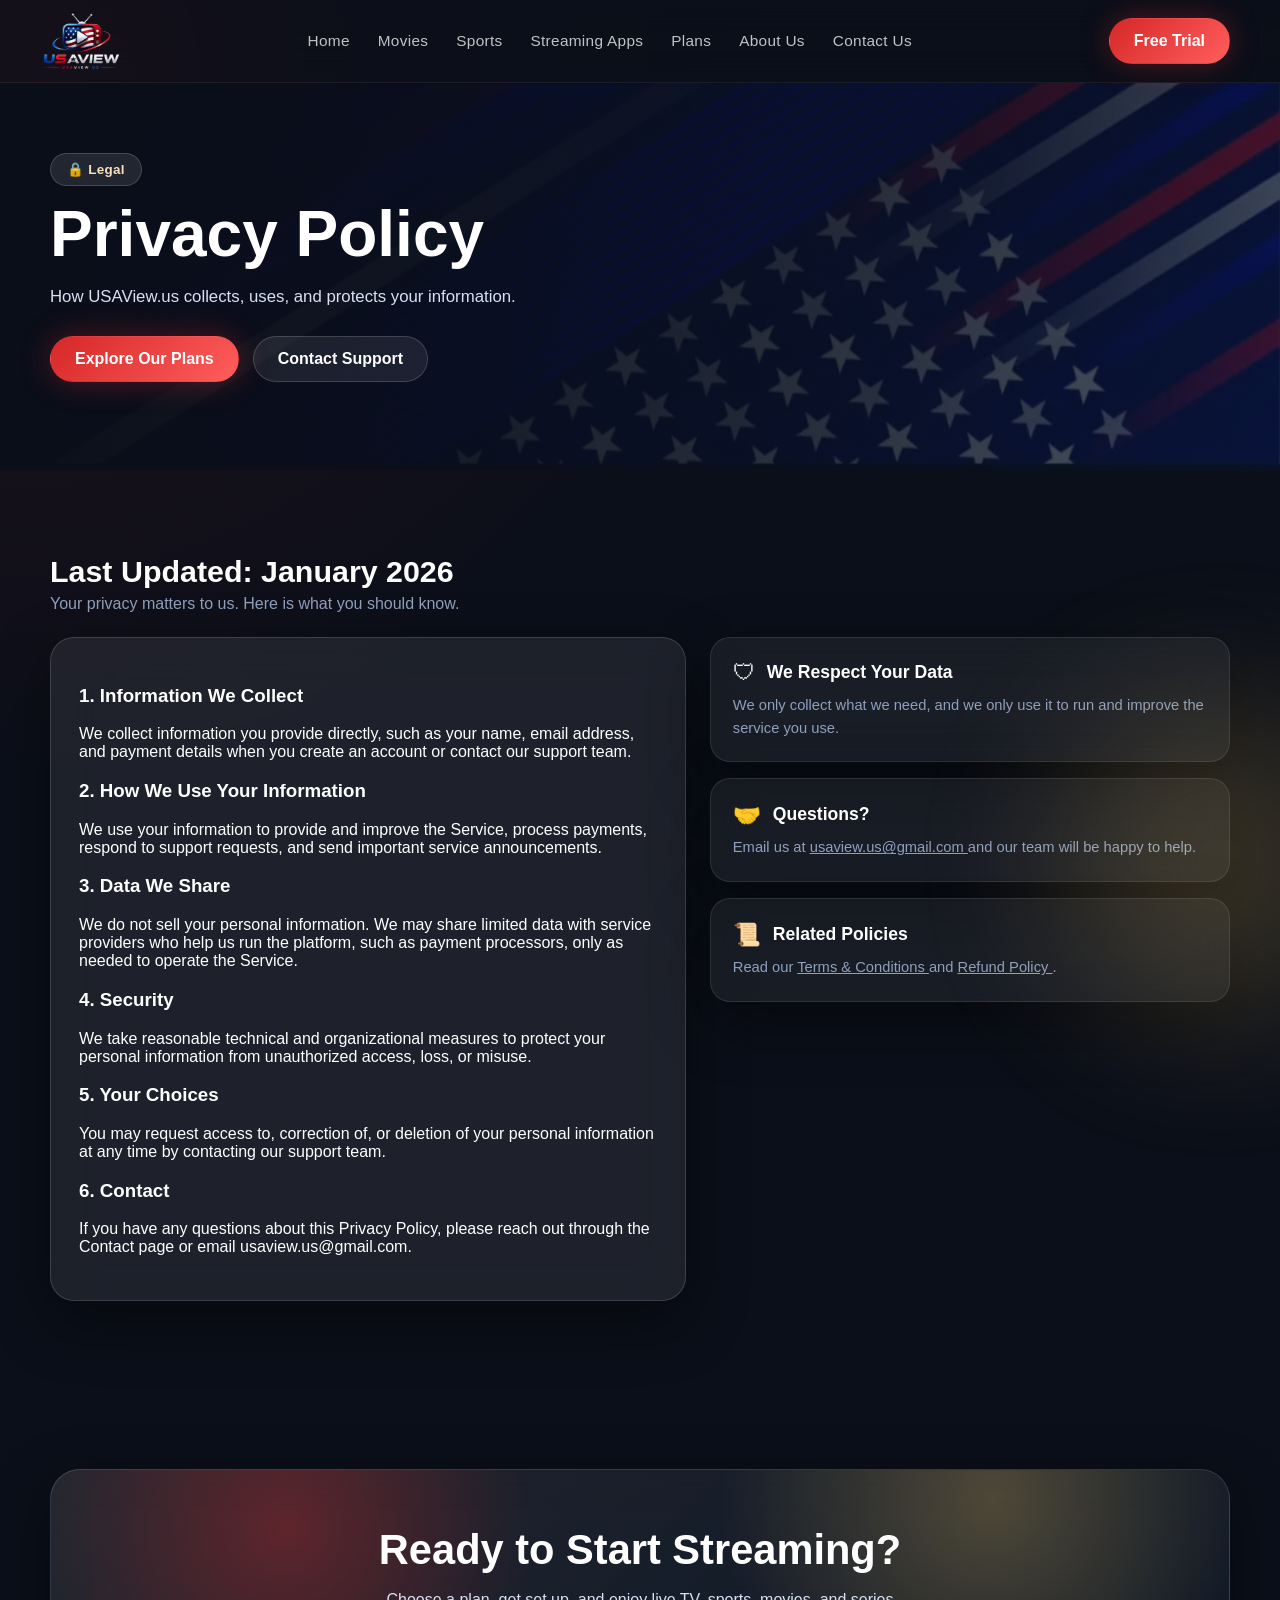
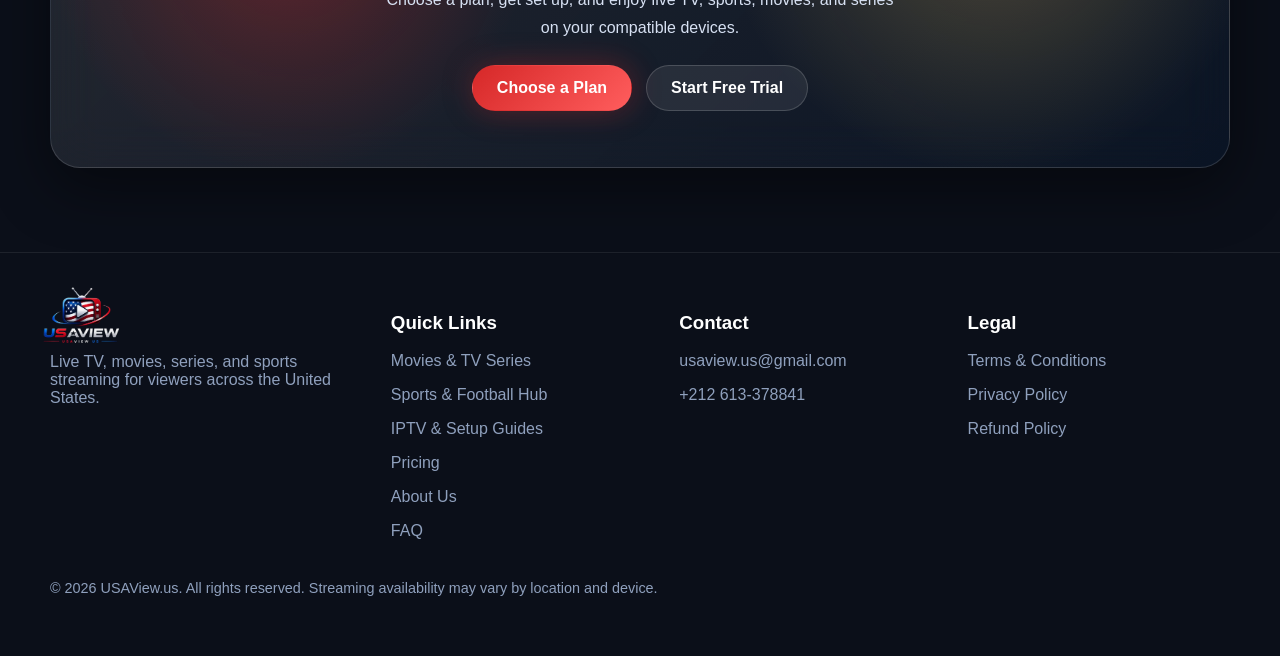
<file: privacy.html>
<!DOCTYPE html>
<html lang="en">

<!--
  Privacy Policy page for USAView.us.
  - Explains what information we collect, how we use it, and your rights.
  - Uses the same styling from style.css and interactive animations from scripts.js.
-->

<head>
    <meta charset="UTF-8" />
    <meta name="viewport" content="width=device-width, initial-scale=1.0" />
    <meta name="description"
        content="Read the USAView.us Privacy Policy - what information we collect, how it is used, and the choices available to you as a viewer." />
    <title>Privacy Policy | USAView.us</title>
    <link rel="apple-touch-icon" sizes="180x180" href="favicon_io/apple-touch-icon.png">
    <link rel="icon" type="image/png" sizes="32x32" href="favicon_io/favicon-32x32.png">
    <link rel="icon" type="image/png" sizes="16x16" href="favicon_io/favicon-16x16.png">
    <link rel="manifest" href="favicon_io/site.webmanifest">
    <link rel="stylesheet" href="style.css">
</head>

<body>
    <header>
        <div class="container">
            <nav>

                <a class="logo" href="/">
                    <img src="assets/imgs/logos/logo.webp" alt="USAView">
                </a>

                <a class="btn btn-primary btn-header"
                    href="https://wa.me/212613378841?text=hello%20usa%20view%20i%20want%20free%20trial%2024%20hours"
                    target="_blank" rel="noopener">
                    Free Trial
                </a>

                <button class="nav-toggle" aria-label="Toggle navigation" aria-expanded="false">
                    <span class="bar"></span>
                    <span class="bar"></span>
                    <span class="bar"></span>
                </button>

                <div class="nav-links" id="navLinks">
                    <a href="/">Home</a>
                    <a href="/movies">Movies</a>
                    <a href="/sports">Sports</a>
                    <a href="streaming-apps/">Streaming Apps</a>
                    <a href="/#plans">Plans</a>
                    <a href="/about">About Us</a>
                    <a href="/contact">Contact Us</a>
                </div>

            </nav>
        </div>
    </header>


    <main>

        <!-- Hero Section -->
        <section class="hero" aria-labelledby="hero-title">

            <div class="container hero-content">

                <div class="reveal">

                    <div class="pill">
                        🔒 Legal
                    </div>

                    <h1 id="hero-title">
                        Privacy Policy
                    </h1>

                    <p>
                        How USAView.us collects, uses, and protects your information.
                    </p>

                    <div class="hero-actions">

                        <a class="btn btn-primary" href="/#plans">
                            Explore Our Plans
                        </a>

                        <a class="btn btn-secondary" href="/contact">
                            Contact Support
                        </a>

                    </div>

                </div>

            </div>

        </section>


        <!-- Privacy Content -->
        <section aria-labelledby="privacy-heading">

            <div class="container">

                <div class="section-head reveal">

                    <div>

                        <h2 id="privacy-heading">
                            Last Updated: January 2026
                        </h2>

                        <p>
                            Your privacy matters to us. Here is what you should know.
                        </p>

                    </div>

                </div>


                <div class="contact-grid">

                    <div class="contact-form-card glass reveal">

                        <h3>1. Information We Collect</h3>

                        <p>
                            We collect information you provide directly, such as your name,
                            email address, and payment details when you create an account
                            or contact our support team.
                        </p>

                        <h3>2. How We Use Your Information</h3>

                        <p>
                            We use your information to provide and improve the Service,
                            process payments, respond to support requests, and send
                            important service announcements.
                        </p>

                        <h3>3. Data We Share</h3>

                        <p>
                            We do not sell your personal information. We may share limited
                            data with service providers who help us run the platform, such
                            as payment processors, only as needed to operate the Service.
                        </p>

                        <h3>4. Security</h3>

                        <p>
                            We take reasonable technical and organizational measures to
                            protect your personal information from unauthorized access,
                            loss, or misuse.
                        </p>

                        <h3>5. Your Choices</h3>

                        <p>
                            You may request access to, correction of, or deletion of your
                            personal information at any time by contacting our support team.
                        </p>

                        <h3>6. Contact</h3>

                        <p>
                            If you have any questions about this Privacy Policy, please
                            reach out through the Contact page or email
                            usaview.us@gmail.com.
                        </p>

                    </div>


                    <div class="contact-info reveal">

                        <div class="highlight-item glass">

                            <div class="highlight-header">

                                <span class="highlight-icon">
                                    🛡
                                </span>

                                <h4>
                                    We Respect Your Data
                                </h4>

                            </div>

                            <p>
                                We only collect what we need, and we only use it to run
                                and improve the service you use.
                            </p>

                        </div>


                        <div class="highlight-item glass">

                            <div class="highlight-header">

                                <span class="highlight-icon">
                                    🤝
                                </span>

                                <h4>
                                    Questions?
                                </h4>

                            </div>

                            <p>
                                Email us at
                                <a href="mailto:usaview.us@gmail.com" style="color: inherit; text-decoration: underline;">
                                    usaview.us@gmail.com
                                </a>
                                and our team will be happy to help.
                            </p>

                        </div>


                        <div class="highlight-item glass">

                            <div class="highlight-header">

                                <span class="highlight-icon">
                                    📜
                                </span>

                                <h4>
                                    Related Policies
                                </h4>

                            </div>

                            <p>
                                Read our
                                <a href="/terms" style="color: inherit; text-decoration: underline;">
                                    Terms & Conditions
                                </a>
                                and
                                <a href="/refund-policy" style="color: inherit; text-decoration: underline;">
                                    Refund Policy
                                </a>.
                            </p>

                        </div>

                    </div>

                </div>

            </div>

        </section>



        <!-- CTA Section -->
        <section id="privacy-cta">

            <div class="container">

                <div class="cta-box glass reveal">

                    <h2>
                        Ready to Start Streaming?
                    </h2>

                    <p>
                        Choose a plan, get set up, and enjoy live TV, sports, movies,
                        and series on your compatible devices.
                    </p>

                    <div class="cta-actions">

                        <a class="btn btn-primary" href="/#plans">
                            Choose a Plan
                        </a>

                        <a class="btn btn-secondary"
                            href="https://wa.me/212613378841?text=hello%20usa%20view%20i%20want%20free%20trial%2024%20hours"
                            target="_blank" rel="noopener">
                            Start Free Trial
                        </a>

                    </div>

                </div>

            </div>

        </section>

    </main>



    <footer>

        <div class="container footer-grid">

            <div>

                <div class="logo footer-logo" style="margin-bottom: 10px;">

                    <img src="assets/imgs/logos/logo.webp" alt="USAView" width="220" height="60">

                </div>

                <p>
                    Live TV, movies, series, and sports streaming for viewers
                    across the United States.
                </p>

            </div>


            <div>

                <h3 style="color: var(--white);">
                    Quick Links
                </h3>

                <p>
                    <a href="/movies">
                        Movies & TV Series
                    </a>
                </p>

                <p>
                    <a href="/sports">
                        Sports & Football Hub
                    </a>
                </p>

                <p>
                    <a href="streaming-apps/">
                        IPTV & Setup Guides
                    </a>
                </p>

                <p>
                    <a href="/#plans">
                        Pricing
                    </a>
                </p>

                <p>
                    <a href="/about">
                        About Us
                    </a>
                </p>

                <p>
                    <a href="/#faq">
                        FAQ
                    </a>
                </p>

            </div>


            <div>

                <h3 style="color: var(--white);">
                    Contact
                </h3>

                <p>
                    usaview.us@gmail.com
                </p>

                <p>
                    +212 613-378841
                </p>

            </div>


            <div>

                <h3 style="color: var(--white);">
                    Legal
                </h3>

                <p>
                    <a href="/terms">
                        Terms & Conditions
                    </a>
                </p>

                <p>
                    <a href="/privacy">
                        Privacy Policy
                    </a>
                </p>

                <p>
                    <a href="/refund-policy">
                        Refund Policy
                    </a>
                </p>

            </div>

        </div>


        <div class="container" style="margin-top: 24px; font-size: .9rem;">

            © 2026 USAView.us. All rights reserved.
            Streaming availability may vary by location and device.

        </div>

    </footer>


    <script src="scripts.js"></script>

</body>

</html>
</file>
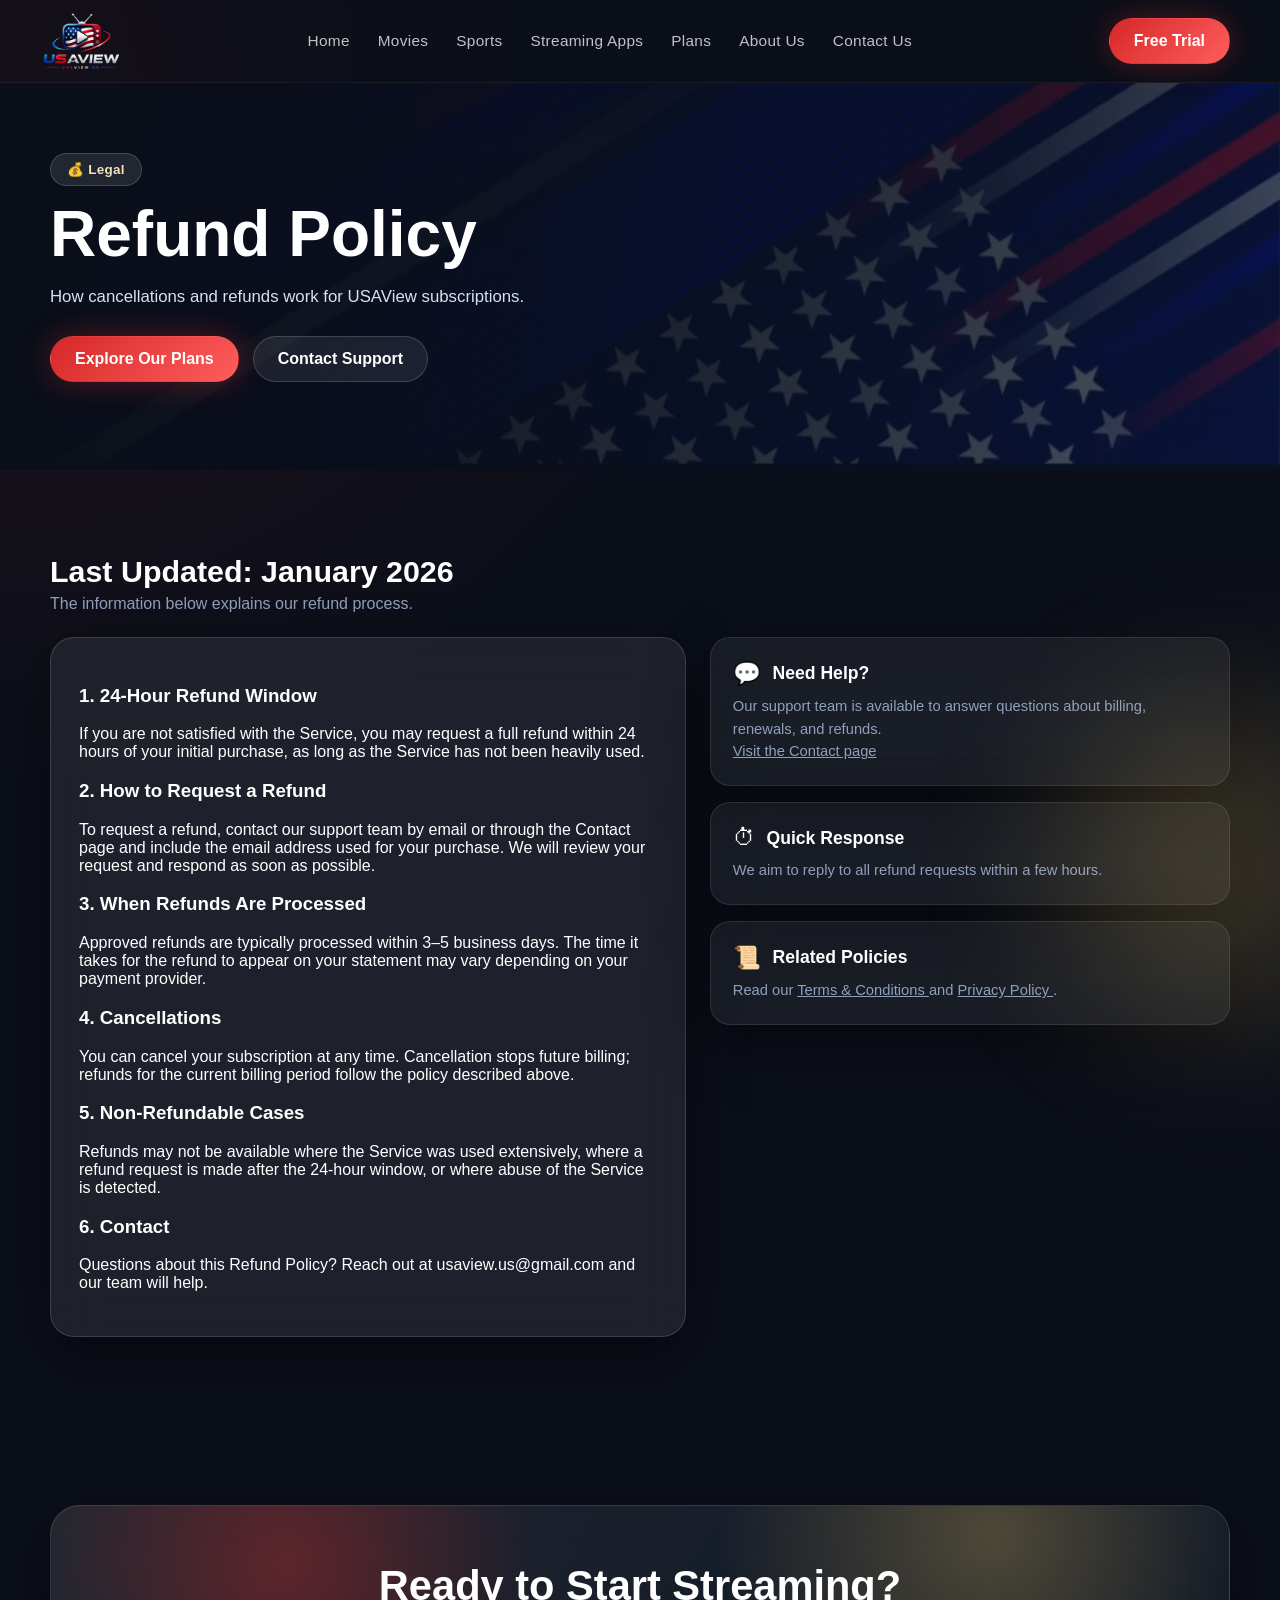
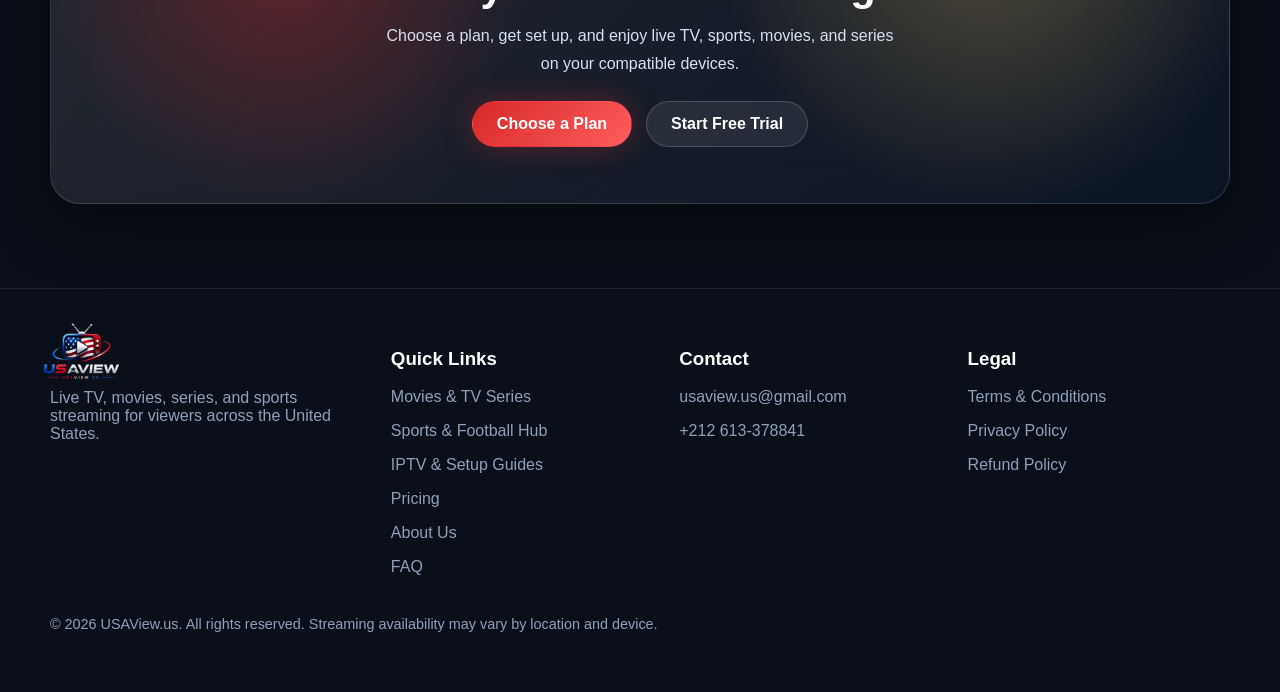
<file: refund-policy.html>
<!DOCTYPE html>
<html lang="en">

<!--
  Refund Policy page for USAView.us.
  - Explains how refunds and cancellations work for subscriptions.
  - Uses the same styling from style.css and interactive animations from scripts.js.
-->

<head>
    <meta charset="UTF-8" />
    <meta name="viewport" content="width=device-width, initial-scale=1.0" />
    <meta name="description"
        content="Read the USAView.us Refund Policy - what to expect when you cancel a subscription and how refunds are handled." />
    <title>Refund Policy | USAView.us</title>
    <link rel="apple-touch-icon" sizes="180x180" href="favicon_io/apple-touch-icon.png">
    <link rel="icon" type="image/png" sizes="32x32" href="favicon_io/favicon-32x32.png">
    <link rel="icon" type="image/png" sizes="16x16" href="favicon_io/favicon-16x16.png">
    <link rel="manifest" href="favicon_io/site.webmanifest">
    <link rel="stylesheet" href="style.css">
</head>

<body>
    <header>
        <div class="container">
            <nav>

                <a class="logo" href="/">
                    <img src="assets/imgs/logos/logo.webp" alt="USAView">
                </a>

                <a class="btn btn-primary btn-header"
                    href="https://wa.me/212613378841?text=hello%20usa%20view%20i%20want%20free%20trial%2024%20hours"
                    target="_blank" rel="noopener">
                    Free Trial
                </a>

                <button class="nav-toggle" aria-label="Toggle navigation" aria-expanded="false">
                    <span class="bar"></span>
                    <span class="bar"></span>
                    <span class="bar"></span>
                </button>

                <div class="nav-links" id="navLinks">
                    <a href="/">Home</a>
                    <a href="/movies">Movies</a>
                    <a href="/sports">Sports</a>
                    <a href="streaming-apps/">Streaming Apps</a>
                    <a href="/#plans">Plans</a>
                    <a href="/about">About Us</a>
                    <a href="/contact">Contact Us</a>
                </div>

            </nav>
        </div>
    </header>

    <main>

        <!-- Hero Section -->
        <section class="hero" aria-labelledby="hero-title">

            <div class="container hero-content">

                <div class="reveal">

                    <div class="pill">
                        💰 Legal
                    </div>

                    <h1 id="hero-title">
                        Refund Policy
                    </h1>

                    <p>
                        How cancellations and refunds work for USAView subscriptions.
                    </p>

                    <div class="hero-actions">

                        <a class="btn btn-primary" href="/#plans">
                            Explore Our Plans
                        </a>

                        <a class="btn btn-secondary" href="/contact">
                            Contact Support
                        </a>

                    </div>

                </div>

            </div>

        </section>

        <!-- Refund Content -->
        <section aria-labelledby="refund-heading">

            <div class="container">

                <div class="section-head reveal">

                    <div>

                        <h2 id="refund-heading">
                            Last Updated: January 2026
                        </h2>

                        <p>
                            The information below explains our refund process.
                        </p>

                    </div>

                </div>

                <div class="contact-grid">

                    <div class="contact-form-card glass reveal">

                        <h3>1. 24-Hour Refund Window</h3>

                        <p>
                            If you are not satisfied with the Service, you may request a
                            full refund within 24 hours of your initial purchase, as long
                            as the Service has not been heavily used.
                        </p>

                        <h3>2. How to Request a Refund</h3>

                        <p>
                            To request a refund, contact our support team by email or
                            through the Contact page and include the email address used for
                            your purchase. We will review your request and respond as soon
                            as possible.
                        </p>

                        <h3>3. When Refunds Are Processed</h3>

                        <p>
                            Approved refunds are typically processed within 3–5 business
                            days. The time it takes for the refund to appear on your
                            statement may vary depending on your payment provider.
                        </p>

                        <h3>4. Cancellations</h3>

                        <p>
                            You can cancel your subscription at any time. Cancellation
                            stops future billing; refunds for the current billing period
                            follow the policy described above.
                        </p>

                        <h3>5. Non-Refundable Cases</h3>

                        <p>
                            Refunds may not be available where the Service was used
                            extensively, where a refund request is made after the 24-hour
                            window, or where abuse of the Service is detected.
                        </p>

                        <h3>6. Contact</h3>

                        <p>
                            Questions about this Refund Policy? Reach out at
                            usaview.us@gmail.com and our team will help.
                        </p>

                    </div>

                    <div class="contact-info reveal">

                        <div class="highlight-item glass">

                            <div class="highlight-header">

                                <span class="highlight-icon">
                                    💬
                                </span>

                                <h4>
                                    Need Help?
                                </h4>

                            </div>

                            <p>
                                Our support team is available to answer questions about
                                billing, renewals, and refunds.
                            </p>

                            <p>
                                <a href="/contact" style="color: inherit; text-decoration: underline;">
                                    Visit the Contact page
                                </a>
                            </p>

                        </div>

                        <div class="highlight-item glass">

                            <div class="highlight-header">

                                <span class="highlight-icon">
                                    ⏱
                                </span>

                                <h4>
                                    Quick Response
                                </h4>

                            </div>

                            <p>
                                We aim to reply to all refund requests within a few hours.
                            </p>

                        </div>

                        <div class="highlight-item glass">

                            <div class="highlight-header">

                                <span class="highlight-icon">
                                    📜
                                </span>

                                <h4>
                                    Related Policies
                                </h4>

                            </div>

                            <p>
                                Read our
                                <a href="/terms" style="color: inherit; text-decoration: underline;">
                                    Terms & Conditions
                                </a>
                                and
                                <a href="/privacy" style="color: inherit; text-decoration: underline;">
                                    Privacy Policy
                                </a>.
                            </p>

                        </div>

                    </div>

                </div>

            </div>

        </section>

        <!-- CTA Section -->
        <section id="refund-cta">

            <div class="container">

                <div class="cta-box glass reveal">

                    <h2>
                        Ready to Start Streaming?
                    </h2>

                    <p>
                        Choose a plan, get set up, and enjoy live TV, sports, movies,
                        and series on your compatible devices.
                    </p>

                    <div class="cta-actions">

                        <a class="btn btn-primary" href="/#plans">
                            Choose a Plan
                        </a>

                        <a class="btn btn-secondary"
                            href="https://wa.me/212613378841?text=hello%20usa%20view%20i%20want%20free%20trial%2024%20hours"
                            target="_blank" rel="noopener">
                            Start Free Trial
                        </a>

                    </div>

                </div>

            </div>

        </section>

    </main>

    <footer>

        <div class="container footer-grid">

            <div>

                <div class="logo footer-logo" style="margin-bottom: 10px;">

                    <img src="assets/imgs/logos/logo.webp" alt="USAView" width="220" height="60">

                </div>

                <p>
                    Live TV, movies, series, and sports streaming for viewers
                    across the United States.
                </p>

            </div>

            <div>

                <h3 style="color: var(--white);">
                    Quick Links
                </h3>

                <p>
                    <a href="/movies">
                        Movies & TV Series
                    </a>
                </p>

                <p>
                    <a href="/sports">
                        Sports & Football Hub
                    </a>
                </p>

                <p>
                    <a href="streaming-apps/">
                        IPTV & Setup Guides
                    </a>
                </p>

                <p>
                    <a href="/#plans">
                        Pricing
                    </a>
                </p>

                <p>
                    <a href="/about">
                        About Us
                    </a>
                </p>

                <p>
                    <a href="/#faq">
                        FAQ
                    </a>
                </p>

            </div>

            <div>

                <h3 style="color: var(--white);">
                    Contact
                </h3>

                <p>
                    usaview.us@gmail.com
                </p>

                <p>
                    +212 613-378841
                </p>

            </div>

            <div>

                <h3 style="color: var(--white);">
                    Legal
                </h3>

                <p>
                    <a href="/terms">
                        Terms & Conditions
                    </a>
                </p>

                <p>
                    <a href="/privacy">
                        Privacy Policy
                    </a>
                </p>

                <p>
                    <a href="/refund-policy">
                        Refund Policy
                    </a>
                </p>

            </div>

        </div>

        <div class="container" style="margin-top: 24px; font-size: .9rem;">

            © 2026 USAView.us. All rights reserved.
            Streaming availability may vary by location and device.

        </div>

    </footer>

    <script src="scripts.js"></script>

</body>

</html>
</file>
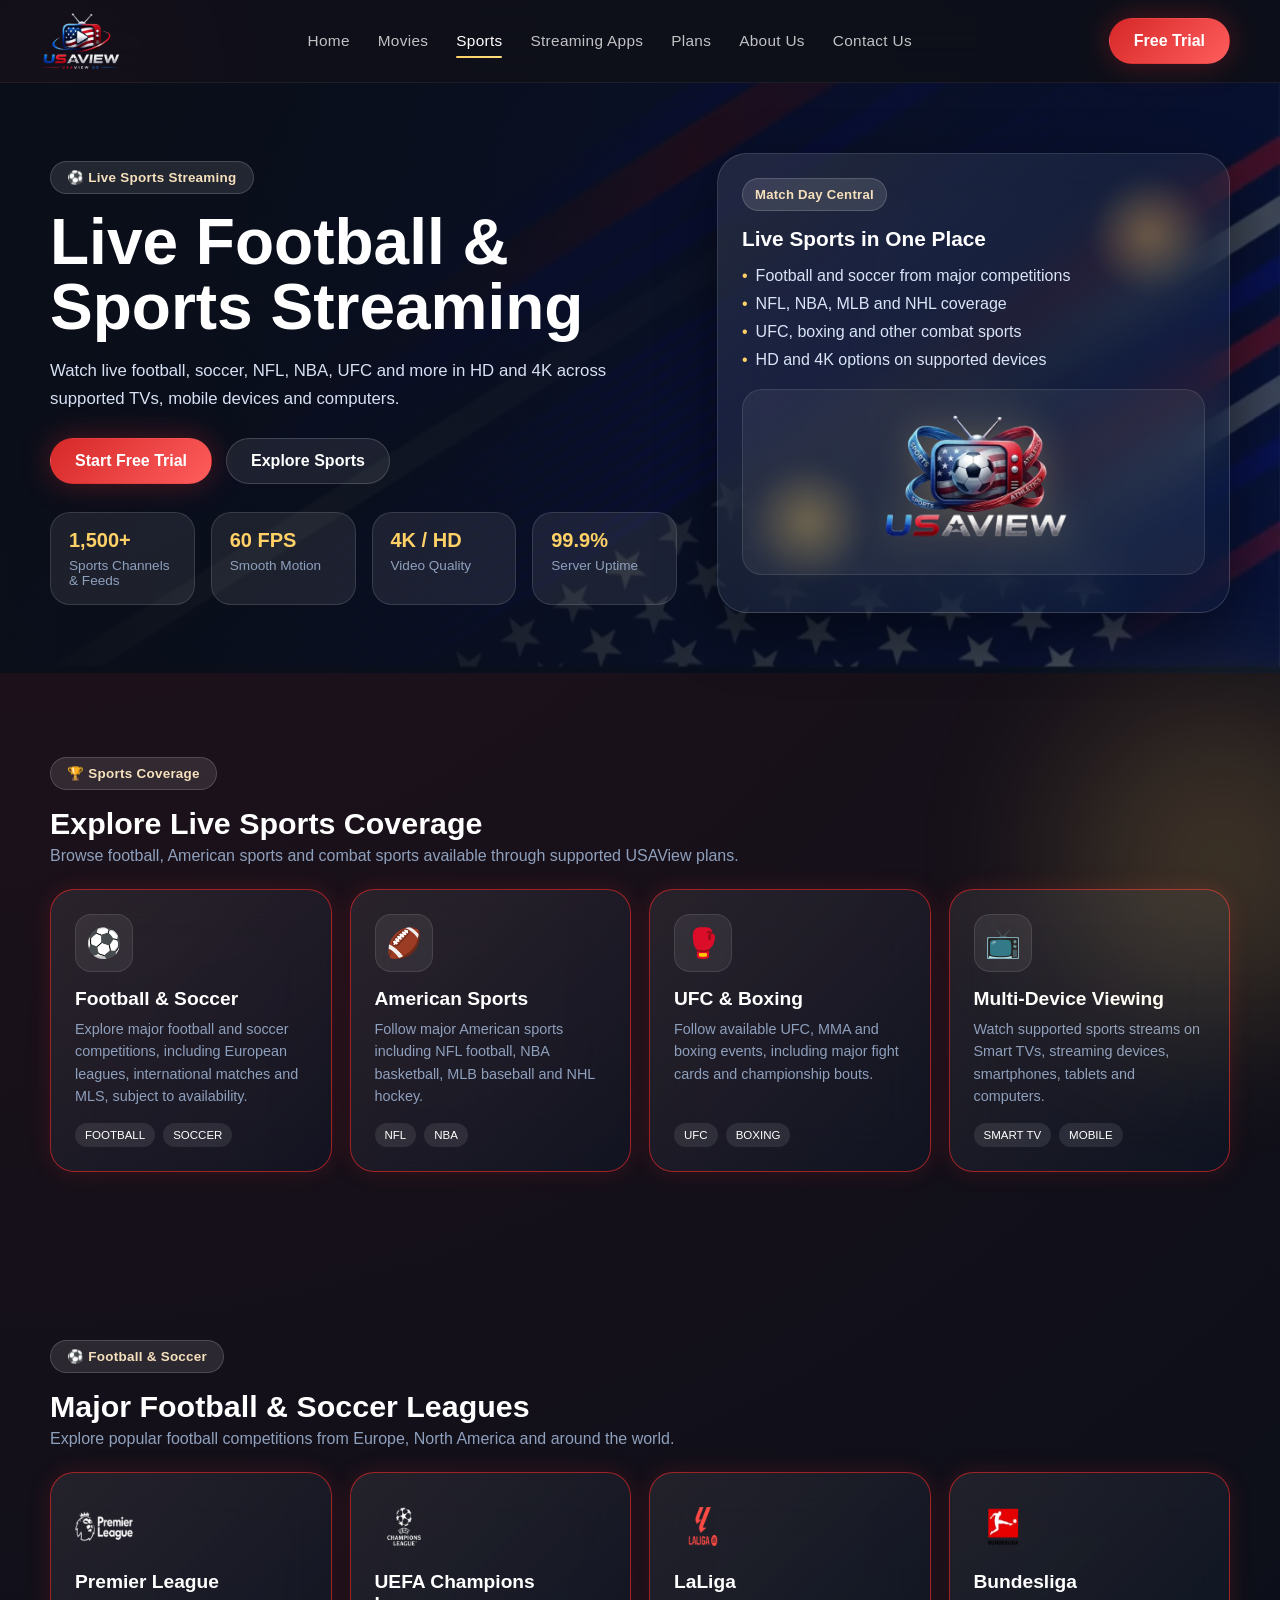
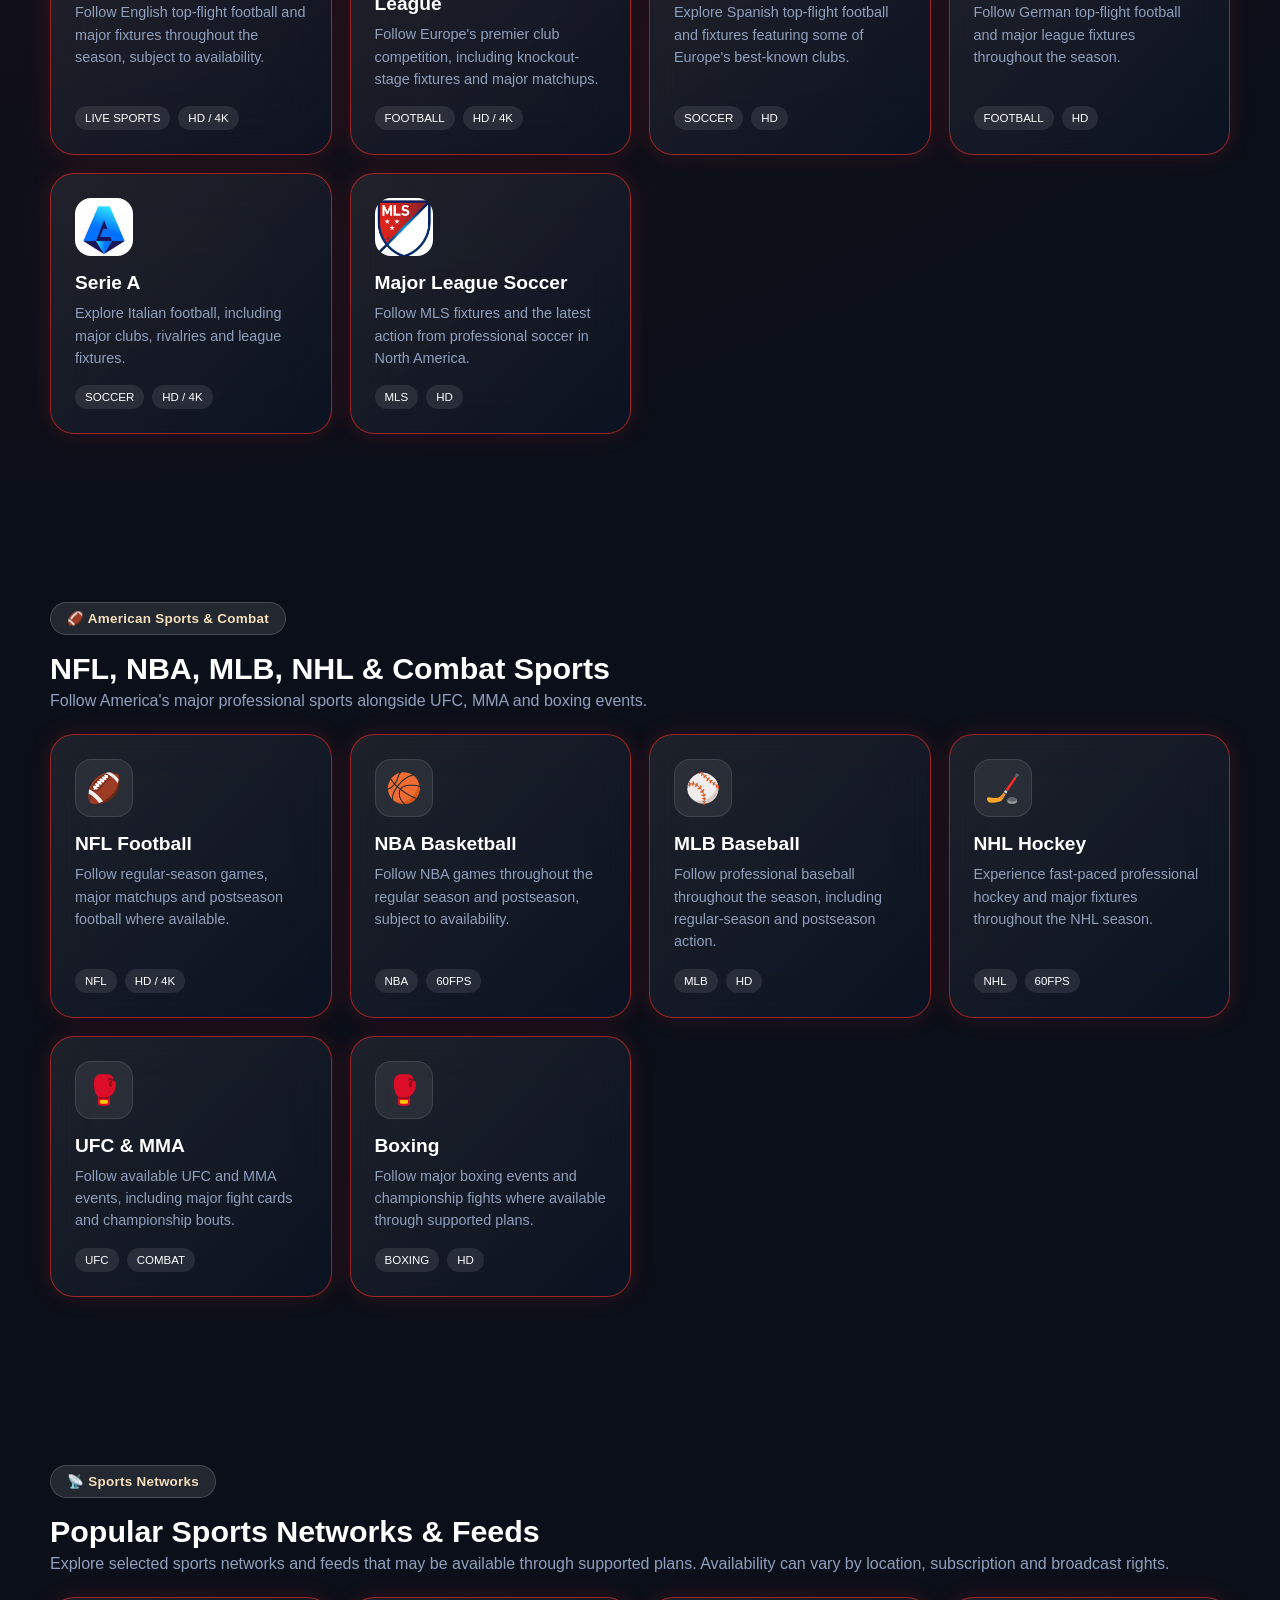
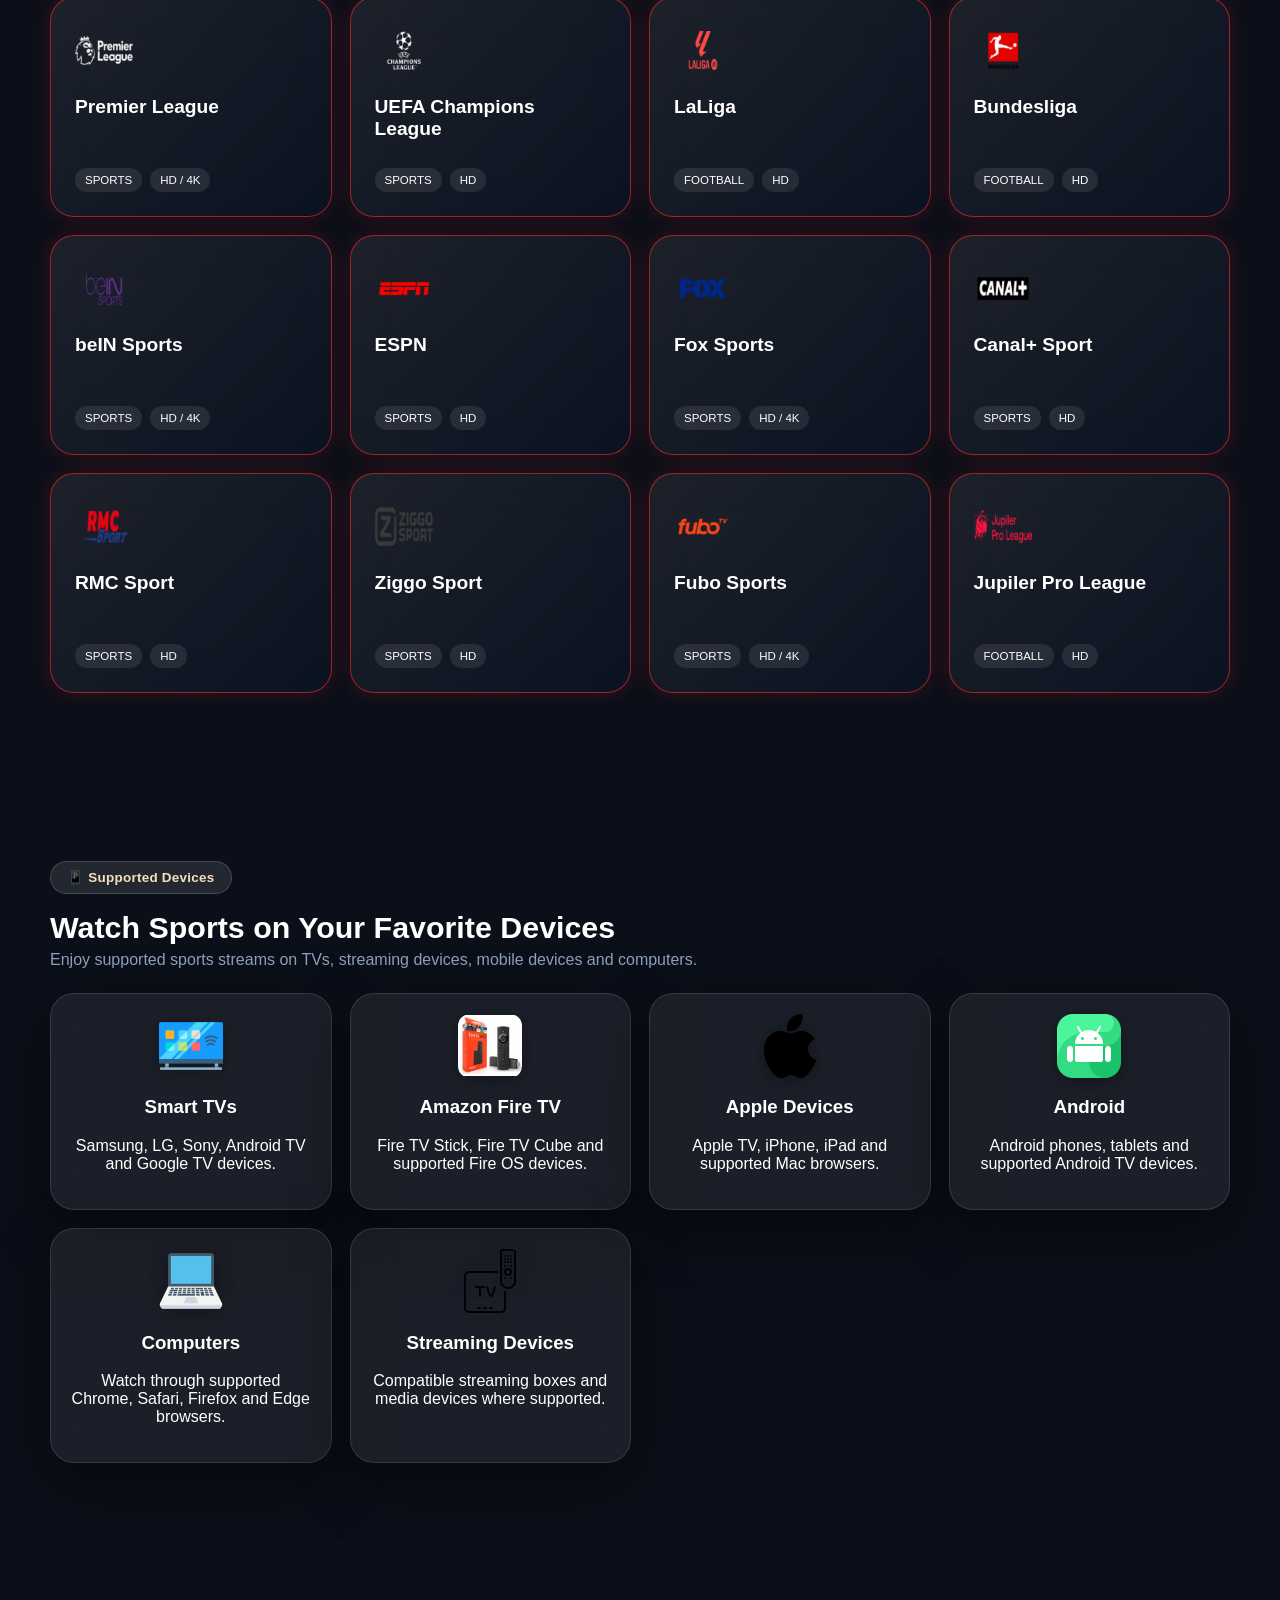
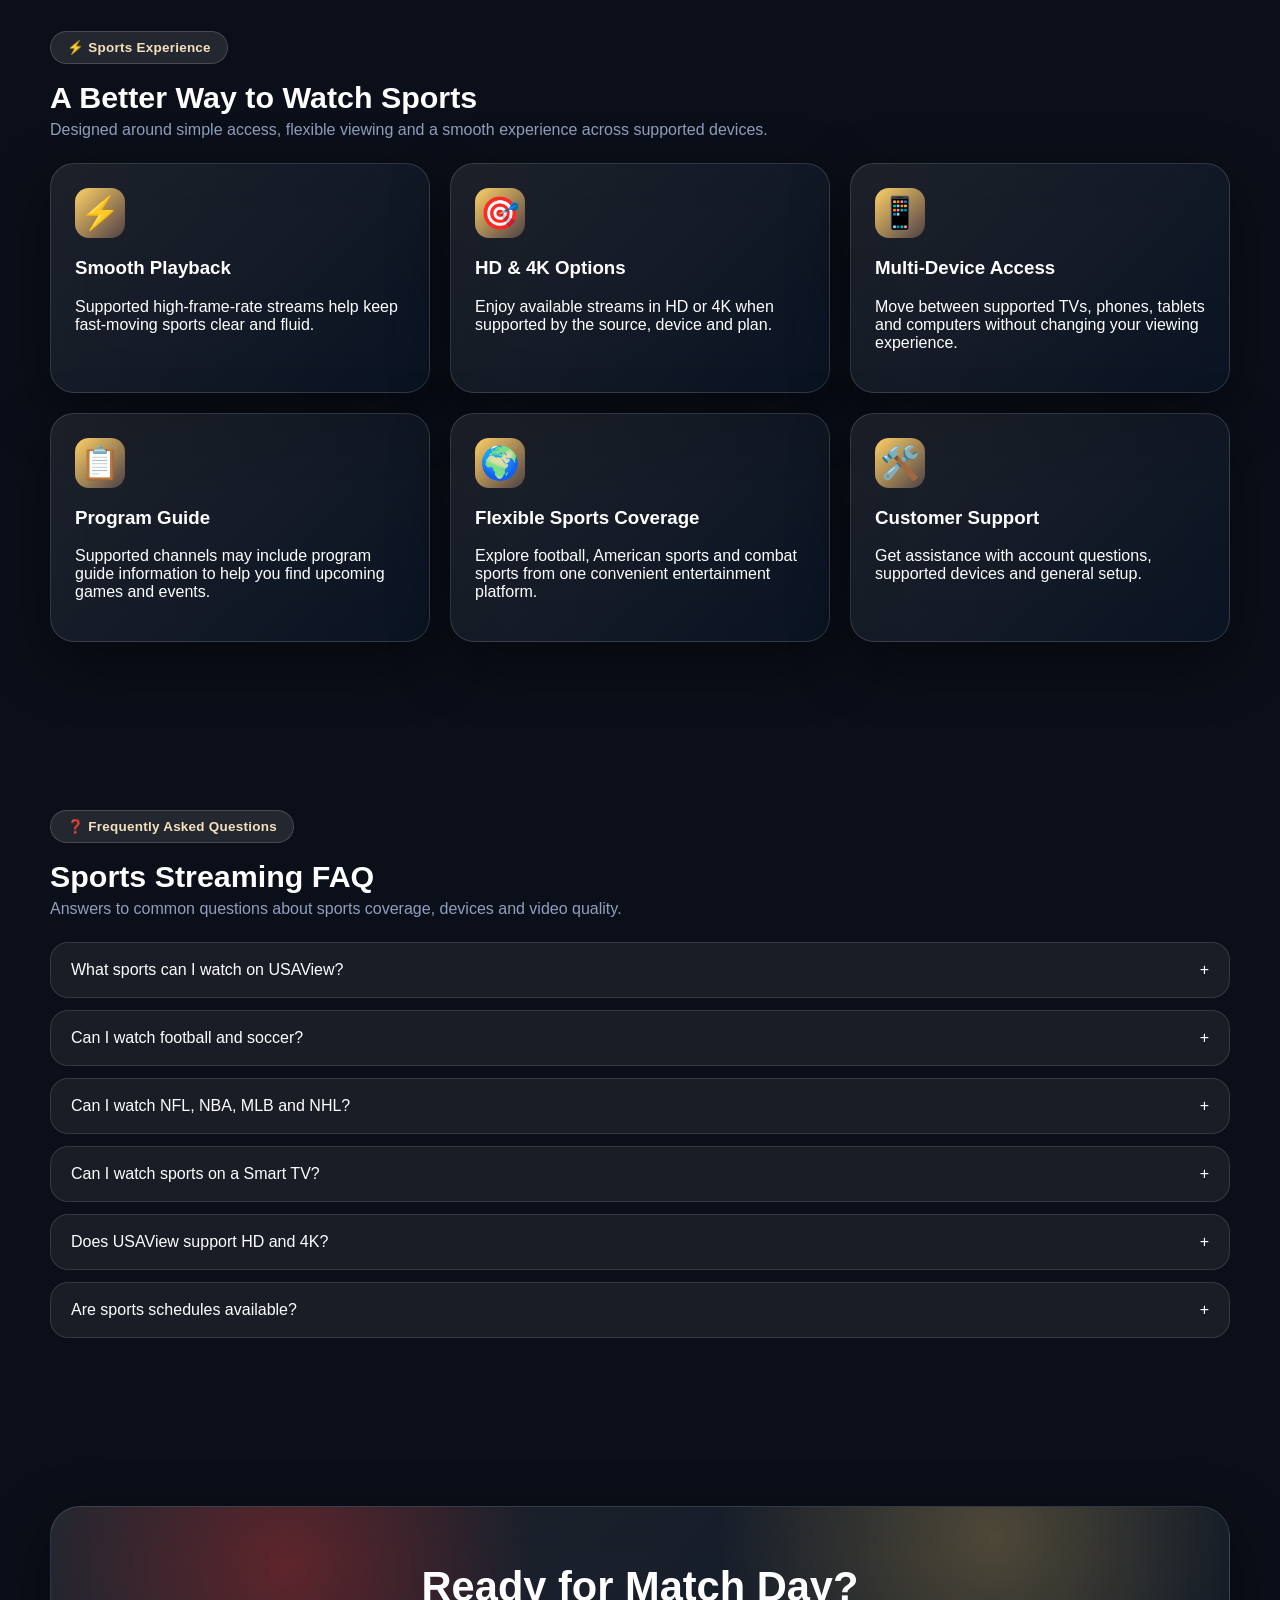
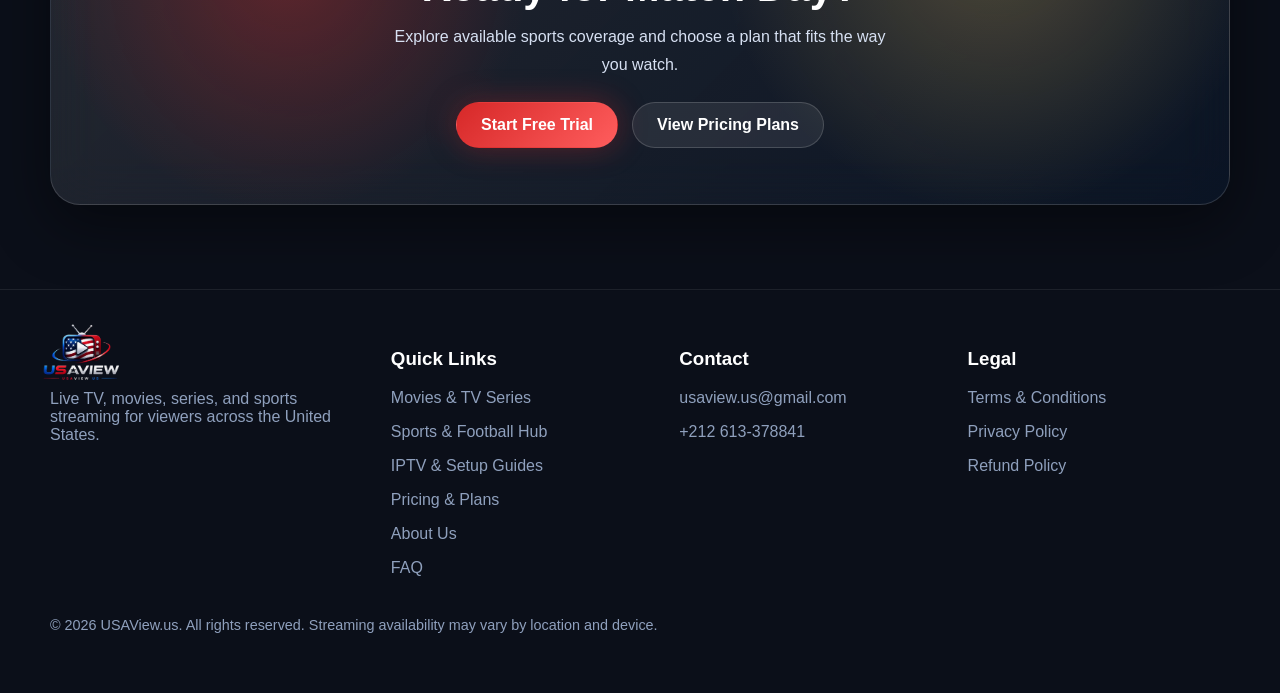
<file: sports.html>
<!DOCTYPE html>
<html lang="en">

<!--
  Sports & Football Live Match Hub for USAView.us.
  - Interactive live match search and category filtering for football, soccer, NFL, UFC, and more.
  - Uses the same styling from style.css and interactive features from scripts.js.
-->

<head>
    <meta charset="UTF-8" />
    <meta name="viewport" content="width=device-width, initial-scale=1.0" />
    <title>Live Football & Sports Streaming | Premier League, NFL, NBA & UFC</title>
    <link rel="apple-touch-icon" sizes="180x180" href="favicon_io/apple-touch-icon.png">
    <link rel="icon" type="image/png" sizes="32x32" href="favicon_io/favicon-32x32.png">
    <link rel="icon" type="image/png" sizes="16x16" href="favicon_io/favicon-16x16.png">
    <link rel="manifest" href="favicon_io/site.webmanifest">
    <meta name="description"
        content="Stream live football, Premier League, Champions League, NFL, NBA, LaLiga & UFC in HD & 4K across the USA. Explore match schedules and start streaming today." />
    <link rel="canonical" href="https://usaview.us/sports" />
    <meta name="robots" content="index, follow" />

    <!-- Open Graph / Facebook -->
    <meta property="og:type" content="website" />
    <meta property="og:title" content="Live Football & Sports Streaming | Premier League, NFL, NBA & UFC" />
    <meta property="og:description"
        content="Stream live football, soccer, NFL, NBA, UFC, and major sports networks in HD & 4K on your Smart TV, phone, or streaming device across the USA." />
    <meta property="og:url" content="https://usaview.us/sports" />
    <meta property="og:site_name" content="USAView" />
    <meta property="og:image" content="https://usaview.us/logo.webp" />

    <!-- Twitter / X Cards -->
    <meta name="twitter:card" content="summary_large_image" />
    <meta name="twitter:title" content="Live Football & Sports Streaming | Premier League, NFL, NBA & UFC" />
    <meta name="twitter:description"
        content="Stream live football, soccer, NFL, NBA, UFC, and major sports networks in HD & 4K on your Smart TV, phone, or streaming device across the USA." />
    <meta name="twitter:image" content="https://usaview.us/assets/img/logos/sports-logo.webp" />

    <link rel="stylesheet" href="style.css">

    <!-- Structured Data (JSON-LD) -->
    <script type="application/ld+json">
    {
      "@context": "https://schema.org",
      "@graph": [
        {
          "@type": "Organization",
          "@id": "https://usaview.us/#organization",
          "name": "USAView",
          "url": "https://usaview.us",
          "logo": "https://usaview.us/assets/img/logos/logo.webp",
          "contactPoint": {
            "@type": "ContactPoint",
            "telephone": "+212613378841",
            "contactType": "customer service",
            "email": "usaview.us@gmail.com"
          }
        },
        {
          "@type": "WebSite",
          "@id": "https://usaview.us/#website",
          "url": "https://usaview.us",
          "name": "USAView",
          "publisher": {
            "@id": "https://usaview.us/#organization"
          }
        },
        {
          "@type": "WebPage",
          "@id": "https://usaview.us/sports#webpage",
          "url": "https://usaview.us/sports",
          "name": "Live Football & Sports Streaming | Premier League, NFL, NBA & UFC",
          "description": "Stream live football, Premier League, Champions League, NFL, NBA, LaLiga & UFC in HD & 4K across the USA. Explore match schedules and start streaming today.",
          "isPartOf": {
            "@id": "https://usaview.us/#website"
          },
          "about": {
            "@id": "https://usaview.us/#organization"
          },
          "breadcrumb": {
            "@id": "https://usaview.us/sports#breadcrumb"
          }
        },
        {
          "@type": "BreadcrumbList",
          "@id": "https://usaview.us/sports#breadcrumb",
          "itemListElement": [
            {
              "@type": "ListItem",
              "position": 1,
              "name": "Home",
              "item": "https://usaview.us/"
            },
            {
              "@type": "ListItem",
              "position": 2,
              "name": "Sports & Football Streaming",
              "item": "https://usaview.us/sports"
            }
          ]
        },
        {
          "@type": "FAQPage",
          "mainEntity": [
            {
              "@type": "Question",
              "name": "What football leagues can I watch on USAView?",
              "acceptedAnswer": {
                "@type": "Answer",
                "text": "USAView provides access to major football and soccer leagues including the English Premier League, UEFA Champions League, LaLiga, Bundesliga, Serie A, and Major League Soccer (MLS), alongside domestic cup competitions and international tournaments."
              }
            },
            {
              "@type": "Question",
              "name": "Can I watch Premier League matches live?",
              "acceptedAnswer": {
                "@type": "Answer",
                "text": "Yes, live Premier League fixtures are accessible on matchdays across weekend kickoffs and midweek rounds, subject to regional broadcast availability and service plans."
              }
            },
            {
              "@type": "Question",
              "name": "Can I watch Champions League football?",
              "acceptedAnswer": {
                "@type": "Answer",
                "text": "Yes, UEFA Champions League tournament matchdays—including group stage matches, knockout stages, and the final—are available through sports networks on the platform."
              }
            },
            {
              "@type": "Question",
              "name": "Can I watch live soccer in the USA?",
              "acceptedAnswer": {
                "@type": "Answer",
                "text": "Yes, viewers across the United States can stream live soccer matches from MLS, European leagues, South American competitions, and international fixtures."
              }
            },
            {
              "@type": "Question",
              "name": "What sports are available besides football?",
              "acceptedAnswer": {
                "@type": "Answer",
                "text": "In addition to live football and soccer, you can watch American sports including NFL football, NBA basketball, MLB baseball, and NHL hockey, alongside UFC fight nights, boxing championship events, and motorsports."
              }
            },
            {
              "@type": "Question",
              "name": "Can I watch sports on Smart TV?",
              "acceptedAnswer": {
                "@type": "Answer",
                "text": "Yes, the service is compatible with Smart TVs (Samsung, LG, Sony, Android TV), Amazon Fire TV Stick, Apple TV, iOS (iPhone/iPad), Android devices, and web browsers."
              }
            },
            {
              "@type": "Question",
              "name": "Does the service support HD or 4K?",
              "acceptedAnswer": {
                "@type": "Answer",
                "text": "Yes, live sports streams are delivered in High Definition (HD) and 4K where supported by the underlying broadcast source, featuring high-framerate 60FPS video for smooth action."
              }
            },
            {
              "@type": "Question",
              "name": "Are sports schedules available?",
              "acceptedAnswer": {
                "@type": "Answer",
                "text": "Yes, a real-time Electronic Program Guide (EPG) provides up-to-date kickoff schedules, fixture listings, and channel information so you never miss a match."
              }
            }
          ]
        }
      ]
    }
    </script>
</head>

<body>
    <header>
        <div class="container">
            <nav aria-label="Main Navigation">

                <a class="logo" href="/" aria-label="USAView Home">
                    <img src="assets/imgs/logos/logo.webp" alt="USAView logo" width="160" height="44">
                </a>

                <a class="btn btn-primary btn-header"
                    href="https://wa.me/212613378841?text=hello%20usa%20view%20i%20want%20free%20trial%2024%20hours"
                    target="_blank" rel="noopener">
                    Free Trial
                </a>

                <button class="nav-toggle" aria-label="Toggle navigation" aria-expanded="false"
                    aria-controls="navLinks">
                    <span class="bar"></span>
                    <span class="bar"></span>
                    <span class="bar"></span>
                </button>

                <div class="nav-links" id="navLinks">
                    <a href="/">Home</a>
                    <a href="/movies">Movies</a>
                    <a href="/sports" class="active" aria-current="page">Sports</a>
                    <a href="streaming-apps/">Streaming Apps</a>
                    <a href="/#plans">Plans</a>
                    <a href="/about">About Us</a>
                    <a href="/contact">Contact Us</a>
                </div>

            </nav>
        </div>
    </header>


    <main id="main-content">

        <!-- Hero Section -->
        <section class="hero" aria-labelledby="hero-title">

            <div class="container hero-content">

                <div class="reveal">

                    <div class="pill">⚽ Live Sports Streaming</div>

                    <h1 id="hero-title">
                        Live Football & Sports Streaming
                    </h1>

                    <p>
                        Watch live football, soccer, NFL, NBA, UFC and more in HD and
                        4K across supported TVs, mobile devices and computers.
                    </p>

                    <div class="hero-actions">

                        <a class="btn btn-primary"
                            href="https://wa.me/212613378841?text=hello%20usa%20view%20i%20want%20free%20trial%2024%20hours"
                            target="_blank" rel="noopener">
                            Start Free Trial
                        </a>

                        <a class="btn btn-secondary" href="#sports-coverage">
                            Explore Sports
                        </a>

                    </div>

                    <div class="stats-grid-4">

                        <div class="stat-card">
                            <div class="stat-number" data-target="1500" data-suffix="+">0</div>
                            <div class="stat-label">
                                Sports Channels & Feeds
                            </div>
                        </div>

                        <div class="stat-card">
                            <div class="stat-number" data-target="60" data-suffix=" FPS">0</div>
                            <div class="stat-label">
                                Smooth Motion
                            </div>
                        </div>

                        <div class="stat-card">
                            <div class="stat-number" data-target="4" data-suffix="K / HD">0</div>
                            <div class="stat-label">
                                Video Quality
                            </div>
                        </div>

                        <div class="stat-card">
                            <div class="stat-number" data-target="99.9" data-suffix="%" data-decimals="1">0</div>
                            <div class="stat-label">
                                Server Uptime
                            </div>
                        </div>

                    </div>
                </div>


                <div class="reveal">

                    <div class="hero-card glass">

                        <div class="floating-orb one"></div>
                        <div class="floating-orb two"></div>

                        <div class="pill">
                            Match Day Central
                        </div>

                        <h3>
                            Live Sports in One Place
                        </h3>

                        <ul>
                            <li>Football and soccer from major competitions</li>
                            <li>NFL, NBA, MLB and NHL coverage</li>
                            <li>UFC, boxing and other combat sports</li>
                            <li>HD and 4K options on supported devices</li>
                        </ul>

                        <div class="hero-logo">
                            <img src="assets/imgs/logos/sports-logo.webp" alt="USAView sports streaming" width="220"
                                height="60">
                        </div>

                    </div>

                </div>

            </div>
        </section>


        <!-- Sports Coverage -->
        <section id="sports-coverage" aria-labelledby="coverage-title">

            <div class="container">

                <div class="section-head reveal">

                    <div>

                        <div class="pill">
                            🏆 Sports Coverage
                        </div>

                        <h2 id="coverage-title">
                            Explore Live Sports Coverage
                        </h2>

                        <p>
                            Browse football, American sports and combat sports
                            available through supported USAView plans.
                        </p>

                    </div>

                </div>


                <div class="channels-static-grid">

                    <div class="sports-card glass reveal">

                        <div class="sport-icon" aria-hidden="true">
                            ⚽
                        </div>

                        <h3>
                            Football & Soccer
                        </h3>

                        <p>
                            Explore major football and soccer competitions,
                            including European leagues, international matches
                            and MLS, subject to availability.
                        </p>

                        <div class="badge-row">
                            <span class="pill-small">
                                FOOTBALL
                            </span>

                            <span class="pill-small">
                                SOCCER
                            </span>
                        </div>

                    </div>


                    <div class="sports-card glass reveal">

                        <div class="sport-icon" aria-hidden="true">
                            🏈
                        </div>

                        <h3>
                            American Sports
                        </h3>

                        <p>
                            Follow major American sports including NFL football,
                            NBA basketball, MLB baseball and NHL hockey.
                        </p>

                        <div class="badge-row">
                            <span class="pill-small">
                                NFL
                            </span>

                            <span class="pill-small">
                                NBA
                            </span>
                        </div>

                    </div>


                    <div class="sports-card glass reveal">

                        <div class="sport-icon" aria-hidden="true">
                            🥊
                        </div>

                        <h3>
                            UFC & Boxing
                        </h3>

                        <p>
                            Follow available UFC, MMA and boxing events,
                            including major fight cards and championship bouts.
                        </p>

                        <div class="badge-row">
                            <span class="pill-small">
                                UFC
                            </span>

                            <span class="pill-small">
                                BOXING
                            </span>
                        </div>

                    </div>


                    <div class="sports-card glass reveal">

                        <div class="sport-icon" aria-hidden="true">
                            📺
                        </div>

                        <h3>
                            Multi-Device Viewing
                        </h3>

                        <p>
                            Watch supported sports streams on Smart TVs,
                            streaming devices, smartphones, tablets and computers.
                        </p>

                        <div class="badge-row">
                            <span class="pill-small">
                                SMART TV
                            </span>

                            <span class="pill-small">
                                MOBILE
                            </span>
                        </div>

                    </div>

                </div>

            </div>

        </section>


        <!-- Football Leagues -->
        <section id="football-leagues" aria-labelledby="football-heading">

            <div class="container">

                <div class="section-head reveal">

                    <div>

                        <div class="pill">
                            ⚽ Football & Soccer
                        </div>

                        <h2 id="football-heading">
                            Major Football & Soccer Leagues
                        </h2>

                        <p>
                            Explore popular football competitions from Europe,
                            North America and around the world.
                        </p>

                    </div>

                </div>


                <div class="channels-static-grid">

                    <div class="sports-card glass reveal">
                        <div class="channel-logo">
                            <img src="assets/imgs/swiper-channels/premier-league.webp" alt=" Champions League football coverage" width="58"
                                height="58" loading="lazy">
                        </div>

                        <h3>Premier League</h3>

                        <p>
                            Follow English top-flight football and major fixtures
                            throughout the season, subject to availability.
                        </p>

                        <div class="badge-row">
                            <span class="pill-small">LIVE SPORTS</span>
                            <span class="pill-small">HD / 4K</span>
                        </div>
                    </div>


                    <div class="sports-card glass reveal">
                         <div class="channel-logo">
                            <img src="assets/imgs/swiper-channels/champions-league.webp" alt=" Champions League football coverage" width="58"
                                height="58" loading="lazy">
                        </div>
                        <h3>UEFA Champions League</h3>

                        <p>
                            Follow Europe's premier club competition, including
                            knockout-stage fixtures and major matchups.
                        </p>

                        <div class="badge-row">
                            <span class="pill-small">FOOTBALL</span>
                            <span class="pill-small">HD / 4K</span>
                        </div>
                    </div>


                    <div class="sports-card glass reveal">
                        <div class="channel-logo">
                            <img src="assets/imgs/swiper-channels/laliga.webp" alt="LaLiga football coverage" width="58"
                                height="58" loading="lazy">
                        </div>

                        <h3>LaLiga</h3>

                        <p>
                            Explore Spanish top-flight football and fixtures
                            featuring some of Europe's best-known clubs.
                        </p>

                        <div class="badge-row">
                            <span class="pill-small">SOCCER</span>
                            <span class="pill-small">HD</span>
                        </div>
                    </div>


                    <div class="sports-card glass reveal">
                        <div class="channel-logo">
                            <img src="assets/imgs/swiper-channels/bundesliga.webp" alt="Bundesliga football coverage"
                                width="58" height="58" loading="lazy">
                        </div>

                        <h3>Bundesliga</h3>

                        <p>
                            Follow German top-flight football and major league
                            fixtures throughout the season.
                        </p>

                        <div class="badge-row">
                            <span class="pill-small">FOOTBALL</span>
                            <span class="pill-small">HD</span>
                        </div>
                    </div>


                    <div class="sports-card glass reveal">
                       <div class="channel-logo">
                            <img src="assets/imgs/swiper-channels/serie A.jpeg" alt=" serie a" width="58"
                                height="58" loading="lazy">
                        </div>

                        <h3>Serie A</h3>

                        <p>
                            Explore Italian football, including major clubs,
                            rivalries and league fixtures.
                        </p>

                        <div class="badge-row">
                            <span class="pill-small">SOCCER</span>
                            <span class="pill-small">HD / 4K</span>
                        </div>
                    </div>


                    <div class="sports-card glass reveal">
                         <div class="channel-logo">
                            <img src="assets/imgs/swiper-channels/mLs.jpeg" alt=" Major League Soccer" width="58"
                                height="58" loading="lazy">
                        </div>


                        <h3>Major League Soccer</h3>

                        <p>
                            Follow MLS fixtures and the latest action from
                            professional soccer in North America.
                        </p>

                        <div class="badge-row">
                            <span class="pill-small">MLS</span>
                            <span class="pill-small">HD</span>
                        </div>
                    </div>

                </div>

            </div>

        </section>


        <!-- American Sports -->
        <section id="american-sports" aria-labelledby="american-sports-heading">

            <div class="container">

                <div class="section-head reveal">

                    <div>

                        <div class="pill">
                            🏈 American Sports & Combat
                        </div>

                        <h2 id="american-sports-heading">
                            NFL, NBA, MLB, NHL & Combat Sports
                        </h2>

                        <p>
                            Follow America's major professional sports alongside
                            UFC, MMA and boxing events.
                        </p>

                    </div>

                </div>


                <div class="channels-static-grid">

                    <div class="sports-card glass reveal">
                        <div class="sport-icon" aria-hidden="true">🏈</div>
                        <h3>NFL Football</h3>
                        <p>
                            Follow regular-season games, major matchups and
                            postseason football where available.
                        </p>

                        <div class="badge-row">
                            <span class="pill-small">NFL</span>
                            <span class="pill-small">HD / 4K</span>
                        </div>
                    </div>


                    <div class="sports-card glass reveal">
                        <div class="sport-icon" aria-hidden="true">🏀</div>
                        <h3>NBA Basketball</h3>
                        <p>
                            Follow NBA games throughout the regular season and
                            postseason, subject to availability.
                        </p>

                        <div class="badge-row">
                            <span class="pill-small">NBA</span>
                            <span class="pill-small">60FPS</span>
                        </div>
                    </div>


                    <div class="sports-card glass reveal">
                        <div class="sport-icon" aria-hidden="true">⚾</div>
                        <h3>MLB Baseball</h3>
                        <p>
                            Follow professional baseball throughout the season,
                            including regular-season and postseason action.
                        </p>

                        <div class="badge-row">
                            <span class="pill-small">MLB</span>
                            <span class="pill-small">HD</span>
                        </div>
                    </div>


                    <div class="sports-card glass reveal">
                        <div class="sport-icon" aria-hidden="true">🏒</div>
                        <h3>NHL Hockey</h3>
                        <p>
                            Experience fast-paced professional hockey and major
                            fixtures throughout the NHL season.
                        </p>

                        <div class="badge-row">
                            <span class="pill-small">NHL</span>
                            <span class="pill-small">60FPS</span>
                        </div>
                    </div>


                    <div class="sports-card glass reveal">
                        <div class="sport-icon" aria-hidden="true">🥊</div>
                        <h3>UFC & MMA</h3>
                        <p>
                            Follow available UFC and MMA events, including
                            major fight cards and championship bouts.
                        </p>

                        <div class="badge-row">
                            <span class="pill-small">UFC</span>
                            <span class="pill-small">COMBAT</span>
                        </div>
                    </div>


                    <div class="sports-card glass reveal">
                        <div class="sport-icon" aria-hidden="true">🥊</div>
                        <h3>Boxing</h3>
                        <p>
                            Follow major boxing events and championship fights
                            where available through supported plans.
                        </p>

                        <div class="badge-row">
                            <span class="pill-small">BOXING</span>
                            <span class="pill-small">HD</span>
                        </div>
                    </div>

                </div>

            </div>

        </section>


        <!-- Sports Networks -->
        <section id="channels" aria-labelledby="channels-heading">

            <div class="container">

                <div class="section-head reveal">

                    <div>

                        <div class="pill">
                            📡 Sports Networks
                        </div>

                        <h2 id="channels-heading">
                            Popular Sports Networks & Feeds
                        </h2>

                        <p>
                            Explore selected sports networks and feeds that may be
                            available through supported plans. Availability can
                            vary by location, subscription and broadcast rights.
                        </p>

                    </div>

                </div>


                <div class="channels-static-grid">

                    <div class="sports-card glass reveal">
                        <div class="channel-logo">
                            <img src="assets/imgs/swiper-channels/premier-league.webp"
                                alt="Premier League sports coverage" width="58" height="58" loading="lazy">
                        </div>
                        <h3>Premier League</h3>

                        <div class="badge-row">
                            <span class="pill-small">SPORTS</span>
                            <span class="pill-small">HD / 4K</span>
                        </div>
                    </div>


                    <div class="sports-card glass reveal">
                        <div class="channel-logo">
                            <img src="assets/imgs/swiper-channels/champions-league.webp"
                                alt="UEFA Champions League sports coverage" width="58" height="58" loading="lazy">
                        </div>
                        <h3>UEFA Champions League</h3>

                        <div class="badge-row">
                            <span class="pill-small">SPORTS</span>
                            <span class="pill-small">HD</span>
                        </div>
                    </div>


                    <div class="sports-card glass reveal">
                        <div class="channel-logo">
                            <img src="assets/imgs/swiper-channels/laliga.webp" alt="LaLiga football coverage" width="58"
                                height="58" loading="lazy">
                        </div>
                        <h3>LaLiga</h3>

                        <div class="badge-row">
                            <span class="pill-small">FOOTBALL</span>
                            <span class="pill-small">HD</span>
                        </div>
                    </div>


                    <div class="sports-card glass reveal">
                        <div class="channel-logo">
                            <img src="assets/imgs/swiper-channels/bundesliga.webp" alt="Bundesliga football coverage"
                                width="58" height="58" loading="lazy">
                        </div>
                        <h3>Bundesliga</h3>

                        <div class="badge-row">
                            <span class="pill-small">FOOTBALL</span>
                            <span class="pill-small">HD</span>
                        </div>
                    </div>


                    <div class="sports-card glass reveal">
                        <div class="channel-logo">
                            <img src="assets/imgs/swiper-channels/bein-sports.webp" alt="beIN Sports coverage"
                                width="58" height="58" loading="lazy">
                        </div>
                        <h3>beIN Sports</h3>

                        <div class="badge-row">
                            <span class="pill-small">SPORTS</span>
                            <span class="pill-small">HD / 4K</span>
                        </div>
                    </div>


                    <div class="sports-card glass reveal">
                        <div class="channel-logo">
                            <img src="assets/imgs/swiper-channels/espn.webp" alt="ESPN sports coverage" width="58"
                                height="58" loading="lazy">
                        </div>
                        <h3>ESPN</h3>

                        <div class="badge-row">
                            <span class="pill-small">SPORTS</span>
                            <span class="pill-small">HD</span>
                        </div>
                    </div>


                    <div class="sports-card glass reveal">
                        <div class="channel-logo">
                            <img src="assets/imgs/swiper-channels/fox.webp" alt="Fox Sports coverage" width="58"
                                height="58" loading="lazy">
                        </div>
                        <h3>Fox Sports</h3>

                        <div class="badge-row">
                            <span class="pill-small">SPORTS</span>
                            <span class="pill-small">HD / 4K</span>
                        </div>
                    </div>


                    <div class="sports-card glass reveal">
                        <div class="channel-logo">
                            <img src="assets/imgs/swiper-channels/canal-plus.webp" alt="Canal Plus sports coverage"
                                width="58" height="58" loading="lazy">
                        </div>
                        <h3>Canal+ Sport</h3>

                        <div class="badge-row">
                            <span class="pill-small">SPORTS</span>
                            <span class="pill-small">HD</span>
                        </div>
                    </div>


                    <div class="sports-card glass reveal">
                        <div class="channel-logo">
                            <img src="assets/imgs/swiper-channels/rmc-sport.webp" alt="RMC Sport coverage" width="58"
                                height="58" loading="lazy">
                        </div>
                        <h3>RMC Sport</h3>

                        <div class="badge-row">
                            <span class="pill-small">SPORTS</span>
                            <span class="pill-small">HD</span>
                        </div>
                    </div>


                    <div class="sports-card glass reveal">
                        <div class="channel-logo">
                            <img src="assets/imgs/swiper-channels/ziggo-sport.webp" alt="Ziggo Sport coverage"
                                width="58" height="58" loading="lazy">
                        </div>
                        <h3>Ziggo Sport</h3>

                        <div class="badge-row">
                            <span class="pill-small">SPORTS</span>
                            <span class="pill-small">HD</span>
                        </div>
                    </div>


                    <div class="sports-card glass reveal">
                        <div class="channel-logo">
                            <img src="assets/imgs/swiper-channels/fubo-tv.webp" alt="Fubo sports coverage" width="58"
                                height="58" loading="lazy">
                        </div>
                        <h3>Fubo Sports</h3>

                        <div class="badge-row">
                            <span class="pill-small">SPORTS</span>
                            <span class="pill-small">HD / 4K</span>
                        </div>
                    </div>


                    <div class="sports-card glass reveal">
                        <div class="channel-logo">
                            <img src="assets/imgs/swiper-channels/jupiler-pro-league.webp"
                                alt="Jupiler Pro League coverage" width="58" height="58" loading="lazy">
                        </div>
                        <h3>Jupiler Pro League</h3>

                        <div class="badge-row">
                            <span class="pill-small">FOOTBALL</span>
                            <span class="pill-small">HD</span>
                        </div>
                    </div>

                </div>

            </div>

        </section>


        <!-- Devices -->
        <section id="devices" aria-labelledby="devices-heading">

            <div class="container">

                <div class="section-head reveal">

                    <div>

                        <div class="pill">
                            📱 Supported Devices
                        </div>

                        <h2 id="devices-heading">
                            Watch Sports on Your Favorite Devices
                        </h2>

                        <p>
                            Enjoy supported sports streams on TVs, streaming
                            devices, mobile devices and computers.
                        </p>

                    </div>

                </div>


                <div class="device-grid">

                    <div class="device-card glass reveal">
                        <div class="device-icon" aria-hidden="true"><img src="assets/imgs/devices/smart-tv.webp" alt=""
                                loading="lazy" width="56" height="56"></div>
                        <h3>Smart TVs</h3>
                        <p>
                            Samsung, LG, Sony, Android TV and Google TV devices.
                        </p>
                    </div>


                    <div class="device-card glass reveal">
                        <div class="device-icon" aria-hidden="true"><img src="assets/imgs/devices/firestick.jpg" alt=""
                                loading="lazy" width="56" height="56"></div>
                        <h3>Amazon Fire TV</h3>
                        <p>
                            Fire TV Stick, Fire TV Cube and supported Fire OS devices.
                        </p>
                    </div>


                    <div class="device-card glass reveal">
                        <div class="device-icon" aria-hidden="true"><img src="assets/imgs/devices/apple.png" alt=""
                                loading="lazy" width="56" height="56"></div>
                        <h3>Apple Devices</h3>
                        <p>
                            Apple TV, iPhone, iPad and supported Mac browsers.
                        </p>
                    </div>


                    <div class="device-card glass reveal">
                        <div class="device-icon" aria-hidden="true"><img src="assets/imgs/devices/android.webp" alt=""
                                loading="lazy" width="56" height="56"></div>
                        <h3>Android</h3>
                        <p>
                            Android phones, tablets and supported Android TV devices.
                        </p>
                    </div>


                    <div class="device-card glass reveal">
                        <div class="device-icon" aria-hidden="true"><img src="assets/imgs/devices/laptop.webp" alt=""
                                loading="lazy" width="56" height="56"></div>
                        <h3>Computers</h3>
                        <p>
                            Watch through supported Chrome, Safari, Firefox and Edge browsers.
                        </p>
                    </div>


                    <div class="device-card glass reveal">
                        <div class="device-icon" aria-hidden="true"><img src="assets/imgs/devices/remote-control.png"
                                alt="" loading="lazy" width="56" height="56"></div>
                        <h3>Streaming Devices</h3>
                        <p>
                            Compatible streaming boxes and media devices where supported.
                        </p>
                    </div>

                </div>

            </div>

        </section>


        <!-- Why USAView -->
        <section id="why-sports" aria-labelledby="why-sports-heading">

            <div class="container">

                <div class="section-head reveal">

                    <div>

                        <div class="pill">
                            ⚡ Sports Experience
                        </div>

                        <h2 id="why-sports-heading">
                            A Better Way to Watch Sports
                        </h2>

                        <p>
                            Designed around simple access, flexible viewing and
                            a smooth experience across supported devices.
                        </p>

                    </div>

                </div>


                <div class="features-grid">

                    <div class="feature-card glass reveal">
                        <div class="icon" aria-hidden="true">⚡</div>

                        <h3>
                            Smooth Playback
                        </h3>

                        <p>
                            Supported high-frame-rate streams help keep fast-moving
                            sports clear and fluid.
                        </p>
                    </div>


                    <div class="feature-card glass reveal">
                        <div class="icon" aria-hidden="true">🎯</div>

                        <h3>
                            HD & 4K Options
                        </h3>

                        <p>
                            Enjoy available streams in HD or 4K when supported
                            by the source, device and plan.
                        </p>
                    </div>


                    <div class="feature-card glass reveal">
                        <div class="icon" aria-hidden="true">📱</div>

                        <h3>
                            Multi-Device Access
                        </h3>

                        <p>
                            Move between supported TVs, phones, tablets and
                            computers without changing your viewing experience.
                        </p>
                    </div>


                    <div class="feature-card glass reveal">
                        <div class="icon" aria-hidden="true">📋</div>

                        <h3>
                            Program Guide
                        </h3>

                        <p>
                            Supported channels may include program guide information
                            to help you find upcoming games and events.
                        </p>
                    </div>


                    <div class="feature-card glass reveal">
                        <div class="icon" aria-hidden="true">🌍</div>

                        <h3>
                            Flexible Sports Coverage
                        </h3>

                        <p>
                            Explore football, American sports and combat sports
                            from one convenient entertainment platform.
                        </p>
                    </div>


                    <div class="feature-card glass reveal">
                        <div class="icon" aria-hidden="true">🛠️</div>

                        <h3>
                            Customer Support
                        </h3>

                        <p>
                            Get assistance with account questions, supported
                            devices and general setup.
                        </p>
                    </div>

                </div>

            </div>

        </section>


        <!-- FAQ -->
        <section id="sports-faq" aria-labelledby="faq-title">

            <div class="container">

                <div class="section-head reveal">

                    <div>

                        <div class="pill">
                            ❓ Frequently Asked Questions
                        </div>

                        <h2 id="faq-title">
                            Sports Streaming FAQ
                        </h2>

                        <p>
                            Answers to common questions about sports coverage,
                            devices and video quality.
                        </p>

                    </div>

                </div>


                <div class="faq-list reveal">

                    <div class="faq-item">

                        <button class="faq-question" type="button">
                            What sports can I watch on USAView?
                            <span>+</span>
                        </button>

                        <div class="faq-answer">
                            <p>
                                USAView offers sports coverage that may include
                                football and soccer, NFL, NBA, MLB, NHL, UFC,
                                boxing and other sporting events. Availability
                                can vary by location, plan and applicable
                                broadcast rights.
                            </p>
                        </div>

                    </div>


                    <div class="faq-item">

                        <button class="faq-question" type="button">
                            Can I watch football and soccer?
                            <span>+</span>
                        </button>

                        <div class="faq-answer">
                            <p>
                                Football and soccer coverage may include major
                                domestic and international competitions, subject
                                to availability, location and applicable
                                broadcast rights.
                            </p>
                        </div>

                    </div>


                    <div class="faq-item">

                        <button class="faq-question" type="button">
                            Can I watch NFL, NBA, MLB and NHL?
                            <span>+</span>
                        </button>

                        <div class="faq-answer">
                            <p>
                                Supported plans may include coverage of major
                                American sports such as NFL, NBA, MLB and NHL.
                                Availability may vary by plan, location and
                                broadcast rights.
                            </p>
                        </div>

                    </div>


                    <div class="faq-item">

                        <button class="faq-question" type="button">
                            Can I watch sports on a Smart TV?
                            <span>+</span>
                        </button>

                        <div class="faq-answer">
                            <p>
                                USAView is designed for supported Smart TVs,
                                streaming devices, smartphones, tablets and
                                computers. Device compatibility may vary.
                            </p>
                        </div>

                    </div>


                    <div class="faq-item">

                        <button class="faq-question" type="button">
                            Does USAView support HD and 4K?
                            <span>+</span>
                        </button>

                        <div class="faq-answer">
                            <p>
                                HD and 4K quality may be available on supported
                                streams and devices. Actual resolution and frame
                                rate depend on the source, device and applicable
                                service plan.
                            </p>
                        </div>

                    </div>


                    <div class="faq-item">

                        <button class="faq-question" type="button">
                            Are sports schedules available?
                            <span>+</span>
                        </button>

                        <div class="faq-answer">
                            <p>
                                Supported services may provide electronic program
                                guide information with channel and program schedules.
                                Schedule availability can vary by channel and location.
                            </p>
                        </div>

                    </div>

                </div>

            </div>

        </section>


        <!-- Final CTA -->
        <section id="sports-cta" aria-labelledby="cta-heading">

            <div class="container">

                <div class="cta-box glass reveal">

                    <h2 id="cta-heading">
                        Ready for Match Day?
                    </h2>

                    <p>
                        Explore available sports coverage and choose a plan
                        that fits the way you watch.
                    </p>

                    <div class="cta-actions">

                        <a class="btn btn-primary"
                            href="https://wa.me/212613378841?text=hello%20usa%20view%20i%20want%20free%20trial%2024%20hours"
                            target="_blank" rel="noopener">
                            Start Free Trial
                        </a>

                        <a class="btn btn-secondary" href="/#plans">
                            View Pricing Plans
                        </a>

                    </div>

                </div>

            </div>

        </section>

    </main>


    <footer>

        <div class="container footer-grid">

            <div>

                <div class="logo footer-logo" style="margin-bottom: 10px;">

                    <img src="assets/imgs/logos/logo.webp" alt="USAView logo" width="160" height="44" loading="lazy">

                </div>

                <p>
                    Live TV, movies, series, and sports streaming
                    for viewers across the United States.
                </p>

            </div>


            <div>

                <h3 style="color: var(--white);">
                    Quick Links
                </h3>

                <p>
                    <a href="/movies">
                        Movies & TV Series
                    </a>
                </p>

                <p>
                    <a href="/sports">
                        Sports & Football Hub
                    </a>
                </p>

                <p>
                    <a href="streaming-apps/">
                        IPTV & Setup Guides
                    </a>
                </p>

                <p>
                    <a href="/#plans">
                        Pricing & Plans
                    </a>
                </p>

                <p>
                    <a href="/about">
                        About Us
                    </a>
                </p>

                <p>
                    <a href="/#faq">
                        FAQ
                    </a>
                </p>

            </div>


            <div>

                <h3 style="color: var(--white);">
                    Contact
                </h3>

                <p>
                    <a href="mailto:usaview.us@gmail.com" style="color: inherit;">
                        usaview.us@gmail.com
                    </a>
                </p>

                <p>
                    <a href="https://wa.me/212613378841" style="color: inherit;">
                        +212 613-378841
                    </a>
                </p>

            </div>


            <div>

                <h3 style="color: var(--white);">
                    Legal
                </h3>

                <p>
                    <a href="/terms">
                        Terms & Conditions
                    </a>
                </p>

                <p>
                    <a href="/privacy">
                        Privacy Policy
                    </a>
                </p>

                <p>
                    <a href="/refund-policy">
                        Refund Policy
                    </a>
                </p>

            </div>

        </div>


        <div class="container" style="margin-top: 24px; font-size: .9rem;">

            © 2026 USAView.us. All rights reserved.
            Streaming availability may vary by location and device.

        </div>

    </footer>


    <script src="scripts.js"></script>

</body>

</html>
</file>
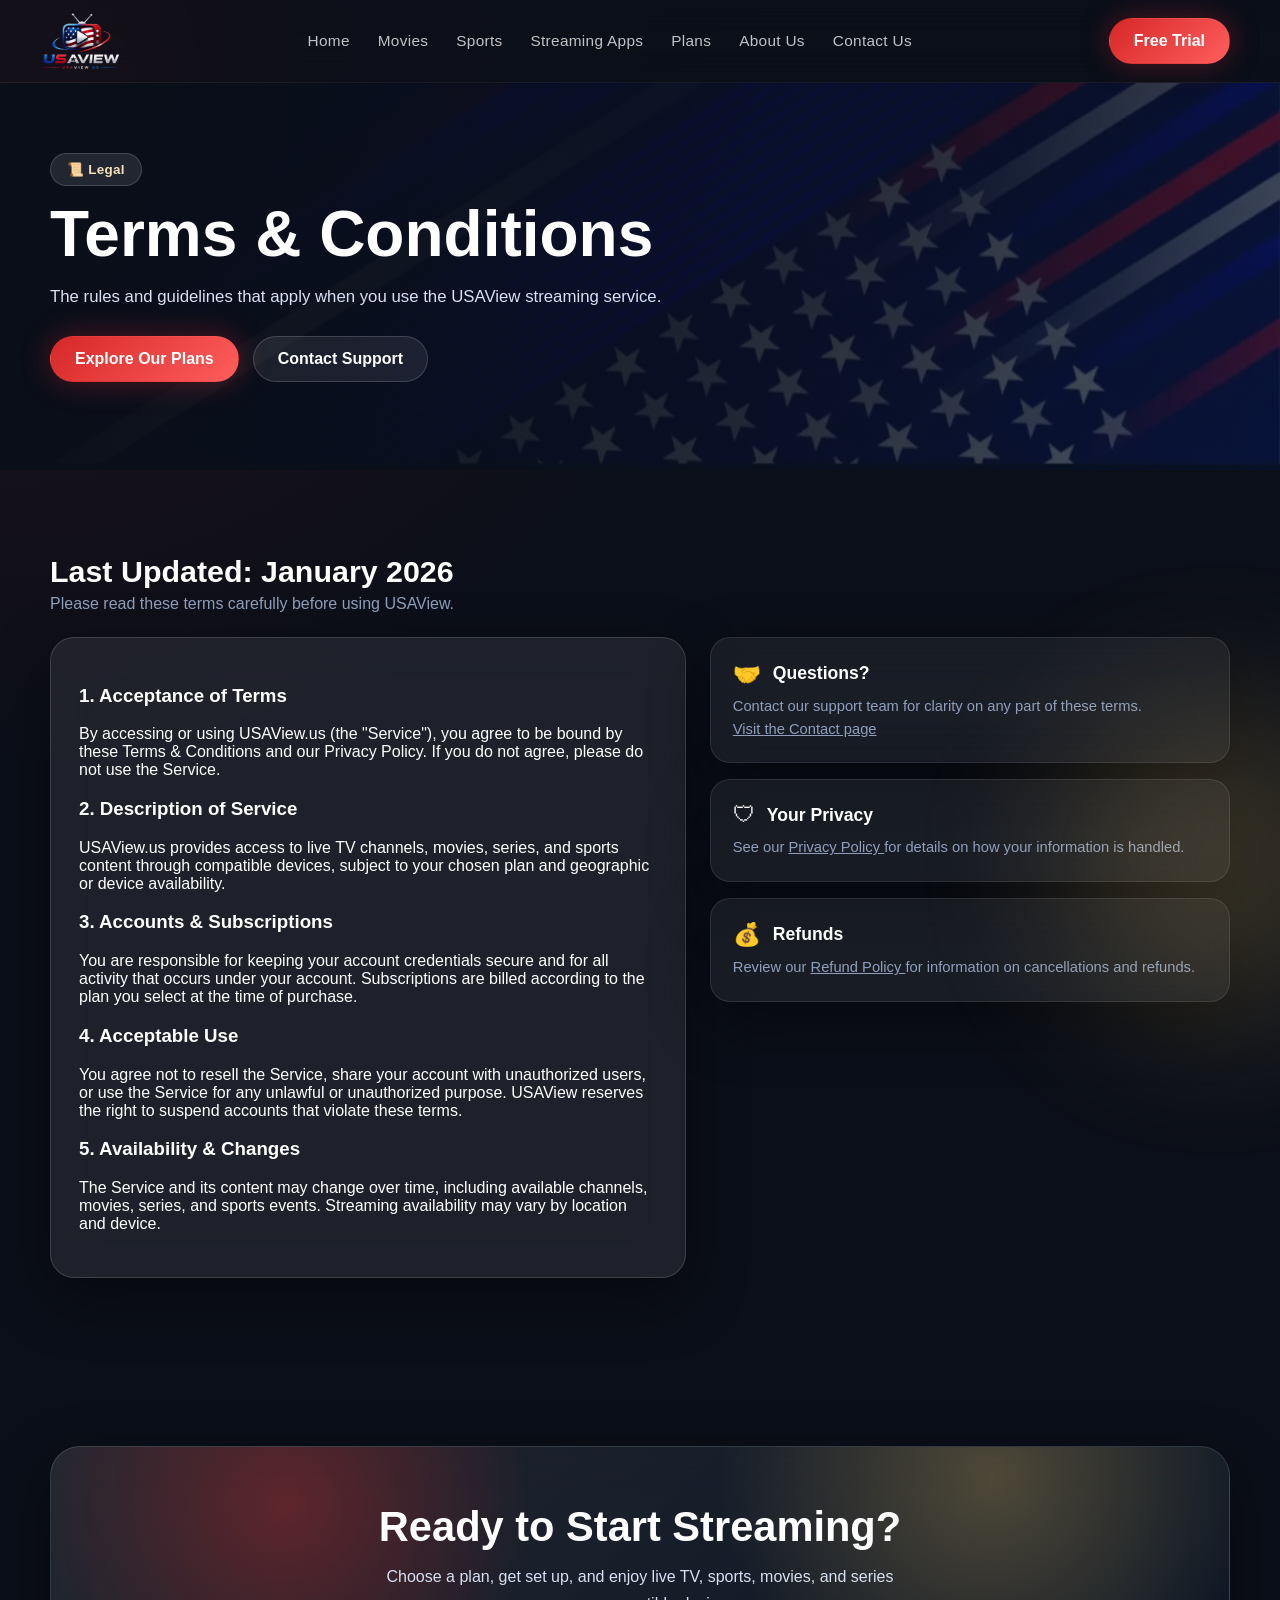
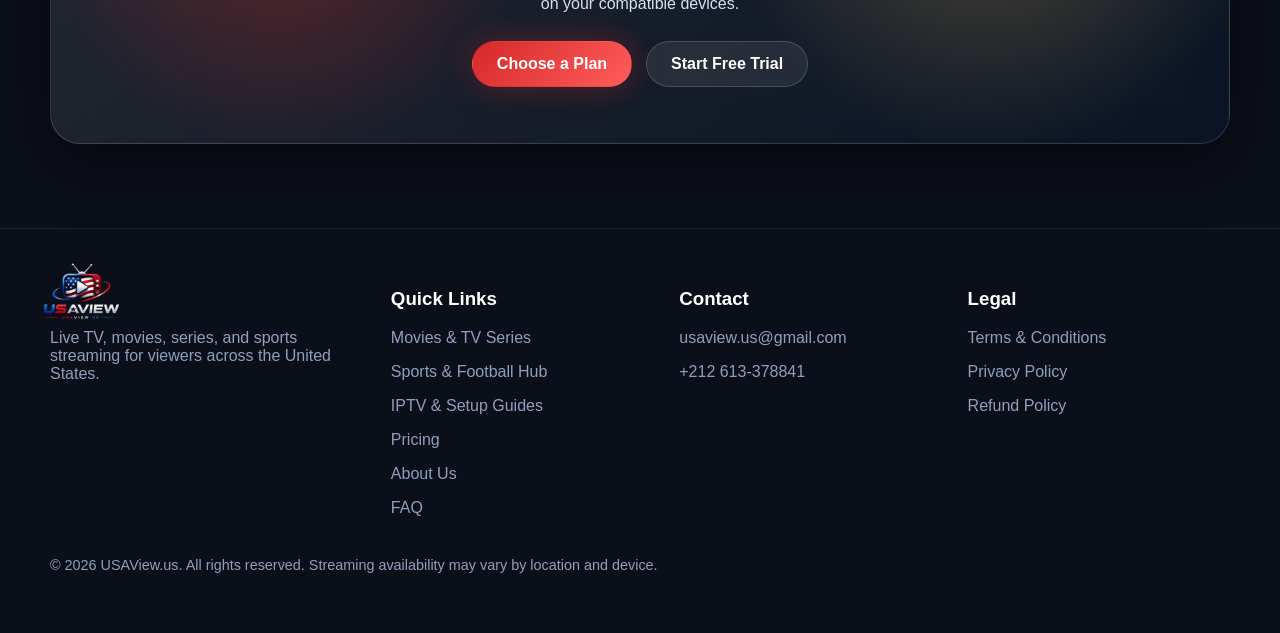
<file: terms.html>
<!DOCTYPE html>
<html lang="en">

<!--
  Terms & Conditions page for USAView.us.
  - Explains the terms of service for using the streaming platform.
  - Uses the same styling from style.css and interactive animations from scripts.js.
-->

<head>
    <meta charset="UTF-8" />
    <meta name="viewport" content="width=device-width, initial-scale=1.0" />
    <meta name="description"
        content="Read the Terms & Conditions for USAView.us - the rules and guidelines for using our live TV, movies, series, and sports streaming service." />
    <title>Terms &amp; Conditions | USAView.us</title>
    <link rel="apple-touch-icon" sizes="180x180" href="favicon_io/apple-touch-icon.png">
    <link rel="icon" type="image/png" sizes="32x32" href="favicon_io/favicon-32x32.png">
    <link rel="icon" type="image/png" sizes="16x16" href="favicon_io/favicon-16x16.png">
    <link rel="manifest" href="favicon_io/site.webmanifest">
    <link rel="stylesheet" href="style.css">
</head>

<body>
    <header>
        <div class="container">
            <nav>

                <a class="logo" href="/">
                    <img src="assets/imgs/logos/logo.webp" alt="USAView">
                </a>

                <a class="btn btn-primary btn-header"
                    href="https://wa.me/212613378841?text=hello%20usa%20view%20i%20want%20free%20trial%2024%20hours"
                    target="_blank" rel="noopener">
                    Free Trial
                </a>

                <button class="nav-toggle" aria-label="Toggle navigation" aria-expanded="false">
                    <span class="bar"></span>
                    <span class="bar"></span>
                    <span class="bar"></span>
                </button>

                <div class="nav-links" id="navLinks">
                    <a href="/">Home</a>
                    <a href="/movies">Movies</a>
                    <a href="/sports">Sports</a>
                    <a href="streaming-apps/">Streaming Apps</a>
                    <a href="/#plans">Plans</a>
                    <a href="/about">About Us</a>
                    <a href="/contact">Contact Us</a>
                </div>

            </nav>
        </div>
    </header>


    <main>

        <!-- Hero Section -->
        <section class="hero" aria-labelledby="hero-title">

            <div class="container hero-content">

                <div class="reveal">

                    <div class="pill">
                        📜 Legal
                    </div>

                    <h1 id="hero-title">
                        Terms & Conditions
                    </h1>

                    <p>
                        The rules and guidelines that apply when you use the USAView
                        streaming service.
                    </p>

                    <div class="hero-actions">

                        <a class="btn btn-primary" href="/#plans">
                            Explore Our Plans
                        </a>

                        <a class="btn btn-secondary" href="/contact">
                            Contact Support
                        </a>

                    </div>

                </div>

            </div>

        </section>


        <!-- Terms Content -->
        <section aria-labelledby="terms-heading">

            <div class="container">

                <div class="section-head reveal">

                    <div>

                        <h2 id="terms-heading">
                            Last Updated: January 2026
                        </h2>

                        <p>
                            Please read these terms carefully before using USAView.
                        </p>

                    </div>

                </div>


                <div class="contact-grid">

                    <div class="contact-form-card glass reveal">

                        <h3>1. Acceptance of Terms</h3>

                        <p>
                            By accessing or using USAView.us (the "Service"), you agree to
                            be bound by these Terms & Conditions and our Privacy Policy.
                            If you do not agree, please do not use the Service.
                        </p>

                        <h3>2. Description of Service</h3>

                        <p>
                            USAView.us provides access to live TV channels, movies,
                            series, and sports content through compatible devices, subject
                            to your chosen plan and geographic or device availability.
                        </p>

                        <h3>3. Accounts &amp; Subscriptions</h3>

                        <p>
                            You are responsible for keeping your account credentials
                            secure and for all activity that occurs under your account.
                            Subscriptions are billed according to the plan you select at
                            the time of purchase.
                        </p>

                        <h3>4. Acceptable Use</h3>

                        <p>
                            You agree not to resell the Service, share your account with
                            unauthorized users, or use the Service for any unlawful or
                            unauthorized purpose. USAView reserves the right to suspend
                            accounts that violate these terms.
                        </p>

                        <h3>5. Availability &amp; Changes</h3>

                        <p>
                            The Service and its content may change over time, including
                            available channels, movies, series, and sports events.
                            Streaming availability may vary by location and device.
                        </p>

                    </div>


                    <div class="contact-info reveal">

                        <div class="highlight-item glass">

                            <div class="highlight-header">

                                <span class="highlight-icon">
                                    🤝
                                </span>

                                <h4>
                                    Questions?
                                </h4>

                            </div>

                            <p>
                                Contact our support team for clarity on any part of these
                                terms.
                            </p>

                            <p>
                                <a href="/contact" style="color: inherit; text-decoration: underline;">
                                    Visit the Contact page
                                </a>
                            </p>

                        </div>


                        <div class="highlight-item glass">

                            <div class="highlight-header">

                                <span class="highlight-icon">
                                    🛡
                                </span>

                                <h4>
                                    Your Privacy
                                </h4>

                            </div>

                            <p>
                                See our
                                <a href="/privacy" style="color: inherit; text-decoration: underline;">
                                    Privacy Policy
                                </a>
                                for details on how your information is handled.
                            </p>

                        </div>


                        <div class="highlight-item glass">

                            <div class="highlight-header">

                                <span class="highlight-icon">
                                    💰
                                </span>

                                <h4>
                                    Refunds
                                </h4>

                            </div>

                            <p>
                                Review our
                                <a href="/refund-policy" style="color: inherit; text-decoration: underline;">
                                    Refund Policy
                                </a>
                                for information on cancellations and refunds.
                            </p>

                        </div>

                    </div>

                </div>

            </div>

        </section>



        <!-- CTA Section -->
        <section id="terms-cta">

            <div class="container">

                <div class="cta-box glass reveal">

                    <h2>
                        Ready to Start Streaming?
                    </h2>

                    <p>
                        Choose a plan, get set up, and enjoy live TV, sports, movies,
                        and series on your compatible devices.
                    </p>

                    <div class="cta-actions">

                        <a class="btn btn-primary" href="/#plans">
                            Choose a Plan
                        </a>

                        <a class="btn btn-secondary"
                            href="https://wa.me/212613378841?text=hello%20usa%20view%20i%20want%20free%20trial%2024%20hours"
                            target="_blank" rel="noopener">
                            Start Free Trial
                        </a>

                    </div>

                </div>

            </div>

        </section>

    </main>



    <footer>

        <div class="container footer-grid">

            <div>

                <div class="logo footer-logo" style="margin-bottom: 10px;">

                    <img src="assets/imgs/logos/logo.webp" alt="USAView" width="220" height="60">

                </div>

                <p>
                    Live TV, movies, series, and sports streaming for viewers
                    across the United States.
                </p>

            </div>


            <div>

                <h3 style="color: var(--white);">
                    Quick Links
                </h3>

                <p>
                    <a href="/movies">
                        Movies & TV Series
                    </a>
                </p>

                <p>
                    <a href="/sports">
                        Sports & Football Hub
                    </a>
                </p>

                <p>
                    <a href="streaming-apps/">
                        IPTV & Setup Guides
                    </a>
                </p>

                <p>
                    <a href="/#plans">
                        Pricing
                    </a>
                </p>

                <p>
                    <a href="/about">
                        About Us
                    </a>
                </p>

                <p>
                    <a href="/#faq">
                        FAQ
                    </a>
                </p>

            </div>


            <div>

                <h3 style="color: var(--white);">
                    Contact
                </h3>

                <p>
                    usaview.us@gmail.com
                </p>

                <p>
                    +212 613-378841
                </p>

            </div>


            <div>

                <h3 style="color: var(--white);">
                    Legal
                </h3>

                <p>
                    <a href="/terms">
                        Terms & Conditions
                    </a>
                </p>

                <p>
                    <a href="/privacy">
                        Privacy Policy
                    </a>
                </p>

                <p>
                    <a href="/refund-policy">
                        Refund Policy
                    </a>
                </p>

            </div>

        </div>


        <div class="container" style="margin-top: 24px; font-size: .9rem;">

            © 2026 USAView.us. All rights reserved.
            Streaming availability may vary by location and device.

        </div>

    </footer>


    <script src="scripts.js"></script>

</body>

</html>
</file>
<file: style.css>
/*
  style.css
  - Defines the look and feel of the website.
  - Uses CSS variables for consistent colors and theme values.
  - Includes responsive behavior for desktop, tablet, and mobile.
*/

:root {
    --bg: #0B0F19;
    --navy: #0A2342;
    --red: #D62828;
    --white: #FFFFFF;
    --gold: #FFD166;
    --muted: #8fa0bd;
    --glass: rgba(255, 255, 255, 0.08);
    --border: rgba(255, 255, 255, 0.14);
    --shadow: 0 20px 60px rgba(0, 0, 0, 0.45);
}

* {
    box-sizing: border-box;
}

html {
    scroll-behavior: smooth;
}

body {
    margin: 0;
    font-family: -apple-system, BlinkMacSystemFont, "Segoe UI", Roboto,
        "Helvetica Neue", Arial, sans-serif;
    background: radial-gradient(circle at top left, rgba(214, 40, 40, 0.12), transparent 30%), var(--bg);
    color: var(--white);
    overflow-x: hidden;
}

body::before,
body::after {
    content: '';
    position: fixed;
    inset: auto;
    width: 320px;
    height: 320px;
    border-radius: 50%;
    filter: blur(80px);
    opacity: 0.18;
    pointer-events: none;
    animation: floatShape 10s ease-in-out infinite;
}

body::before {
    top: -80px;
    left: -100px;
    background: var(--red);
}

body::after {
    bottom: -120px;
    right: -100px;
    background: var(--gold);
    animation-delay: -3s;
}

@keyframes floatShape {

    0%,
    100% {
        transform: translate3d(0, 0, 0) scale(1);
    }

    50% {
        transform: translate3d(20px, 30px, 0) scale(1.05);
    }
}

a {
    color: inherit;
    text-decoration: none;
}

img {
    max-width: 100%;
    display: block;
}

.container {
    width: min(1180px, calc(100% - 32px));
    margin: 0 auto;
}

.glass {
    background: var(--glass);
    border: 1px solid var(--border);
    backdrop-filter: blur(24px);
    -webkit-backdrop-filter: blur(24px);
    box-shadow: var(--shadow);
}

.btn {
    display: inline-flex;
    align-items: center;
    justify-content: center;
    gap: 10px;
    padding: 13px 24px;
    border-radius: 999px;
    font-weight: 600;
    transition: transform .25s ease, box-shadow .25s ease, background .25s ease;
    border: 1px solid transparent;
}

.btn:hover {
    transform: translateY(-2px);
}

.btn-primary {
    background: linear-gradient(135deg, var(--red), #ff5d5d);
    color: white;
    box-shadow: 0 0 30px rgba(214, 40, 40, 0.35);
}

.btn-secondary {
    background: rgba(255, 255, 255, 0.08);
    border-color: rgba(255, 255, 255, 0.16);
    color: var(--white);
}

.btn-gold {
    background: linear-gradient(135deg, var(--gold), #ffde7a);
    color: #07111d;
    box-shadow: 0 0 24px rgba(255, 209, 102, 0.3);
}

.pill {
    display: inline-flex;
    align-items: center;
    gap: 8px;
    padding: 8px 16px;
    border-radius: 999px;
    background: rgba(255, 255, 255, 0.1);
    border: 1px solid rgba(255, 255, 255, 0.16);
    font-size: .84rem;
    font-weight: 600;
    color: #f6e1bd;
    margin-bottom: 16px;
    letter-spacing: .02em;
}

/* Header and navigation styling */
header {
    position: sticky;
    top: 0;
    z-index: 50;
    background: rgba(11, 15, 25, 0.8);
    backdrop-filter: blur(18px);
    border-bottom: 1px solid rgba(255, 255, 255, 0.06);
}

nav {
    display: flex;
    align-items: center;
    justify-content: space-between;
    padding: 18px 0;
    gap: 16px;
    position: relative;
}

.nav-toggle {
    display: none;
    border: 1px solid rgba(255, 255, 255, 0.14);
    background: rgba(255, 255, 255, 0.06);
    color: var(--white);
    cursor: pointer;
    padding: 10px;
    margin-left: auto;
    position: relative;
    width: 44px;
    height: 44px;
    border-radius: 16px;
    transition: transform 0.25s ease, background 0.25s ease, border-color 0.25s ease;
}

.nav-toggle:hover {
    background: rgba(255, 255, 255, 0.12);
    transform: translateY(-1px);
}

.nav-toggle .bar {
    display: block;
    width: 24px;
    height: 2px;
    background: linear-gradient(90deg, rgba(255, 255, 255, 0.95), rgba(255, 255, 255, 0.7));
    border-radius: 999px;
    position: absolute;
    left: 10px;
    transition: transform 0.25s ease, opacity 0.25s ease, top 0.25s ease;
}

.nav-toggle .bar:nth-child(1) {
    top: 12px;
}

.nav-toggle .bar:nth-child(2) {
    top: 19px;
}

.nav-toggle .bar:nth-child(3) {
    top: 26px;
}

.nav-toggle.open .bar:nth-child(1) {
    transform: rotate(45deg);
    top: 19px;
}

.nav-toggle.open .bar:nth-child(2) {
    opacity: 0;
}

.nav-toggle.open .bar:nth-child(3) {
    transform: rotate(-45deg);
    top: 19px;
}

.logo {
    order: 1;
    display: flex;
    align-items: center;
    gap: 14px;
    font-weight: 800;
    letter-spacing: .06em;
    text-transform: uppercase;
    color: var(--white);
    transition: transform 0.25s ease, filter 0.25s ease;
}

.logo:hover {
    transform: translateY(-1px) scale(1.02);
    filter: drop-shadow(0 0 18px rgba(255, 214, 102, 0.42));
}

.logo img {
    display: block;
    max-height: 44px;
    width: auto;
    object-fit: contain;
    transform: scale(1.5);
    opacity: 0.98;
    transition: transform 0.25s ease, opacity 0.25s ease;
}

.logo:hover img {
    transform: scale(1.6);
    opacity: 0.99;

}

/* Desktop navigation links. Collapsible dropdown is handled in responsive rules below. */
.btn-header {
    order: 3;
    /* trial button stays last on desktop (as before), after nav-links */
}

.nav-links {
    order: 2;
    /* keep links between logo and trial button on desktop,
                 since the button now sits after them in the HTML source */
    display: flex;
    gap: 28px;
    color: rgba(255, 255, 255, 0.75);
    font-size: 0.96rem;
    letter-spacing: 0.02em;
}

.nav-links a {
    position: relative;
    padding: 4px 0;
    transition: color 0.25s ease;
}

.nav-links a::after {
    content: '';
    position: absolute;
    left: 0;
    bottom: -4px;
    width: 0;
    height: 2px;
    border-radius: 999px;
    background: linear-gradient(135deg, var(--gold), #ffdd7d);
    transition: width 0.25s ease;
}

.nav-links a:hover,
.nav-links a.active {
    color: var(--white);
}

.nav-links a:hover::after,
.nav-links a.active::after {
    width: 100%;
}

.hero {
    display: grid;
    align-items: center;
    position: relative;
    padding: 70px 0 60px;
    background: linear-gradient(130deg, rgba(4, 7, 14, 0.95), rgba(10, 35, 66, 0.55)), url('assets/imgs/logos/flag.webp') bottom/cover;
}

.guides-page .hero {
    padding: 56px 0 26px;
    position: relative;
    overflow: hidden;
    background: linear-gradient(180deg, rgba(11, 15, 25, 0.98) 0%, rgba(11, 15, 25, 1) 100%);
}

.guides-page .hero::before,
.guides-page .hero::after {
    content: "";
    position: absolute;
    border-radius: 50%;
    filter: blur(60px);
    opacity: 0.2;
    pointer-events: none;
}

.guides-page .hero::before {
    width: 240px;
    height: 240px;
    background: rgba(214, 40, 40, 0.7);
    top: -40px;
    left: -60px;
}

.guides-page .hero::after {
    width: 260px;
    height: 260px;
    background: rgba(255, 209, 102, 0.36);
    right: -60px;
    top: 30px;
}

.hero::after {
    content: '';
    position: absolute;
    inset: 0;
    background: linear-gradient(90deg, rgba(11, 15, 25, 0.9), rgba(11, 15, 25, 0.35));
    pointer-events: none;
}

.guides-page .hero::after {
    content: "";
    position: absolute;
    inset: 0;
    background: linear-gradient(180deg, rgba(11, 15, 25, 0.12), rgba(11, 15, 25, 0.06));
    pointer-events: none;
}

.hero-content {
    position: relative;
    z-index: 1;
    display: grid;
    grid-template-columns: 1.1fr .9fr;
    gap: 40px;
    align-items: center;
}

.guides-page .hero-content {
    position: relative;
    z-index: 1;
    display: grid;
    grid-template-columns: 1.08fr 0.92fr;
    gap: 34px;
    align-items: center;
}

.guides-page .hero-media {
    position: relative;
    padding: 14px;
    border-radius: 28px;
    background: linear-gradient(135deg, rgba(214, 40, 40, 0.16), rgba(10, 35, 66, 0.46));
    border: 1px solid rgba(255, 255, 255, 0.12);
    box-shadow: 0 24px 60px rgba(0, 0, 0, 0.32);
    transform: rotate(1.5deg);
    overflow: hidden;
}

.guides-page .hero-media::before {
    content: "";
    position: absolute;
    inset: -10px 14px auto auto;
    width: 90px;
    height: 90px;
    background: rgba(255, 209, 102, 0.18);
    border-radius: 50%;
    filter: blur(14px);
}

.guides-page .hero-media img {
    display: block;
    width: 100%;
    height: auto;
    border-radius: 22px;
    object-fit: cover;
}

.hero h1 {
    font-size: clamp(2.5rem, 5vw, 4.6rem);
    line-height: 1.02;
    margin: 0 0 16px;
    font-weight: 800;
}

.guides-page .hero h1 {
    margin: 0;
    font-size: clamp(2.2rem, 4vw, 4rem);
    line-height: 1.08;
    letter-spacing: -0.04em;
    max-width: 620px;
}

.hero p {
    color: #d7e1f3;
    font-size: 1.05rem;
    line-height: 1.7;
    margin: 0 0 24px;
    max-width: 620px;
}

.guides-page .hero p {
    margin: 18px 0 0;
    color: #c8d2eb;
    font-size: 1.05rem;
    line-height: 1.7;
    max-width: 600px;
}

.hero-actions {
    display: flex;
    flex-wrap: wrap;
    gap: 14px;
    margin-bottom: 28px;
}

.guides-page .hero-actions {
    display: flex;
    flex-wrap: wrap;
    gap: 12px;
    margin-top: 22px;
    margin-bottom: 0;
}

.stats-grid {
    display: grid;
    grid-template-columns: repeat(2, minmax(160px, 1fr));
    gap: 16px;
    margin-top: 20px;
}

.stat-card {
    padding: 16px 18px;
    border-radius: 20px;
    background: rgba(255, 255, 255, 0.08);
    border: 1px solid rgba(255, 255, 255, 0.12);
}

.stat-number {
    font-size: 1.25rem;
    font-weight: 800;
    color: var(--gold);
}

.stat-label {
    font-size: .85rem;
    color: var(--muted);
    margin-top: 6px;
}

.hero-card {
    padding: 24px;
    border-radius: 30px;
    position: relative;
    overflow: hidden;
    min-height: 460px;
    background: linear-gradient(135deg, rgba(255, 255, 255, 0.1), rgba(10, 35, 66, 0.28));
}

.guides-page .hero-card {
    position: relative;
    min-height: 420px;
    display: flex;
    flex-direction: column;
    justify-content: center;
    padding: 28px 30px;
    border-radius: 28px;
    overflow: hidden;
    background: linear-gradient(135deg, rgba(255, 255, 255, 0.08), rgba(10, 35, 66, 0.7));
    border: 1px solid rgba(255, 255, 255, 0.12);
    box-shadow: 0 24px 60px rgba(0, 0, 0, 0.32);
    transform: rotate(1.5deg);
}

.guides-page .hero-card::before {
    content: "";
    position: absolute;
    inset: 0;
    background: radial-gradient(circle at 20% 20%, rgba(214, 40, 40, 0.35), transparent 25%), radial-gradient(circle at 80% 10%, rgba(255, 209, 102, 0.25), transparent 28%);
    pointer-events: none;
}

.hero-card .pill {
    display: inline-block;
    padding: 8px 12px;
    border-radius: 999px;
    background: rgba(255, 255, 255, 0.12);
    font-size: .82rem;
    color: #f6e1bd;
    margin-bottom: 16px;
}

.guides-page .hero .pill {
    display: inline-flex;
    align-items: center;
    padding: 8px 14px;
    border-radius: 999px;
    background: rgba(255, 255, 255, 0.08);
    border: 1px solid rgba(255, 255, 255, 0.12);
    color: #f6dd9d;
    font-size: 0.78rem;
    font-weight: 700;
    letter-spacing: 0.08em;
    text-transform: uppercase;
    margin-bottom: 18px;
}

.hero-card h3 {
    font-size: 1.3rem;
    margin: 0 0 8px;
}

.hero-card ul {
    list-style: none;
    padding: 0;
    margin: 16px 0 0;
    color: #d9e5f7;
    display: grid;
    gap: 10px;
}

.hero-card li::before {
    content: '•';
    color: var(--gold);
    margin-right: 8px;
}

.hero-logo {
    display: flex;
    justify-content: center;
    align-items: center;
    margin-top: 20px;
    padding: 12px;
    border-radius: 20px;
    background: rgba(255, 255, 255, 0.06);
    border: 1px solid rgba(255, 255, 255, 0.1);
}

.hero-logo img {
    width: 100%;
    max-width: 220px;
    height: auto;
    object-fit: contain;
    filter: drop-shadow(0 0 18px rgba(255, 209, 102, 0.25));
}

.floating-orb {
    position: absolute;
    width: 120px;
    height: 120px;
    border-radius: 50%;
    background: radial-gradient(circle, rgba(255, 209, 102, 0.35), transparent 70%);
    filter: blur(8px);
    animation: pulse 4s ease-in-out infinite;
}

.floating-orb.one {
    top: 20px;
    right: 20px;
}

.floating-orb.two {
    bottom: 30px;
    left: 30px;
    animation-delay: -2s;
}

@keyframes pulse {

    0%,
    100% {
        transform: scale(1);
        opacity: .8;
    }

    50% {
        transform: scale(1.12);
        opacity: 1;
    }
}

section {
    padding: 84px 0;
}

.section-head {
    display: flex;
    justify-content: space-between;
    align-items: end;
    gap: 20px;
    margin-bottom: 24px;
}

.section-head h2 {
    font-size: 1.9rem;
    margin: 0;
}

.section-head p {
    color: var(--muted);
    margin: 6px 0 0;
}

.swiper {
    padding: 8px 0 36px;
}

/* ---- Swiper controls: dots + arrows in a row below the slider ---- */
.swiper .swiper-pagination {
    position: static;
    display: flex;
    justify-content: center;
    gap: 8px;
    margin-top: 50px;
    width: 100%;
}

.swiper .swiper-pagination-bullet {
    width: 8px;
    height: 8px;
    margin: 0;
    background: var(--border);
    opacity: 1;
    border-radius: 999px;
    transition: width .3s ease, background .3s ease;
}

.swiper .swiper-pagination-bullet-active {
    width: 26px;
    background: var(--gold);
}

.swiper .swiper-button-next,
.swiper .swiper-button-prev {
    top: auto;
    bottom: 18px;
    margin-top: 0;
    left: auto;
    right: auto;
    width: 42px;
    height: 42px;
    border-radius: 50%;
    background: var(--glass);
    border: 1px solid var(--border);
    backdrop-filter: blur(16px);
    color: var(--white);
    box-shadow: none;
    transition: background .25s ease, transform .25s ease, border-color .25s ease;
}

.swiper .swiper-button-next::after,
.swiper .swiper-button-prev::after {
    font-size: 16px;
    font-weight: 700;
}

.swiper .swiper-button-prev {
    left: calc(50% - 96px);
}

.swiper .swiper-button-next {
    left: calc(50% + 54px);
}

.swiper .swiper-button-next:hover,
.swiper .swiper-button-prev:hover {
    background: var(--red);
    border-color: transparent;
    transform: scale(1.08);
}

.swiper .swiper-button-next:active,
.swiper .swiper-button-prev:active {
    transform: scale(.94);
}

.swiper-wrapper {
    align-items: stretch;
}

.swiper-slide {
    height: auto;
    display: flex;
    padding: 12px;
}

.swiper-slide>* {
    width: 100%;
}

.movie-card,
.sports-card,
.plan-card,
.feature-card,
.device-card,
.app-card {
    border-radius: 24px;
    overflow: hidden;
    position: relative;
    transition: transform .3s ease, border-color .3s ease, box-shadow .3s ease;
}

.movie-card:hover,
.sports-card:hover,
.plan-card:hover,
.feature-card:hover,
.device-card:hover,
.app-card:hover {
    transform: translateY(-5px);
}

.movie-card {
    min-height: 390px;
}

.movie-card .thumb {
    height: 100%;
    min-height: 500px;
    background-size: cover;
    background-position: center;
    position: relative;
}

.movie-card .thumb img {
    width: 100%;
    height: 100%;
    object-fit: cover;
    position: absolute;
    inset: 0;
}

.movie-card .thumb::before {
    content: '';
    position: absolute;
    inset: 0;
    background: linear-gradient(180deg, rgba(0, 0, 0, 0.15), rgba(5, 10, 20, 0.92));
}

.movie-card .content {
    position: absolute;
    inset: 0;
    display: flex;
    flex-direction: column;
    justify-content: end;
    padding: 22px;
    z-index: 1;
}

.movie-card .badge {
    display: inline-flex;
    width: fit-content;
    padding: 6px 10px;
    border-radius: 999px;
    background: rgba(214, 40, 40, 0.9);
    font-size: .72rem;
    letter-spacing: .06em;
    margin-bottom: 8px;
}

.sports-card {
    padding: 24px;
    min-height: 220px;
    background: linear-gradient(135deg, rgba(255, 255, 255, 0.08), rgba(10, 35, 66, 0.2));
    border: 1px solid rgba(255, 255, 255, 0.12);
    display: flex;
    flex-direction: column;
    justify-content: space-between;
    height: 100%;
    border-color: rgba(214, 40, 40, 0.7);
    box-shadow: 0 0 22px rgba(214, 40, 40, 0.18);
}


.sports-card h3 {
    margin: 0 0 8px;
    font-size: 1.2rem;
}

.sports-card p {
    color: var(--muted);
    margin: 0;
    font-size: 0.9rem;
    line-height: 1.55;
    flex: 1;
}

.sport-icon,
.channel-logo {
    width: 58px;
    height: 58px;
    border-radius: 16px;
    display: grid;
    place-items: center;
    font-weight: 800;
    color: white;
    margin-bottom: 16px;
    overflow: hidden;
}

.sport-icon {
    font-size: 1.8rem;
    background: rgba(255, 255, 255, 0.07);
    border: 1px solid rgba(255, 255, 255, 0.1);
}

.channel-logo img {
    width: 100%;
    height: 100%;
    object-fit: contain;
}

.badge-row {
    display: flex;
    gap: 8px;
    flex-wrap: wrap;
    margin-top: auto;
    padding-top: 16px;
}

.pill-small {
    padding: 6px 10px;
    background: rgba(255, 255, 255, 0.09);
    border-radius: 999px;
    font-size: .72rem;
}

.steps-grid {
    display: grid;
    grid-template-columns: repeat(3, minmax(0, 1fr));
    gap: 20px;
}

.step-card {
    padding: 28px;
    border-radius: 24px;
    background: linear-gradient(135deg, rgba(255, 255, 255, 0.08), rgba(10, 35, 66, 0.25));
    border: 1px solid rgba(255, 255, 255, 0.12);
    position: relative;
    overflow: hidden;
    transition: transform .3s ease, border-color .3s ease, box-shadow .3s ease;
}

.step-card:hover {
    transform: translateY(-5px);
    border-color: rgba(214, 40, 40, 0.7);
    box-shadow: 0 0 22px rgba(214, 40, 40, 0.18);
}

.step-card .icon {
    width: 50px;
    height: 50px;
    border-radius: 14px;
    background: linear-gradient(135deg, var(--gold), rgba(255, 255, 255, 0.15));
    display: grid;
    place-items: center;
    color: #08121f;
    font-size: 1.25rem;
    margin-bottom: 16px;
}

.step-card h3 {
    margin: 0 0 8px;
    font-size: 1.15rem;
}

.step-card p {
    color: var(--muted);
    margin: 0;
    line-height: 1.6;
}

.step-number {
    position: absolute;
    top: 16px;
    right: 20px;
    font-size: 2.6rem;
    font-weight: 800;
    color: rgba(255, 255, 255, 0.08);
    line-height: 1;
    pointer-events: none;
}

.included-grid {
    display: grid;
    grid-template-columns: repeat(4, minmax(0, 1fr));
    gap: 18px;
}

.included-grid .feature-card {
    min-height: 180px;
}

.features-grid {
    display: grid;
    grid-template-columns: repeat(3, minmax(0, 1fr));
    gap: 20px;
}

.feature-card {
    padding: 24px;
    min-height: 220px;
    background: linear-gradient(135deg, rgba(255, 255, 255, 0.08), rgba(10, 35, 66, 0.25));
}

.feature-card .icon {
    width: 50px;
    height: 50px;
    border-radius: 14px;
    background: linear-gradient(135deg, var(--gold), rgba(147, 109, 109, 0.42));
    display: grid;
    place-items: center;
    color: #08121f;
    font-size: 2rem;
    margin-bottom: 16px;
}

.apps-grid {
    display: grid;
    grid-template-columns: repeat(3, minmax(0, 1fr));
    gap: 20px;
}

.app-card {
    min-height: 430px;
    overflow: hidden;
    display: flex;
    flex-direction: column;
    background: linear-gradient(135deg, rgba(255, 255, 255, 0.08), rgba(10, 35, 66, 0.25));
}

.app-image {
    position: relative;
    height: 170px;
    background: rgba(255, 255, 255, 0.06);
}

.app-image::after {
    content: '';
    position: absolute;
    inset: 0;
    background: linear-gradient(180deg, rgba(8, 18, 31, 0.04), rgba(8, 18, 31, 0.58));
    pointer-events: none;
}

.app-image img {
    width: 100%;
    height: 100%;
    object-fit: cover;
}

.app-label {
    position: absolute;
    left: 16px;
    bottom: 14px;
    z-index: 1;
    padding: 6px 10px;
    border: 1px solid rgba(255, 255, 255, 0.2);
    border-radius: 999px;
    background: rgba(8, 18, 31, 0.58);
    color: var(--white);
    font-size: .7rem;
    font-weight: 700;
    letter-spacing: .08em;
    text-transform: uppercase;
}

.app-content {
    padding: 22px;
    display: flex;
    flex: 1;
    flex-direction: column;
    align-items: flex-start;
}

.app-content h3 {
    margin: 0 0 8px;
    font-size: 1.2rem;
}

.app-content p {
    color: var(--muted);
    margin: 0 0 20px;
    line-height: 1.6;
}

.app-content .btn {
    margin-top: auto;
}

.device-grid {
    display: grid;
    grid-template-columns: repeat(4, minmax(0, 1fr));
    gap: 18px;
}

.device-card {
    padding: 20px;
    text-align: center;
    background: rgba(255, 255, 255, 0.07);
    border: 1px solid rgba(255, 255, 255, 0.12);
}

.device-card .device-icon {
    margin-bottom: 14px;
    display: flex;
    align-items: center;
    justify-content: center;
}

.device-card .device-icon img {
    width: clamp(44px, 8vw, 64px);
    height: auto;
    aspect-ratio: 1 / 1;
    object-fit: contain;
    border-radius: 12px;
    filter: drop-shadow(0 4px 10px rgba(0, 0, 0, 0.35));
    transition: transform 0.25s ease;
}

.device-card:hover .device-icon img {
    transform: scale(1.08);
}

/* About Page & Layout Grid Helpers */
.story-grid {
    display: grid;
    grid-template-columns: 1.15fr 0.85fr;
    gap: 28px;
    align-items: stretch;
}

.story-card {
    padding: 36px;
    border-radius: 28px;
    background: linear-gradient(135deg, rgba(255, 255, 255, 0.08), rgba(10, 35, 66, 0.25));
    border: 1px solid rgba(255, 255, 255, 0.12);
}

.story-card h3 {
    font-size: 1.45rem;
    margin: 0 0 16px;
    color: var(--white);
}

.story-card p {
    color: #d7e1f3;
    line-height: 1.75;
    margin: 0 0 18px;
    font-size: 1.02rem;
}

.story-card p:last-child {
    margin-bottom: 0;
}

.story-highlights {
    display: flex;
    flex-direction: column;
    gap: 16px;
    height: 100%;
}

.highlight-item {
    padding: 22px;
    border-radius: 20px;
    background: rgba(255, 255, 255, 0.06);
    border: 1px solid rgba(255, 255, 255, 0.1);
    transition: transform 0.3s ease, border-color 0.3s ease, box-shadow 0.3s ease;
}

.highlight-item:hover {
    transform: translateY(-3px);
    border-color: rgba(255, 209, 102, 0.4);
    box-shadow: 0 0 20px rgba(255, 209, 102, 0.15);
}

.highlight-header {
    display: flex;
    align-items: center;
    gap: 12px;
    margin-bottom: 8px;
}

.highlight-icon {
    font-size: 1.4rem;
}

.highlight-item h4 {
    margin: 0;
    font-size: 1.1rem;
    color: var(--white);
}

.highlight-item p {
    margin: 0;
    color: var(--muted);
    font-size: 0.92rem;
    line-height: 1.55;
}

.contact-grid {
    display: grid;
    grid-template-columns: 1.1fr 0.9fr;
    gap: 24px;
    align-items: start;
}

.contact-form-card {
    padding: 28px;
    border-radius: 24px;
}

.contact-form {
    display: grid;
    gap: 16px;
}

.form-field {
    display: grid;
    gap: 7px;
}

.form-field label {
    font-size: 0.85rem;
    font-weight: 600;
    color: #d7e1f3;
    letter-spacing: 0.02em;
}

.form-field input,
.form-field select,
.form-field textarea {
    width: 100%;
    padding: 13px 16px;
    border-radius: 14px;
    background: rgba(255, 255, 255, 0.08);
    border: 1px solid rgba(255, 255, 255, 0.16);
    color: var(--white);
    font-family: inherit;
    font-size: 0.95rem;
    outline: none;
    backdrop-filter: blur(16px);
    transition: border-color 0.25s ease, box-shadow 0.25s ease, background 0.25s ease;
}

.form-field textarea {
    resize: vertical;
    min-height: 120px;
}

.form-field select {
    appearance: none;
    -webkit-appearance: none;
    background-image: url("data:image/svg+xml;charset=UTF-8,%3Csvg xmlns='http://www.w3.org/2000/svg' width='12' height='8'%3E%3Cpath d='M1 1l5 5 5-5' stroke='%23FFD166' stroke-width='2' fill='none' stroke-linecap='round'/%3E%3C/svg%3E");
    background-repeat: no-repeat;
    background-position: right 16px center;
    cursor: pointer;
}

.form-field option {
    background: #0B0F19;
    color: var(--white);
}

.form-field input::placeholder,
.form-field textarea::placeholder {
    color: rgba(139, 158, 189, 0.7);
}

.form-field input:focus,
.form-field select:focus,
.form-field textarea:focus {
    border-color: rgba(255, 209, 102, 0.6);
    box-shadow: 0 0 24px rgba(255, 209, 102, 0.22);
    background: rgba(255, 255, 255, 0.12);
}

.contact-info {
    display: grid;
    gap: 16px;
}

.contact-form .btn {
    width: 100%;
}

.mission-grid {
    display: grid;
    grid-template-columns: repeat(3, minmax(0, 1fr));
    gap: 22px;
}

.mission-card {
    padding: 32px 28px;
    border-radius: 24px;
    background: linear-gradient(135deg, rgba(255, 255, 255, 0.08), rgba(10, 35, 66, 0.28));
    border: 1px solid rgba(255, 255, 255, 0.12);
    transition: transform .3s ease, border-color .3s ease, box-shadow .3s ease;
}

.mission-card:hover {
    transform: translateY(-5px);
    border-color: rgba(214, 40, 40, 0.6);
    box-shadow: 0 0 24px rgba(214, 40, 40, 0.18);
}

.mission-card .icon {
    width: 52px;
    height: 52px;
    border-radius: 14px;
    background: linear-gradient(135deg, var(--gold), rgba(255, 255, 255, 0.15));
    display: grid;
    place-items: center;
    font-size: 1.5rem;
    margin-bottom: 20px;
    color: #08121f;
}

.mission-card h3 {
    margin: 0 0 12px;
    font-size: 1.3rem;
}

.mission-card p {
    color: var(--muted);
    margin: 0;
    line-height: 1.65;
    font-size: 0.96rem;
}

.stats-grid-4 {
    display: grid;
    grid-template-columns: repeat(4, minmax(0, 1fr));
    gap: 16px;
    margin-top: 24px;
}

.tech-grid {
    display: grid;
    grid-template-columns: repeat(4, minmax(0, 1fr));
    gap: 20px;
}

.tech-card {
    padding: 26px;
    border-radius: 22px;
    background: linear-gradient(135deg, rgba(255, 255, 255, 0.07), rgba(10, 35, 66, 0.22));
    border: 1px solid rgba(255, 255, 255, 0.1);
    transition: transform .3s ease, border-color .3s ease;
}

.tech-card:hover {
    transform: translateY(-4px);
    border-color: rgba(255, 209, 102, 0.5);
}

.tech-card .tech-icon {
    font-size: 2rem;
    margin-bottom: 14px;
    display: inline-block;
}

.tech-card h3 {
    margin: 0 0 8px;
    font-size: 1.15rem;
}

.tech-card p {
    margin: 0;
    color: var(--muted);
    font-size: 0.92rem;
    line-height: 1.55;
}

/* Sports Page & Match Search Styles */
.search-input-box {
    position: relative;
    max-width: 680px;
    margin: 0 auto 24px;
}

.search-input-box input {
    width: 100%;
    padding: 16px 20px 16px 52px;
    border-radius: 999px;
    background: rgba(255, 255, 255, 0.08);
    border: 1px solid rgba(255, 255, 255, 0.16);
    color: var(--white);
    font-family: inherit;
    font-size: 1rem;
    outline: none;
    backdrop-filter: blur(16px);
    transition: border-color 0.25s ease, box-shadow 0.25s ease, background 0.25s ease;
}

.search-input-box input:focus {
    border-color: rgba(255, 209, 102, 0.6);
    box-shadow: 0 0 24px rgba(255, 209, 102, 0.22);
    background: rgba(255, 255, 255, 0.12);
}

.search-input-box .search-icon {
    position: absolute;
    left: 20px;
    top: 50%;
    transform: translateY(-50%);
    font-size: 1.15rem;
    color: var(--gold);
    pointer-events: none;
}

.search-input-box .search-clear {
    position: absolute;
    right: 16px;
    top: 50%;
    transform: translateY(-50%);
    background: rgba(255, 255, 255, 0.12);
    border: none;
    color: var(--white);
    width: 28px;
    height: 28px;
    border-radius: 50%;
    display: none;
    align-items: center;
    justify-content: center;
    cursor: pointer;
    font-size: 0.8rem;
    transition: background 0.2s ease;
}

.search-input-box .search-clear:hover {
    background: rgba(214, 40, 40, 0.6);
}

.filter-pills {
    display: flex;
    flex-wrap: wrap;
    justify-content: center;
    gap: 10px;
    margin-bottom: 36px;
}

.filter-pill {
    padding: 9px 18px;
    border-radius: 999px;
    background: rgba(255, 255, 255, 0.06);
    border: 1px solid rgba(255, 255, 255, 0.12);
    color: #d7e1f3;
    font-size: 0.88rem;
    font-weight: 600;
    cursor: pointer;
    transition: all 0.25s ease;
    display: inline-flex;
    align-items: center;
    gap: 6px;
}

.filter-pill:hover {
    background: rgba(255, 255, 255, 0.12);
    color: var(--white);
    transform: translateY(-2px);
}

.filter-pill.active {
    background: linear-gradient(135deg, var(--red), #ff5d5d);
    border-color: transparent;
    color: var(--white);
    box-shadow: 0 0 20px rgba(214, 40, 40, 0.4);
}

.matches-grid {
    display: grid;
    grid-template-columns: repeat(3, minmax(0, 1fr));
    gap: 22px;
}

.match-card {
    padding: 24px;
    border-radius: 24px;
    background: linear-gradient(135deg, rgba(255, 255, 255, 0.08), rgba(10, 35, 66, 0.28));
    border: 1px solid rgba(255, 255, 255, 0.12);
    display: flex;
    flex-direction: column;
    justify-content: space-between;
    position: relative;
    overflow: hidden;
    transition: transform 0.3s ease, border-color 0.3s ease, box-shadow 0.3s ease;
}

.match-card:hover {
    transform: translateY(-5px);
    border-color: rgba(255, 209, 102, 0.5);
    box-shadow: 0 12px 30px rgba(0, 0, 0, 0.4);
}

.match-card.is-live {
    border-color: rgba(214, 40, 40, 0.7);
    box-shadow: 0 0 24px rgba(214, 40, 40, 0.22);
}

.match-header {
    display: flex;
    align-items: center;
    justify-content: space-between;
    margin-bottom: 18px;
}

.league-tag {
    font-size: 0.8rem;
    font-weight: 700;
    color: var(--gold);
    display: flex;
    align-items: center;
    gap: 6px;
    text-transform: uppercase;
    letter-spacing: 0.04em;
}

.status-badge {
    padding: 4px 10px;
    border-radius: 999px;
    font-size: 0.72rem;
    font-weight: 700;
    letter-spacing: 0.05em;
    text-transform: uppercase;
}

.status-badge.live {
    background: rgba(214, 40, 40, 0.9);
    color: white;
    display: inline-flex;
    align-items: center;
    gap: 6px;
    animation: pulseLive 2s infinite;
}

.status-badge.upcoming {
    background: rgba(255, 255, 255, 0.1);
    color: #d7e1f3;
}

.status-badge.today {
    background: rgba(255, 209, 102, 0.2);
    color: var(--gold);
    border: 1px solid rgba(255, 209, 102, 0.35);
}

@keyframes pulseLive {

    0%,
    100% {
        opacity: 1;
    }

    50% {
        opacity: 0.75;
    }
}

.live-pulse-dot {
    width: 7px;
    height: 7px;
    border-radius: 50%;
    background: white;
    display: inline-block;
}

.teams-block {
    display: flex;
    align-items: center;
    justify-content: space-between;
    gap: 12px;
    margin: 12px 0 18px;
}

.team-item {
    display: flex;
    flex-direction: column;
    align-items: center;
    text-align: center;
    flex: 1;
    gap: 8px;
}

.team-crest {
    width: 48px;
    height: 48px;
    border-radius: 14px;
    background: rgba(255, 255, 255, 0.07);
    border: 1px solid rgba(255, 255, 255, 0.12);
    display: grid;
    place-items: center;
    font-size: 1.4rem;
    font-weight: 800;
}

.team-name {
    font-size: 0.95rem;
    font-weight: 700;
    color: var(--white);
    line-height: 1.25;
}

.match-center {
    display: flex;
    flex-direction: column;
    align-items: center;
    gap: 4px;
    min-width: 60px;
}

.vs-badge {
    font-size: 0.8rem;
    font-weight: 800;
    color: var(--muted);
    background: rgba(255, 255, 255, 0.06);
    padding: 3px 8px;
    border-radius: 6px;
}

.live-score {
    font-size: 1.3rem;
    font-weight: 800;
    color: var(--gold);
    letter-spacing: 0.08em;
}

.match-time {
    font-size: 0.78rem;
    color: var(--muted);
}

.match-footer {
    display: flex;
    align-items: center;
    justify-content: space-between;
    padding-top: 14px;
    border-top: 1px solid rgba(255, 255, 255, 0.08);
    gap: 10px;
}

.channel-badge {
    font-size: 0.76rem;
    color: #cbd7ea;
    display: flex;
    align-items: center;
    gap: 6px;
    background: rgba(255, 255, 255, 0.06);
    padding: 5px 10px;
    border-radius: 999px;
}

.no-matches-found {
    grid-column: 1 / -1;
    text-align: center;
    padding: 48px 24px;
    border-radius: 24px;
    background: rgba(255, 255, 255, 0.04);
    border: 1px solid rgba(255, 255, 255, 0.08);
    display: none;
}

.no-matches-found.visible {
    display: block;
}

.no-matches-found h3 {
    font-size: 1.4rem;
    margin: 0 0 8px;
}

.no-matches-found p {
    color: var(--muted);
    margin: 0 0 18px;
}

.channels-static-grid {
    display: grid;
    grid-template-columns: repeat(4, minmax(0, 1fr));
    gap: 18px;
}

.device-cta {
    text-align: center;
    margin-top: 28px;
}

.device-cta p {
    color: var(--muted);
    margin: 0 0 14px;
}

.pricing-grid {
    display: grid;
    grid-template-columns: repeat(3, minmax(0, 1fr));
    gap: 22px;
}

.plan-card {
    padding: 28px;
    background: linear-gradient(135deg, rgba(255, 255, 255, 0.09), rgba(10, 35, 66, 0.25));
    border: 1px solid rgba(255, 255, 255, 0.12);
    position: relative;
}

.plan-card.popular {
    border-color: rgba(255, 209, 102, 0.45);
    box-shadow: 0 0 25px rgba(255, 209, 102, 0.18);
}

.popular-badge {
    position: absolute;
    top: 16px;
    right: 16px;
    padding: 7px 10px;
    border-radius: 999px;
    background: rgba(255, 209, 102, 0.2);
    color: var(--gold);
    font-size: .75rem;
    font-weight: 700;
}

.price {
    font-size: 2.3rem;
    font-weight: 800;
    margin: 14px 0 10px;
}

.plan-card ul {
    list-style: none;
    padding: 0;
    color: #dce6f3;
    display: grid;
    gap: 10px;
    margin: 16px 0 24px;
}

.plan-card li::before {
    content: '✓';
    color: var(--gold);
    margin-right: 8px;
}

.pricing-note {
    text-align: center;
    color: var(--muted);
    margin-top: 24px;
    font-size: .95rem;
}

.cta-box {
    padding: 56px 32px;
    border-radius: 30px;
    text-align: center;
    background: linear-gradient(135deg, rgba(255, 255, 255, 0.1), rgba(10, 35, 66, 0.28));
    position: relative;
    overflow: hidden;
}

.cta-box::before {
    content: '';
    position: absolute;
    inset: 0;
    background: radial-gradient(circle at 20% 20%, rgba(214, 40, 40, 0.35), transparent 25%), radial-gradient(circle at 80% 10%, rgba(255, 209, 102, 0.25), transparent 28%);
    pointer-events: none;
}

.cta-box h2 {
    font-size: clamp(1.8rem, 4vw, 2.6rem);
    margin: 0 0 12px;
    position: relative;
}

.cta-box p {
    color: #d7e1f3;
    max-width: 520px;
    margin: 0 auto 24px;
    line-height: 1.7;
    position: relative;
}

.cta-actions {
    display: flex;
    flex-wrap: wrap;
    justify-content: center;
    gap: 14px;
    position: relative;
}

.faq-list {
    display: grid;
    gap: 12px;
}

.faq-category {
    color: var(--gold);
    font-size: 1.05rem;
    margin: 20px 0 4px;
    letter-spacing: .04em;
}

.faq-category:first-child {
    margin-top: 0;
}

.faq-item {
    border-radius: 18px;
    border: 1px solid rgba(255, 255, 255, 0.12);
    background: rgba(255, 255, 255, 0.06);
    overflow: hidden;
}

.faq-question {
    display: flex;
    align-items: center;
    justify-content: space-between;
    width: 100%;
    padding: 18px 20px;
    background: transparent;
    color: white;
    border: none;
    font: inherit;
    text-align: left;
    cursor: pointer;
}

.faq-answer {
    max-height: 0;
    overflow: hidden;
    transition: max-height .3s ease;
    padding: 0 20px;
    color: var(--muted);
}

.faq-item.active .faq-answer {
    max-height: 200px;
    padding: 0 20px 18px;
}

footer {
    padding: 40px 0 60px;
    border-top: 1px solid rgba(255, 255, 255, 0.08);
    color: var(--muted);
}

.footer-grid {
    display: grid;
    grid-template-columns: 1.2fr 1fr 1fr 1fr;
    gap: 26px;
}

.socials {
    display: flex;
    gap: 12px;
    margin-top: 12px;
}

.socials a {
    width: 38px;
    height: 38px;
    border-radius: 50%;
    display: grid;
    place-items: center;
    background: rgba(255, 255, 255, 0.08);
}

.reveal {
    opacity: 0;
    transform: translateY(22px);
    transition: opacity .6s ease, transform .6s ease;
}

.reveal.visible {
    opacity: 1;
    transform: translateY(0);
}

/*
  ============================================================
  RESPONSIVE BREAKPOINTS
  ------------------------------------------------------------
  980px  -> "tablet range" (681px - 980px): nav collapses into
            a hamburger menu here too (previously only kicked in
            at 680px, which left a broken hybrid layout when a
            phone's browser reports a ~980px CSS viewport, e.g.
            Chrome's "Desktop site" toggle). Multi-column grids
            drop to 2 columns, but hero-content stays side-by-side
            (1fr 1fr) instead of stacking — stacking is reserved
            for true phone widths below.
  680px  -> phone range: hero-content stacks to 1 column, hero
            padding/heights shrink further, nav dropdown styling
            is inherited from the 980px block above.
  ============================================================
*/

@media (max-width: 980px) {

    nav {
        flex-wrap: wrap;
    }

    .nav-toggle {
        display: inline-block;
    }

    .nav-links {
        position: absolute;
        top: calc(100% + 8px);
        left: 0;
        right: 0;
        display: flex;
        width: 100%;
        flex-direction: column;
        gap: 12px;
        padding: 0;
        max-height: 0;
        overflow: hidden;
        opacity: 0;
        transition: max-height 0.35s ease, opacity 0.25s ease, padding 0.35s ease;
        order: 4;
        background: rgba(9, 13, 26, 0.98);
        border-radius: 24px;
        border: 1px solid rgba(255, 255, 255, 0.08);
        box-shadow: 0 28px 60px rgba(0, 0, 0, 0.28);
        z-index: 100;
        backdrop-filter: blur(18px);
    }

    .nav-links.open {
        max-height: 480px;
        opacity: 1;
        padding: 18px 0 14px;
    }

    .nav-links a {
        padding: 12px 20px;
        color: rgba(255, 255, 255, 0.92);
        border-radius: 16px;
        background: rgba(255, 255, 255, 0.04);
        transition: background 0.25s ease, color 0.25s ease;
    }

    .nav-links a:hover,
    .nav-links a.active {
        background: rgba(255, 255, 255, 0.10);
        color: var(--white);
    }

    .nav-toggle {
        order: 2;
        /* hamburger sits between logo and trial button on mobile */
        margin-left: auto;
        margin-right: auto;
    }

    .btn-header {
        order: 3;
        margin-left: 0;
        margin-right: 0;
        padding: 9px 14px;
        font-size: 0.85rem;
        white-space: nowrap;
    }

    .logo {
        order: 1;
    }

    .nav-links {
        order: 4;
    }

    /* Softer, tablet-appropriate hero sizing instead of jumping
       straight from full desktop values to the phone values below. */
    .hero {
        padding: 55px 0;
    }

    .hero-card {
        min-height: 400px;
    }

    /* NOTE: .hero-content is intentionally left at 1.1fr .9fr (its
       base rule) through this range, so text and card sit side by
       side like a tablet. It only stacks to 1 column at 680px. */
    .features-grid,
    .apps-grid,
    .pricing-grid,
    .footer-grid,
    .story-grid,
    .mission-grid,
    .contact-grid {
        grid-template-columns: 1fr 1fr;
    }

    .stats-grid-4,
    .tech-grid,
    .matches-grid,
    .channels-static-grid {
        grid-template-columns: repeat(2, minmax(0, 1fr));
    }

    .steps-grid {
        grid-template-columns: 1fr 1fr;
    }

    .included-grid {
        grid-template-columns: repeat(2, minmax(0, 1fr));
    }

    .device-grid {
        grid-template-columns: repeat(2, minmax(0, 1fr));
    }

    /* Guides page hero: .guides-page .hero-content has higher
       specificity than the generic .hero-content overrides above,
       so it needs its own rule to actually shrink on tablets. */
    .guides-page .hero {
        padding: 44px 0 20px;
    }

    .guides-page .hero-content {
        gap: 26px;
    }

    .guides-page .hero h1 {
        font-size: clamp(1.9rem, 5vw, 2.8rem);
    }

    .guides-page .hero p {
        font-size: 0.98rem;
        margin-top: 14px;
    }

    .guides-page .hero-media {
        padding: 10px;
        border-radius: 20px;
        transform: rotate(0.8deg);
    }

    .guides-page .hero-media img {
        border-radius: 14px;
    }
}

@media (max-width: 680px) {

    .features-grid,
    .apps-grid,
    .pricing-grid,
    .footer-grid,
    .steps-grid,
    .included-grid,
    .story-grid,
    .mission-grid,
    .tech-grid,
    .matches-grid,
    .contact-grid,
    .hero-content {
        grid-template-columns: 1fr;
    }

    /* Stat cards and compact card grids stay 2-up on phone instead of stacking to 1 column */
    .stats-grid,
    .stats-grid-4,
    .device-grid,
    .channels-static-grid {
        grid-template-columns: repeat(2, minmax(0, 1fr));
        gap: 12px;
    }

    .stat-card {
        padding: 14px 12px;
    }

    .stat-number {
        font-size: 1.05rem;
    }

    .stat-label {
        font-size: .78rem;
    }

    .sports-card {
        padding: 16px 12px;
        min-height: auto;
        border-radius: 18px;
    }

    .sports-card h3 {
        font-size: 0.98rem;
        margin-bottom: 6px;
    }

    .sports-card p {
        font-size: 0.8rem;
        line-height: 1.45;
    }

    .sport-icon,
    .channel-logo {
        width: 44px;
        height: 44px;
        border-radius: 12px;
        margin-bottom: 12px;
    }

    .sport-icon {
        font-size: 1.4rem;
    }

    .badge-row {
        gap: 6px;
        padding-top: 10px;
    }

    .pill-small {
        padding: 4px 8px;
        font-size: 0.65rem;
    }

    .device-card {
        padding: 16px 10px;
        border-radius: 18px;
    }

    .device-card .device-icon {
        margin-bottom: 8px;
    }

    .device-card .device-icon img {
        width: 40px;
        border-radius: 10px;
        margin-bottom: 6px;
    }

    .device-card h3 {
        font-size: 0.92rem;
        margin: 0 0 4px;
    }

    .device-card p {
        font-size: 0.78rem;
        line-height: 1.35;
        margin: 0;
    }

    .hero {
        min-height: auto;
        padding-top: 50px;
    }

    .hero-card {
        min-height: 360px;
    }

    .hero-logo img {
        max-width: 160px;
    }

    .section-head {
        flex-direction: column;
        align-items: start;
    }

    /* Guides page hero on phones: these must override the
       higher-specificity .guides-page rules, which the generic
       .hero-content stacking rule above can't beat. */
    .guides-page .hero {
        padding: 36px 0 16px;
    }

    .guides-page .hero-content {
        grid-template-columns: 1fr;
        gap: 22px;
    }

    .guides-page .hero h1 {
        font-size: clamp(1.7rem, 8vw, 2.2rem);
        letter-spacing: -0.02em;
    }

    .guides-page .hero p {
        font-size: 0.95rem;
        line-height: 1.6;
    }

    .guides-page .hero-actions {
        margin-top: 18px;
        gap: 10px;
    }

    .guides-page .hero-actions .btn {
        flex: 1 1 100%;
        justify-content: center;
        text-align: center;
    }

    .guides-page .hero-media {
        padding: 8px;
        border-radius: 18px;
        transform: none;
        box-shadow: 0 14px 34px rgba(0, 0, 0, 0.28);
    }

    .guides-page .hero-media img {
        border-radius: 12px;
    }

    /* Shrink the decorative blur circles so they don't dominate
       the small hero or force horizontal overflow. */
    .guides-page .hero::before {
        width: 140px;
        height: 140px;
        top: -50px;
        left: -70px;
    }

    .guides-page .hero::after {
        width: 150px;
        height: 150px;
        right: -70px;
        top: 10px;
    }
}

/* Movies & TV Series Grid and Genre Badges */
.movies-catalog-grid {
    display: grid;
    grid-template-columns: repeat(4, minmax(0, 1fr));
    gap: 22px;
}

.genre-chips-container {
    display: flex;
    flex-wrap: wrap;
    gap: 12px;
    margin-top: 16px;
}

.genre-chip {
    display: inline-flex;
    align-items: center;
    gap: 8px;
    padding: 10px 18px;
    border-radius: 999px;
    background: rgba(255, 255, 255, 0.07);
    border: 1px solid rgba(255, 255, 255, 0.13);
    color: var(--white);
    font-size: 0.92rem;
    font-weight: 600;
    transition: transform 0.25s ease, background 0.25s ease, border-color 0.25s ease, box-shadow 0.25s ease;
}

.genre-chip:hover {
    transform: translateY(-2px);
    background: rgba(255, 255, 255, 0.13);
    border-color: rgba(255, 209, 102, 0.5);
    box-shadow: 0 0 16px rgba(255, 209, 102, 0.15);
}

.genre-chip .genre-icon {
    font-size: 1.15rem;
}

.movie-card .desc {
    font-size: 0.84rem;
    color: #cbd7ea;
    line-height: 1.45;
    margin: 6px 0 0;
    display: -webkit-box;
    -webkit-line-clamp: 2;
    line-clamp: 2;
    -webkit-box-orient: vertical;
    overflow: hidden;
}

.movie-card .meta-row {
    display: flex;
    align-items: center;
    justify-content: space-between;
    gap: 8px;
    margin-top: 4px;
}

.movie-card .meta-row .genre-text {
    font-size: 0.82rem;
    color: var(--muted);
}

.movie-card .meta-row .year-text {
    font-size: 0.8rem;
    color: var(--gold);
    font-weight: 600;
}

@media (max-width: 980px) {
    .movies-catalog-grid {
        grid-template-columns: repeat(2, minmax(0, 1fr));
    }
}

@media (max-width: 680px) {
    .movies-catalog-grid {
        grid-template-columns: 1fr;
    }
}


/* ----- Guide Header (distinct from .hero) ----- */
.guide-header {
    padding: 72px 0 48px;
    position: relative;
}

.downloader-page .guide-header {
    padding: 56px 0 26px;
    position: relative;
    overflow: hidden;
}

.downloader-page .guide-header::before,
.downloader-page .guide-header::after {
    content: "";
    position: absolute;
    border-radius: 50%;
    filter: blur(60px);
    opacity: 0.2;
    pointer-events: none;
}

.downloader-page .guide-header::before {
    width: 240px;
    height: 240px;
    background: rgba(214, 40, 40, 0.7);
    top: -40px;
    left: -60px;
}

.downloader-page .guide-header::after {
    width: 260px;
    height: 260px;
    background: rgba(255, 209, 102, 0.36);
    right: -60px;
    top: 30px;
}

.guide-header-grid {
    display: grid;
    grid-template-columns: 1.1fr .9fr;
    gap: 40px;
    align-items: center;
}

.downloader-page .guide-header-grid {
    position: relative;
    display: grid;
    grid-template-columns: 1.08fr 0.92fr;
    gap: 34px;
    align-items: center;
}

.guide-header h1 {
    font-size: clamp(1.9rem, 4vw, 2.8rem);
    line-height: 1.15;
    margin: 0 0 16px;
}

.downloader-page .guide-header h1 {
    margin: 0;
    font-size: clamp(2.2rem, 4vw, 4rem);
    line-height: 1.08;
    letter-spacing: -0.04em;
    max-width: 620px;
}

.guide-header .lead {
    color: var(--muted);
    font-size: 1.02rem;
    line-height: 1.7;
    margin: 0 0 24px;
    max-width: 560px;
}

.downloader-page .guide-header .lead {
    margin: 18px 0 0;
    color: #c8d2eb;
    font-size: 1.05rem;
    line-height: 1.7;
    max-width: 600px;
}

.guide-header-media {
    border-radius: 24px;
    overflow: hidden;
    border: 1px solid rgba(255, 255, 255, 0.12);
    box-shadow: var(--shadow);
    background: linear-gradient(135deg, rgba(214, 40, 40, 0.15), rgba(10, 35, 66, 0.3));
}

.downloader-page .guide-header-media {
    position: relative;
    padding: 14px;
    border-radius: 28px;
    background: linear-gradient(135deg, rgba(214, 40, 40, 0.16), rgba(10, 35, 66, 0.46));
    border: 1px solid rgba(255, 255, 255, 0.12);
    box-shadow: 0 24px 60px rgba(0, 0, 0, 0.32);
    transform: rotate(1.5deg);
}

.downloader-page .guide-header-media::before {
    content: "";
    position: absolute;
    inset: -10px 14px auto auto;
    width: 90px;
    height: 90px;
    background: rgba(255, 209, 102, 0.18);
    border-radius: 50%;
    filter: blur(14px);
}

.guide-header-media img {
    width: 100%;
    height: auto;
    display: block;
    object-fit: cover;
}

.downloader-page .guide-header-media img {
    display: block;
    width: 100%;
    height: auto;
    border-radius: 22px;
    object-fit: cover;
}

.guide-actions {
    display: flex;
    flex-wrap: wrap;
    gap: 12px;
}

.downloader-page .guide-actions {
    display: flex;
    flex-wrap: wrap;
    gap: 12px;
    margin-top: 22px;
}

.downloader-page .guide-header .pill {
    display: inline-flex;
    align-items: center;
    padding: 8px 14px;
    border-radius: 999px;
    background: rgba(255, 255, 255, 0.08);
    border: 1px solid rgba(255, 255, 255, 0.12);
    color: #f6dd9d;
    font-size: 0.78rem;
    font-weight: 700;
    letter-spacing: 0.08em;
    text-transform: uppercase;
    margin-bottom: 18px;
}

.downloader-page .breadcrumbs {
    margin-bottom: 18px;
    color: #b8c7e8;
}

.downloader-page .breadcrumbs a {
    color: #dfe8fa;
}

/* ----- Breadcrumbs ----- */
.breadcrumbs {
    display: flex;
    flex-wrap: wrap;
    align-items: center;
    gap: 8px;
    font-size: .85rem;
    color: var(--muted);
    margin-bottom: 18px;
}

.breadcrumbs a {
    color: var(--muted);
    transition: color .25s ease;
}

.breadcrumbs a:hover {
    color: var(--gold);
}

.breadcrumbs .current {
    color: var(--white);
    font-weight: 600;
}

/* ----- Guide Steps (ordered list with numbered items) ----- */
.guide-step {
    scroll-margin-top: 90px;
}

.guide-list {
    list-style: none;
    counter-reset: guideItem;
    padding: 0;
    margin: 8px 0 0;
    display: grid;
    gap: 26px;
}

.guide-list-item {
    counter-increment: guideItem;
    display: grid;
    gap: 14px;
    position: relative;
    padding: 20px 24px;
    border-radius: 22px;
    background: linear-gradient(135deg, rgba(255, 255, 255, 0.07), rgba(10, 35, 66, 0.22));
    border: 1px solid rgba(255, 255, 255, 0.12);
    transition: transform .3s ease, border-color .3s ease;
}

.guide-list-item:hover {
    transform: translateY(-4px);
    border-color: rgba(214, 40, 40, 0.6);
}

.guide-list-item::before {
    content: counter(guideItem);
    position: absolute;
    top: 20px;
    right: 20px;
    font-size: 2.2rem;
    font-weight: 800;
    color: rgba(255, 209, 102, 0.16);
    line-height: 1;
    pointer-events: none;
}

.guide-list-content h3 {
    margin: 0 0 8px;
    font-size: 1.15rem;
}

.guide-list-content p {
    color: var(--muted);
    line-height: 1.65;
    margin: 0;
}

.guide-list-content p + p {
    margin-top: 10px;
}

/* ----- Screenshot placeholders ----- */
.image-placeholder {
    border-radius: 16px;
    overflow: hidden;
    background: rgba(255, 255, 255, 0.05);
    border: 1px solid rgba(255, 255, 255, 0.1);
}

.image-placeholder img {
    width: 100%;
    height: auto;
    display: block;
    object-fit: cover;
}

/* ----- Device settings block (Step 2) ----- */
.device-block {
    margin-top: 10px;
    padding: clamp(20px, 4vw, 34px);
    border-radius: 26px;
    background: linear-gradient(135deg, rgba(255, 255, 255, 0.06), rgba(10, 35, 66, 0.25));
    border: 1px solid rgba(255, 255, 255, 0.12);
}

.device-block>h3 {
    font-size: 1.3rem;
    margin: 0 0 8px;
}

.device-block>p {
    color: var(--muted);
    line-height: 1.65;
    margin: 0 0 4px;
}

/* ----- Success message ----- */
.guide-success {
    margin-top: 22px;
    padding: 18px 22px;
    border-radius: 18px;
    background: rgba(255, 209, 102, 0.12);
    border: 1px solid rgba(255, 209, 102, 0.35);
    color: #f6e1bd;
}

.guide-success p {
    margin: 0;
    font-weight: 600;
}

/* On laptops and desktops, each step becomes a compact two-column card:
   text on the left, screenshot on the right. Nested screenshots (e.g. the
   "Enable Installation" step with two images) stay single-column and are
   capped in width so the card stays compact. */
@media (min-width: 981px) {
    .guide-list-item {
        grid-template-columns: minmax(0, 1fr) minmax(0, 1.2fr);
        gap: 28px;
        align-items: center;
        padding: 20px 26px;
    }

    .guide-list-item:not(:has(> .image-placeholder)) {
        grid-template-columns: minmax(0, 1fr);
    }

    .guide-list-content .image-placeholder {
        max-width: 640px;
        margin-inline: auto;
    }
}

/* Device compatibility cards inside the Downloader guide */
.guide-device-grid {
    grid-template-columns: repeat(2, minmax(0, 1fr));
    gap: 18px;
}

.guide-device-grid .device-card .btn {
    width: 100%;
}

@media (max-width: 680px) {
    .guide-device-grid {
        grid-template-columns: 1fr;
    }
}

@media (max-width: 980px) {
    .guide-header-grid {
        grid-template-columns: 1fr;
    }

    .guide-header-media {
        order: -1;
        max-width: 560px;
    }

    .downloader-page .guide-header-grid {
        grid-template-columns: 1fr;
    }
}

@media (max-width: 680px) {
    .guide-header {
        padding: 48px 0 32px;
    }

    .downloader-page .guide-header {
        padding-top: 42px;
    }

    .downloader-page .guide-header-media {
        transform: none;
    }

    .guide-list-item {
        padding: 18px;
    }

    .guide-list-item::before {
        font-size: 1.8rem;
    }
}
</file>
